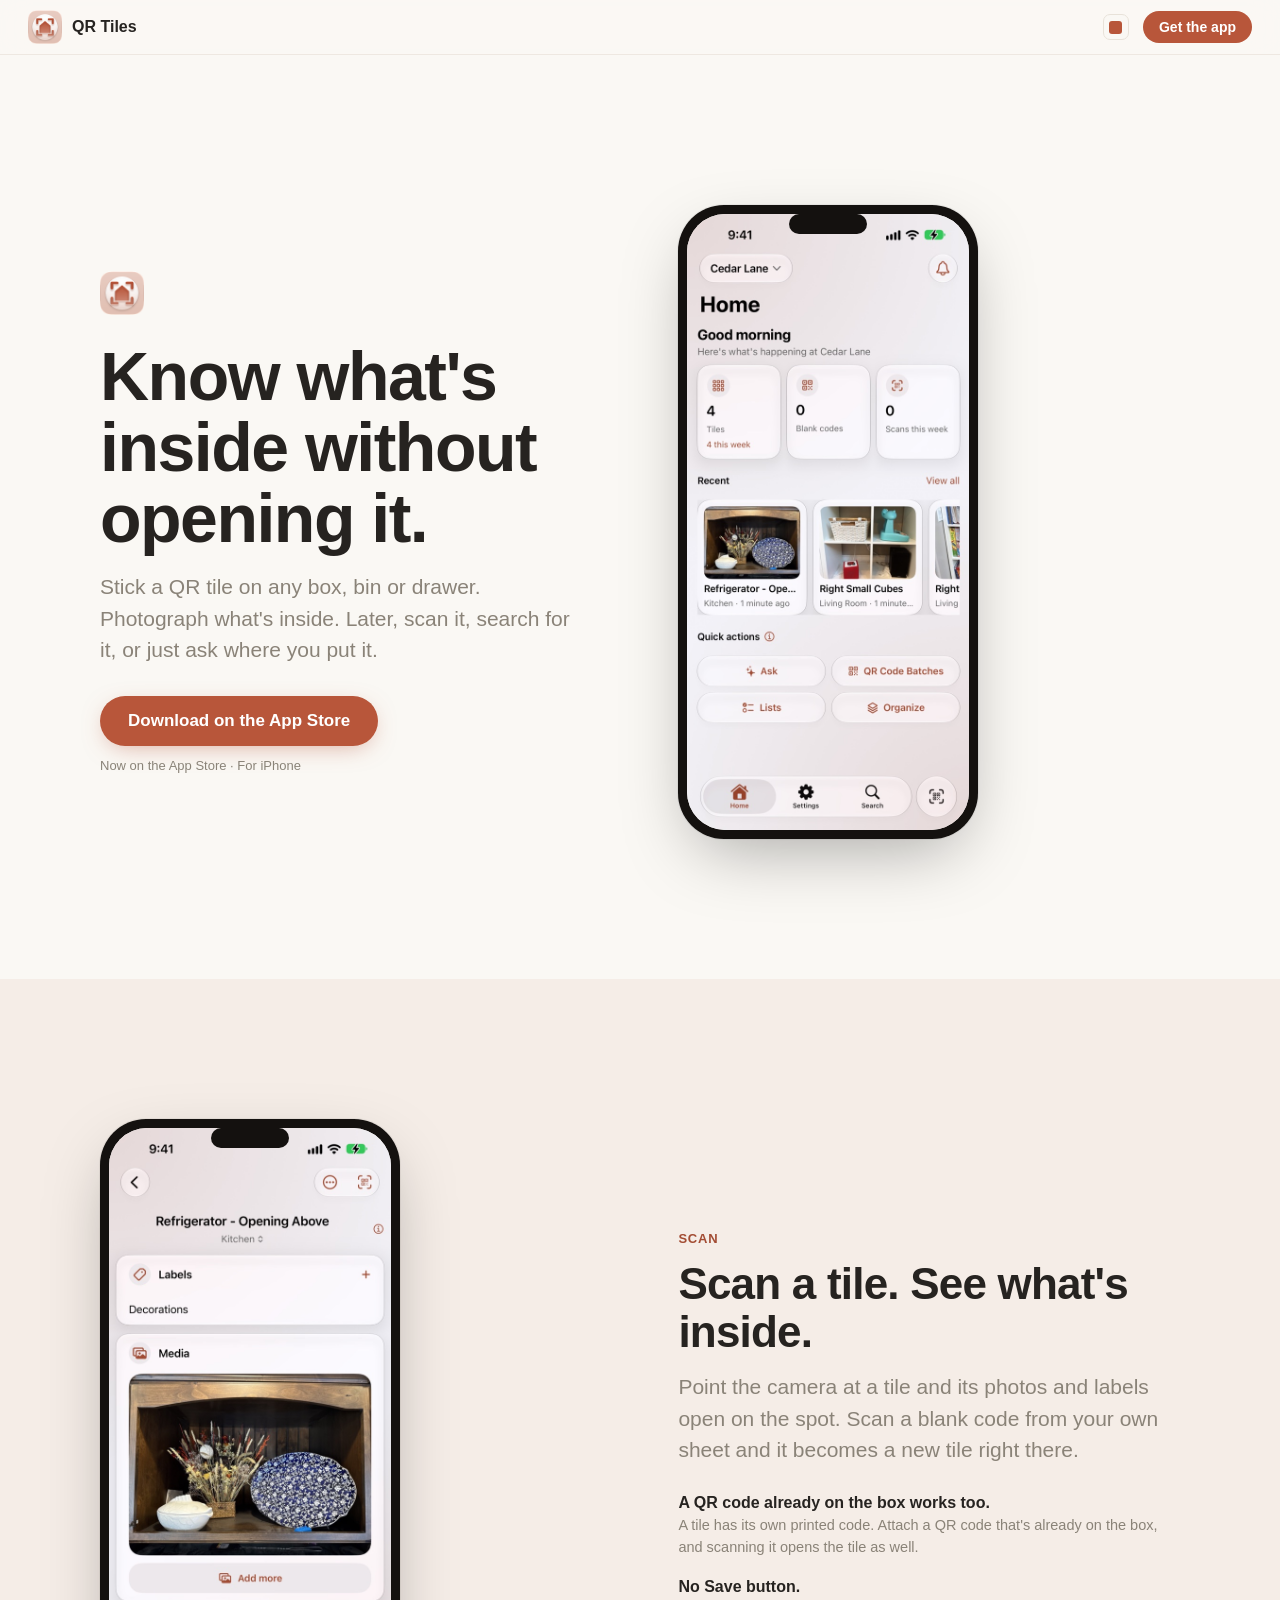
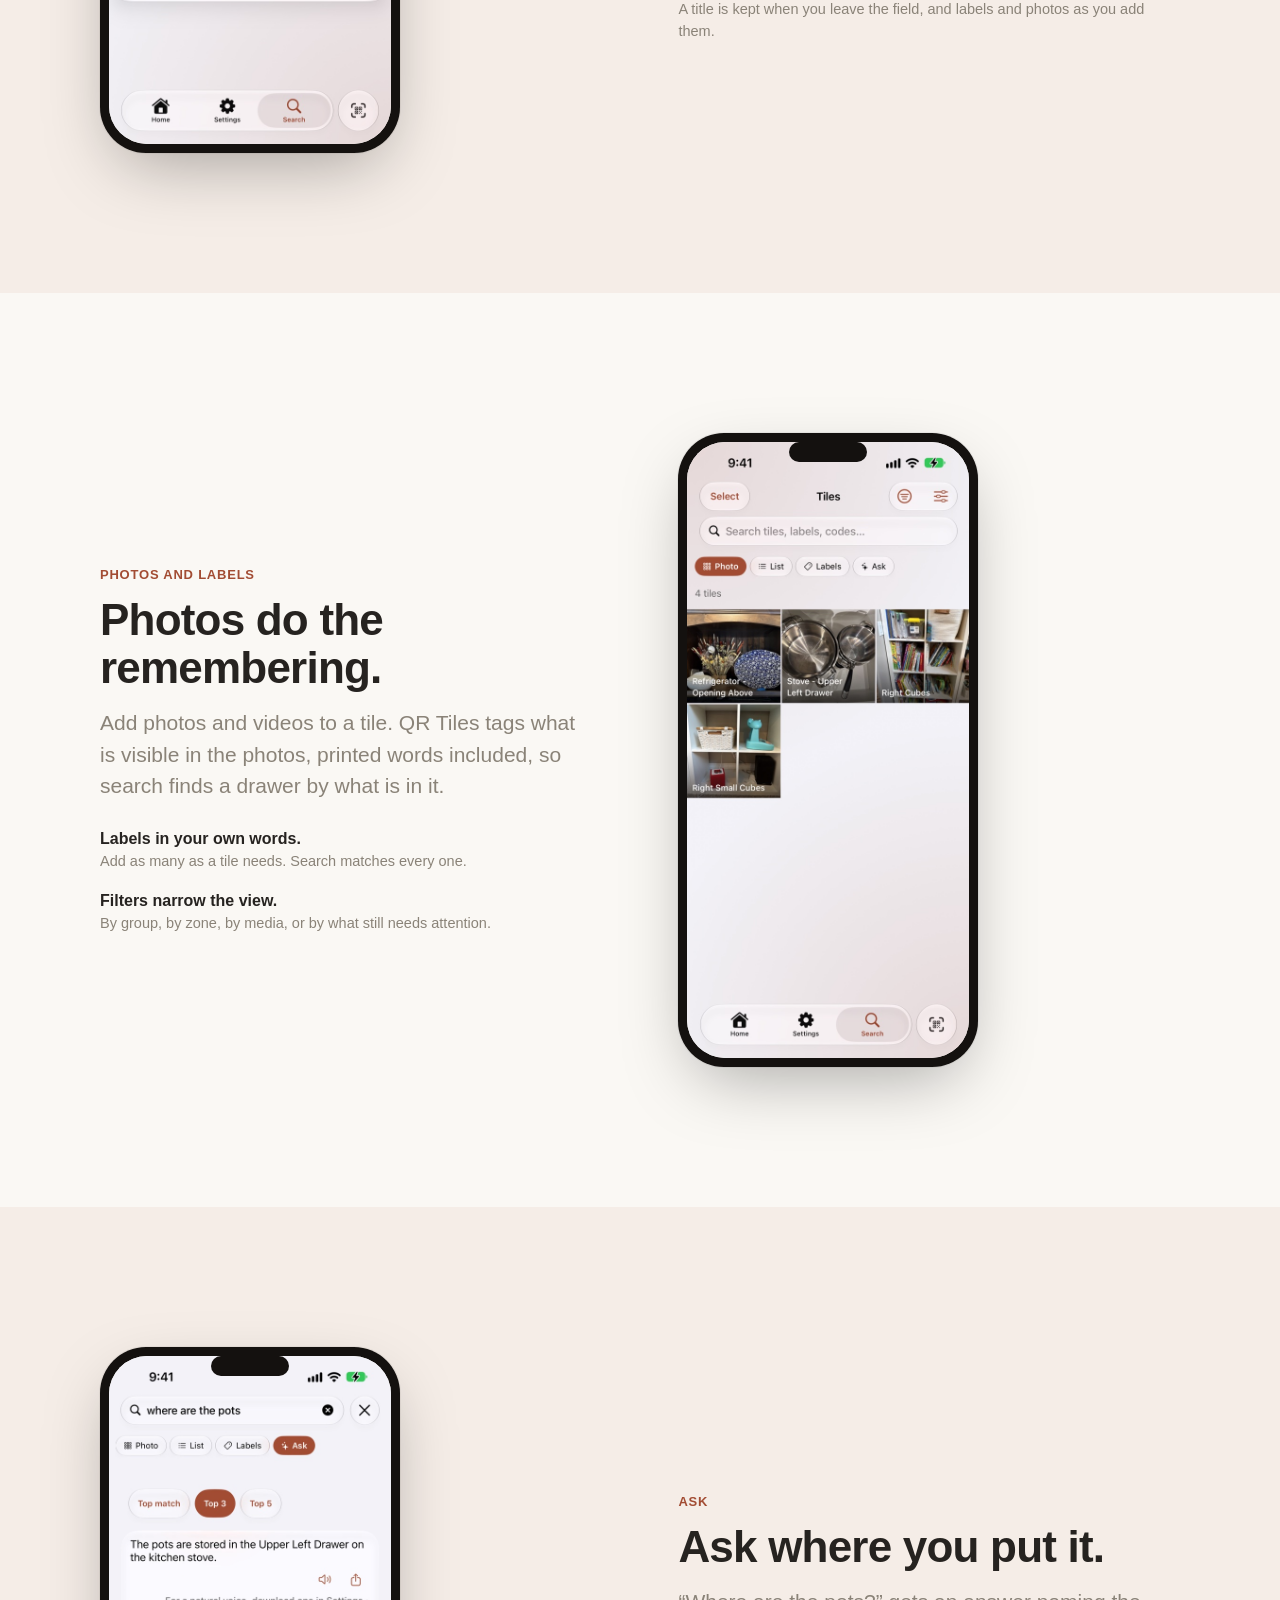
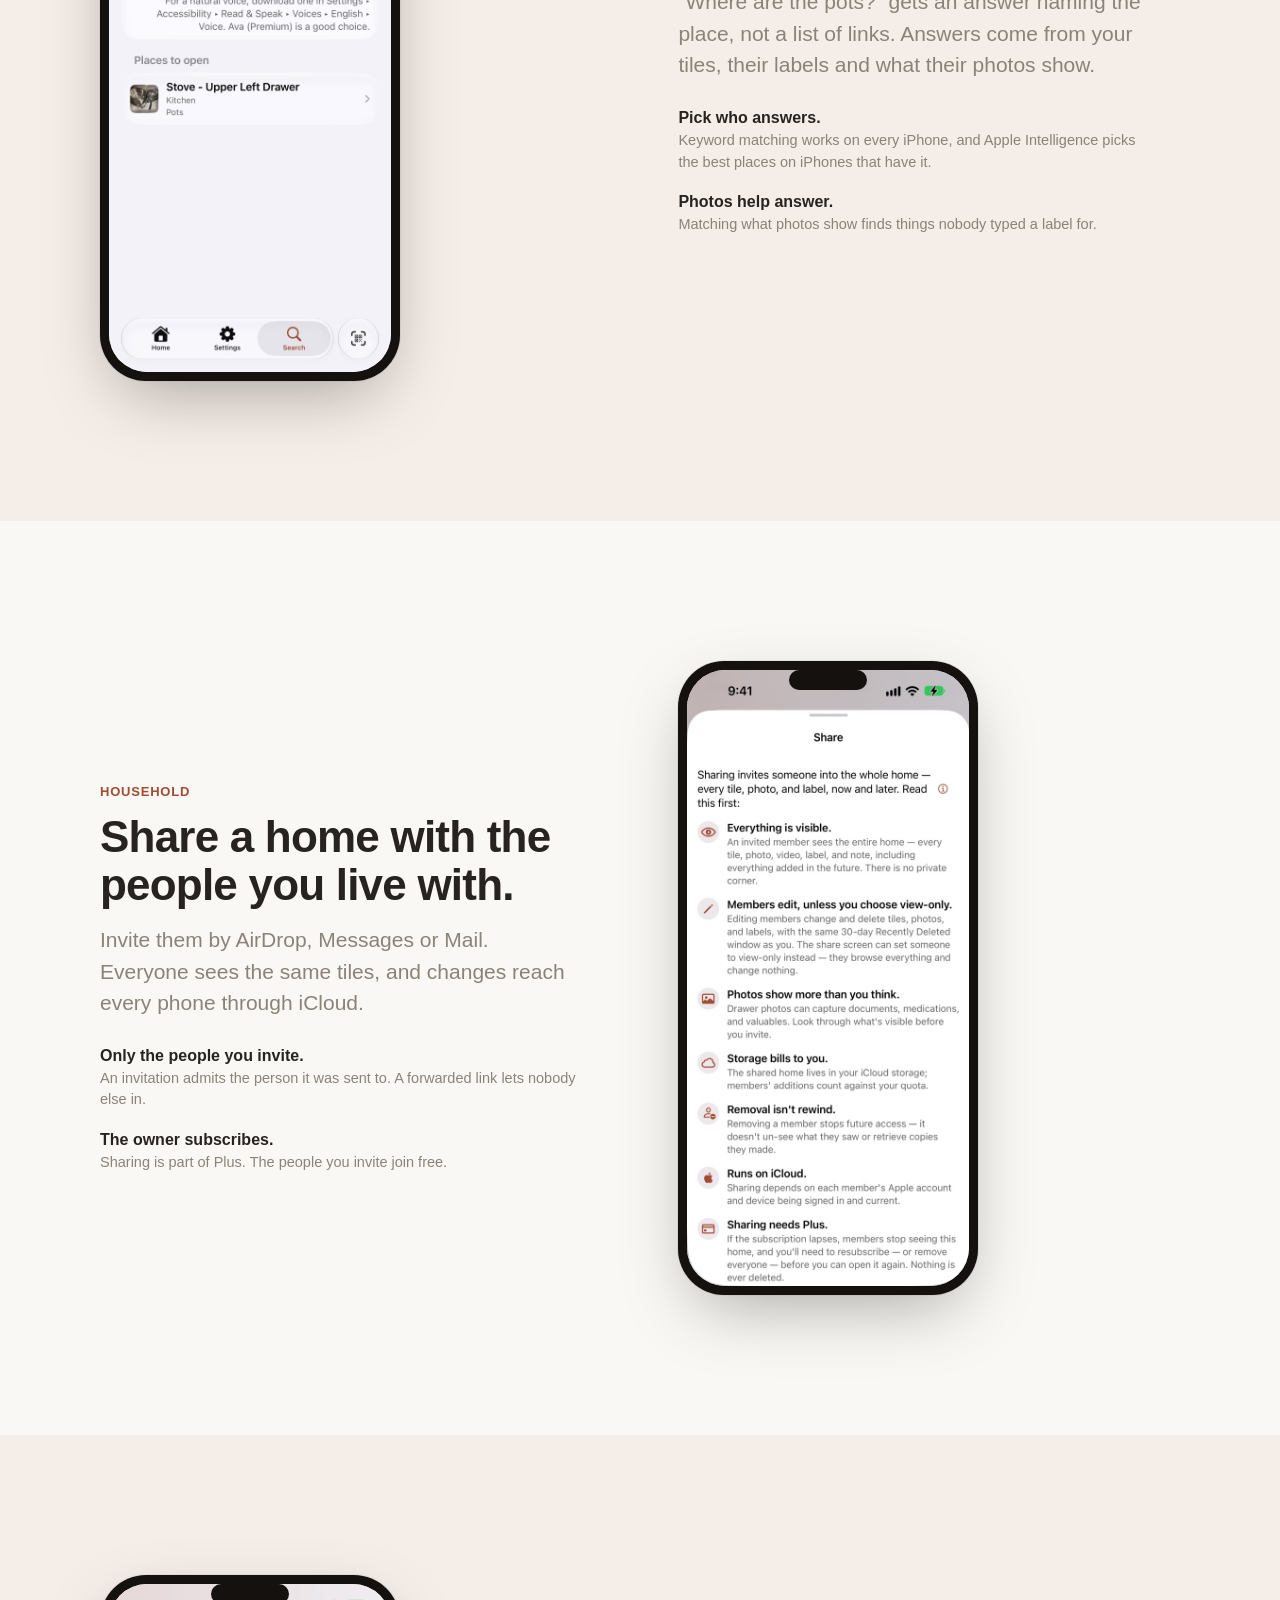
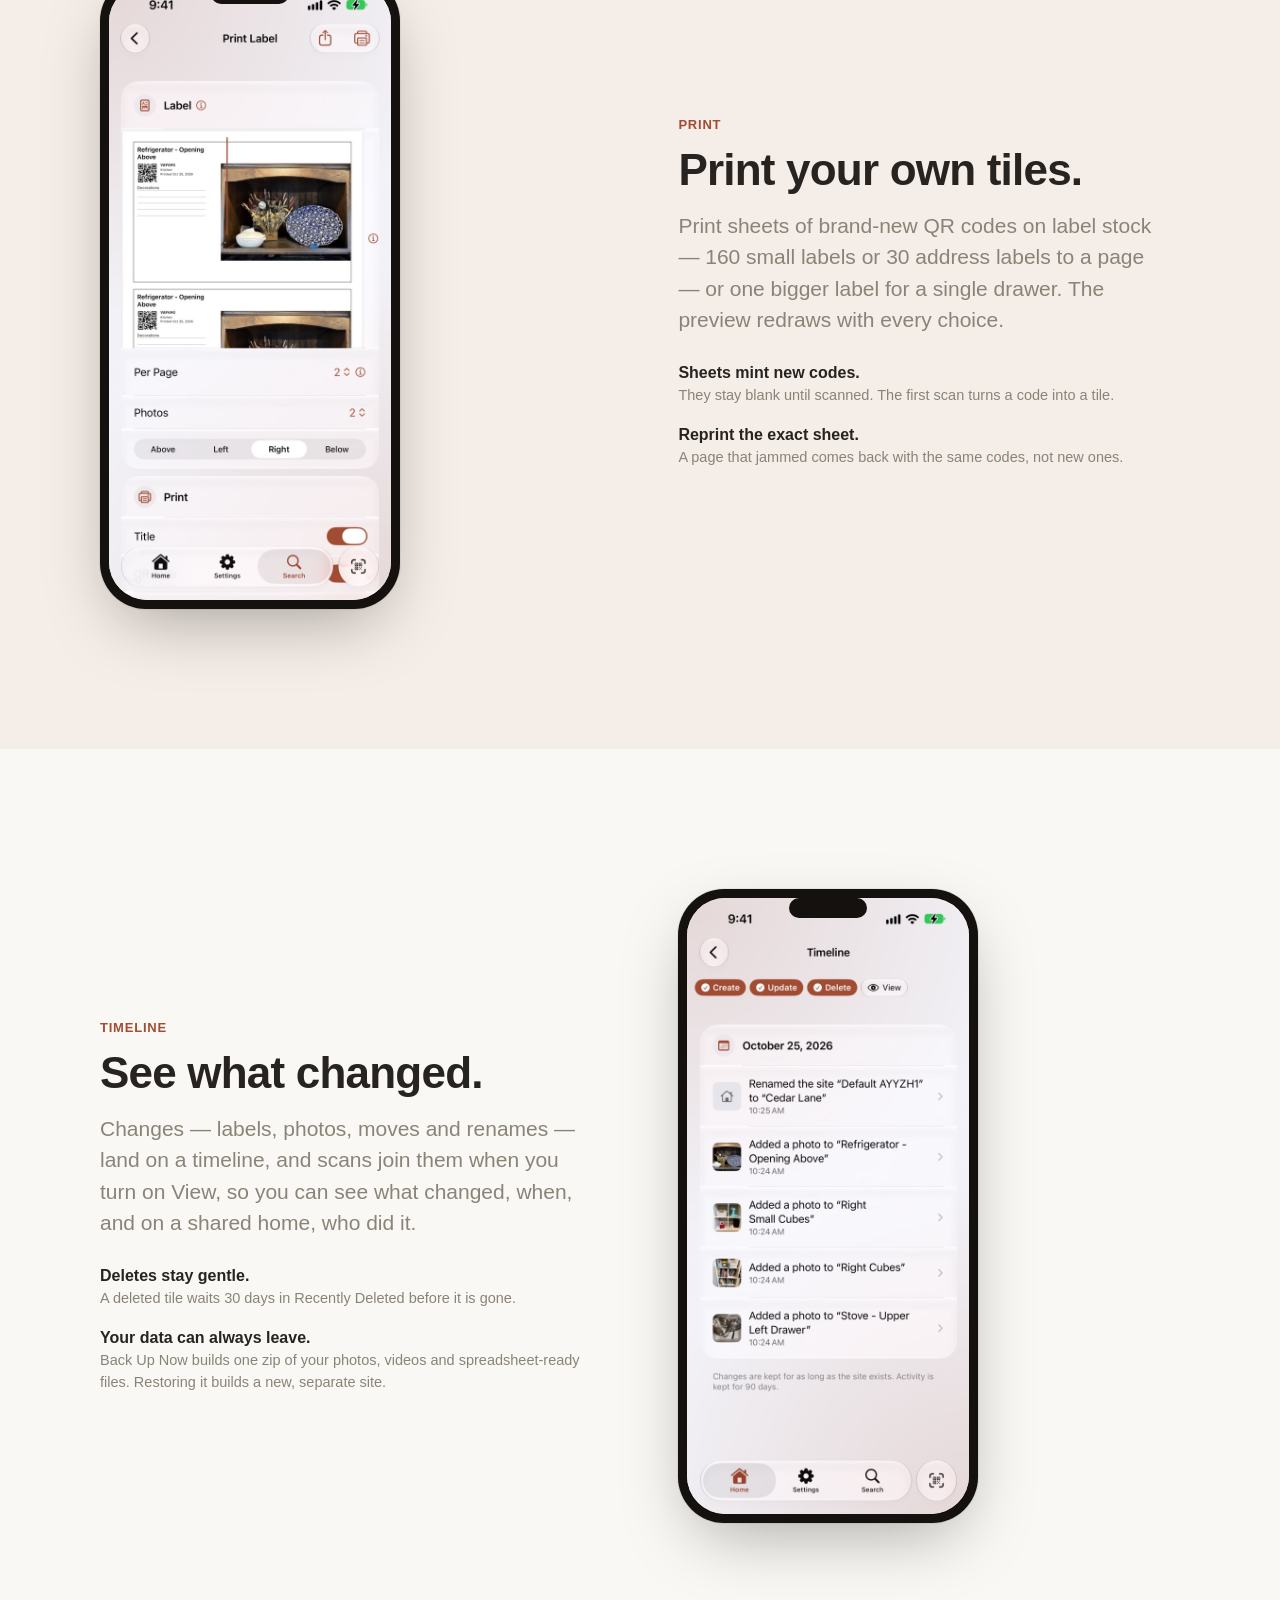
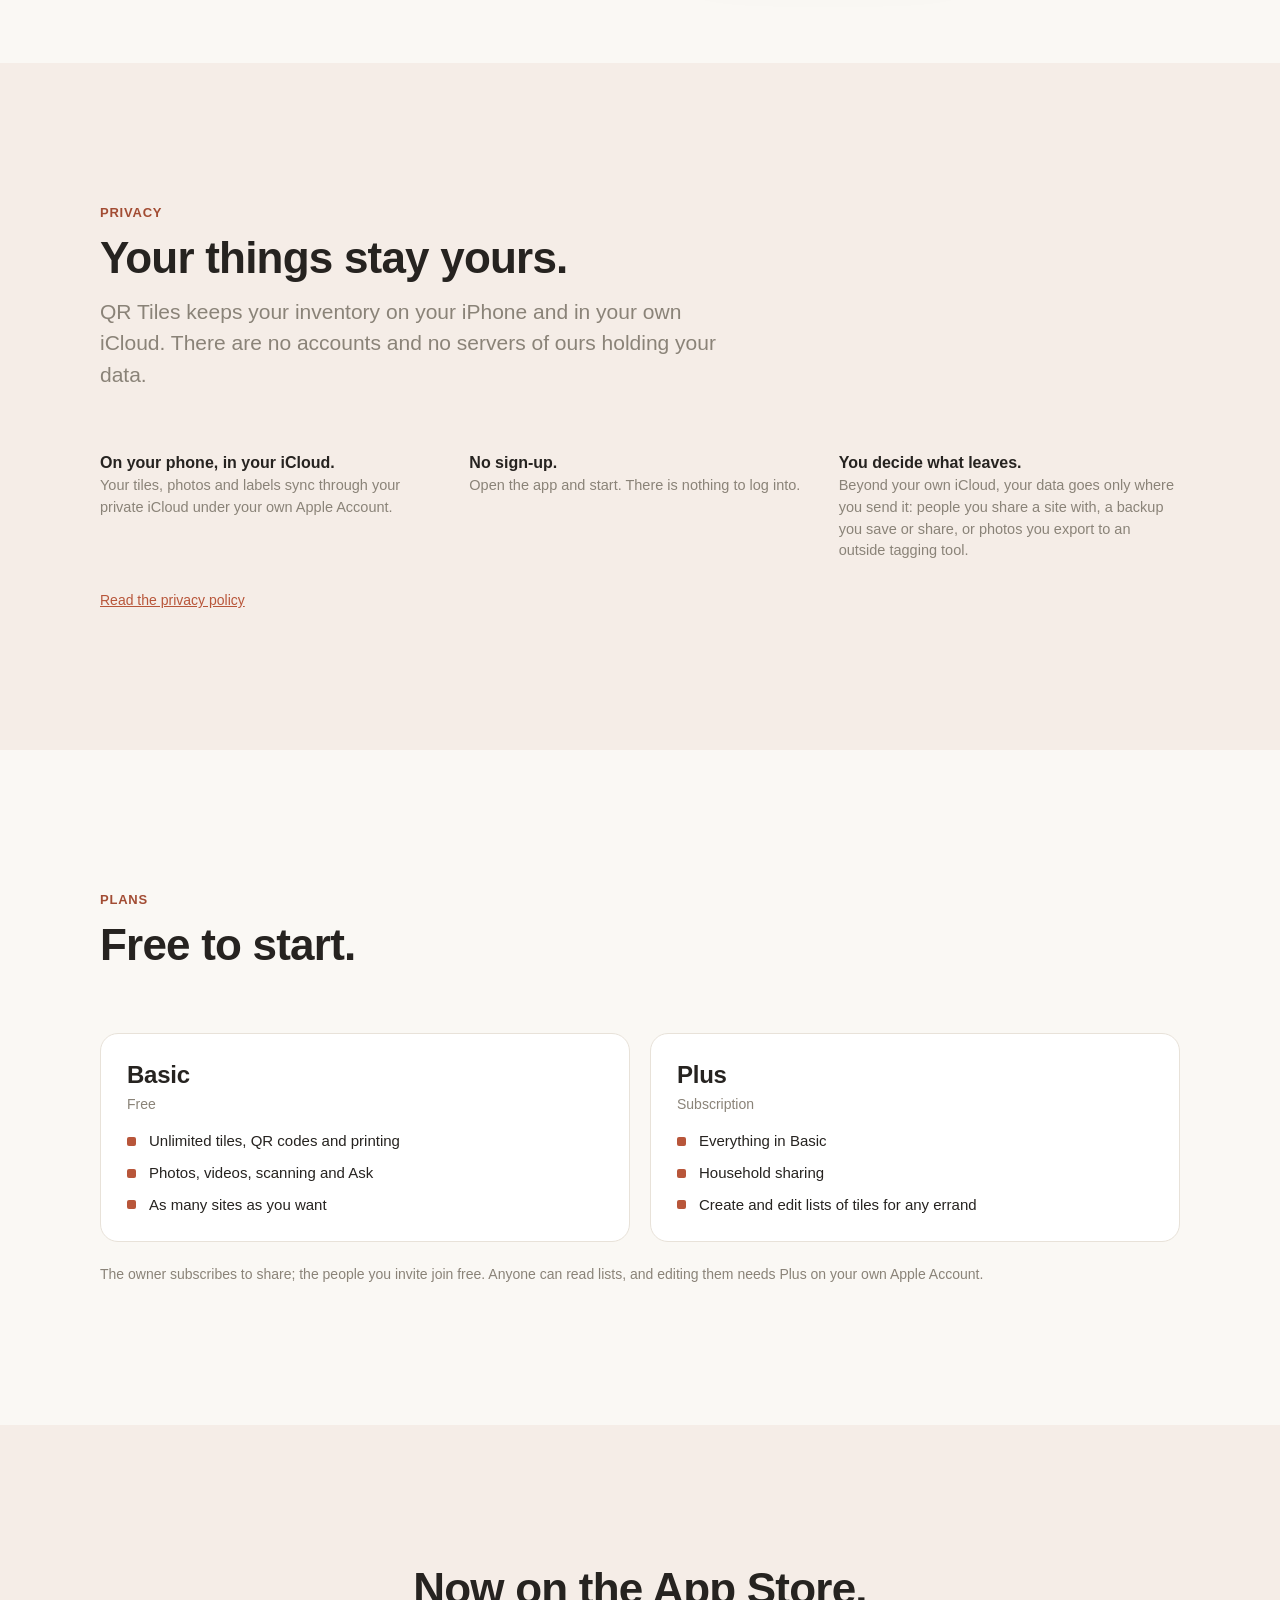
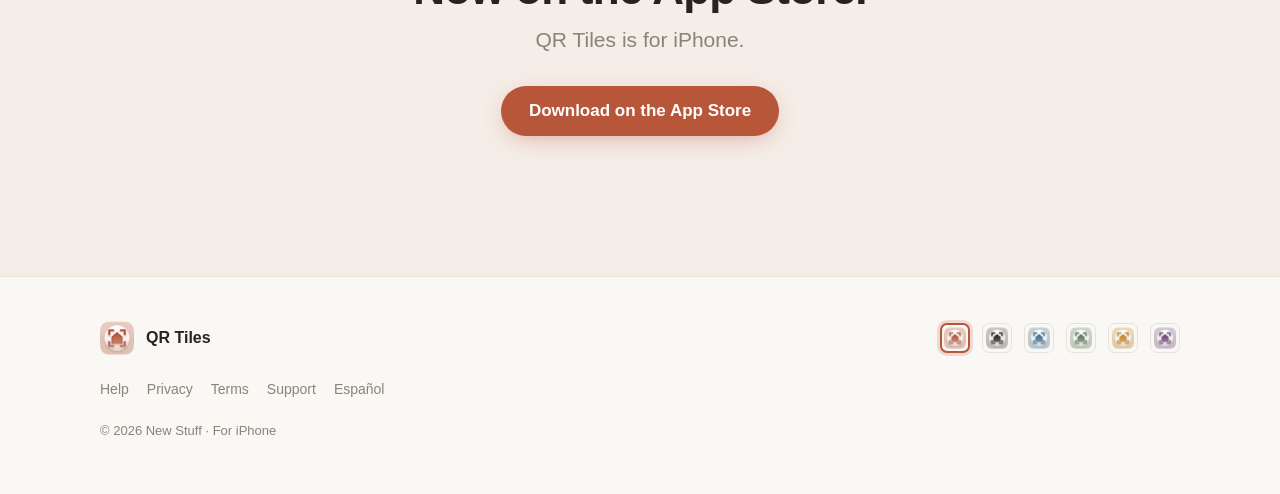
<file: index.html>
<!doctype html>
<html lang="en" data-accent="clay">
<head>
<meta charset="utf-8">
<meta name="viewport" content="width=device-width, initial-scale=1">
<title>QR Tiles — know what's inside without opening it</title>
<meta name="description" content="Stick a QR tile on any box, bin or drawer, photograph what's inside, and find it later by scanning, searching or asking. For iPhone.">
<link rel="alternate" hreflang="en" href="https://newstuff.app/">
<link rel="alternate" hreflang="es" href="https://newstuff.app/es/">
<link rel="alternate" hreflang="x-default" href="https://newstuff.app/">
<link rel="icon" href="/favicon.png" type="image/png" sizes="64x64">
<link rel="apple-touch-icon" href="/apple-touch-icon.png">
<link rel="stylesheet" href="/assets/tokens.css">
<link rel="stylesheet" href="/assets/site.css">
<script>
(function () {
  var d = document.documentElement, s = null, a = null, l = null;
  try { s = localStorage; a = s.getItem("qrt-accent"); l = s.getItem("qrt-lang"); } catch (e) { s = null; }
  if (a) { d.dataset.accent = a; }
  if (!s || l === "en") return;
  var n = navigator, f = (n.languages && n.languages[0]) || n.language || "";
  if (l !== "es" && !/^es(?:[-_]|$)/i.test(f)) return;
  try { s.setItem("qrt-lang-probe", "1"); s.removeItem("qrt-lang-probe"); } catch (e) { return; }
  var t = document.querySelector('link[rel="alternate"][hreflang="es"]');
  if (t && t.href) location.replace(t.href.replace(/^[a-z]+:\/\/[^\/]+/i, "") + location.search + location.hash);
})();
</script>
</head>
<body>
<a class="skip-link" href="#main">Skip to content</a>

<header class="hdr on hdr-static">
  <a class="hdr-brand" href="/">
    <picture class="mark-pic" aria-hidden="true"><source srcset="/assets/app-icon-dark.png" media="(prefers-color-scheme: dark)"><img class="mark mark-sm" src="/assets/app-icon.png" alt="" width="34" height="34"></picture>
    QR Tiles
  </a>
  <span class="spacer"></span>
  <div class="hdr-pick">
    <button class="hdr-dot" aria-label="Change color" aria-expanded="false"><span class="d"></span></button>
    <div class="hdr-pop">
      <div class="sw-row sw-sm">
        <button class="sw" data-c="clay" aria-label="Clay" aria-pressed="false"><picture class="sw-pic" aria-hidden="true"><source srcset="/assets/app-icon-dark.png" media="(prefers-color-scheme: dark)"><img src="/assets/app-icon.png" alt="" width="22" height="22" loading="lazy"></picture></button>
        <button class="sw" data-c="ink" aria-label="Ink" aria-pressed="false"><picture class="sw-pic" aria-hidden="true"><source srcset="/assets/icons/ink/app-icon-dark.png" media="(prefers-color-scheme: dark)"><img src="/assets/icons/ink/app-icon.png" alt="" width="22" height="22" loading="lazy"></picture></button>
        <button class="sw" data-c="ocean" aria-label="Ocean" aria-pressed="false"><picture class="sw-pic" aria-hidden="true"><source srcset="/assets/icons/ocean/app-icon-dark.png" media="(prefers-color-scheme: dark)"><img src="/assets/icons/ocean/app-icon.png" alt="" width="22" height="22" loading="lazy"></picture></button>
        <button class="sw" data-c="sage" aria-label="Sage" aria-pressed="false"><picture class="sw-pic" aria-hidden="true"><source srcset="/assets/icons/sage/app-icon-dark.png" media="(prefers-color-scheme: dark)"><img src="/assets/icons/sage/app-icon.png" alt="" width="22" height="22" loading="lazy"></picture></button>
        <button class="sw" data-c="honey" aria-label="Honey" aria-pressed="false"><picture class="sw-pic" aria-hidden="true"><source srcset="/assets/icons/honey/app-icon-dark.png" media="(prefers-color-scheme: dark)"><img src="/assets/icons/honey/app-icon.png" alt="" width="22" height="22" loading="lazy"></picture></button>
        <button class="sw" data-c="plum" aria-label="Plum" aria-pressed="false"><picture class="sw-pic" aria-hidden="true"><source srcset="/assets/icons/plum/app-icon-dark.png" media="(prefers-color-scheme: dark)"><img src="/assets/icons/plum/app-icon.png" alt="" width="22" height="22" loading="lazy"></picture></button>
      </div>
    </div>
  </div>
  <a class="hdr-cta" href="/get/">Get the app</a>
</header>

<main id="main">

<section class="sec hero">
  <div class="sec-inner duo">
    <div class="duo-copy">
      <picture class="mark-pic" aria-hidden="true"><source srcset="/assets/app-icon-dark.png" media="(prefers-color-scheme: dark)"><img class="mark" src="/assets/app-icon.png" alt="" width="44" height="44"></picture>
      <h1 class="h-display">Know what's inside without opening it.</h1>
      <p class="lede">Stick a QR tile on any box, bin or drawer. Photograph what's inside. Later, scan it, search for it, or just ask where you put it.</p>
      <p class="hero-cta"><a class="cta" href="https://apps.apple.com/us/app/qr-tiles-home-inventory/id6799444682">Download on the App Store</a><span class="cta-note">Now on the App Store · For iPhone</span></p>
    </div>
    <div class="duo-device">
      <div class="device"><div class="island" aria-hidden="true"></div><div class="screen">
        <picture><source srcset="/assets/screens/home-dark.jpg" media="(prefers-color-scheme: dark)"><img class="shot" src="/assets/screens/home-light.jpg" alt="The QR Tiles Home screen: counts of tiles, blank codes and this week's scans, recent tiles, and quick actions." width="600" height="1303"></picture>
      </div></div>
    </div>
  </div>
</section>

<section class="sec sec-alt" aria-labelledby="scan-h">
  <div class="sec-inner duo">
    <div class="duo-device">
      <div class="device"><div class="island" aria-hidden="true"></div><div class="screen">
        <picture><source srcset="/assets/screens/tile-dark.jpg" media="(prefers-color-scheme: dark)"><img class="shot" src="/assets/screens/tile-light.jpg" alt="A tile's page: its title and group, its labels, and its photo." width="600" height="1303" loading="lazy"></picture>
      </div></div>
    </div>
    <div class="duo-copy">
      <p class="kicker">Scan</p>
      <h2 class="h-sec" id="scan-h">Scan a tile. See what's inside.</h2>
      <p class="lede">Point the camera at a tile and its photos and labels open on the spot. Scan a blank code from your own sheet and it becomes a new tile right there.</p>
      <div class="points">
        <div class="point"><div><b>A QR code already on the box works too.</b><p>A tile has its own printed code. Attach a QR code that's already on the box, and scanning it opens the tile as well.</p></div></div>
        <div class="point"><div><b>No Save button.</b><p>A title is kept when you leave the field, and labels and photos as you add them.</p></div></div>
      </div>
    </div>
  </div>
</section>

<section class="sec" aria-labelledby="photos-h">
  <div class="sec-inner duo">
    <div class="duo-copy">
      <p class="kicker">Photos and labels</p>
      <h2 class="h-sec" id="photos-h">Photos do the remembering.</h2>
      <p class="lede">Add photos and videos to a tile. QR Tiles tags what is visible in the photos, printed words included, so search finds a drawer by what is in it.</p>
      <div class="points">
        <div class="point"><div><b>Labels in your own words.</b><p>Add as many as a tile needs. Search matches every one.</p></div></div>
        <div class="point"><div><b>Filters narrow the view.</b><p>By group, by zone, by media, or by what still needs attention.</p></div></div>
      </div>
    </div>
    <div class="duo-device">
      <div class="device"><div class="island" aria-hidden="true"></div><div class="screen">
        <picture><source srcset="/assets/screens/tiles-dark.jpg" media="(prefers-color-scheme: dark)"><img class="shot" src="/assets/screens/tiles-light.jpg" alt="The Tiles page in Photo view: each tile's photo and title." width="600" height="1303" loading="lazy"></picture>
      </div></div>
    </div>
  </div>
</section>

<section class="sec sec-alt" aria-labelledby="ask-h">
  <div class="sec-inner duo">
    <div class="duo-device">
      <div class="device"><div class="island" aria-hidden="true"></div><div class="screen">
        <picture><source srcset="/assets/screens/ask-dark.jpg" media="(prefers-color-scheme: dark)"><img class="shot" src="/assets/screens/ask-light.jpg" alt="Ask: a question in plain words and the tiles that answer it." width="600" height="1303" loading="lazy"></picture>
      </div></div>
    </div>
    <div class="duo-copy">
      <p class="kicker">Ask</p>
      <h2 class="h-sec" id="ask-h">Ask where you put it.</h2>
      <p class="lede">“Where are the pots?” gets an answer naming the place, not a list of links. Answers come from your tiles, their labels and what their photos show.</p>
      <div class="points">
        <div class="point"><div><b>Pick who answers.</b><p>Keyword matching works on every iPhone, and Apple Intelligence picks the best places on iPhones that have it.</p></div></div>
        <div class="point"><div><b>Photos help answer.</b><p>Matching what photos show finds things nobody typed a label for.</p></div></div>
      </div>
    </div>
  </div>
</section>

<section class="sec" aria-labelledby="share-h">
  <div class="sec-inner duo">
    <div class="duo-copy">
      <p class="kicker">Household</p>
      <h2 class="h-sec" id="share-h">Share a home with the people you live with.</h2>
      <p class="lede">Invite them by AirDrop, Messages or Mail. Everyone sees the same tiles, and changes reach every phone through iCloud.</p>
      <div class="points">
        <div class="point"><div><b>Only the people you invite.</b><p>An invitation admits the person it was sent to. A forwarded link lets nobody else in.</p></div></div>
        <div class="point"><div><b>The owner subscribes.</b><p>Sharing is part of Plus. The people you invite join free.</p></div></div>
      </div>
    </div>
    <div class="duo-device">
      <div class="device"><div class="island" aria-hidden="true"></div><div class="screen">
        <picture><source srcset="/assets/screens/sharing-dark.jpg" media="(prefers-color-scheme: dark)"><img class="shot" src="/assets/screens/sharing-light.jpg" alt="Sharing a home: what an invited member sees, and the invite button." width="600" height="1303" loading="lazy"></picture>
      </div></div>
    </div>
  </div>
</section>

<section class="sec sec-alt" aria-labelledby="print-h">
  <div class="sec-inner duo">
    <div class="duo-device">
      <div class="device"><div class="island" aria-hidden="true"></div><div class="screen">
        <picture><source srcset="/assets/screens/print-dark.jpg" media="(prefers-color-scheme: dark)"><img class="shot" src="/assets/screens/print-light.jpg" alt="A drawer label with its QR code, title and photo, previewed before printing." width="600" height="1303" loading="lazy"></picture>
      </div></div>
    </div>
    <div class="duo-copy">
      <p class="kicker">Print</p>
      <h2 class="h-sec" id="print-h">Print your own tiles.</h2>
      <p class="lede">Print sheets of brand-new QR codes on label stock — 160 small labels or 30 address labels to a page — or one bigger label for a single drawer. The preview redraws with every choice.</p>
      <div class="points">
        <div class="point"><div><b>Sheets mint new codes.</b><p>They stay blank until scanned. The first scan turns a code into a tile.</p></div></div>
        <div class="point"><div><b>Reprint the exact sheet.</b><p>A page that jammed comes back with the same codes, not new ones.</p></div></div>
      </div>
    </div>
  </div>
</section>

<section class="sec" aria-labelledby="timeline-h">
  <div class="sec-inner duo">
    <div class="duo-copy">
      <p class="kicker">Timeline</p>
      <h2 class="h-sec" id="timeline-h">See what changed.</h2>
      <p class="lede">Changes — labels, photos, moves and renames — land on a timeline, and scans join them when you turn on View, so you can see what changed, when, and on a shared home, who did it.</p>
      <div class="points">
        <div class="point"><div><b>Deletes stay gentle.</b><p>A deleted tile waits 30 days in Recently Deleted before it is gone.</p></div></div>
        <div class="point"><div><b>Your data can always leave.</b><p>Back Up Now builds one zip of your photos, videos and spreadsheet-ready files. Restoring it builds a new, separate site.</p></div></div>
      </div>
    </div>
    <div class="duo-device">
      <div class="device"><div class="island" aria-hidden="true"></div><div class="screen">
        <picture><source srcset="/assets/screens/timeline-dark.jpg" media="(prefers-color-scheme: dark)"><img class="shot" src="/assets/screens/timeline-light.jpg" alt="The Timeline: recent edits and added photos, newest first." width="600" height="1303" loading="lazy"></picture>
      </div></div>
    </div>
  </div>
</section>

<section class="sec sec-alt" aria-labelledby="privacy-h">
  <div class="sec-inner">
    <div class="sec-head">
      <p class="kicker">Privacy</p>
      <h2 class="h-sec" id="privacy-h">Your things stay yours.</h2>
      <p class="lede">QR Tiles keeps your inventory on your iPhone and in your own iCloud. There are no accounts and no servers of ours holding your data.</p>
    </div>
    <div class="points privacy-points">
      <div class="point"><div><b>On your phone, in your iCloud.</b><p>Your tiles, photos and labels sync through your private iCloud under your own Apple Account.</p></div></div>
      <div class="point"><div><b>No sign-up.</b><p>Open the app and start. There is nothing to log into.</p></div></div>
      <div class="point"><div><b>You decide what leaves.</b><p>Beyond your own iCloud, your data goes only where you send it: people you share a site with, a backup you save or share, or photos you export to an outside tagging tool.</p></div></div>
    </div>
    <p class="meta privacy-more"><a href="/privacy/">Read the privacy policy</a></p>
  </div>
</section>

<section class="sec" aria-labelledby="plans-h">
  <div class="sec-inner">
    <div class="sec-head">
      <p class="kicker">Plans</p>
      <h2 class="h-sec" id="plans-h">Free to start.</h2>
    </div>
    <div class="plans">
      <div class="plan">
        <h3 class="h-sub">Basic</h3>
        <p class="meta">Free</p>
        <ul>
          <li>Unlimited tiles, QR codes and printing</li>
          <li>Photos, videos, scanning and Ask</li>
          <li>As many sites as you want</li>
        </ul>
      </div>
      <div class="plan">
        <h3 class="h-sub">Plus</h3>
        <p class="meta">Subscription</p>
        <ul>
          <li>Everything in Basic</li>
          <li>Household sharing</li>
          <li>Create and edit lists of tiles for any errand</li>
        </ul>
      </div>
    </div>
    <p class="meta plans-note">The owner subscribes to share; the people you invite join free. Anyone can read lists, and editing them needs Plus on your own Apple Account.</p>
  </div>
</section>

<section class="sec sec-alt closing">
  <div class="sec-inner">
    <h2 class="h-sec">Now on the App Store.</h2>
    <p class="lede">QR Tiles is for iPhone.</p>
    <p class="hero-cta"><a class="cta" href="https://apps.apple.com/us/app/qr-tiles-home-inventory/id6799444682">Download on the App Store</a></p>
  </div>
</section>

</main>

<footer class="foot">
  <div class="foot-inner">
    <div class="foot-top">
      <picture class="mark-pic" aria-hidden="true"><source srcset="/assets/app-icon-dark.png" media="(prefers-color-scheme: dark)"><img class="mark mark-sm" src="/assets/app-icon.png" alt="" width="34" height="34"></picture>
      <span class="foot-name">QR Tiles</span>
      <div class="sw-row sw-sm" role="group" aria-label="Site color">
        <button class="sw" data-c="clay" aria-label="Clay" aria-pressed="false"><picture class="sw-pic" aria-hidden="true"><source srcset="/assets/app-icon-dark.png" media="(prefers-color-scheme: dark)"><img src="/assets/app-icon.png" alt="" width="22" height="22" loading="lazy"></picture></button>
        <button class="sw" data-c="ink" aria-label="Ink" aria-pressed="false"><picture class="sw-pic" aria-hidden="true"><source srcset="/assets/icons/ink/app-icon-dark.png" media="(prefers-color-scheme: dark)"><img src="/assets/icons/ink/app-icon.png" alt="" width="22" height="22" loading="lazy"></picture></button>
        <button class="sw" data-c="ocean" aria-label="Ocean" aria-pressed="false"><picture class="sw-pic" aria-hidden="true"><source srcset="/assets/icons/ocean/app-icon-dark.png" media="(prefers-color-scheme: dark)"><img src="/assets/icons/ocean/app-icon.png" alt="" width="22" height="22" loading="lazy"></picture></button>
        <button class="sw" data-c="sage" aria-label="Sage" aria-pressed="false"><picture class="sw-pic" aria-hidden="true"><source srcset="/assets/icons/sage/app-icon-dark.png" media="(prefers-color-scheme: dark)"><img src="/assets/icons/sage/app-icon.png" alt="" width="22" height="22" loading="lazy"></picture></button>
        <button class="sw" data-c="honey" aria-label="Honey" aria-pressed="false"><picture class="sw-pic" aria-hidden="true"><source srcset="/assets/icons/honey/app-icon-dark.png" media="(prefers-color-scheme: dark)"><img src="/assets/icons/honey/app-icon.png" alt="" width="22" height="22" loading="lazy"></picture></button>
        <button class="sw" data-c="plum" aria-label="Plum" aria-pressed="false"><picture class="sw-pic" aria-hidden="true"><source srcset="/assets/icons/plum/app-icon-dark.png" media="(prefers-color-scheme: dark)"><img src="/assets/icons/plum/app-icon.png" alt="" width="22" height="22" loading="lazy"></picture></button>
      </div>
    </div>
    <nav class="foot-links" aria-label="Site">
      <a href="/help/">Help</a>
      <a href="/privacy/">Privacy</a>
      <a href="/terms/">Terms</a>
      <a href="/support/">Support</a>
      <a class="foot-lang" href="/es/" lang="es" hreflang="es" data-lang="es">Español</a>
    </nav>
    <p class="foot-fine">© 2026 New Stuff · For iPhone</p>
  </div>
</footer>

<script src="/assets/site.js"></script>
</body>
</html>
</file>
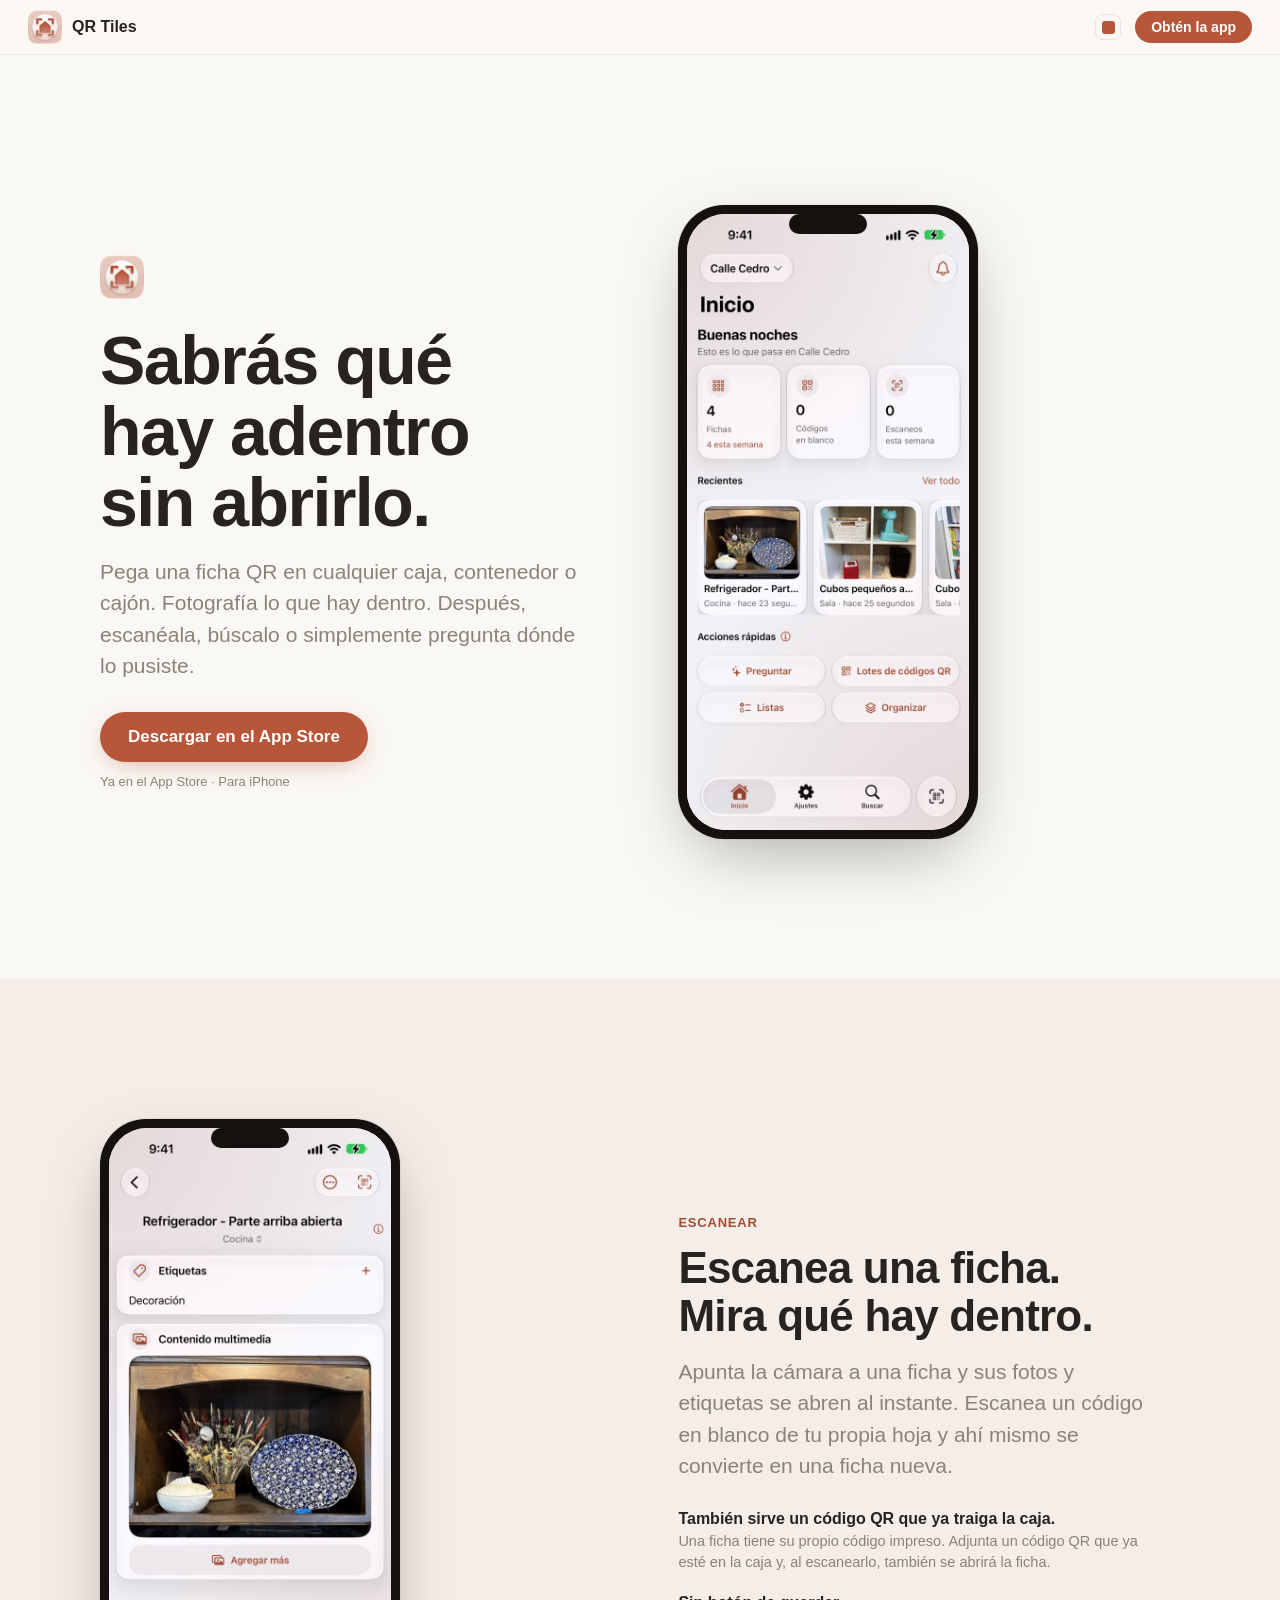
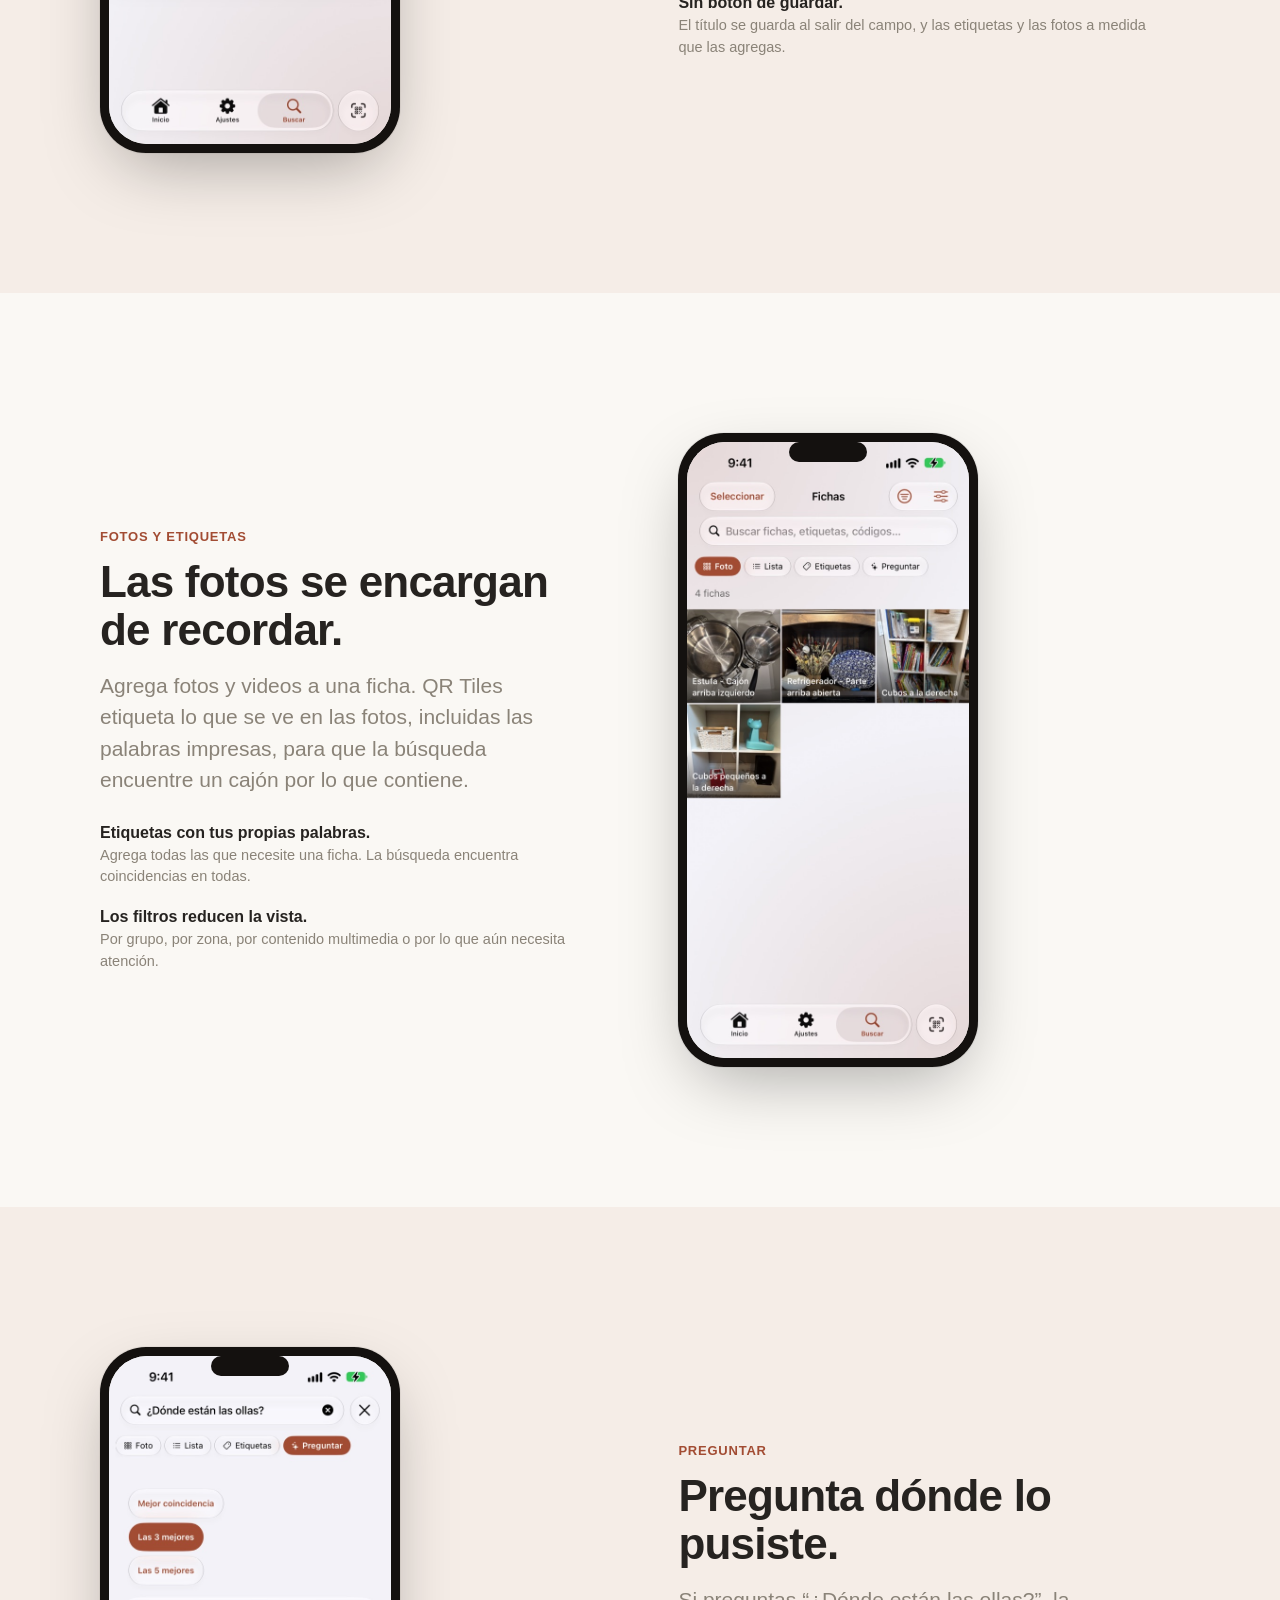
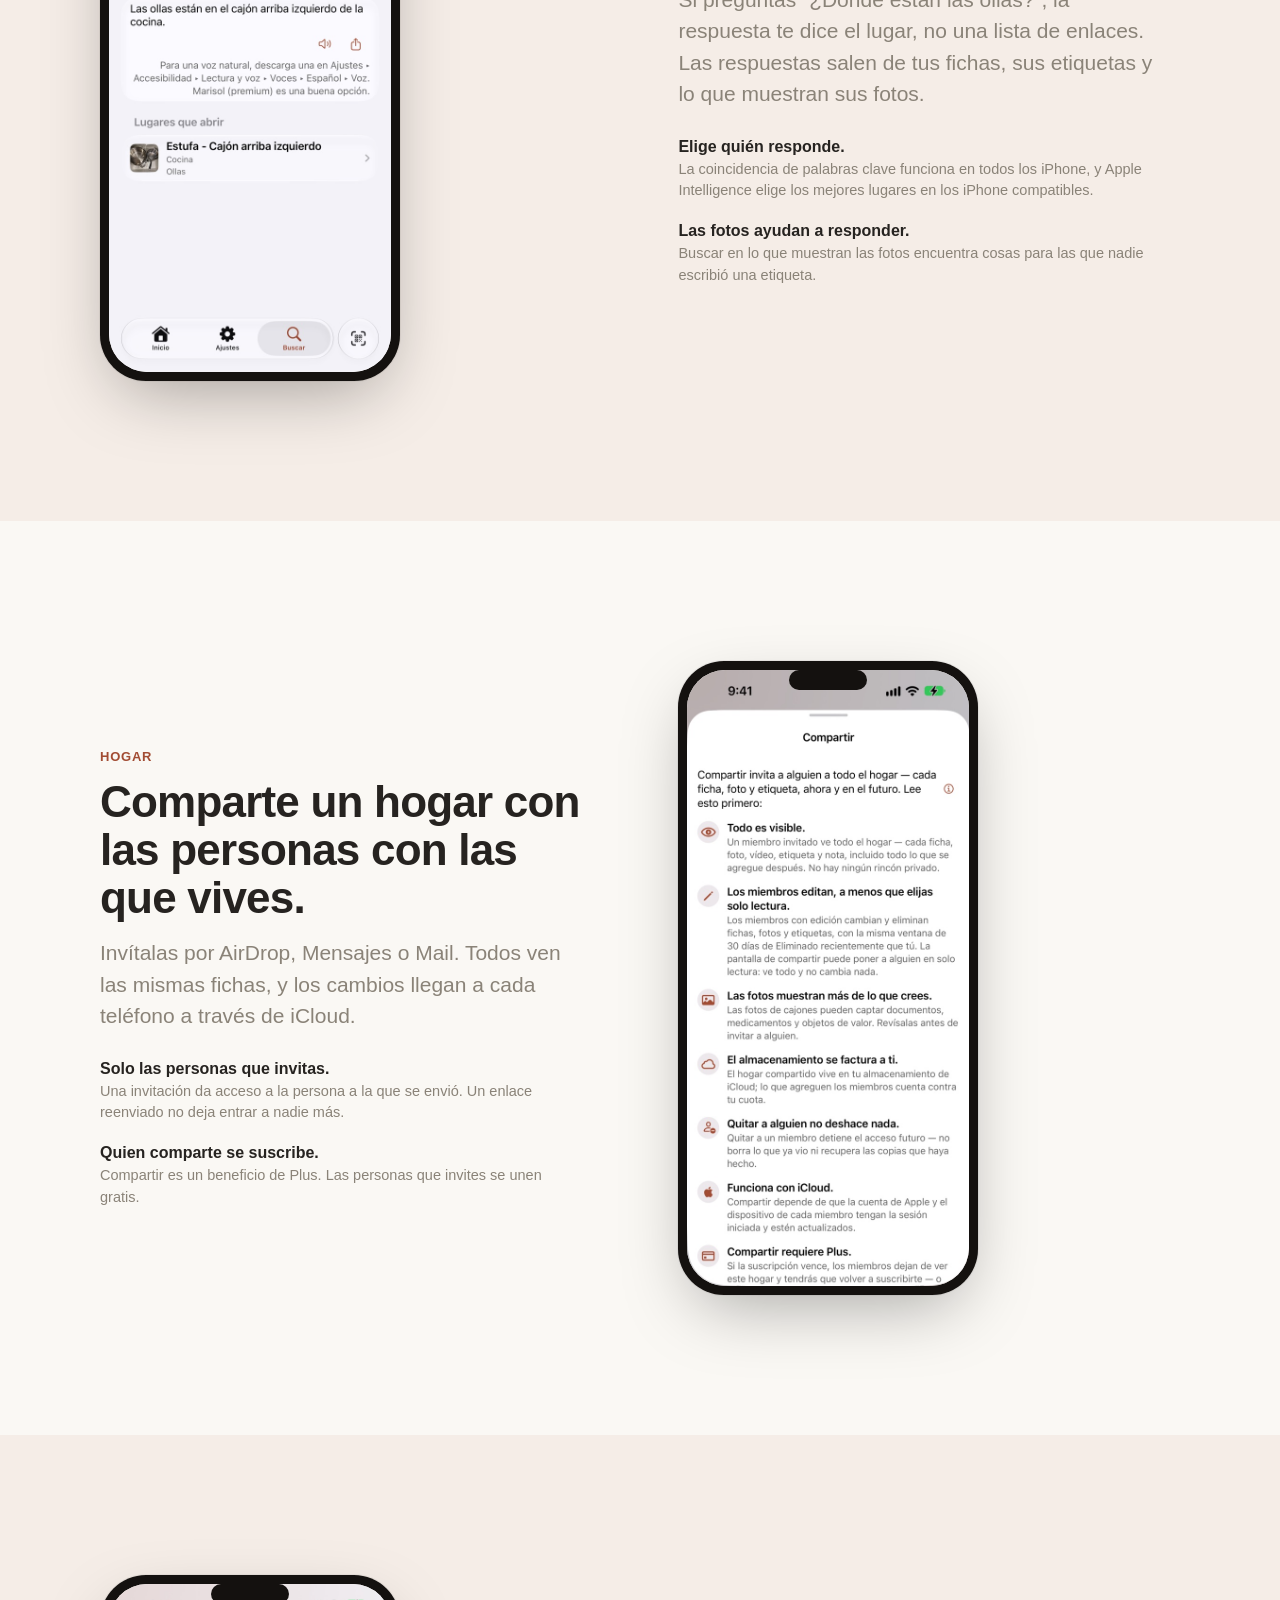
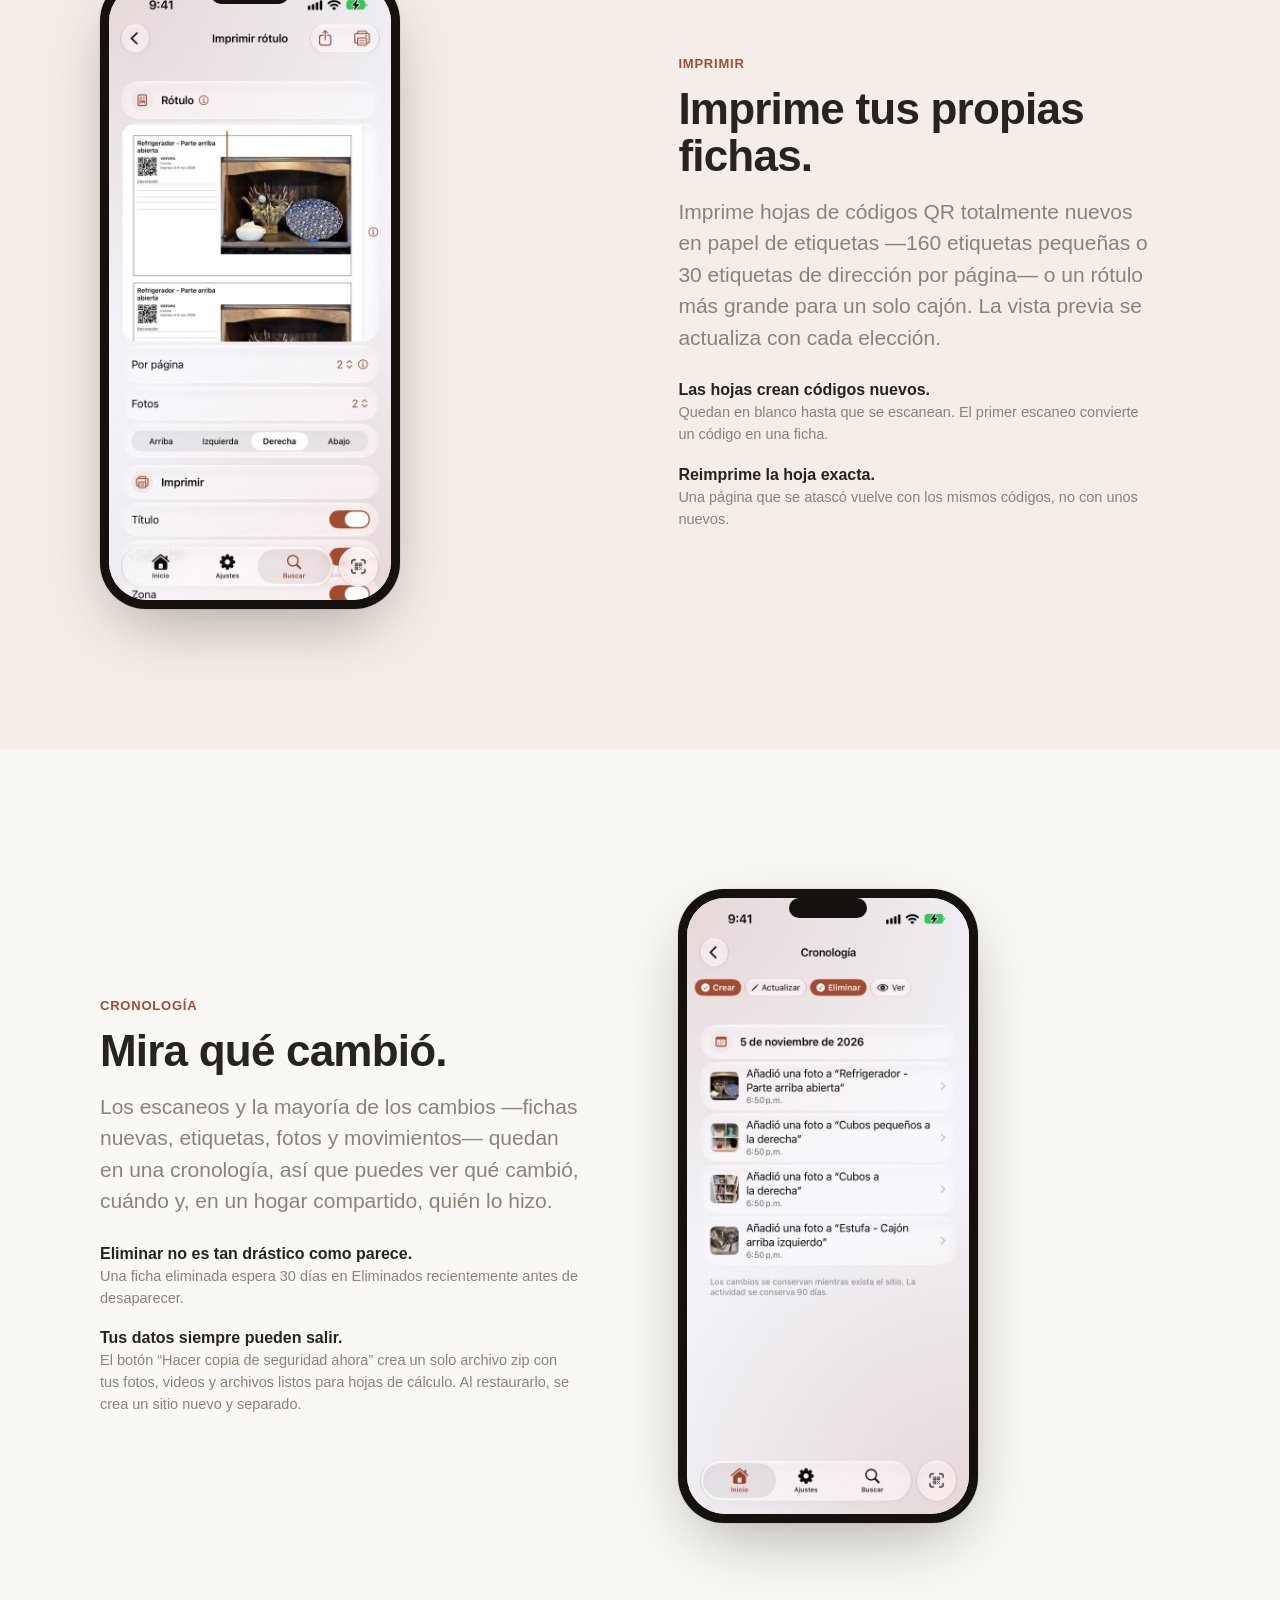
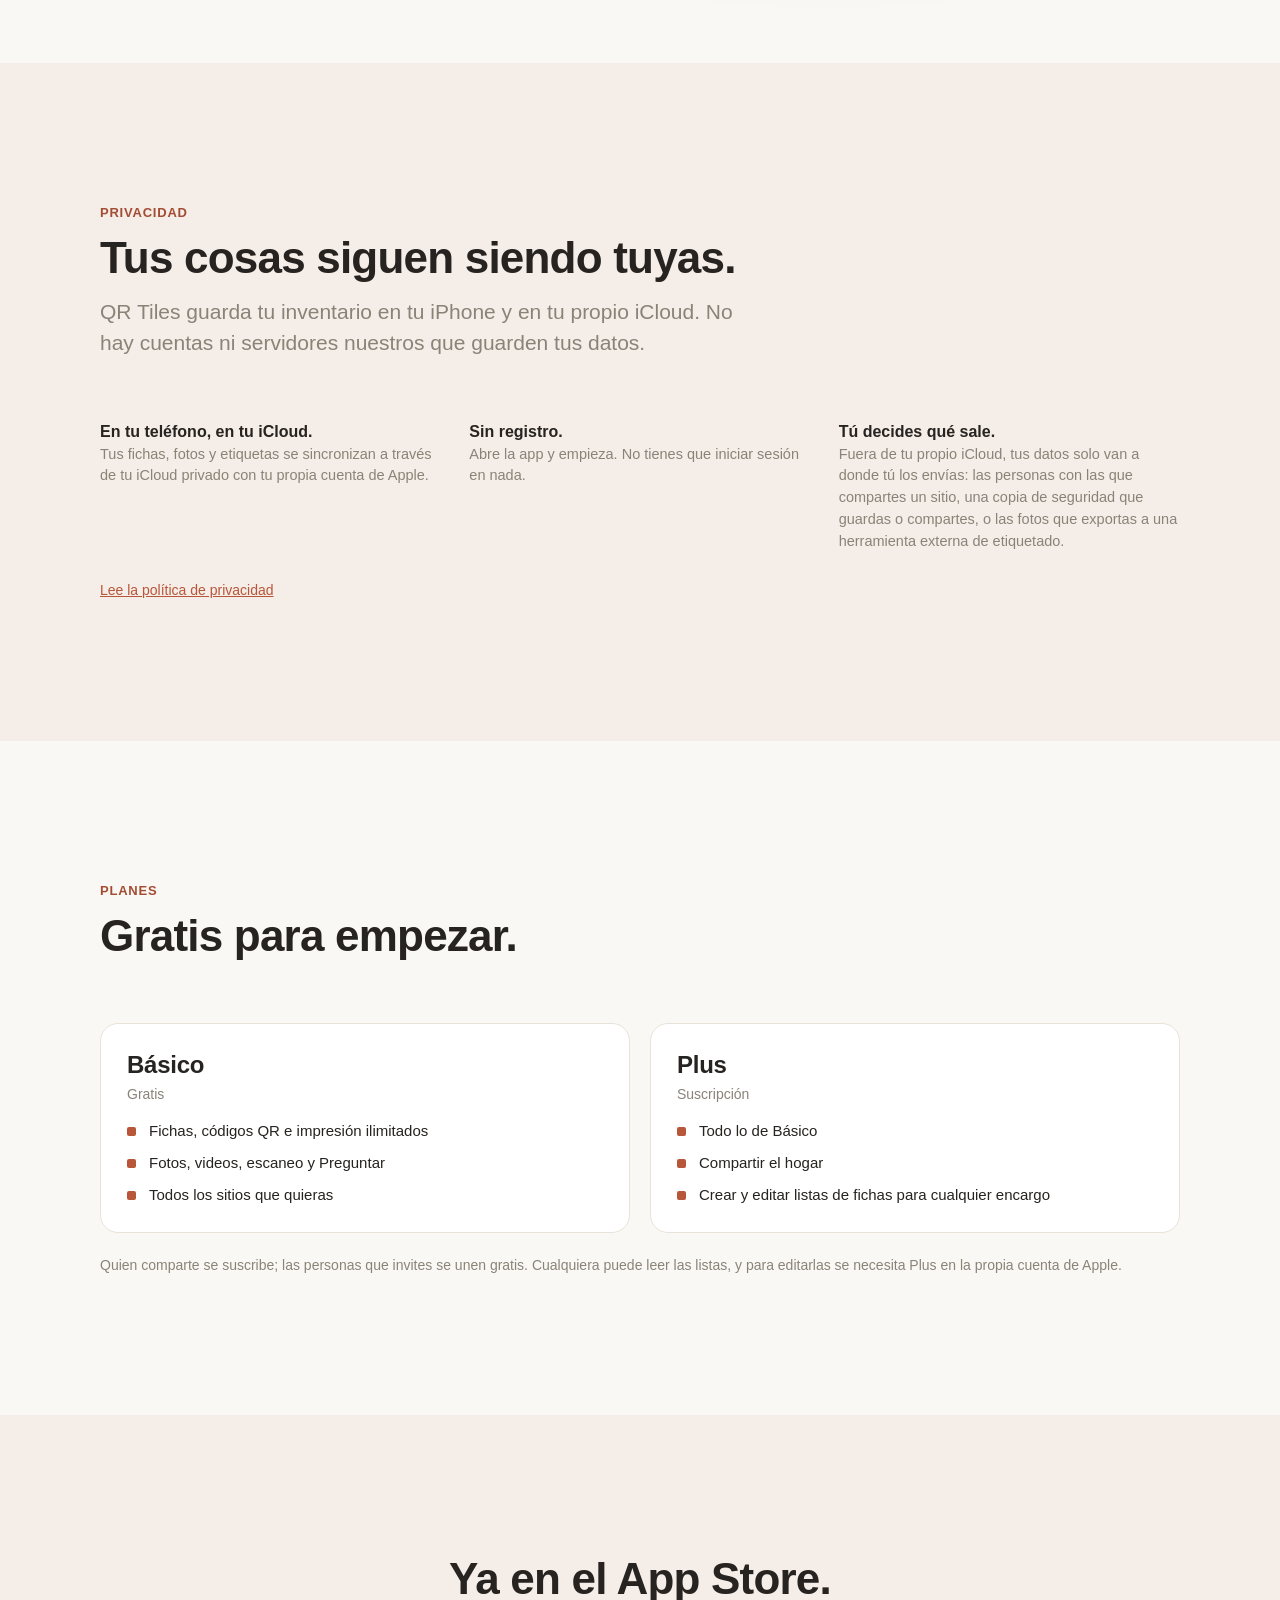
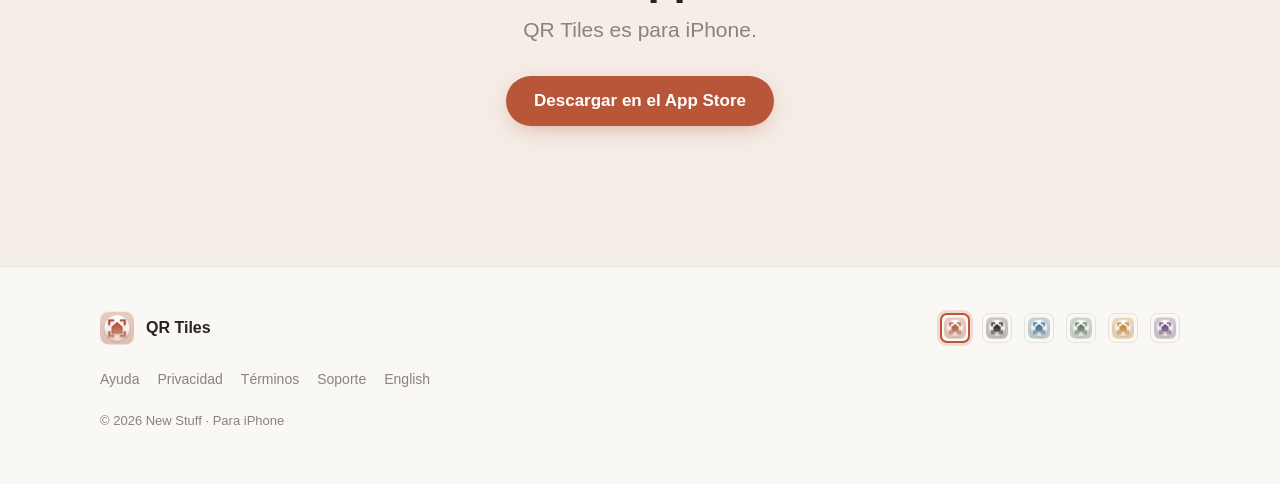
<file: es/index.html>
<!doctype html>
<html lang="es" data-accent="clay">
<head>
<meta charset="utf-8">
<meta name="viewport" content="width=device-width, initial-scale=1">
<title>QR Tiles — sabrás qué hay adentro sin abrirlo</title>
<meta name="description" content="Pega una ficha QR en cualquier caja, contenedor o cajón, fotografía lo que hay dentro y encuéntralo después escaneando, buscando o preguntando. Para iPhone.">
<link rel="alternate" hreflang="en" href="https://newstuff.app/">
<link rel="alternate" hreflang="es" href="https://newstuff.app/es/">
<link rel="alternate" hreflang="x-default" href="https://newstuff.app/">
<link rel="icon" href="/favicon.png" type="image/png" sizes="64x64">
<link rel="apple-touch-icon" href="/apple-touch-icon.png">
<link rel="stylesheet" href="/assets/tokens.css">
<link rel="stylesheet" href="/assets/site.css">
<script>
(function () {
  var d = document.documentElement, a = null;
  try { a = localStorage.getItem("qrt-accent"); } catch (e) {}
  if (a) { d.dataset.accent = a; }
})();
</script>
</head>
<body>
<a class="skip-link" href="#main">Saltar al contenido</a>

<header class="hdr on hdr-static">
  <a class="hdr-brand" href="/es/">
    <picture class="mark-pic" aria-hidden="true"><source srcset="/assets/app-icon-dark.png" media="(prefers-color-scheme: dark)"><img class="mark mark-sm" src="/assets/app-icon.png" alt="" width="34" height="34"></picture>
    QR Tiles
  </a>
  <span class="spacer"></span>
  <div class="hdr-pick">
    <button class="hdr-dot" aria-label="Cambiar color" aria-expanded="false"><span class="d"></span></button>
    <div class="hdr-pop">
      <div class="sw-row sw-sm">
        <button class="sw" data-c="clay" aria-label="Arcilla" aria-pressed="false"><picture class="sw-pic" aria-hidden="true"><source srcset="/assets/app-icon-dark.png" media="(prefers-color-scheme: dark)"><img src="/assets/app-icon.png" alt="" width="22" height="22" loading="lazy"></picture></button>
        <button class="sw" data-c="ink" aria-label="Tinta" aria-pressed="false"><picture class="sw-pic" aria-hidden="true"><source srcset="/assets/icons/ink/app-icon-dark.png" media="(prefers-color-scheme: dark)"><img src="/assets/icons/ink/app-icon.png" alt="" width="22" height="22" loading="lazy"></picture></button>
        <button class="sw" data-c="ocean" aria-label="Océano" aria-pressed="false"><picture class="sw-pic" aria-hidden="true"><source srcset="/assets/icons/ocean/app-icon-dark.png" media="(prefers-color-scheme: dark)"><img src="/assets/icons/ocean/app-icon.png" alt="" width="22" height="22" loading="lazy"></picture></button>
        <button class="sw" data-c="sage" aria-label="Salvia" aria-pressed="false"><picture class="sw-pic" aria-hidden="true"><source srcset="/assets/icons/sage/app-icon-dark.png" media="(prefers-color-scheme: dark)"><img src="/assets/icons/sage/app-icon.png" alt="" width="22" height="22" loading="lazy"></picture></button>
        <button class="sw" data-c="honey" aria-label="Miel" aria-pressed="false"><picture class="sw-pic" aria-hidden="true"><source srcset="/assets/icons/honey/app-icon-dark.png" media="(prefers-color-scheme: dark)"><img src="/assets/icons/honey/app-icon.png" alt="" width="22" height="22" loading="lazy"></picture></button>
        <button class="sw" data-c="plum" aria-label="Ciruela" aria-pressed="false"><picture class="sw-pic" aria-hidden="true"><source srcset="/assets/icons/plum/app-icon-dark.png" media="(prefers-color-scheme: dark)"><img src="/assets/icons/plum/app-icon.png" alt="" width="22" height="22" loading="lazy"></picture></button>
      </div>
    </div>
  </div>
  <a class="hdr-cta" href="/es/get/">Obtén la app</a>
</header>

<main id="main">

<section class="sec hero">
  <div class="sec-inner duo">
    <div class="duo-copy">
      <picture class="mark-pic" aria-hidden="true"><source srcset="/assets/app-icon-dark.png" media="(prefers-color-scheme: dark)"><img class="mark" src="/assets/app-icon.png" alt="" width="44" height="44"></picture>
      <h1 class="h-display">Sabrás qué hay adentro sin abrirlo.</h1>
      <p class="lede">Pega una ficha QR en cualquier caja, contenedor o cajón. Fotografía lo que hay dentro. Después, escanéala, búscalo o simplemente pregunta dónde lo pusiste.</p>
      <p class="hero-cta"><a class="cta" href="https://apps.apple.com/us/app/qr-tiles-home-inventory/id6799444682?l=es-MX">Descargar en el App Store</a><span class="cta-note">Ya en el App Store · Para iPhone</span></p>
    </div>
    <div class="duo-device">
      <div class="device"><div class="island" aria-hidden="true"></div><div class="screen">
        <picture><source srcset="/assets/screens/es/home-dark.jpg" media="(prefers-color-scheme: dark)"><img class="shot" src="/assets/screens/es/home-light.jpg" alt="La pantalla Inicio de QR Tiles: fichas recientes, el conteo de fichas y fotos, y acciones rápidas." width="600" height="1303"></picture>
      </div></div>
    </div>
  </div>
</section>

<section class="sec sec-alt" aria-labelledby="scan-h">
  <div class="sec-inner duo">
    <div class="duo-device">
      <div class="device"><div class="island" aria-hidden="true"></div><div class="screen">
        <picture><source srcset="/assets/screens/es/tile-dark.jpg" media="(prefers-color-scheme: dark)"><img class="shot" src="/assets/screens/es/tile-light.jpg" alt="La página de una ficha: sus fotos, sus etiquetas y el código QR pegado en el cajón." width="600" height="1303" loading="lazy"></picture>
      </div></div>
    </div>
    <div class="duo-copy">
      <p class="kicker">Escanear</p>
      <h2 class="h-sec" id="scan-h">Escanea una ficha. Mira qué hay dentro.</h2>
      <p class="lede">Apunta la cámara a una ficha y sus fotos y etiquetas se abren al instante. Escanea un código en blanco de tu propia hoja y ahí mismo se convierte en una ficha nueva.</p>
      <div class="points">
        <div class="point"><div><b>También sirve un código QR que ya traiga la caja.</b><p>Una ficha tiene su propio código impreso. Adjunta un código QR que ya esté en la caja y, al escanearlo, también se abrirá la ficha.</p></div></div>
        <div class="point"><div><b>Sin botón de guardar.</b><p>El título se guarda al salir del campo, y las etiquetas y las fotos a medida que las agregas.</p></div></div>
      </div>
    </div>
  </div>
</section>

<section class="sec" aria-labelledby="photos-h">
  <div class="sec-inner duo">
    <div class="duo-copy">
      <p class="kicker">Fotos y etiquetas</p>
      <h2 class="h-sec" id="photos-h">Las fotos se encargan de recordar.</h2>
      <p class="lede">Agrega fotos y videos a una ficha. QR Tiles etiqueta lo que se ve en las fotos, incluidas las palabras impresas, para que la búsqueda encuentre un cajón por lo que contiene.</p>
      <div class="points">
        <div class="point"><div><b>Etiquetas con tus propias palabras.</b><p>Agrega todas las que necesite una ficha. La búsqueda encuentra coincidencias en todas.</p></div></div>
        <div class="point"><div><b>Los filtros reducen la vista.</b><p>Por grupo, por zona, por contenido multimedia o por lo que aún necesita atención.</p></div></div>
      </div>
    </div>
    <div class="duo-device">
      <div class="device"><div class="island" aria-hidden="true"></div><div class="screen">
        <picture><source srcset="/assets/screens/es/tiles-dark.jpg" media="(prefers-color-scheme: dark)"><img class="shot" src="/assets/screens/es/tiles-light.jpg" alt="La página Fichas: cada ficha con su foto, su título y sus etiquetas." width="600" height="1303" loading="lazy"></picture>
      </div></div>
    </div>
  </div>
</section>

<section class="sec sec-alt" aria-labelledby="ask-h">
  <div class="sec-inner duo">
    <div class="duo-device">
      <div class="device"><div class="island" aria-hidden="true"></div><div class="screen">
        <picture><source srcset="/assets/screens/es/ask-dark.jpg" media="(prefers-color-scheme: dark)"><img class="shot" src="/assets/screens/es/ask-light.jpg" alt="Preguntar: una pregunta con tus propias palabras y las fichas que la responden." width="600" height="1303" loading="lazy"></picture>
      </div></div>
    </div>
    <div class="duo-copy">
      <p class="kicker">Preguntar</p>
      <h2 class="h-sec" id="ask-h">Pregunta dónde lo pusiste.</h2>
      <p class="lede">Si preguntas “¿Dónde están las ollas?”, la respuesta te dice el lugar, no una lista de enlaces. Las respuestas salen de tus fichas, sus etiquetas y lo que muestran sus fotos.</p>
      <div class="points">
        <div class="point"><div><b>Elige quién responde.</b><p>La coincidencia de palabras clave funciona en todos los iPhone, y Apple Intelligence elige los mejores lugares en los iPhone compatibles.</p></div></div>
        <div class="point"><div><b>Las fotos ayudan a responder.</b><p>Buscar en lo que muestran las fotos encuentra cosas para las que nadie escribió una etiqueta.</p></div></div>
      </div>
    </div>
  </div>
</section>

<section class="sec" aria-labelledby="share-h">
  <div class="sec-inner duo">
    <div class="duo-copy">
      <p class="kicker">Hogar</p>
      <h2 class="h-sec" id="share-h">Comparte un hogar con las personas con las que vives.</h2>
      <p class="lede">Invítalas por AirDrop, Mensajes o Mail. Todos ven las mismas fichas, y los cambios llegan a cada teléfono a través de iCloud.</p>
      <div class="points">
        <div class="point"><div><b>Solo las personas que invitas.</b><p>Una invitación da acceso a la persona a la que se envió. Un enlace reenviado no deja entrar a nadie más.</p></div></div>
        <div class="point"><div><b>Quien comparte se suscribe.</b><p>Compartir es un beneficio de Plus. Las personas que invites se unen gratis.</p></div></div>
      </div>
    </div>
    <div class="duo-device">
      <div class="device"><div class="island" aria-hidden="true"></div><div class="screen">
        <picture><source srcset="/assets/screens/es/sharing-dark.jpg" media="(prefers-color-scheme: dark)"><img class="shot" src="/assets/screens/es/sharing-light.jpg" alt="Compartir un hogar: lo que ve un miembro invitado y el botón para invitar." width="600" height="1303" loading="lazy"></picture>
      </div></div>
    </div>
  </div>
</section>

<section class="sec sec-alt" aria-labelledby="print-h">
  <div class="sec-inner duo">
    <div class="duo-device">
      <div class="device"><div class="island" aria-hidden="true"></div><div class="screen">
        <picture><source srcset="/assets/screens/es/print-dark.jpg" media="(prefers-color-scheme: dark)"><img class="shot" src="/assets/screens/es/print-light.jpg" alt="Un rótulo de cajón con su código QR, su título y su foto, en vista previa antes de imprimir." width="600" height="1303" loading="lazy"></picture>
      </div></div>
    </div>
    <div class="duo-copy">
      <p class="kicker">Imprimir</p>
      <h2 class="h-sec" id="print-h">Imprime tus propias fichas.</h2>
      <p class="lede">Imprime hojas de códigos QR totalmente nuevos en papel de etiquetas —160 etiquetas pequeñas o 30 etiquetas de dirección por página— o un rótulo más grande para un solo cajón. La vista previa se actualiza con cada elección.</p>
      <div class="points">
        <div class="point"><div><b>Las hojas crean códigos nuevos.</b><p>Quedan en blanco hasta que se escanean. El primer escaneo convierte un código en una ficha.</p></div></div>
        <div class="point"><div><b>Reimprime la hoja exacta.</b><p>Una página que se atascó vuelve con los mismos códigos, no con unos nuevos.</p></div></div>
      </div>
    </div>
  </div>
</section>

<section class="sec" aria-labelledby="timeline-h">
  <div class="sec-inner duo">
    <div class="duo-copy">
      <p class="kicker">Cronología</p>
      <h2 class="h-sec" id="timeline-h">Mira qué cambió.</h2>
      <p class="lede">Los escaneos y la mayoría de los cambios —fichas nuevas, etiquetas, fotos y movimientos— quedan en una cronología, así que puedes ver qué cambió, cuándo y, en un hogar compartido, quién lo hizo.</p>
      <div class="points">
        <div class="point"><div><b>Eliminar no es tan drástico como parece.</b><p>Una ficha eliminada espera 30 días en Eliminados recientemente antes de desaparecer.</p></div></div>
        <div class="point"><div><b>Tus datos siempre pueden salir.</b><p>El botón “Hacer copia de seguridad ahora” crea un solo archivo zip con tus fotos, videos y archivos listos para hojas de cálculo. Al restaurarlo, se crea un sitio nuevo y separado.</p></div></div>
      </div>
    </div>
    <div class="duo-device">
      <div class="device"><div class="island" aria-hidden="true"></div><div class="screen">
        <picture><source srcset="/assets/screens/es/timeline-dark.jpg" media="(prefers-color-scheme: dark)"><img class="shot" src="/assets/screens/es/timeline-light.jpg" alt="La Cronología: escaneos, ediciones y fotos recientes, lo más nuevo primero." width="600" height="1303" loading="lazy"></picture>
      </div></div>
    </div>
  </div>
</section>

<section class="sec sec-alt" aria-labelledby="privacy-h">
  <div class="sec-inner">
    <div class="sec-head">
      <p class="kicker">Privacidad</p>
      <h2 class="h-sec" id="privacy-h">Tus cosas siguen siendo tuyas.</h2>
      <p class="lede">QR Tiles guarda tu inventario en tu iPhone y en tu propio iCloud. No hay cuentas ni servidores nuestros que guarden tus datos.</p>
    </div>
    <div class="points privacy-points">
      <div class="point"><div><b>En tu teléfono, en tu iCloud.</b><p>Tus fichas, fotos y etiquetas se sincronizan a través de tu iCloud privado con tu propia cuenta de Apple.</p></div></div>
      <div class="point"><div><b>Sin registro.</b><p>Abre la app y empieza. No tienes que iniciar sesión en nada.</p></div></div>
      <div class="point"><div><b>Tú decides qué sale.</b><p>Fuera de tu propio iCloud, tus datos solo van a donde tú los envías: las personas con las que compartes un sitio, una copia de seguridad que guardas o compartes, o las fotos que exportas a una herramienta externa de etiquetado.</p></div></div>
    </div>
    <p class="meta privacy-more"><a href="/es/privacy/">Lee la política de privacidad</a></p>
  </div>
</section>

<section class="sec" aria-labelledby="plans-h">
  <div class="sec-inner">
    <div class="sec-head">
      <p class="kicker">Planes</p>
      <h2 class="h-sec" id="plans-h">Gratis para empezar.</h2>
    </div>
    <div class="plans">
      <div class="plan">
        <h3 class="h-sub">Básico</h3>
        <p class="meta">Gratis</p>
        <ul>
          <li>Fichas, códigos QR e impresión ilimitados</li>
          <li>Fotos, videos, escaneo y Preguntar</li>
          <li>Todos los sitios que quieras</li>
        </ul>
      </div>
      <div class="plan">
        <h3 class="h-sub">Plus</h3>
        <p class="meta">Suscripción</p>
        <ul>
          <li>Todo lo de Básico</li>
          <li>Compartir el hogar</li>
          <li>Crear y editar listas de fichas para cualquier encargo</li>
        </ul>
      </div>
    </div>
    <p class="meta plans-note">Quien comparte se suscribe; las personas que invites se unen gratis. Cualquiera puede leer las listas, y para editarlas se necesita Plus en la propia cuenta de Apple.</p>
  </div>
</section>

<section class="sec sec-alt closing">
  <div class="sec-inner">
    <h2 class="h-sec">Ya en el App Store.</h2>
    <p class="lede">QR Tiles es para iPhone.</p>
    <p class="hero-cta"><a class="cta" href="https://apps.apple.com/us/app/qr-tiles-home-inventory/id6799444682?l=es-MX">Descargar en el App Store</a></p>
  </div>
</section>

</main>

<footer class="foot">
  <div class="foot-inner">
    <div class="foot-top">
      <picture class="mark-pic" aria-hidden="true"><source srcset="/assets/app-icon-dark.png" media="(prefers-color-scheme: dark)"><img class="mark mark-sm" src="/assets/app-icon.png" alt="" width="34" height="34"></picture>
      <span class="foot-name">QR Tiles</span>
      <div class="sw-row sw-sm" role="group" aria-label="Color del sitio">
        <button class="sw" data-c="clay" aria-label="Arcilla" aria-pressed="false"><picture class="sw-pic" aria-hidden="true"><source srcset="/assets/app-icon-dark.png" media="(prefers-color-scheme: dark)"><img src="/assets/app-icon.png" alt="" width="22" height="22" loading="lazy"></picture></button>
        <button class="sw" data-c="ink" aria-label="Tinta" aria-pressed="false"><picture class="sw-pic" aria-hidden="true"><source srcset="/assets/icons/ink/app-icon-dark.png" media="(prefers-color-scheme: dark)"><img src="/assets/icons/ink/app-icon.png" alt="" width="22" height="22" loading="lazy"></picture></button>
        <button class="sw" data-c="ocean" aria-label="Océano" aria-pressed="false"><picture class="sw-pic" aria-hidden="true"><source srcset="/assets/icons/ocean/app-icon-dark.png" media="(prefers-color-scheme: dark)"><img src="/assets/icons/ocean/app-icon.png" alt="" width="22" height="22" loading="lazy"></picture></button>
        <button class="sw" data-c="sage" aria-label="Salvia" aria-pressed="false"><picture class="sw-pic" aria-hidden="true"><source srcset="/assets/icons/sage/app-icon-dark.png" media="(prefers-color-scheme: dark)"><img src="/assets/icons/sage/app-icon.png" alt="" width="22" height="22" loading="lazy"></picture></button>
        <button class="sw" data-c="honey" aria-label="Miel" aria-pressed="false"><picture class="sw-pic" aria-hidden="true"><source srcset="/assets/icons/honey/app-icon-dark.png" media="(prefers-color-scheme: dark)"><img src="/assets/icons/honey/app-icon.png" alt="" width="22" height="22" loading="lazy"></picture></button>
        <button class="sw" data-c="plum" aria-label="Ciruela" aria-pressed="false"><picture class="sw-pic" aria-hidden="true"><source srcset="/assets/icons/plum/app-icon-dark.png" media="(prefers-color-scheme: dark)"><img src="/assets/icons/plum/app-icon.png" alt="" width="22" height="22" loading="lazy"></picture></button>
      </div>
    </div>
    <nav class="foot-links" aria-label="Sitio">
      <a href="/es/help/">Ayuda</a>
      <a href="/es/privacy/">Privacidad</a>
      <a href="/es/terms/">Términos</a>
      <a href="/es/support/">Soporte</a>
      <a class="foot-lang" href="/" lang="en" hreflang="en" data-lang="en">English</a>
    </nav>
    <p class="foot-fine">© 2026 New Stuff · Para iPhone</p>
  </div>
</footer>

<script src="/assets/site.js"></script>
</body>
</html>
</file>
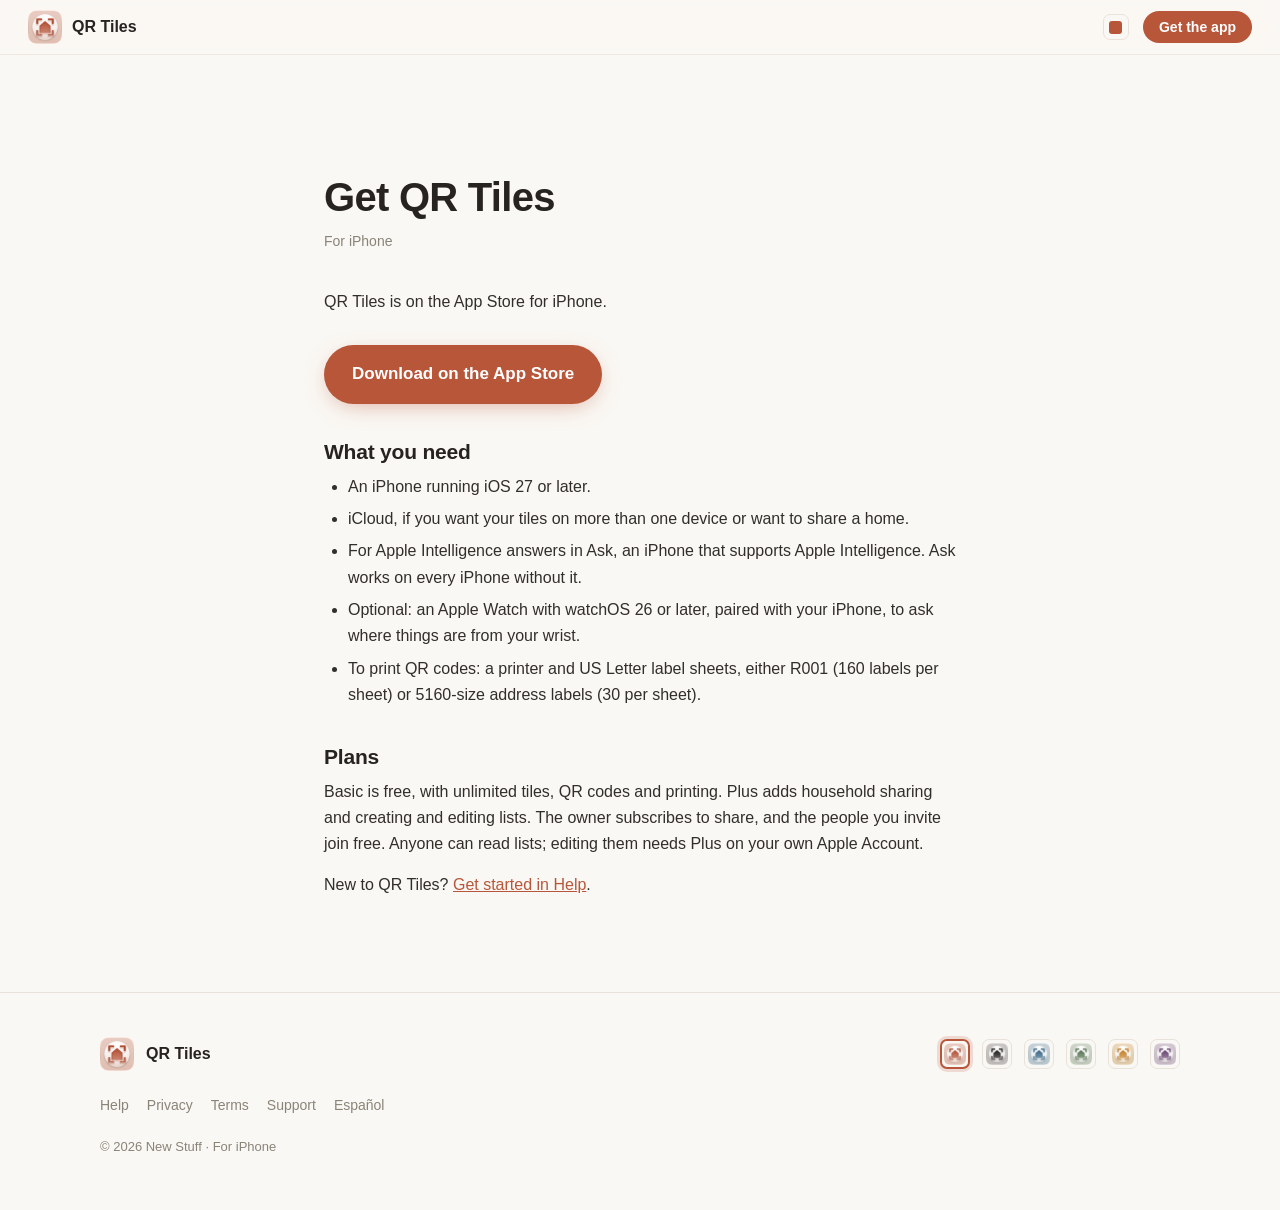
<file: get/index.html>
<!doctype html>
<html lang="en" data-accent="clay">
<head>
<meta charset="utf-8">
<meta name="viewport" content="width=device-width, initial-scale=1">
<title>Get the app — QR Tiles</title>
<meta name="description" content="QR Tiles is on the App Store for iPhone.">
<link rel="alternate" hreflang="en" href="https://newstuff.app/get/">
<link rel="alternate" hreflang="es" href="https://newstuff.app/es/get/">
<link rel="alternate" hreflang="x-default" href="https://newstuff.app/get/">
<link rel="icon" href="/favicon.png" type="image/png" sizes="64x64">
<link rel="apple-touch-icon" href="/apple-touch-icon.png">
<link rel="stylesheet" href="/assets/tokens.css">
<link rel="stylesheet" href="/assets/site.css">
<script>
(function () {
  var d = document.documentElement, s = null, a = null, l = null;
  try { s = localStorage; a = s.getItem("qrt-accent"); l = s.getItem("qrt-lang"); } catch (e) { s = null; }
  if (a) { d.dataset.accent = a; }
  if (!s || l === "en") return;
  var n = navigator, f = (n.languages && n.languages[0]) || n.language || "";
  if (l !== "es" && !/^es(?:[-_]|$)/i.test(f)) return;
  try { s.setItem("qrt-lang-probe", "1"); s.removeItem("qrt-lang-probe"); } catch (e) { return; }
  var t = document.querySelector('link[rel="alternate"][hreflang="es"]');
  if (t && t.href) location.replace(t.href.replace(/^[a-z]+:\/\/[^\/]+/i, "") + location.search + location.hash);
})();
</script>
</head>
<body>
<a class="skip-link" href="#main">Skip to content</a>

<header class="hdr on hdr-static">
  <a class="hdr-brand" href="/">
    <picture class="mark-pic" aria-hidden="true"><source srcset="/assets/app-icon-dark.png" media="(prefers-color-scheme: dark)"><img class="mark mark-sm" src="/assets/app-icon.png" alt="" width="34" height="34"></picture>
    QR Tiles
  </a>
  <span class="spacer"></span>
  <div class="hdr-pick">
    <button class="hdr-dot" aria-label="Change color" aria-expanded="false"><span class="d"></span></button>
    <div class="hdr-pop">
      <div class="sw-row sw-sm">
        <button class="sw" data-c="clay" aria-label="Clay" aria-pressed="false"><picture class="sw-pic" aria-hidden="true"><source srcset="/assets/app-icon-dark.png" media="(prefers-color-scheme: dark)"><img src="/assets/app-icon.png" alt="" width="22" height="22" loading="lazy"></picture></button><button class="sw" data-c="ink" aria-label="Ink" aria-pressed="false"><picture class="sw-pic" aria-hidden="true"><source srcset="/assets/icons/ink/app-icon-dark.png" media="(prefers-color-scheme: dark)"><img src="/assets/icons/ink/app-icon.png" alt="" width="22" height="22" loading="lazy"></picture></button><button class="sw" data-c="ocean" aria-label="Ocean" aria-pressed="false"><picture class="sw-pic" aria-hidden="true"><source srcset="/assets/icons/ocean/app-icon-dark.png" media="(prefers-color-scheme: dark)"><img src="/assets/icons/ocean/app-icon.png" alt="" width="22" height="22" loading="lazy"></picture></button><button class="sw" data-c="sage" aria-label="Sage" aria-pressed="false"><picture class="sw-pic" aria-hidden="true"><source srcset="/assets/icons/sage/app-icon-dark.png" media="(prefers-color-scheme: dark)"><img src="/assets/icons/sage/app-icon.png" alt="" width="22" height="22" loading="lazy"></picture></button><button class="sw" data-c="honey" aria-label="Honey" aria-pressed="false"><picture class="sw-pic" aria-hidden="true"><source srcset="/assets/icons/honey/app-icon-dark.png" media="(prefers-color-scheme: dark)"><img src="/assets/icons/honey/app-icon.png" alt="" width="22" height="22" loading="lazy"></picture></button><button class="sw" data-c="plum" aria-label="Plum" aria-pressed="false"><picture class="sw-pic" aria-hidden="true"><source srcset="/assets/icons/plum/app-icon-dark.png" media="(prefers-color-scheme: dark)"><img src="/assets/icons/plum/app-icon.png" alt="" width="22" height="22" loading="lazy"></picture></button>
      </div>
    </div>
  </div>
  <a class="hdr-cta" href="/get/">Get the app</a>
</header>

<main id="main" class="prose">
  <h1>Get QR Tiles</h1>
  <p class="prose-date">For iPhone</p>

  <p>QR Tiles is on the App Store for iPhone.</p>
  <p class="hero-cta"><a class="cta" href="https://apps.apple.com/us/app/qr-tiles-home-inventory/id6799444682">Download on the App Store</a></p>

  <h2>What you need</h2>
  <ul>
    <li>An iPhone running iOS 27 or later.</li>
    <li>iCloud, if you want your tiles on more than one device or want to share a home.</li>
    <li>For Apple Intelligence answers in Ask, an iPhone that supports Apple Intelligence. Ask works on every iPhone without it.</li>
    <li>Optional: an Apple Watch with watchOS 26 or later, paired with your iPhone, to ask where things are from your wrist.</li>
    <li>To print QR codes: a printer and US Letter label sheets, either R001 (160 labels per sheet) or 5160-size address labels (30 per sheet).</li>
  </ul>

  <h2>Plans</h2>
  <p>Basic is free, with unlimited tiles, QR codes and printing. Plus adds household sharing and creating and editing lists. The owner subscribes to share, and the people you invite join free. Anyone can read lists; editing them needs Plus on your own Apple Account.</p>
  <p>New to QR Tiles? <a href="/help/#start">Get started in Help</a>.</p>
</main>

<footer class="foot">
  <div class="foot-inner">
    <div class="foot-top">
      <picture class="mark-pic" aria-hidden="true"><source srcset="/assets/app-icon-dark.png" media="(prefers-color-scheme: dark)"><img class="mark mark-sm" src="/assets/app-icon.png" alt="" width="34" height="34"></picture>
      <span class="foot-name">QR Tiles</span>
      <div class="sw-row sw-sm" role="group" aria-label="Site color">
        <button class="sw" data-c="clay" aria-label="Clay" aria-pressed="false"><picture class="sw-pic" aria-hidden="true"><source srcset="/assets/app-icon-dark.png" media="(prefers-color-scheme: dark)"><img src="/assets/app-icon.png" alt="" width="22" height="22" loading="lazy"></picture></button><button class="sw" data-c="ink" aria-label="Ink" aria-pressed="false"><picture class="sw-pic" aria-hidden="true"><source srcset="/assets/icons/ink/app-icon-dark.png" media="(prefers-color-scheme: dark)"><img src="/assets/icons/ink/app-icon.png" alt="" width="22" height="22" loading="lazy"></picture></button><button class="sw" data-c="ocean" aria-label="Ocean" aria-pressed="false"><picture class="sw-pic" aria-hidden="true"><source srcset="/assets/icons/ocean/app-icon-dark.png" media="(prefers-color-scheme: dark)"><img src="/assets/icons/ocean/app-icon.png" alt="" width="22" height="22" loading="lazy"></picture></button><button class="sw" data-c="sage" aria-label="Sage" aria-pressed="false"><picture class="sw-pic" aria-hidden="true"><source srcset="/assets/icons/sage/app-icon-dark.png" media="(prefers-color-scheme: dark)"><img src="/assets/icons/sage/app-icon.png" alt="" width="22" height="22" loading="lazy"></picture></button><button class="sw" data-c="honey" aria-label="Honey" aria-pressed="false"><picture class="sw-pic" aria-hidden="true"><source srcset="/assets/icons/honey/app-icon-dark.png" media="(prefers-color-scheme: dark)"><img src="/assets/icons/honey/app-icon.png" alt="" width="22" height="22" loading="lazy"></picture></button><button class="sw" data-c="plum" aria-label="Plum" aria-pressed="false"><picture class="sw-pic" aria-hidden="true"><source srcset="/assets/icons/plum/app-icon-dark.png" media="(prefers-color-scheme: dark)"><img src="/assets/icons/plum/app-icon.png" alt="" width="22" height="22" loading="lazy"></picture></button>
      </div>
    </div>
    <nav class="foot-links" aria-label="Site">
      <a href="/help/">Help</a>
      <a href="/privacy/">Privacy</a>
      <a href="/terms/">Terms</a>
      <a href="/support/">Support</a>
      <a class="foot-lang" href="/es/get/" lang="es" hreflang="es" data-lang="es">Español</a>
    </nav>
    <p class="foot-fine">© 2026 New Stuff · For iPhone</p>
  </div>
</footer>

<script src="/assets/site.js"></script>
</body>
</html>
</file>
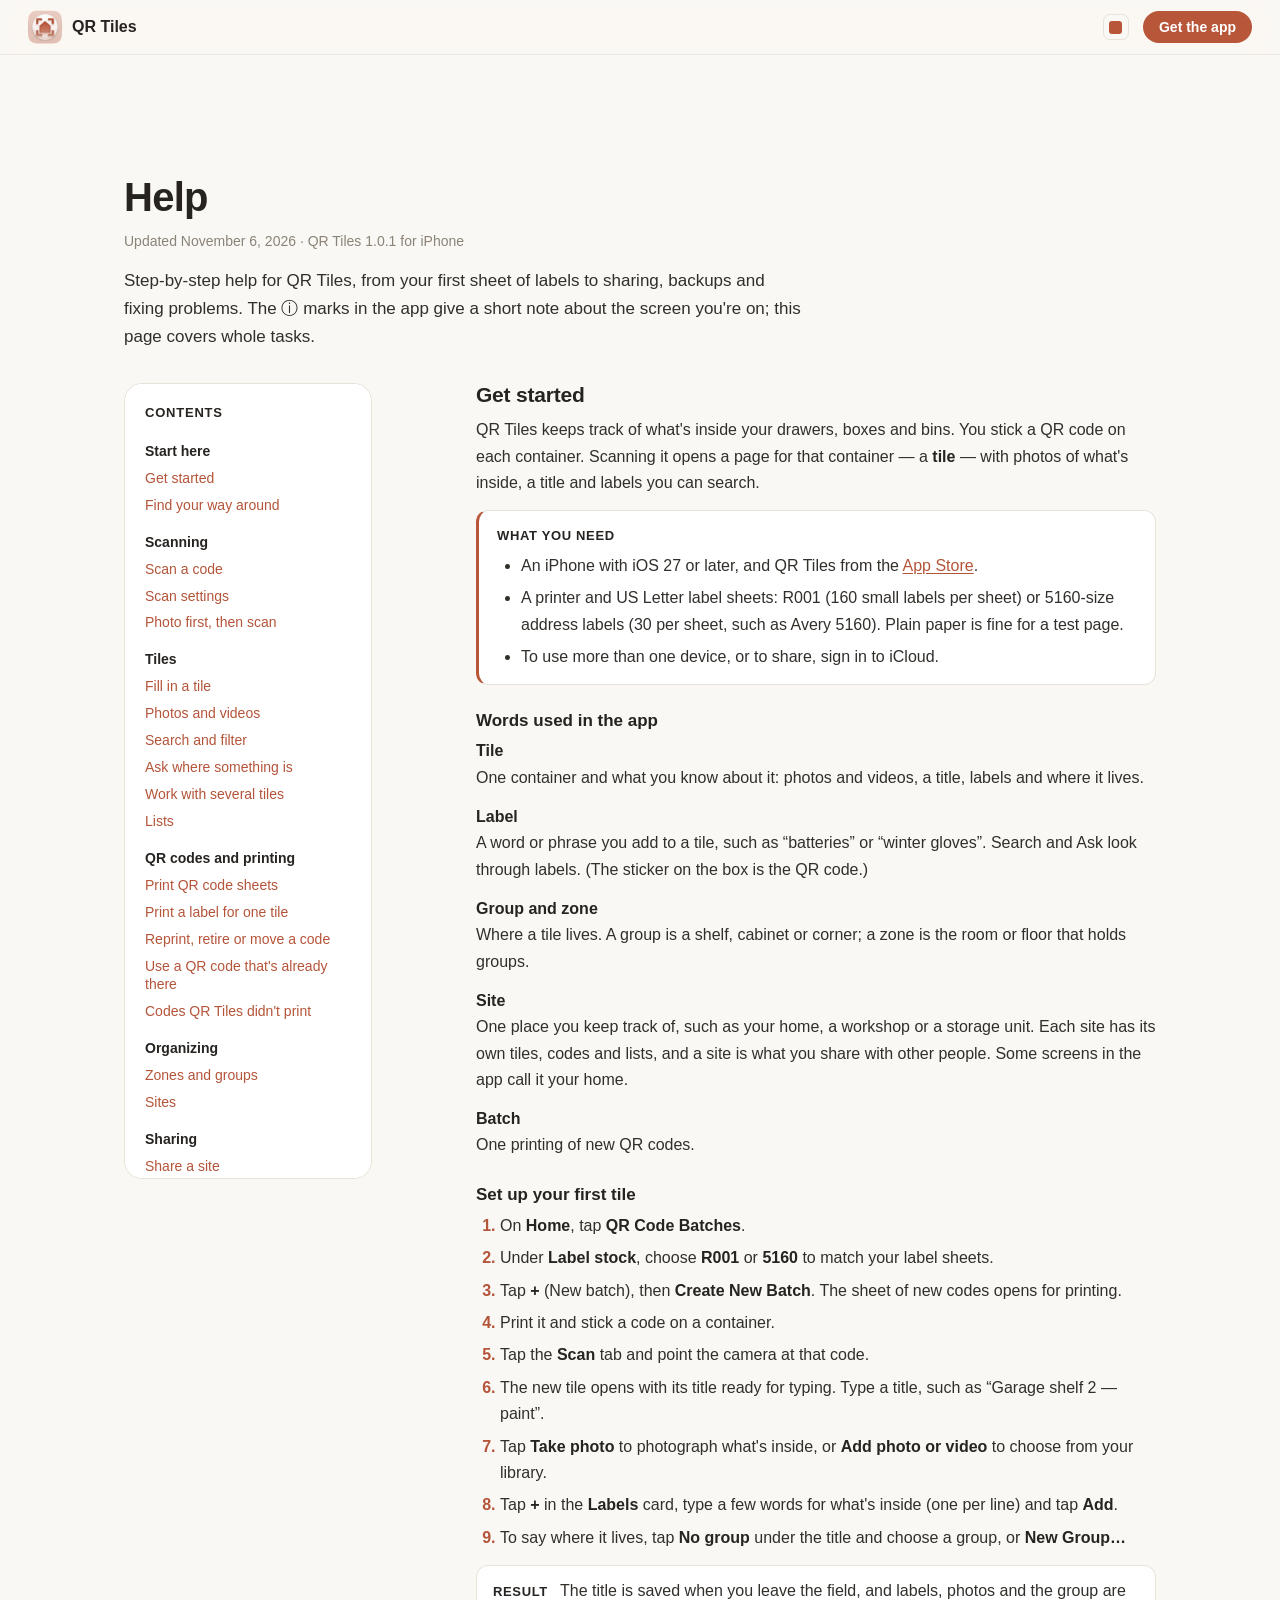
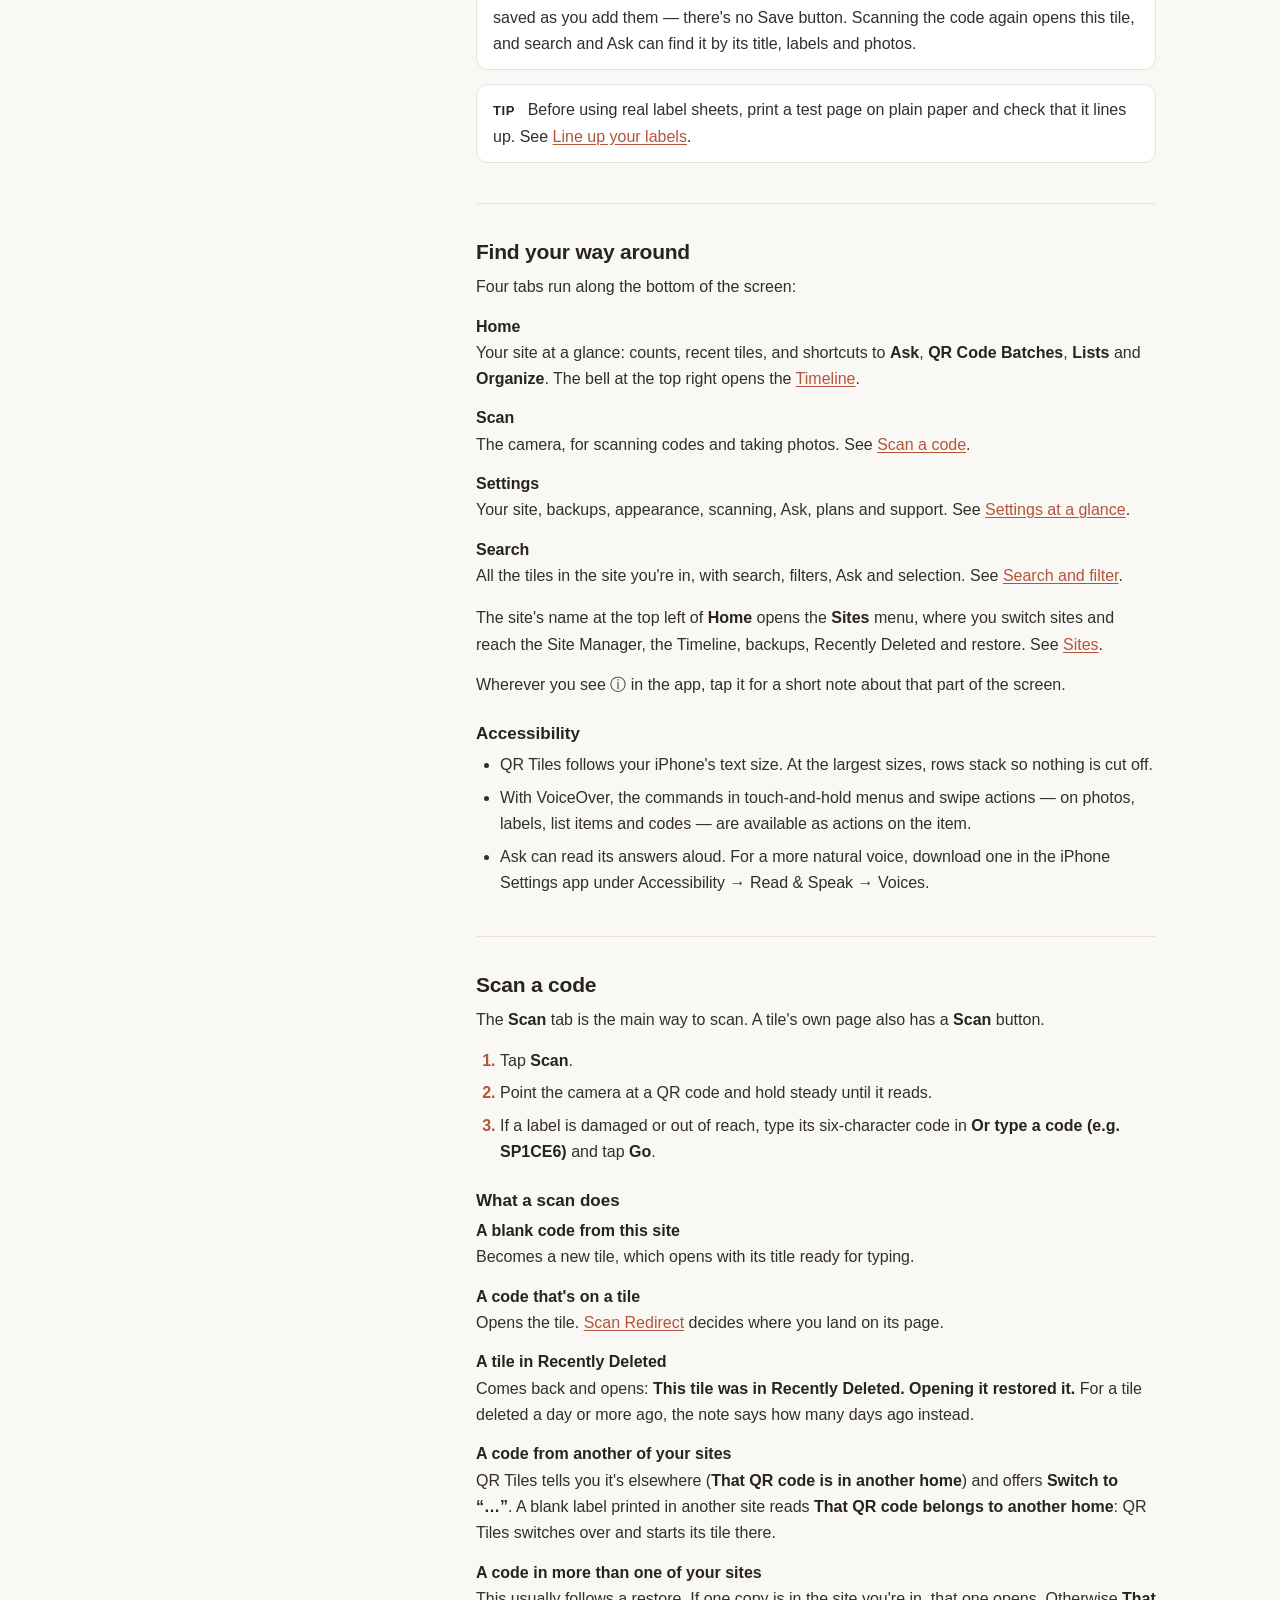
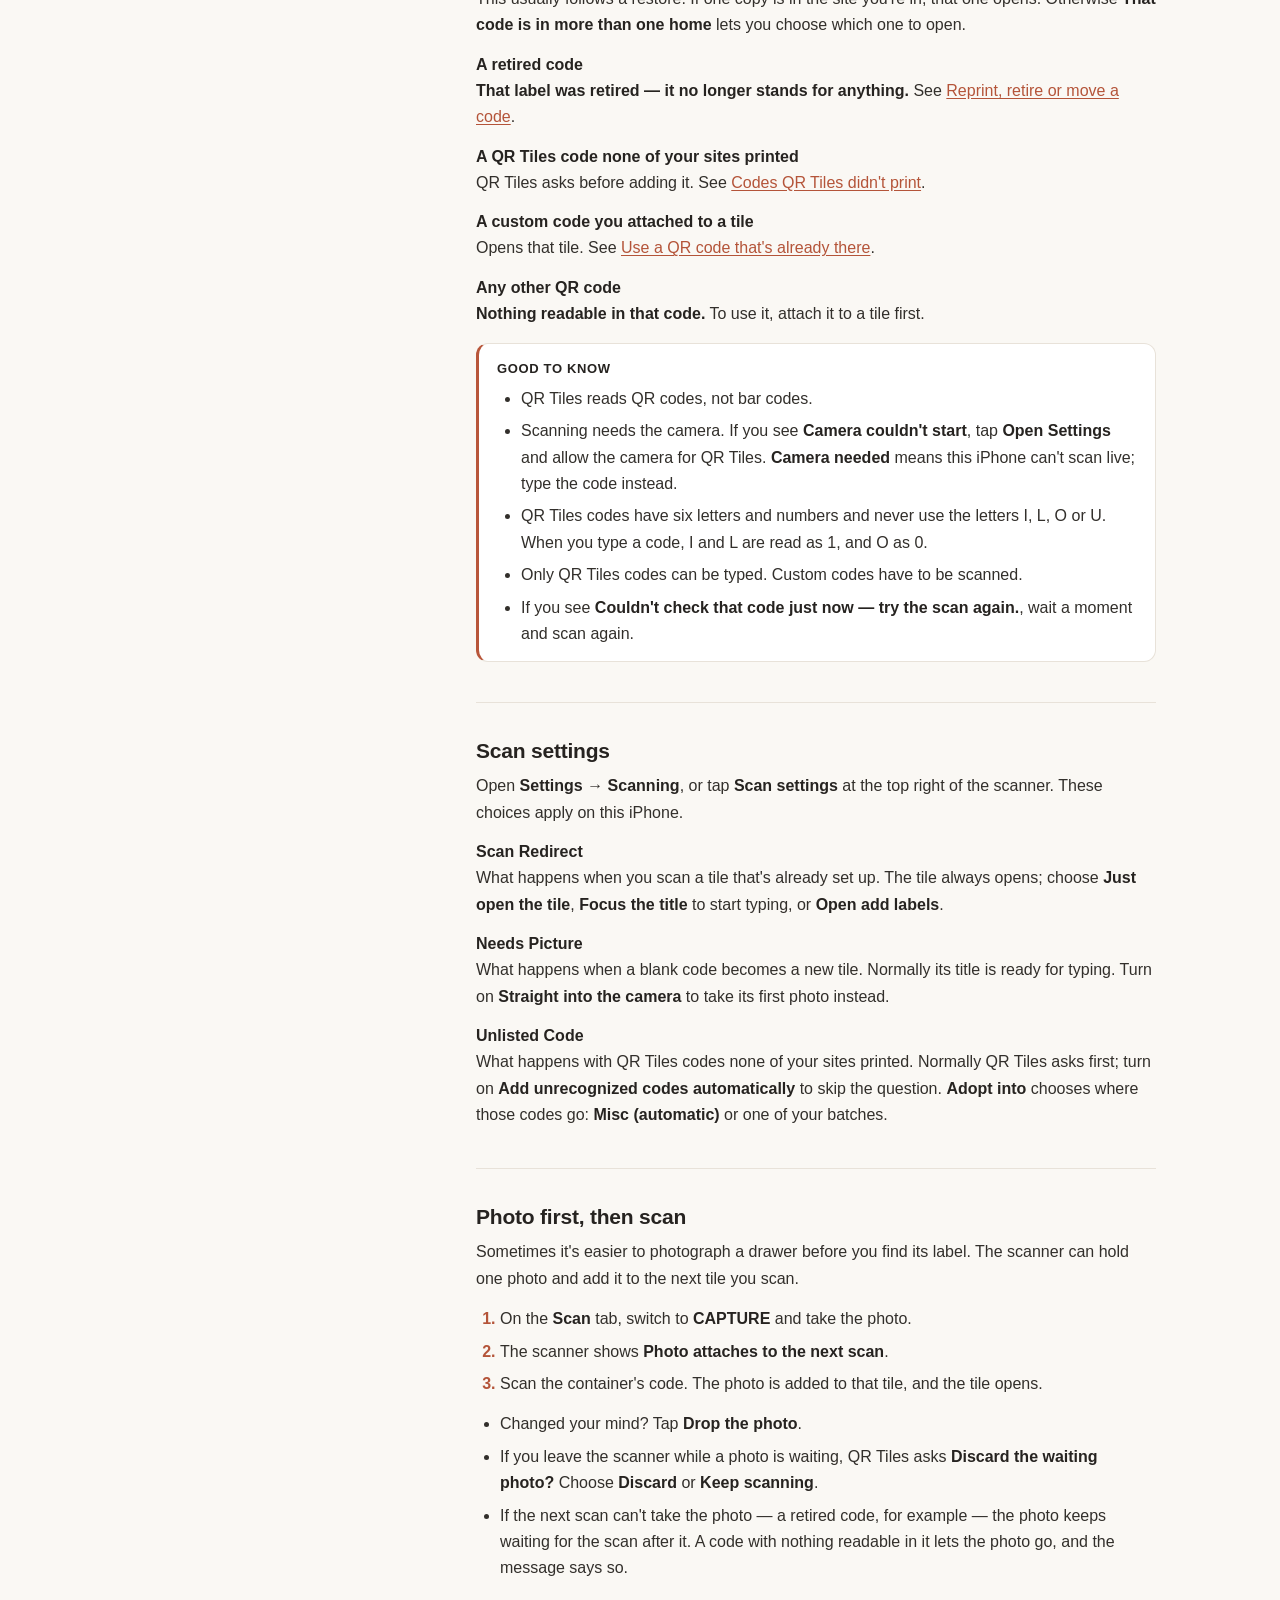
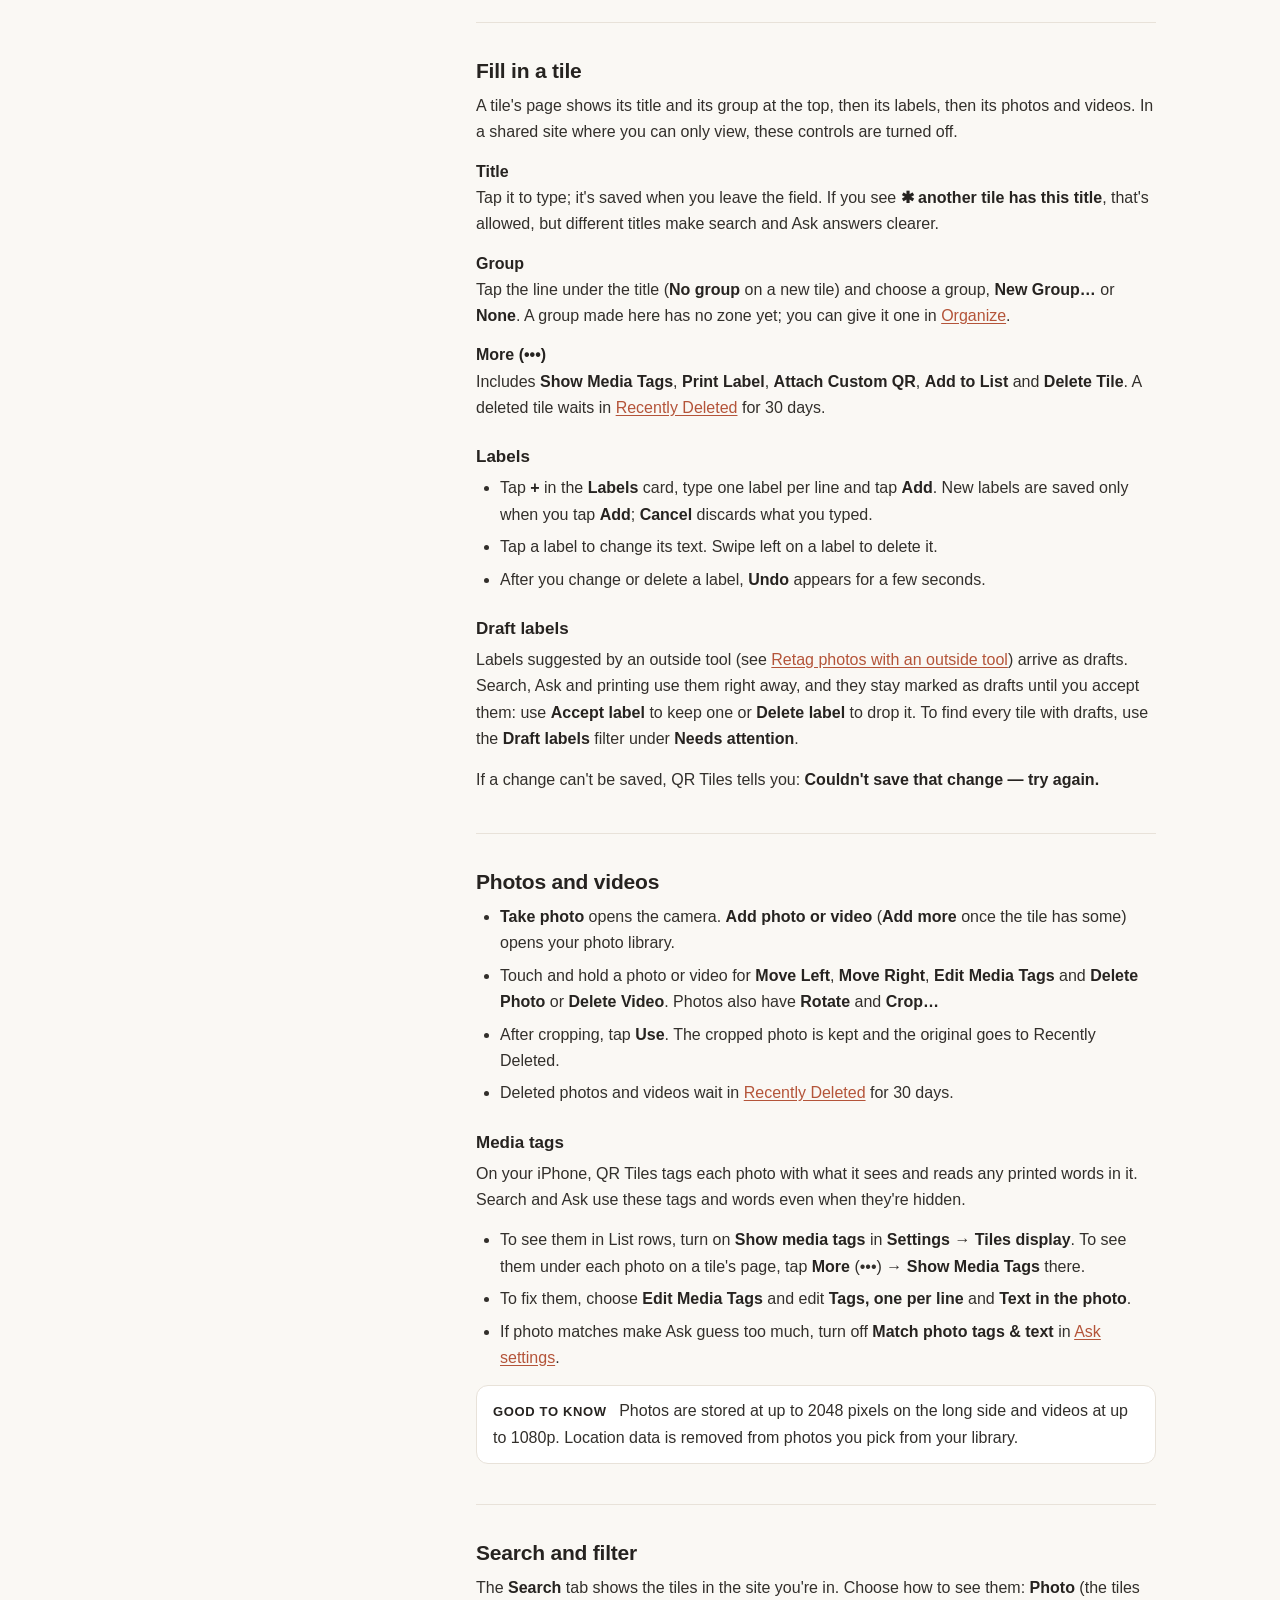
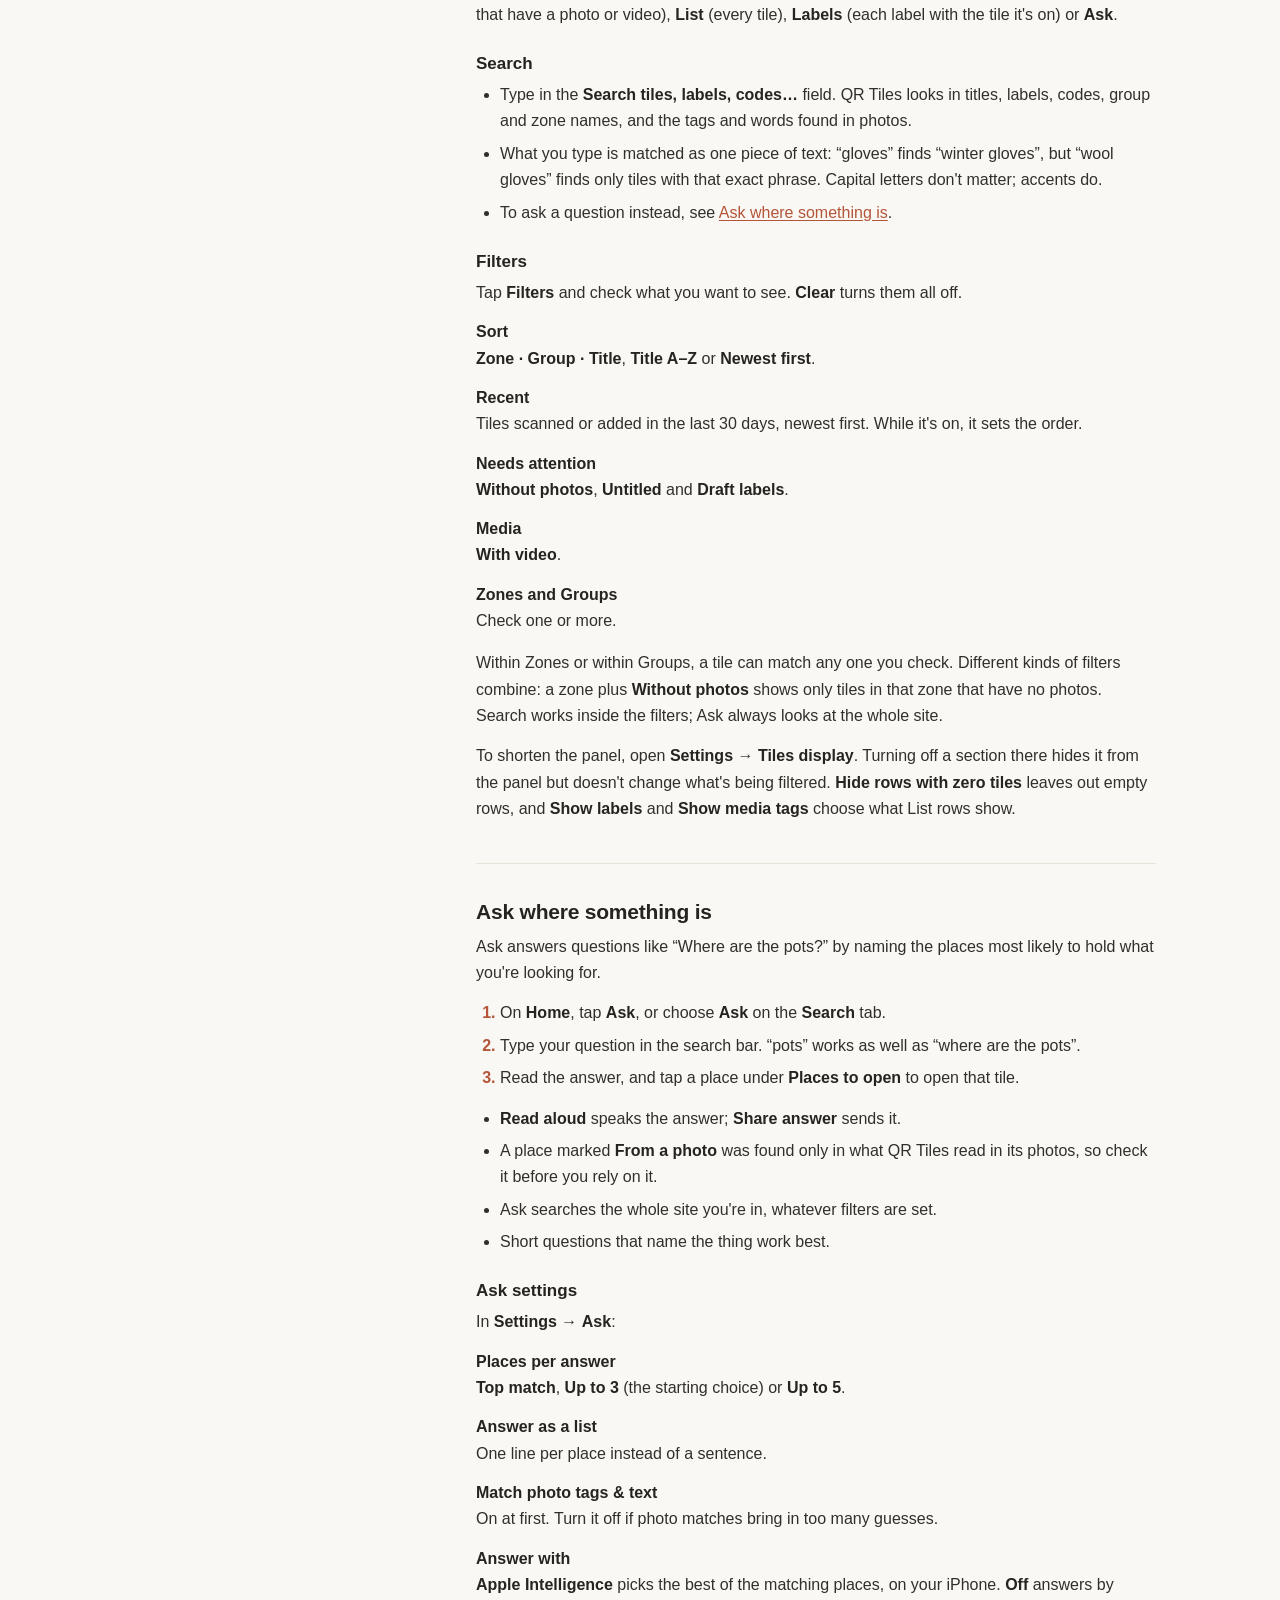
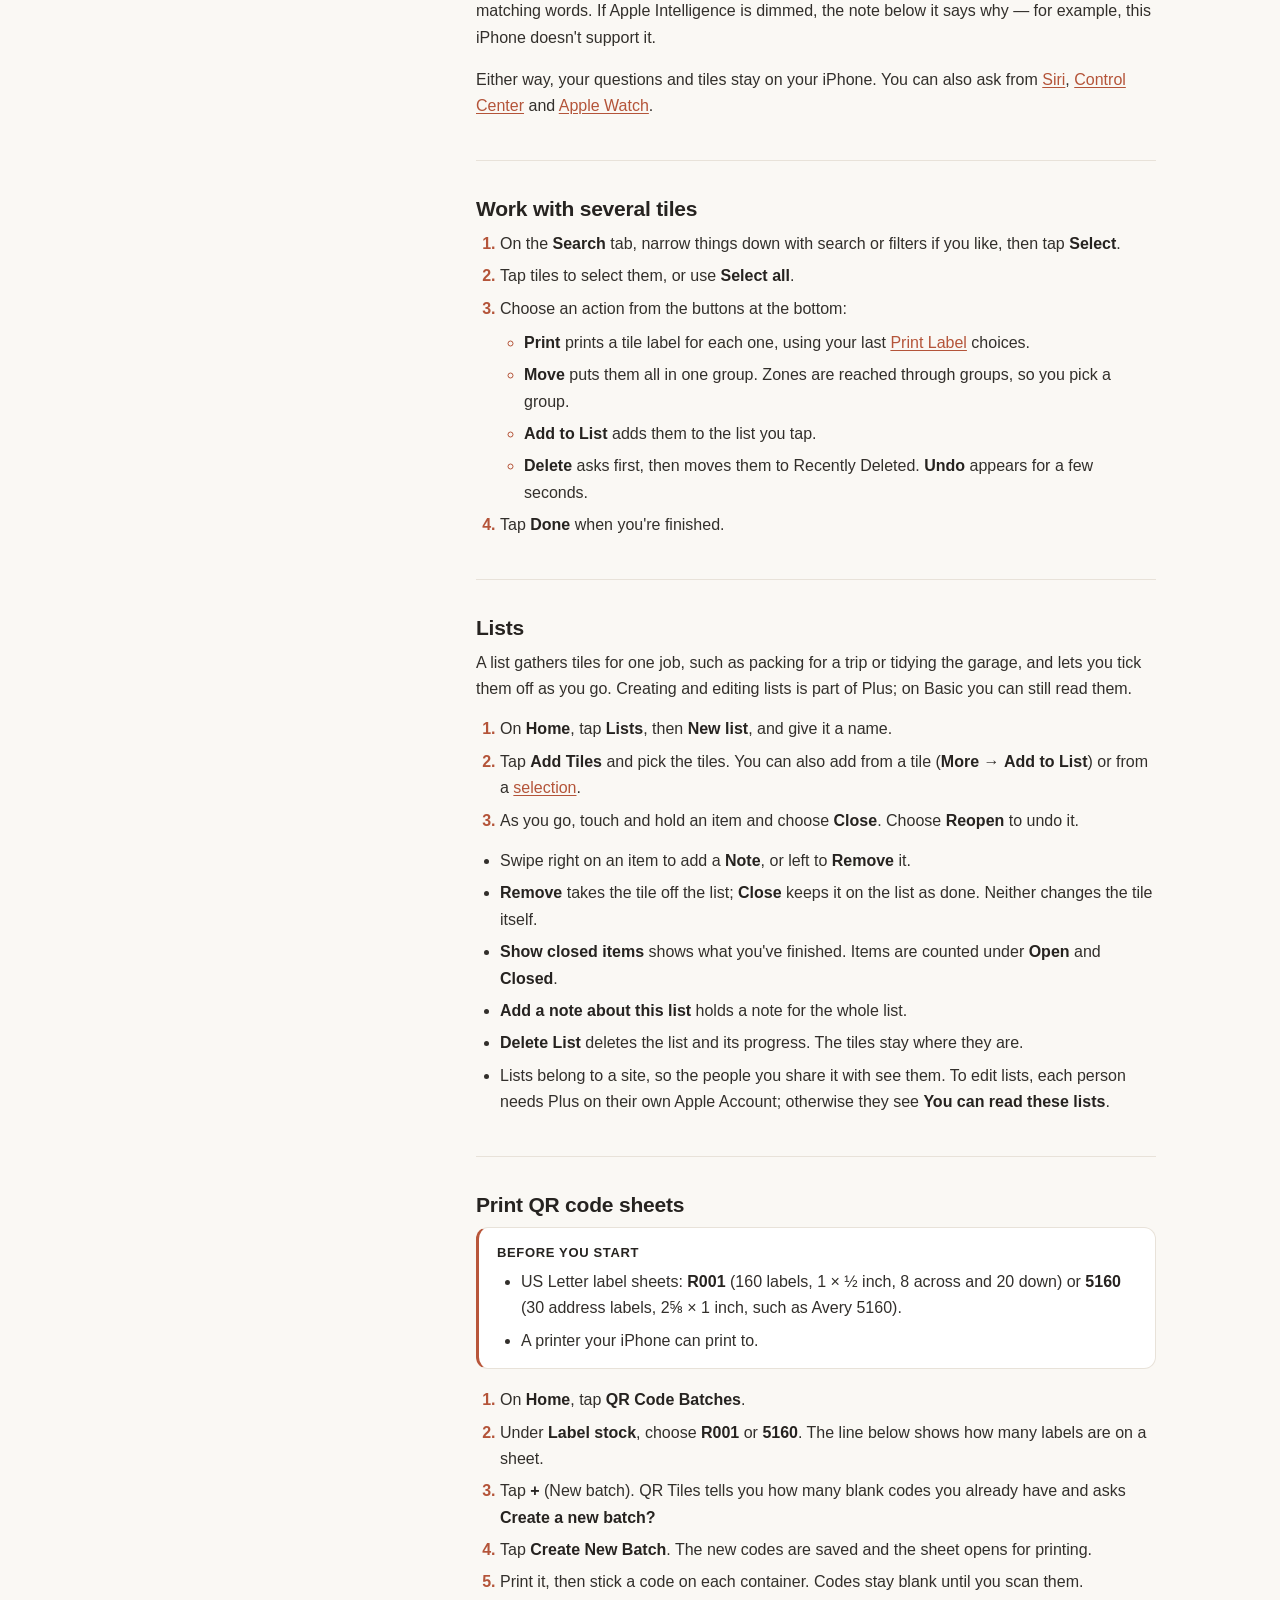
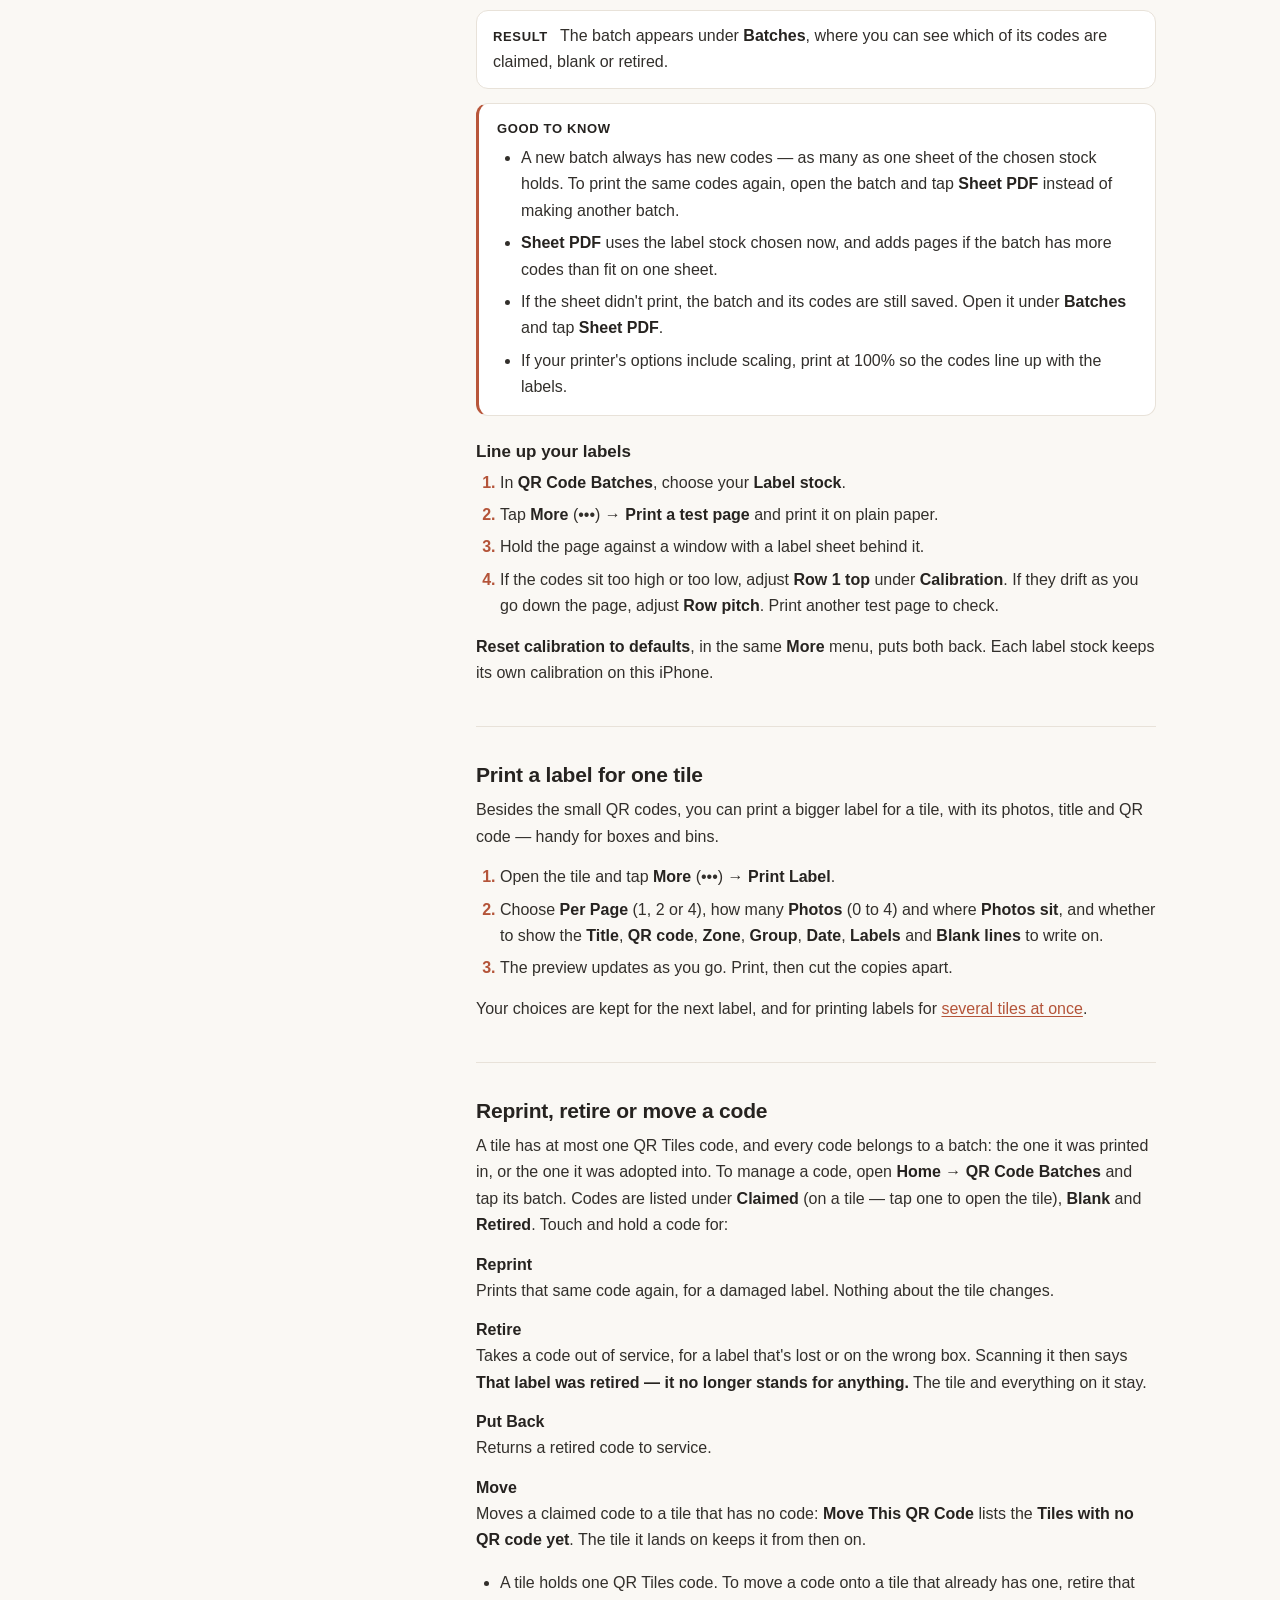
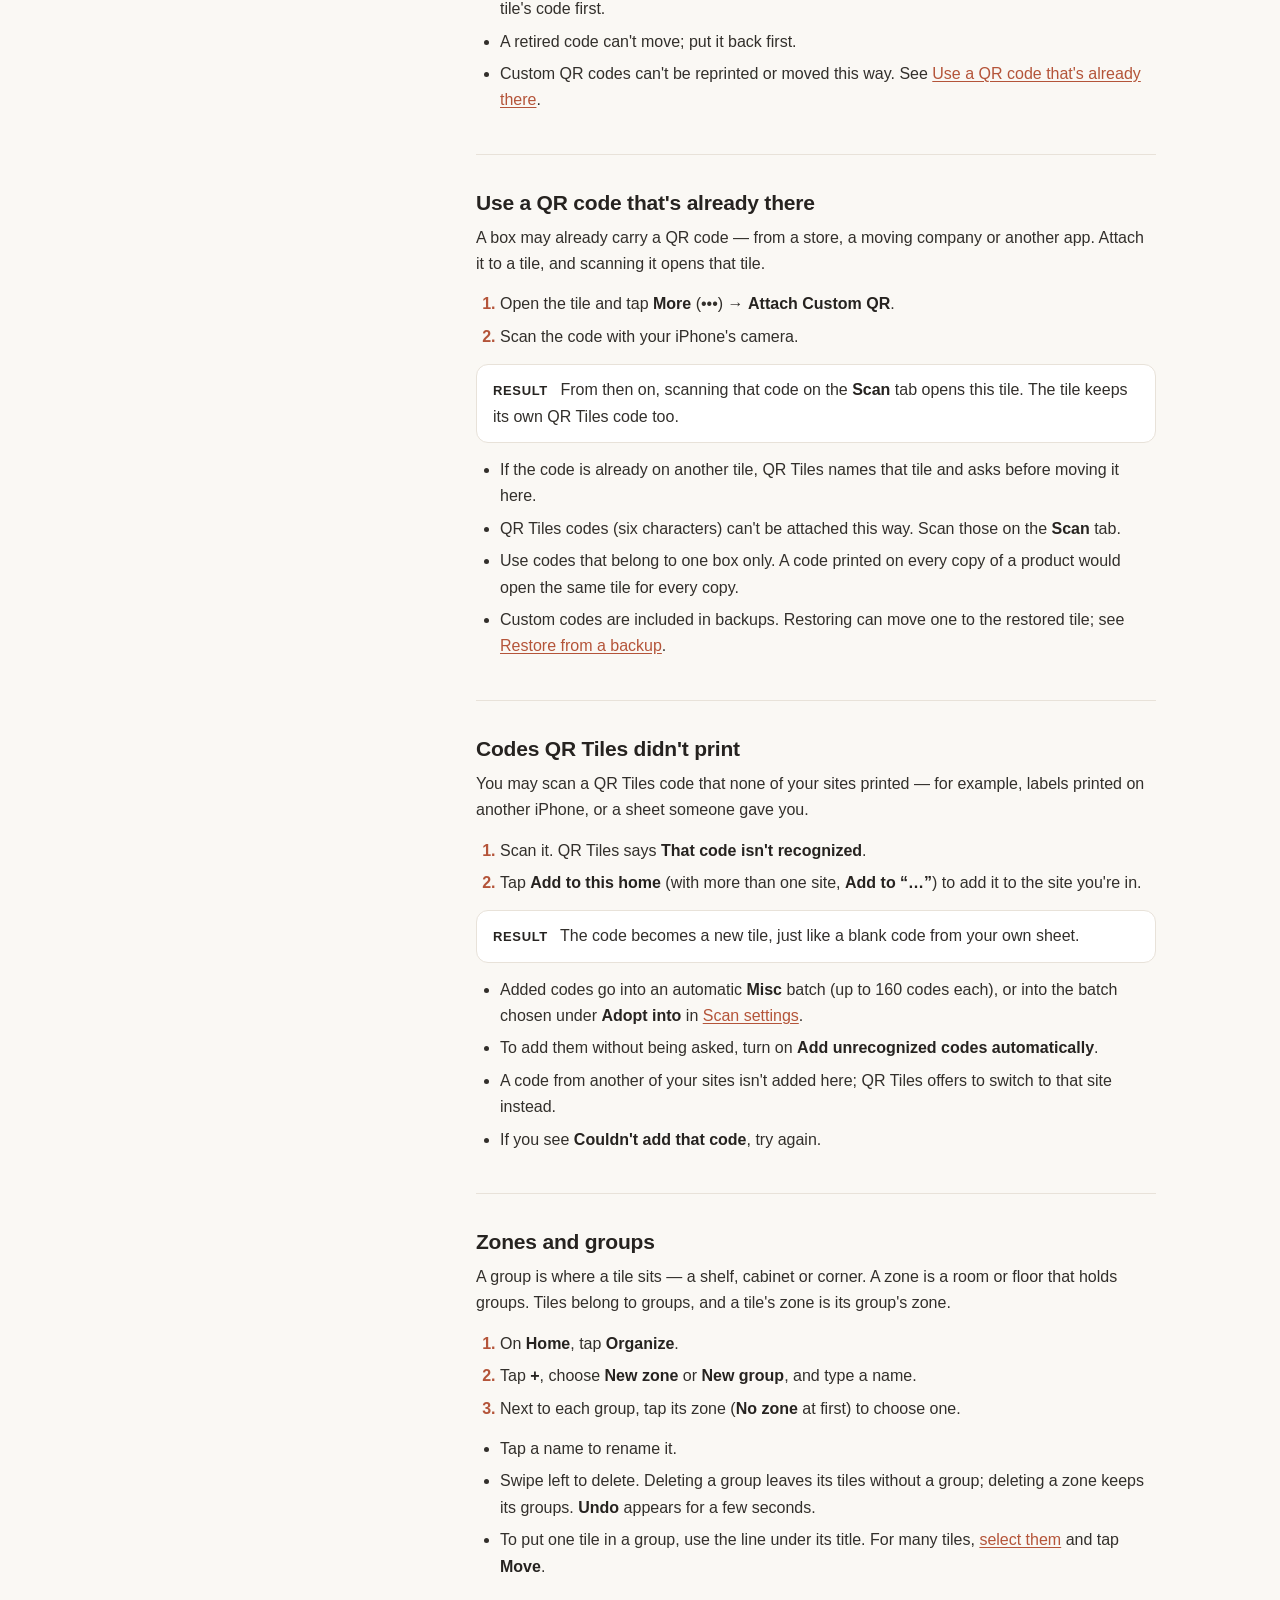
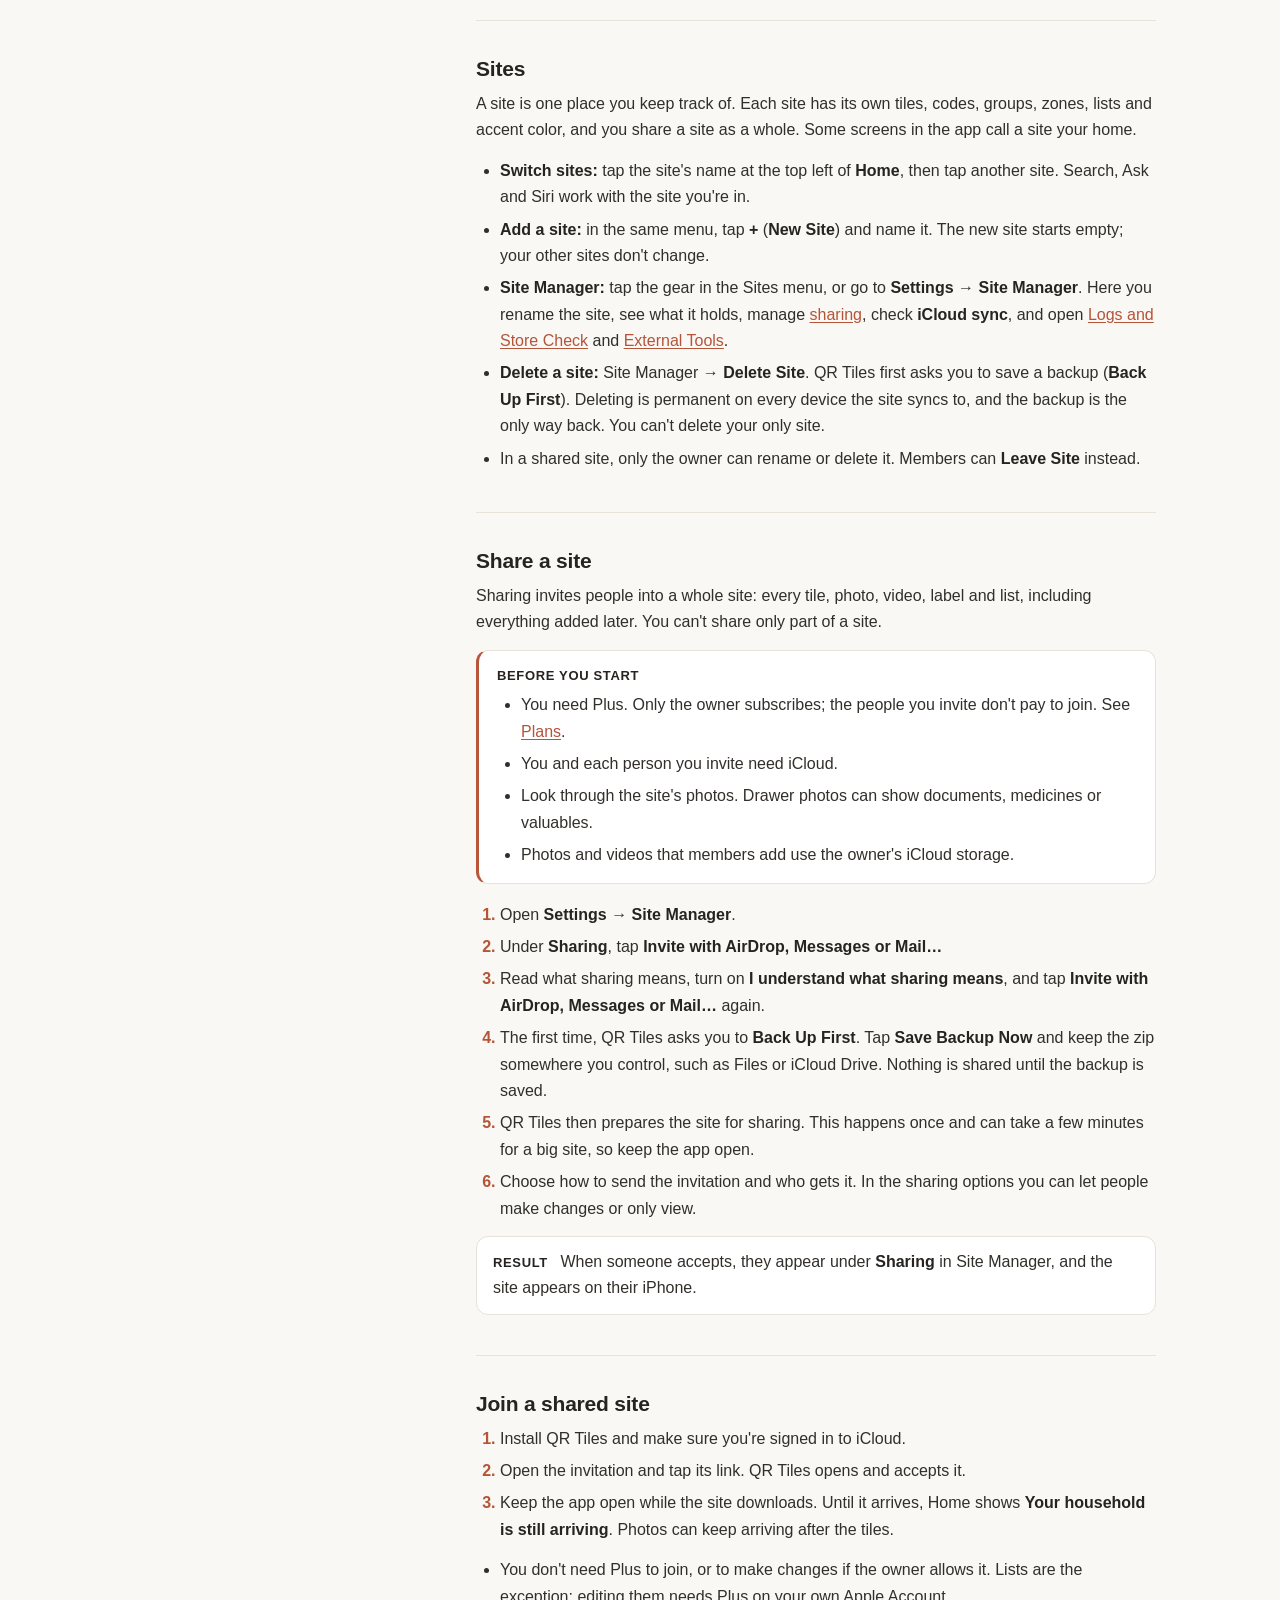
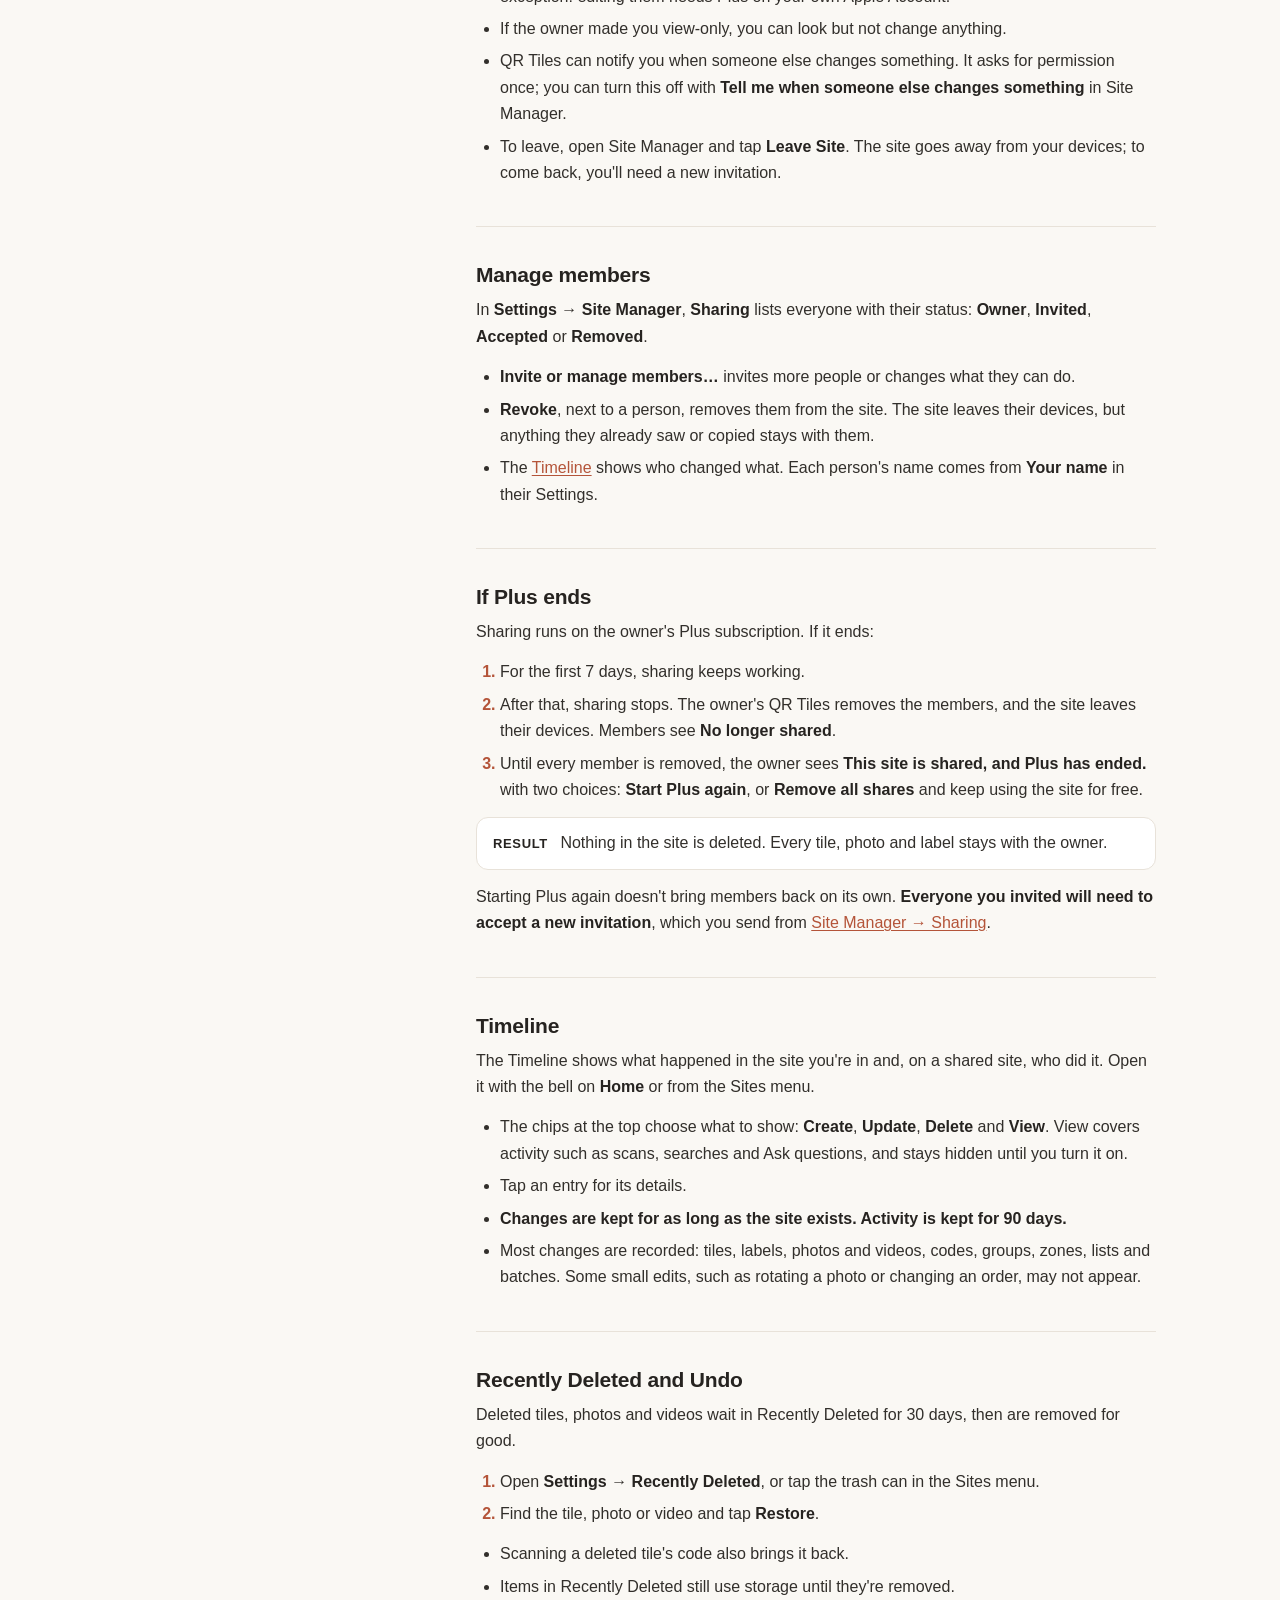
<file: help/index.html>
<!doctype html>
<html lang="en" data-accent="clay">
<head>
<meta charset="utf-8">
<meta name="viewport" content="width=device-width, initial-scale=1">
<title>Help — QR Tiles</title>
<meta name="description" content="Step-by-step help for QR Tiles: print and scan QR codes, fill in tiles, search and Ask, lists, sites and sharing, backups, and what to do when something goes wrong.">
<link rel="alternate" hreflang="en" href="https://newstuff.app/help/">
<link rel="alternate" hreflang="es" href="https://newstuff.app/es/help/">
<link rel="alternate" hreflang="x-default" href="https://newstuff.app/help/">
<link rel="icon" href="/favicon.png" type="image/png" sizes="64x64">
<link rel="apple-touch-icon" href="/apple-touch-icon.png">
<link rel="stylesheet" href="/assets/tokens.css">
<link rel="stylesheet" href="/assets/site.css">
<script>
(function () {
  var d = document.documentElement, s = null, a = null, l = null;
  try { s = localStorage; a = s.getItem("qrt-accent"); l = s.getItem("qrt-lang"); } catch (e) { s = null; }
  if (a) { d.dataset.accent = a; }
  if (!s || l === "en") return;
  var n = navigator, f = (n.languages && n.languages[0]) || n.language || "";
  if (l !== "es" && !/^es(?:[-_]|$)/i.test(f)) return;
  try { s.setItem("qrt-lang-probe", "1"); s.removeItem("qrt-lang-probe"); } catch (e) { return; }
  var t = document.querySelector('link[rel="alternate"][hreflang="es"]');
  if (t && t.href) location.replace(t.href.replace(/^[a-z]+:\/\/[^\/]+/i, "") + location.search + location.hash);
})();
</script>
</head>
<body>
<a class="skip-link" href="#main">Skip to content</a>

<header class="hdr on hdr-static">
  <a class="hdr-brand" href="/">
    <picture class="mark-pic" aria-hidden="true"><source srcset="/assets/app-icon-dark.png" media="(prefers-color-scheme: dark)"><img class="mark mark-sm" src="/assets/app-icon.png" alt="" width="34" height="34"></picture>
    QR Tiles
  </a>
  <span class="spacer"></span>
  <div class="hdr-pick">
    <button class="hdr-dot" aria-label="Change color" aria-expanded="false"><span class="d"></span></button>
    <div class="hdr-pop">
      <div class="sw-row sw-sm">
        <button class="sw" data-c="clay" aria-label="Clay" aria-pressed="false"><picture class="sw-pic" aria-hidden="true"><source srcset="/assets/app-icon-dark.png" media="(prefers-color-scheme: dark)"><img src="/assets/app-icon.png" alt="" width="22" height="22" loading="lazy"></picture></button><button class="sw" data-c="ink" aria-label="Ink" aria-pressed="false"><picture class="sw-pic" aria-hidden="true"><source srcset="/assets/icons/ink/app-icon-dark.png" media="(prefers-color-scheme: dark)"><img src="/assets/icons/ink/app-icon.png" alt="" width="22" height="22" loading="lazy"></picture></button><button class="sw" data-c="ocean" aria-label="Ocean" aria-pressed="false"><picture class="sw-pic" aria-hidden="true"><source srcset="/assets/icons/ocean/app-icon-dark.png" media="(prefers-color-scheme: dark)"><img src="/assets/icons/ocean/app-icon.png" alt="" width="22" height="22" loading="lazy"></picture></button><button class="sw" data-c="sage" aria-label="Sage" aria-pressed="false"><picture class="sw-pic" aria-hidden="true"><source srcset="/assets/icons/sage/app-icon-dark.png" media="(prefers-color-scheme: dark)"><img src="/assets/icons/sage/app-icon.png" alt="" width="22" height="22" loading="lazy"></picture></button><button class="sw" data-c="honey" aria-label="Honey" aria-pressed="false"><picture class="sw-pic" aria-hidden="true"><source srcset="/assets/icons/honey/app-icon-dark.png" media="(prefers-color-scheme: dark)"><img src="/assets/icons/honey/app-icon.png" alt="" width="22" height="22" loading="lazy"></picture></button><button class="sw" data-c="plum" aria-label="Plum" aria-pressed="false"><picture class="sw-pic" aria-hidden="true"><source srcset="/assets/icons/plum/app-icon-dark.png" media="(prefers-color-scheme: dark)"><img src="/assets/icons/plum/app-icon.png" alt="" width="22" height="22" loading="lazy"></picture></button>
      </div>
    </div>
  </div>
  <a class="hdr-cta" href="/get/">Get the app</a>
</header>

<main id="main" class="prose help">
  <div class="help-head">
    <h1>Help</h1>
    <p class="prose-date">Updated November 6, 2026 · QR Tiles 1.0.1 for iPhone</p>
    <p class="help-lede">Step-by-step help for QR Tiles, from your first sheet of labels to sharing, backups and fixing problems. The ⓘ marks in the app give a short note about the screen you're on; this page covers whole tasks.</p>
  </div>

  <div class="help-layout">
    <nav class="help-toc" id="contents" aria-labelledby="contents-title">
      <p class="help-toc-title" id="contents-title">Contents</p>
      <div class="help-toc-group">
        <p class="help-toc-h">Start here</p>
        <ul>
          <li><a href="#start">Get started</a></li>
          <li><a href="#around">Find your way around</a></li>
        </ul>
      </div>
      <div class="help-toc-group">
        <p class="help-toc-h">Scanning</p>
        <ul>
          <li><a href="#scan">Scan a code</a></li>
          <li><a href="#scan-settings">Scan settings</a></li>
          <li><a href="#capture-first">Photo first, then scan</a></li>
        </ul>
      </div>
      <div class="help-toc-group">
        <p class="help-toc-h">Tiles</p>
        <ul>
          <li><a href="#tile">Fill in a tile</a></li>
          <li><a href="#photos">Photos and videos</a></li>
          <li><a href="#find">Search and filter</a></li>
          <li><a href="#ask">Ask where something is</a></li>
          <li><a href="#bulk">Work with several tiles</a></li>
          <li><a href="#lists">Lists</a></li>
        </ul>
      </div>
      <div class="help-toc-group">
        <p class="help-toc-h">QR codes and printing</p>
        <ul>
          <li><a href="#print">Print QR code sheets</a></li>
          <li><a href="#print-label">Print a label for one tile</a></li>
          <li><a href="#codes">Reprint, retire or move a code</a></li>
          <li><a href="#custom-qr">Use a QR code that's already there</a></li>
          <li><a href="#adopt">Codes QR Tiles didn't print</a></li>
        </ul>
      </div>
      <div class="help-toc-group">
        <p class="help-toc-h">Organizing</p>
        <ul>
          <li><a href="#organize">Zones and groups</a></li>
          <li><a href="#sites">Sites</a></li>
        </ul>
      </div>
      <div class="help-toc-group">
        <p class="help-toc-h">Sharing</p>
        <ul>
          <li><a href="#share">Share a site</a></li>
          <li><a href="#join">Join a shared site</a></li>
          <li><a href="#members">Manage members</a></li>
          <li><a href="#plus-ends">If Plus ends</a></li>
        </ul>
      </div>
      <div class="help-toc-group">
        <p class="help-toc-h">History, backup and recovery</p>
        <ul>
          <li><a href="#timeline">Timeline</a></li>
          <li><a href="#deleted">Recently Deleted and Undo</a></li>
          <li><a href="#backup">Back up a site</a></li>
          <li><a href="#restore">Restore from a backup</a></li>
          <li><a href="#retag">Retag photos with an outside tool</a></li>
        </ul>
      </div>
      <div class="help-toc-group">
        <p class="help-toc-h">Beyond the app</p>
        <ul>
          <li><a href="#siri">Siri, Shortcuts and Spotlight</a></li>
          <li><a href="#controls">Controls and widgets</a></li>
          <li><a href="#watch">Apple Watch</a></li>
        </ul>
      </div>
      <div class="help-toc-group">
        <p class="help-toc-h">Settings, plans and privacy</p>
        <ul>
          <li><a href="#settings">Settings at a glance</a></li>
          <li><a href="#plans">Plans</a></li>
          <li><a href="#privacy">Privacy and permissions</a></li>
          <li><a href="#diagnostics">Logs and Store Check</a></li>
        </ul>
      </div>
      <div class="help-toc-group">
        <p class="help-toc-h">When something's wrong</p>
        <ul>
          <li><a href="#troubleshooting">Troubleshooting</a></li>
          <li><a href="#contact">Still stuck?</a></li>
        </ul>
      </div>
    </nav>

    <div class="help-body">

      <section class="help-sec" aria-labelledby="start">
        <h2 id="start">Get started</h2>
        <p>QR Tiles keeps track of what's inside your drawers, boxes and bins. You stick a QR code on each container. Scanning it opens a page for that container — a <b>tile</b> — with photos of what's inside, a title and labels you can search.</p>
        <div class="help-need">
          <p class="help-label">What you need</p>
          <ul>
            <li>An iPhone with iOS 27 or later, and QR Tiles from the <a href="/get/">App Store</a>.</li>
            <li>A printer and US Letter label sheets: R001 (160 small labels per sheet) or 5160-size address labels (30 per sheet, such as Avery 5160). Plain paper is fine for a test page.</li>
            <li>To use more than one device, or to share, sign in to iCloud.</li>
          </ul>
        </div>
        <h3 id="words">Words used in the app</h3>
        <dl class="help-dl">
          <dt>Tile</dt>
          <dd>One container and what you know about it: photos and videos, a title, labels and where it lives.</dd>
          <dt>Label</dt>
          <dd>A word or phrase you add to a tile, such as “batteries” or “winter gloves”. Search and Ask look through labels. (The sticker on the box is the QR code.)</dd>
          <dt>Group and zone</dt>
          <dd>Where a tile lives. A group is a shelf, cabinet or corner; a zone is the room or floor that holds groups.</dd>
          <dt>Site</dt>
          <dd>One place you keep track of, such as your home, a workshop or a storage unit. Each site has its own tiles, codes and lists, and a site is what you share with other people. Some screens in the app call it your home.</dd>
          <dt>Batch</dt>
          <dd>One printing of new QR codes.</dd>
        </dl>
        <h3 id="first-tile">Set up your first tile</h3>
        <ol class="help-steps">
          <li>On <b>Home</b>, tap <b>QR Code Batches</b>.</li>
          <li>Under <b>Label stock</b>, choose <b>R001</b> or <b>5160</b> to match your label sheets.</li>
          <li>Tap <b>+</b> (New batch), then <b>Create New Batch</b>. The sheet of new codes opens for printing.</li>
          <li>Print it and stick a code on a container.</li>
          <li>Tap the <b>Scan</b> tab and point the camera at that code.</li>
          <li>The new tile opens with its title ready for typing. Type a title, such as “Garage shelf 2 — paint”.</li>
          <li>Tap <b>Take photo</b> to photograph what's inside, or <b>Add photo or video</b> to choose from your library.</li>
          <li>Tap <b>+</b> in the <b>Labels</b> card, type a few words for what's inside (one per line) and tap <b>Add</b>.</li>
          <li>To say where it lives, tap <b>No group</b> under the title and choose a group, or <b>New Group…</b></li>
        </ol>
        <p class="help-result"><span class="help-label">Result</span> The title is saved when you leave the field, and labels, photos and the group are saved as you add them — there's no Save button. Scanning the code again opens this tile, and search and Ask can find it by its title, labels and photos.</p>
        <p class="help-tip"><span class="help-label">Tip</span> Before using real label sheets, print a test page on plain paper and check that it lines up. See <a href="#calibrate">Line up your labels</a>.</p>
        <p class="help-top"><a href="#contents">Back to contents</a></p>
      </section>

      <section class="help-sec" aria-labelledby="around">
        <h2 id="around">Find your way around</h2>
        <p>Four tabs run along the bottom of the screen:</p>
        <dl class="help-dl">
          <dt>Home</dt>
          <dd>Your site at a glance: counts, recent tiles, and shortcuts to <b>Ask</b>, <b>QR Code Batches</b>, <b>Lists</b> and <b>Organize</b>. The bell at the top right opens the <a href="#timeline">Timeline</a>.</dd>
          <dt>Scan</dt>
          <dd>The camera, for scanning codes and taking photos. See <a href="#scan">Scan a code</a>.</dd>
          <dt>Settings</dt>
          <dd>Your site, backups, appearance, scanning, Ask, plans and support. See <a href="#settings">Settings at a glance</a>.</dd>
          <dt>Search</dt>
          <dd>All the tiles in the site you're in, with search, filters, Ask and selection. See <a href="#find">Search and filter</a>.</dd>
        </dl>
        <p>The site's name at the top left of <b>Home</b> opens the <b>Sites</b> menu, where you switch sites and reach the Site Manager, the Timeline, backups, Recently Deleted and restore. See <a href="#sites">Sites</a>.</p>
        <p>Wherever you see ⓘ in the app, tap it for a short note about that part of the screen.</p>
        <h3 id="accessibility">Accessibility</h3>
        <ul>
          <li>QR Tiles follows your iPhone's text size. At the largest sizes, rows stack so nothing is cut off.</li>
          <li>With VoiceOver, the commands in touch-and-hold menus and swipe actions — on photos, labels, list items and codes — are available as actions on the item.</li>
          <li>Ask can read its answers aloud. For a more natural voice, download one in the iPhone Settings app under Accessibility → Read &amp; Speak → Voices.</li>
        </ul>
        <p class="help-top"><a href="#contents">Back to contents</a></p>
      </section>

      <section class="help-sec" aria-labelledby="scan">
        <h2 id="scan">Scan a code</h2>
        <p>The <b>Scan</b> tab is the main way to scan. A tile's own page also has a <b>Scan</b> button.</p>
        <ol class="help-steps">
          <li>Tap <b>Scan</b>.</li>
          <li>Point the camera at a QR code and hold steady until it reads.</li>
          <li>If a label is damaged or out of reach, type its six-character code in <b>Or type a code (e.g. SP1CE6)</b> and tap <b>Go</b>.</li>
        </ol>
        <h3 id="scan-results">What a scan does</h3>
        <dl class="help-dl">
          <dt>A blank code from this site</dt>
          <dd>Becomes a new tile, which opens with its title ready for typing.</dd>
          <dt>A code that's on a tile</dt>
          <dd>Opens the tile. <a href="#scan-settings">Scan Redirect</a> decides where you land on its page.</dd>
          <dt>A tile in Recently Deleted</dt>
          <dd>Comes back and opens: <b>This tile was in Recently Deleted. Opening it restored it.</b> For a tile deleted a day or more ago, the note says how many days ago instead.</dd>
          <dt>A code from another of your sites</dt>
          <dd>QR Tiles tells you it's elsewhere (<b>That QR code is in another home</b>) and offers <b>Switch to “…”</b>. A blank label printed in another site reads <b>That QR code belongs to another home</b>: QR Tiles switches over and starts its tile there.</dd>
          <dt>A code in more than one of your sites</dt>
          <dd>This usually follows a restore. If one copy is in the site you're in, that one opens. Otherwise <b>That code is in more than one home</b> lets you choose which one to open.</dd>
          <dt>A retired code</dt>
          <dd><b>That label was retired — it no longer stands for anything.</b> See <a href="#codes">Reprint, retire or move a code</a>.</dd>
          <dt>A QR Tiles code none of your sites printed</dt>
          <dd>QR Tiles asks before adding it. See <a href="#adopt">Codes QR Tiles didn't print</a>.</dd>
          <dt>A custom code you attached to a tile</dt>
          <dd>Opens that tile. See <a href="#custom-qr">Use a QR code that's already there</a>.</dd>
          <dt>Any other QR code</dt>
          <dd><b>Nothing readable in that code.</b> To use it, attach it to a tile first.</dd>
        </dl>
        <div class="help-note">
          <p class="help-label">Good to know</p>
          <ul>
            <li>QR Tiles reads QR codes, not bar codes.</li>
            <li>Scanning needs the camera. If you see <b>Camera couldn't start</b>, tap <b>Open Settings</b> and allow the camera for QR Tiles. <b>Camera needed</b> means this iPhone can't scan live; type the code instead.</li>
            <li>QR Tiles codes have six letters and numbers and never use the letters I, L, O or U. When you type a code, I and L are read as 1, and O as 0.</li>
            <li>Only QR Tiles codes can be typed. Custom codes have to be scanned.</li>
            <li>If you see <b>Couldn't check that code just now — try the scan again.</b>, wait a moment and scan again.</li>
          </ul>
        </div>
        <p class="help-top"><a href="#contents">Back to contents</a></p>
      </section>

      <section class="help-sec" aria-labelledby="scan-settings">
        <h2 id="scan-settings">Scan settings</h2>
        <p>Open <b>Settings</b> → <b>Scanning</b>, or tap <b>Scan settings</b> at the top right of the scanner. These choices apply on this iPhone.</p>
        <dl class="help-dl">
          <dt>Scan Redirect</dt>
          <dd>What happens when you scan a tile that's already set up. The tile always opens; choose <b>Just open the tile</b>, <b>Focus the title</b> to start typing, or <b>Open add labels</b>.</dd>
          <dt>Needs Picture</dt>
          <dd>What happens when a blank code becomes a new tile. Normally its title is ready for typing. Turn on <b>Straight into the camera</b> to take its first photo instead.</dd>
          <dt>Unlisted Code</dt>
          <dd>What happens with QR Tiles codes none of your sites printed. Normally QR Tiles asks first; turn on <b>Add unrecognized codes automatically</b> to skip the question. <b>Adopt into</b> chooses where those codes go: <b>Misc (automatic)</b> or one of your batches.</dd>
        </dl>
        <p class="help-top"><a href="#contents">Back to contents</a></p>
      </section>

      <section class="help-sec" aria-labelledby="capture-first">
        <h2 id="capture-first">Photo first, then scan</h2>
        <p>Sometimes it's easier to photograph a drawer before you find its label. The scanner can hold one photo and add it to the next tile you scan.</p>
        <ol class="help-steps">
          <li>On the <b>Scan</b> tab, switch to <b>CAPTURE</b> and take the photo.</li>
          <li>The scanner shows <b>Photo attaches to the next scan</b>.</li>
          <li>Scan the container's code. The photo is added to that tile, and the tile opens.</li>
        </ol>
        <ul>
          <li>Changed your mind? Tap <b>Drop the photo</b>.</li>
          <li>If you leave the scanner while a photo is waiting, QR Tiles asks <b>Discard the waiting photo?</b> Choose <b>Discard</b> or <b>Keep scanning</b>.</li>
          <li>If the next scan can't take the photo — a retired code, for example — the photo keeps waiting for the scan after it. A code with nothing readable in it lets the photo go, and the message says so.</li>
        </ul>
        <p class="help-top"><a href="#contents">Back to contents</a></p>
      </section>

      <section class="help-sec" aria-labelledby="tile">
        <h2 id="tile">Fill in a tile</h2>
        <p>A tile's page shows its title and its group at the top, then its labels, then its photos and videos. In a shared site where you can only view, these controls are turned off.</p>
        <dl class="help-dl">
          <dt>Title</dt>
          <dd>Tap it to type; it's saved when you leave the field. If you see <b>✱ another tile has this title</b>, that's allowed, but different titles make search and Ask answers clearer.</dd>
          <dt>Group</dt>
          <dd>Tap the line under the title (<b>No group</b> on a new tile) and choose a group, <b>New Group…</b> or <b>None</b>. A group made here has no zone yet; you can give it one in <a href="#organize">Organize</a>.</dd>
          <dt>More (•••)</dt>
          <dd>Includes <b>Show Media Tags</b>, <b>Print Label</b>, <b>Attach Custom QR</b>, <b>Add to List</b> and <b>Delete Tile</b>. A deleted tile waits in <a href="#deleted">Recently Deleted</a> for 30 days.</dd>
        </dl>
        <h3 id="labels">Labels</h3>
        <ul>
          <li>Tap <b>+</b> in the <b>Labels</b> card, type one label per line and tap <b>Add</b>. New labels are saved only when you tap <b>Add</b>; <b>Cancel</b> discards what you typed.</li>
          <li>Tap a label to change its text. Swipe left on a label to delete it.</li>
          <li>After you change or delete a label, <b>Undo</b> appears for a few seconds.</li>
        </ul>
        <h3 id="draft-labels">Draft labels</h3>
        <p>Labels suggested by an outside tool (see <a href="#retag">Retag photos with an outside tool</a>) arrive as drafts. Search, Ask and printing use them right away, and they stay marked as drafts until you accept them: use <b>Accept label</b> to keep one or <b>Delete label</b> to drop it. To find every tile with drafts, use the <b>Draft labels</b> filter under <b>Needs attention</b>.</p>
        <p>If a change can't be saved, QR Tiles tells you: <b>Couldn't save that change — try again.</b></p>
        <p class="help-top"><a href="#contents">Back to contents</a></p>
      </section>

      <section class="help-sec" aria-labelledby="photos">
        <h2 id="photos">Photos and videos</h2>
        <ul>
          <li><b>Take photo</b> opens the camera. <b>Add photo or video</b> (<b>Add more</b> once the tile has some) opens your photo library.</li>
          <li>Touch and hold a photo or video for <b>Move Left</b>, <b>Move Right</b>, <b>Edit Media Tags</b> and <b>Delete Photo</b> or <b>Delete Video</b>. Photos also have <b>Rotate</b> and <b>Crop…</b></li>
          <li>After cropping, tap <b>Use</b>. The cropped photo is kept and the original goes to Recently Deleted.</li>
          <li>Deleted photos and videos wait in <a href="#deleted">Recently Deleted</a> for 30 days.</li>
        </ul>
        <h3 id="media-tags">Media tags</h3>
        <p>On your iPhone, QR Tiles tags each photo with what it sees and reads any printed words in it. Search and Ask use these tags and words even when they're hidden.</p>
        <ul>
          <li>To see them in List rows, turn on <b>Show media tags</b> in <b>Settings</b> → <b>Tiles display</b>. To see them under each photo on a tile's page, tap <b>More</b> (•••) → <b>Show Media Tags</b> there.</li>
          <li>To fix them, choose <b>Edit Media Tags</b> and edit <b>Tags, one per line</b> and <b>Text in the photo</b>.</li>
          <li>If photo matches make Ask guess too much, turn off <b>Match photo tags &amp; text</b> in <a href="#ask-settings">Ask settings</a>.</li>
        </ul>
        <p class="help-tip"><span class="help-label">Good to know</span> Photos are stored at up to 2048 pixels on the long side and videos at up to 1080p. Location data is removed from photos you pick from your library.</p>
        <p class="help-top"><a href="#contents">Back to contents</a></p>
      </section>

      <section class="help-sec" aria-labelledby="find">
        <h2 id="find">Search and filter</h2>
        <p>The <b>Search</b> tab shows the tiles in the site you're in. Choose how to see them: <b>Photo</b> (the tiles that have a photo or video), <b>List</b> (every tile), <b>Labels</b> (each label with the tile it's on) or <b>Ask</b>.</p>
        <h3 id="search">Search</h3>
        <ul>
          <li>Type in the <b>Search tiles, labels, codes…</b> field. QR Tiles looks in titles, labels, codes, group and zone names, and the tags and words found in photos.</li>
          <li>What you type is matched as one piece of text: “gloves” finds “winter gloves”, but “wool gloves” finds only tiles with that exact phrase. Capital letters don't matter; accents do.</li>
          <li>To ask a question instead, see <a href="#ask">Ask where something is</a>.</li>
        </ul>
        <h3 id="filters">Filters</h3>
        <p>Tap <b>Filters</b> and check what you want to see. <b>Clear</b> turns them all off.</p>
        <dl class="help-dl">
          <dt>Sort</dt>
          <dd><b>Zone · Group · Title</b>, <b>Title A–Z</b> or <b>Newest first</b>.</dd>
          <dt>Recent</dt>
          <dd>Tiles scanned or added in the last 30 days, newest first. While it's on, it sets the order.</dd>
          <dt>Needs attention</dt>
          <dd><b>Without photos</b>, <b>Untitled</b> and <b>Draft labels</b>.</dd>
          <dt>Media</dt>
          <dd><b>With video</b>.</dd>
          <dt>Zones and Groups</dt>
          <dd>Check one or more.</dd>
        </dl>
        <p>Within Zones or within Groups, a tile can match any one you check. Different kinds of filters combine: a zone plus <b>Without photos</b> shows only tiles in that zone that have no photos. Search works inside the filters; Ask always looks at the whole site.</p>
        <p>To shorten the panel, open <b>Settings</b> → <b>Tiles display</b>. Turning off a section there hides it from the panel but doesn't change what's being filtered. <b>Hide rows with zero tiles</b> leaves out empty rows, and <b>Show labels</b> and <b>Show media tags</b> choose what List rows show.</p>
        <p class="help-top"><a href="#contents">Back to contents</a></p>
      </section>

      <section class="help-sec" aria-labelledby="ask">
        <h2 id="ask">Ask where something is</h2>
        <p>Ask answers questions like “Where are the pots?” by naming the places most likely to hold what you're looking for.</p>
        <ol class="help-steps">
          <li>On <b>Home</b>, tap <b>Ask</b>, or choose <b>Ask</b> on the <b>Search</b> tab.</li>
          <li>Type your question in the search bar. “pots” works as well as “where are the pots”.</li>
          <li>Read the answer, and tap a place under <b>Places to open</b> to open that tile.</li>
        </ol>
        <ul>
          <li><b>Read aloud</b> speaks the answer; <b>Share answer</b> sends it.</li>
          <li>A place marked <b>From a photo</b> was found only in what QR Tiles read in its photos, so check it before you rely on it.</li>
          <li>Ask searches the whole site you're in, whatever filters are set.</li>
          <li>Short questions that name the thing work best.</li>
        </ul>
        <h3 id="ask-settings">Ask settings</h3>
        <p>In <b>Settings</b> → <b>Ask</b>:</p>
        <dl class="help-dl">
          <dt>Places per answer</dt>
          <dd><b>Top match</b>, <b>Up to 3</b> (the starting choice) or <b>Up to 5</b>.</dd>
          <dt>Answer as a list</dt>
          <dd>One line per place instead of a sentence.</dd>
          <dt>Match photo tags &amp; text</dt>
          <dd>On at first. Turn it off if photo matches bring in too many guesses.</dd>
          <dt>Answer with</dt>
          <dd><b>Apple Intelligence</b> picks the best of the matching places, on your iPhone. <b>Off</b> answers by matching words. If Apple Intelligence is dimmed, the note below it says why — for example, this iPhone doesn't support it.</dd>
        </dl>
        <p>Either way, your questions and tiles stay on your iPhone. You can also ask from <a href="#siri">Siri</a>, <a href="#controls">Control Center</a> and <a href="#watch">Apple Watch</a>.</p>
        <p class="help-top"><a href="#contents">Back to contents</a></p>
      </section>

      <section class="help-sec" aria-labelledby="bulk">
        <h2 id="bulk">Work with several tiles</h2>
        <ol class="help-steps">
          <li>On the <b>Search</b> tab, narrow things down with search or filters if you like, then tap <b>Select</b>.</li>
          <li>Tap tiles to select them, or use <b>Select all</b>.</li>
          <li>Choose an action from the buttons at the bottom:
            <ul>
              <li><b>Print</b> prints a tile label for each one, using your last <a href="#print-label">Print Label</a> choices.</li>
              <li><b>Move</b> puts them all in one group. Zones are reached through groups, so you pick a group.</li>
              <li><b>Add to List</b> adds them to the list you tap.</li>
              <li><b>Delete</b> asks first, then moves them to Recently Deleted. <b>Undo</b> appears for a few seconds.</li>
            </ul>
          </li>
          <li>Tap <b>Done</b> when you're finished.</li>
        </ol>
        <p class="help-top"><a href="#contents">Back to contents</a></p>
      </section>

      <section class="help-sec" aria-labelledby="lists">
        <h2 id="lists">Lists</h2>
        <p>A list gathers tiles for one job, such as packing for a trip or tidying the garage, and lets you tick them off as you go. Creating and editing lists is part of Plus; on Basic you can still read them.</p>
        <ol class="help-steps">
          <li>On <b>Home</b>, tap <b>Lists</b>, then <b>New list</b>, and give it a name.</li>
          <li>Tap <b>Add Tiles</b> and pick the tiles. You can also add from a tile (<b>More</b> → <b>Add to List</b>) or from a <a href="#bulk">selection</a>.</li>
          <li>As you go, touch and hold an item and choose <b>Close</b>. Choose <b>Reopen</b> to undo it.</li>
        </ol>
        <ul>
          <li>Swipe right on an item to add a <b>Note</b>, or left to <b>Remove</b> it.</li>
          <li><b>Remove</b> takes the tile off the list; <b>Close</b> keeps it on the list as done. Neither changes the tile itself.</li>
          <li><b>Show closed items</b> shows what you've finished. Items are counted under <b>Open</b> and <b>Closed</b>.</li>
          <li><b>Add a note about this list</b> holds a note for the whole list.</li>
          <li><b>Delete List</b> deletes the list and its progress. The tiles stay where they are.</li>
          <li>Lists belong to a site, so the people you share it with see them. To edit lists, each person needs Plus on their own Apple Account; otherwise they see <b>You can read these lists</b>.</li>
        </ul>
        <p class="help-top"><a href="#contents">Back to contents</a></p>
      </section>

      <section class="help-sec" aria-labelledby="print">
        <h2 id="print">Print QR code sheets</h2>
        <div class="help-need">
          <p class="help-label">Before you start</p>
          <ul>
            <li>US Letter label sheets: <b>R001</b> (160 labels, 1 × ½ inch, 8 across and 20 down) or <b>5160</b> (30 address labels, 2⅝ × 1 inch, such as Avery 5160).</li>
            <li>A printer your iPhone can print to.</li>
          </ul>
        </div>
        <ol class="help-steps">
          <li>On <b>Home</b>, tap <b>QR Code Batches</b>.</li>
          <li>Under <b>Label stock</b>, choose <b>R001</b> or <b>5160</b>. The line below shows how many labels are on a sheet.</li>
          <li>Tap <b>+</b> (New batch). QR Tiles tells you how many blank codes you already have and asks <b>Create a new batch?</b></li>
          <li>Tap <b>Create New Batch</b>. The new codes are saved and the sheet opens for printing.</li>
          <li>Print it, then stick a code on each container. Codes stay blank until you scan them.</li>
        </ol>
        <p class="help-result"><span class="help-label">Result</span> The batch appears under <b>Batches</b>, where you can see which of its codes are claimed, blank or retired.</p>
        <div class="help-note">
          <p class="help-label">Good to know</p>
          <ul>
            <li>A new batch always has new codes — as many as one sheet of the chosen stock holds. To print the same codes again, open the batch and tap <b>Sheet PDF</b> instead of making another batch.</li>
            <li><b>Sheet PDF</b> uses the label stock chosen now, and adds pages if the batch has more codes than fit on one sheet.</li>
            <li>If the sheet didn't print, the batch and its codes are still saved. Open it under <b>Batches</b> and tap <b>Sheet PDF</b>.</li>
            <li>If your printer's options include scaling, print at 100% so the codes line up with the labels.</li>
          </ul>
        </div>
        <h3 id="calibrate">Line up your labels</h3>
        <ol class="help-steps">
          <li>In <b>QR Code Batches</b>, choose your <b>Label stock</b>.</li>
          <li>Tap <b>More</b> (•••) → <b>Print a test page</b> and print it on plain paper.</li>
          <li>Hold the page against a window with a label sheet behind it.</li>
          <li>If the codes sit too high or too low, adjust <b>Row 1 top</b> under <b>Calibration</b>. If they drift as you go down the page, adjust <b>Row pitch</b>. Print another test page to check.</li>
        </ol>
        <p><b>Reset calibration to defaults</b>, in the same <b>More</b> menu, puts both back. Each label stock keeps its own calibration on this iPhone.</p>
        <p class="help-top"><a href="#contents">Back to contents</a></p>
      </section>

      <section class="help-sec" aria-labelledby="print-label">
        <h2 id="print-label">Print a label for one tile</h2>
        <p>Besides the small QR codes, you can print a bigger label for a tile, with its photos, title and QR code — handy for boxes and bins.</p>
        <ol class="help-steps">
          <li>Open the tile and tap <b>More</b> (•••) → <b>Print Label</b>.</li>
          <li>Choose <b>Per Page</b> (1, 2 or 4), how many <b>Photos</b> (0 to 4) and where <b>Photos sit</b>, and whether to show the <b>Title</b>, <b>QR code</b>, <b>Zone</b>, <b>Group</b>, <b>Date</b>, <b>Labels</b> and <b>Blank lines</b> to write on.</li>
          <li>The preview updates as you go. Print, then cut the copies apart.</li>
        </ol>
        <p>Your choices are kept for the next label, and for printing labels for <a href="#bulk">several tiles at once</a>.</p>
        <p class="help-top"><a href="#contents">Back to contents</a></p>
      </section>

      <section class="help-sec" aria-labelledby="codes">
        <h2 id="codes">Reprint, retire or move a code</h2>
        <p>A tile has at most one QR Tiles code, and every code belongs to a batch: the one it was printed in, or the one it was adopted into. To manage a code, open <b>Home</b> → <b>QR Code Batches</b> and tap its batch. Codes are listed under <b>Claimed</b> (on a tile — tap one to open the tile), <b>Blank</b> and <b>Retired</b>. Touch and hold a code for:</p>
        <dl class="help-dl">
          <dt>Reprint</dt>
          <dd>Prints that same code again, for a damaged label. Nothing about the tile changes.</dd>
          <dt>Retire</dt>
          <dd>Takes a code out of service, for a label that's lost or on the wrong box. Scanning it then says <b>That label was retired — it no longer stands for anything.</b> The tile and everything on it stay.</dd>
          <dt>Put Back</dt>
          <dd>Returns a retired code to service.</dd>
          <dt>Move</dt>
          <dd>Moves a claimed code to a tile that has no code: <b>Move This QR Code</b> lists the <b>Tiles with no QR code yet</b>. The tile it lands on keeps it from then on.</dd>
        </dl>
        <ul>
          <li>A tile holds one QR Tiles code. To move a code onto a tile that already has one, retire that tile's code first.</li>
          <li>A retired code can't move; put it back first.</li>
          <li>Custom QR codes can't be reprinted or moved this way. See <a href="#custom-qr">Use a QR code that's already there</a>.</li>
        </ul>
        <p class="help-top"><a href="#contents">Back to contents</a></p>
      </section>

      <section class="help-sec" aria-labelledby="custom-qr">
        <h2 id="custom-qr">Use a QR code that's already there</h2>
        <p>A box may already carry a QR code — from a store, a moving company or another app. Attach it to a tile, and scanning it opens that tile.</p>
        <ol class="help-steps">
          <li>Open the tile and tap <b>More</b> (•••) → <b>Attach Custom QR</b>.</li>
          <li>Scan the code with your iPhone's camera.</li>
        </ol>
        <p class="help-result"><span class="help-label">Result</span> From then on, scanning that code on the <b>Scan</b> tab opens this tile. The tile keeps its own QR Tiles code too.</p>
        <ul>
          <li>If the code is already on another tile, QR Tiles names that tile and asks before moving it here.</li>
          <li>QR Tiles codes (six characters) can't be attached this way. Scan those on the <b>Scan</b> tab.</li>
          <li>Use codes that belong to one box only. A code printed on every copy of a product would open the same tile for every copy.</li>
          <li>Custom codes are included in backups. Restoring can move one to the restored tile; see <a href="#restore">Restore from a backup</a>.</li>
        </ul>
        <p class="help-top"><a href="#contents">Back to contents</a></p>
      </section>

      <section class="help-sec" aria-labelledby="adopt">
        <h2 id="adopt">Codes QR Tiles didn't print</h2>
        <p>You may scan a QR Tiles code that none of your sites printed — for example, labels printed on another iPhone, or a sheet someone gave you.</p>
        <ol class="help-steps">
          <li>Scan it. QR Tiles says <b>That code isn't recognized</b>.</li>
          <li>Tap <b>Add to this home</b> (with more than one site, <b>Add to “…”</b>) to add it to the site you're in.</li>
        </ol>
        <p class="help-result"><span class="help-label">Result</span> The code becomes a new tile, just like a blank code from your own sheet.</p>
        <ul>
          <li>Added codes go into an automatic <b>Misc</b> batch (up to 160 codes each), or into the batch chosen under <b>Adopt into</b> in <a href="#scan-settings">Scan settings</a>.</li>
          <li>To add them without being asked, turn on <b>Add unrecognized codes automatically</b>.</li>
          <li>A code from another of your sites isn't added here; QR Tiles offers to switch to that site instead.</li>
          <li>If you see <b>Couldn't add that code</b>, try again.</li>
        </ul>
        <p class="help-top"><a href="#contents">Back to contents</a></p>
      </section>

      <section class="help-sec" aria-labelledby="organize">
        <h2 id="organize">Zones and groups</h2>
        <p>A group is where a tile sits — a shelf, cabinet or corner. A zone is a room or floor that holds groups. Tiles belong to groups, and a tile's zone is its group's zone.</p>
        <ol class="help-steps">
          <li>On <b>Home</b>, tap <b>Organize</b>.</li>
          <li>Tap <b>+</b>, choose <b>New zone</b> or <b>New group</b>, and type a name.</li>
          <li>Next to each group, tap its zone (<b>No zone</b> at first) to choose one.</li>
        </ol>
        <ul>
          <li>Tap a name to rename it.</li>
          <li>Swipe left to delete. Deleting a group leaves its tiles without a group; deleting a zone keeps its groups. <b>Undo</b> appears for a few seconds.</li>
          <li>To put one tile in a group, use the line under its title. For many tiles, <a href="#bulk">select them</a> and tap <b>Move</b>.</li>
        </ul>
        <p class="help-top"><a href="#contents">Back to contents</a></p>
      </section>

      <section class="help-sec" aria-labelledby="sites">
        <h2 id="sites">Sites</h2>
        <p>A site is one place you keep track of. Each site has its own tiles, codes, groups, zones, lists and accent color, and you share a site as a whole. Some screens in the app call a site your home.</p>
        <ul>
          <li><b>Switch sites:</b> tap the site's name at the top left of <b>Home</b>, then tap another site. Search, Ask and Siri work with the site you're in.</li>
          <li><b>Add a site:</b> in the same menu, tap <b>+</b> (<b>New Site</b>) and name it. The new site starts empty; your other sites don't change.</li>
          <li><b>Site Manager:</b> tap the gear in the Sites menu, or go to <b>Settings</b> → <b>Site Manager</b>. Here you rename the site, see what it holds, manage <a href="#share">sharing</a>, check <b>iCloud sync</b>, and open <a href="#diagnostics">Logs and Store Check</a> and <a href="#retag">External Tools</a>.</li>
          <li><b>Delete a site:</b> Site Manager → <b>Delete Site</b>. QR Tiles first asks you to save a backup (<b>Back Up First</b>). Deleting is permanent on every device the site syncs to, and the backup is the only way back. You can't delete your only site.</li>
          <li>In a shared site, only the owner can rename or delete it. Members can <b>Leave Site</b> instead.</li>
        </ul>
        <p class="help-top"><a href="#contents">Back to contents</a></p>
      </section>

      <section class="help-sec" aria-labelledby="share">
        <h2 id="share">Share a site</h2>
        <p>Sharing invites people into a whole site: every tile, photo, video, label and list, including everything added later. You can't share only part of a site.</p>
        <div class="help-need">
          <p class="help-label">Before you start</p>
          <ul>
            <li>You need Plus. Only the owner subscribes; the people you invite don't pay to join. See <a href="#plans">Plans</a>.</li>
            <li>You and each person you invite need iCloud.</li>
            <li>Look through the site's photos. Drawer photos can show documents, medicines or valuables.</li>
            <li>Photos and videos that members add use the owner's iCloud storage.</li>
          </ul>
        </div>
        <ol class="help-steps">
          <li>Open <b>Settings</b> → <b>Site Manager</b>.</li>
          <li>Under <b>Sharing</b>, tap <b>Invite with AirDrop, Messages or Mail…</b></li>
          <li>Read what sharing means, turn on <b>I understand what sharing means</b>, and tap <b>Invite with AirDrop, Messages or Mail…</b> again.</li>
          <li>The first time, QR Tiles asks you to <b>Back Up First</b>. Tap <b>Save Backup Now</b> and keep the zip somewhere you control, such as Files or iCloud Drive. Nothing is shared until the backup is saved.</li>
          <li>QR Tiles then prepares the site for sharing. This happens once and can take a few minutes for a big site, so keep the app open.</li>
          <li>Choose how to send the invitation and who gets it. In the sharing options you can let people make changes or only view.</li>
        </ol>
        <p class="help-result"><span class="help-label">Result</span> When someone accepts, they appear under <b>Sharing</b> in Site Manager, and the site appears on their iPhone.</p>
        <p class="help-top"><a href="#contents">Back to contents</a></p>
      </section>

      <section class="help-sec" aria-labelledby="join">
        <h2 id="join">Join a shared site</h2>
        <ol class="help-steps">
          <li>Install QR Tiles and make sure you're signed in to iCloud.</li>
          <li>Open the invitation and tap its link. QR Tiles opens and accepts it.</li>
          <li>Keep the app open while the site downloads. Until it arrives, Home shows <b>Your household is still arriving</b>. Photos can keep arriving after the tiles.</li>
        </ol>
        <ul>
          <li>You don't need Plus to join, or to make changes if the owner allows it. Lists are the exception: editing them needs Plus on your own Apple Account.</li>
          <li>If the owner made you view-only, you can look but not change anything.</li>
          <li>QR Tiles can notify you when someone else changes something. It asks for permission once; you can turn this off with <b>Tell me when someone else changes something</b> in Site Manager.</li>
          <li>To leave, open Site Manager and tap <b>Leave Site</b>. The site goes away from your devices; to come back, you'll need a new invitation.</li>
        </ul>
        <p class="help-top"><a href="#contents">Back to contents</a></p>
      </section>

      <section class="help-sec" aria-labelledby="members">
        <h2 id="members">Manage members</h2>
        <p>In <b>Settings</b> → <b>Site Manager</b>, <b>Sharing</b> lists everyone with their status: <b>Owner</b>, <b>Invited</b>, <b>Accepted</b> or <b>Removed</b>.</p>
        <ul>
          <li><b>Invite or manage members…</b> invites more people or changes what they can do.</li>
          <li><b>Revoke</b>, next to a person, removes them from the site. The site leaves their devices, but anything they already saw or copied stays with them.</li>
          <li>The <a href="#timeline">Timeline</a> shows who changed what. Each person's name comes from <b>Your name</b> in their Settings.</li>
        </ul>
        <p class="help-top"><a href="#contents">Back to contents</a></p>
      </section>

      <section class="help-sec" aria-labelledby="plus-ends">
        <h2 id="plus-ends">If Plus ends</h2>
        <p>Sharing runs on the owner's Plus subscription. If it ends:</p>
        <ol class="help-steps">
          <li>For the first 7 days, sharing keeps working.</li>
          <li>After that, sharing stops. The owner's QR Tiles removes the members, and the site leaves their devices. Members see <b>No longer shared</b>.</li>
          <li>Until every member is removed, the owner sees <b>This site is shared, and Plus has ended.</b> with two choices: <b>Start Plus again</b>, or <b>Remove all shares</b> and keep using the site for free.</li>
        </ol>
        <p class="help-result"><span class="help-label">Result</span> Nothing in the site is deleted. Every tile, photo and label stays with the owner.</p>
        <p>Starting Plus again doesn't bring members back on its own. <b>Everyone you invited will need to accept a new invitation</b>, which you send from <a href="#share">Site Manager → Sharing</a>.</p>
        <p class="help-top"><a href="#contents">Back to contents</a></p>
      </section>

      <section class="help-sec" aria-labelledby="timeline">
        <h2 id="timeline">Timeline</h2>
        <p>The Timeline shows what happened in the site you're in and, on a shared site, who did it. Open it with the bell on <b>Home</b> or from the Sites menu.</p>
        <ul>
          <li>The chips at the top choose what to show: <b>Create</b>, <b>Update</b>, <b>Delete</b> and <b>View</b>. View covers activity such as scans, searches and Ask questions, and stays hidden until you turn it on.</li>
          <li>Tap an entry for its details.</li>
          <li><b>Changes are kept for as long as the site exists. Activity is kept for 90 days.</b></li>
          <li>Most changes are recorded: tiles, labels, photos and videos, codes, groups, zones, lists and batches. Some small edits, such as rotating a photo or changing an order, may not appear.</li>
        </ul>
        <p class="help-top"><a href="#contents">Back to contents</a></p>
      </section>

      <section class="help-sec" aria-labelledby="deleted">
        <h2 id="deleted">Recently Deleted and Undo</h2>
        <p>Deleted tiles, photos and videos wait in Recently Deleted for 30 days, then are removed for good.</p>
        <ol class="help-steps">
          <li>Open <b>Settings</b> → <b>Recently Deleted</b>, or tap the trash can in the Sites menu.</li>
          <li>Find the tile, photo or video and tap <b>Restore</b>.</li>
        </ol>
        <ul>
          <li>Scanning a deleted tile's code also brings it back.</li>
          <li>Items in Recently Deleted still use storage until they're removed.</li>
          <li>Labels, groups and zones don't go to Recently Deleted. When you delete one — or delete tiles from a <a href="#bulk">selection</a> — <b>Undo</b> appears for a few seconds. After that, label, group and zone deletions are final.</li>
          <li>Deleting a list asks first and can't be undone.</li>
        </ul>
        <p class="help-top"><a href="#contents">Back to contents</a></p>
      </section>

      <section class="help-sec" aria-labelledby="backup">
        <h2 id="backup">Back up a site</h2>
        <p>A backup is one zip file with every photo and video in the site, plus all its data as CSV files. It's the copy you control: keep it in Files, iCloud Drive or anywhere else.</p>
        <ol class="help-steps">
          <li>Make sure you're in the site you want to back up. A backup covers one site.</li>
          <li>Open <b>Settings</b> and tap <b>Back Up Now</b> (it's in the Sites menu too).</li>
          <li>If some photos haven't finished downloading, QR Tiles waits for them before it builds the zip.</li>
          <li>When the share sheet appears, save the zip — for example, with <b>Save to Files</b>.</li>
        </ol>
        <ul>
          <li>If photos are still missing after the wait, the backup stops rather than save an incomplete file. Leave QR Tiles open on Wi-Fi for a while and try again.</li>
          <li>A backup holds everything in the site, including photos of what's in your drawers. Store and send it with care.</li>
          <li>QR Tiles also asks for a backup before you share a site for the first time and before you delete one.</li>
        </ul>
        <p class="help-top"><a href="#contents">Back to contents</a></p>
      </section>

      <section class="help-sec" aria-labelledby="restore">
        <h2 id="restore">Restore from a backup</h2>
        <p>Restoring builds a <strong>new, separate site</strong> from a backup zip. It doesn't replace or merge into a site you already have.</p>
        <ol class="help-steps">
          <li>Open <b>Settings</b> → <b>Restore from Backup</b>, or use restore in the Sites menu.</li>
          <li>Tap <b>Choose Backup Zip</b> and pick the file.</li>
          <li>Wait while QR Tiles shows <b>Restoring…</b> — when it's done, it shows what came back.</li>
          <li>Tap <b>Switch to It</b> to open the new site, or <b>Stay Here</b>.</li>
        </ol>
        <div class="help-note">
          <p class="help-label">Before you restore</p>
          <ul>
            <li>Restoring the same backup twice makes two sites. You can delete the one you don't need.</li>
            <li>If the original site is still on this iPhone, both sites have the same QR Tiles codes. Scanning one opens the copy in the site you're in; from any other site, QR Tiles asks which to open (<b>That code is in more than one home</b>).</li>
            <li>Custom QR codes go with the restored tiles. If one is still attached to a tile in another site on this iPhone, it moves to the restored tile, so scanning it opens the restored copy.</li>
            <li>If you see <b>Restore failed</b>, your other sites are left as they were.</li>
          </ul>
        </div>
        <p class="help-top"><a href="#contents">Back to contents</a></p>
      </section>

      <section class="help-sec" aria-labelledby="retag">
        <h2 id="retag">Retag photos with an outside tool</h2>
        <p>If you want better photo tags than QR Tiles finds on its own, you can export a site's photos to a tool you choose — an AI assistant, a service or a person — and import the tags it writes. Look for it in <b>Settings</b> → <b>Site Manager</b> → <b>External Tools</b>, on a site you own.</p>
        <div class="help-need">
          <p class="help-label">Before you start</p>
          <ul>
            <li>The photos leave QR Tiles. Whoever gets the file can see them, so treat it like a backup.</li>
            <li>Only photos are exported, not videos.</li>
          </ul>
        </div>
        <ol class="help-steps">
          <li>In <b>External Tools</b>, tap <b>Export</b>. <b>Before you export</b> lets you keep to <b>Only photos added since a date</b> and turn on <b>Also ask for label recommendations?</b>, then tap <b>Export</b> again.</li>
          <li>Tap <b>Export</b> and give the file to your tool. It includes the photos, instructions for the tool, and a template for its answers.</li>
          <li>When the tool returns its file, tap <b>Import</b>, choose the file and confirm with <b>Import</b>.</li>
          <li>Review any suggested labels; they arrive as <a href="#draft-labels">draft labels</a>.</li>
        </ol>
        <ul>
          <li>Importing <strong>replaces</strong> the tags and photo text on those photos, including what QR Tiles found on its own. Titles, labels, groups and the photos themselves don't change.</li>
          <li>This isn't a backup, and it can't move a site.</li>
        </ul>
        <p class="help-top"><a href="#contents">Back to contents</a></p>
      </section>

      <section class="help-sec" aria-labelledby="siri">
        <h2 id="siri">Siri, Shortcuts and Spotlight</h2>
        <p>QR Tiles adds these actions to Siri and the Shortcuts app. They work with the site you're in.</p>
        <dl class="help-dl">
          <dt>Scan a Tile</dt>
          <dd>Opens the scanner. Say “Scan QR Tiles” or “QR Tiles scanner”.</dd>
          <dt>Ask</dt>
          <dd>Asks where something is. Say “Ask QR Tiles” or “Find something in QR Tiles”.</dd>
          <dt>Where is a tile</dt>
          <dd>Tells you where a tile is: “Where is my camping gear in QR Tiles?” If the tile has no group yet, Siri says so.</dd>
          <dt>Search Tiles</dt>
          <dd>Opens the tiles that match. Say “Search QR Tiles” or “Search my tiles in QR Tiles”.</dd>
          <dt>Open Tile</dt>
          <dd>Opens a tile by name: “Open camping gear in QR Tiles”.</dd>
        </dl>
        <p>Tiles from the site you're in also appear in Spotlight search on your iPhone.</p>
        <p class="help-top"><a href="#contents">Back to contents</a></p>
      </section>

      <section class="help-sec" aria-labelledby="controls">
        <h2 id="controls">Controls and widgets</h2>
        <p>Add these the usual way: edit Control Center, the Lock Screen or the Home Screen, and look for QR Tiles.</p>
        <dl class="help-dl">
          <dt>Scan control</dt>
          <dd>Scan a QR code from Control Center or the Lock Screen, even without unlocking. After a Lock Screen scan you'll see <b>Scanned. Unlock to continue.</b></dd>
          <dt>Ask control</dt>
          <dd>Opens Ask.</dd>
          <dt>Last Change widget</dt>
          <dd>Shows the most recent change in your site and when it happened, on the Home Screen (small or medium) or the Lock Screen.</dd>
        </dl>
        <p>Widgets show tile names and may show a photo, so anyone who can see your screen can see them too.</p>
        <p class="help-top"><a href="#contents">Back to contents</a></p>
      </section>

      <section class="help-sec" aria-labelledby="watch">
        <h2 id="watch">Apple Watch</h2>
        <p>The watch app works with QR Tiles on your iPhone and needs watchOS 26 or later. Scanning stays on the iPhone.</p>
        <dl class="help-dl">
          <dt>Ask</dt>
          <dd>Tap the field and say what you're looking for. The watch asks your iPhone (<b>Asking your iPhone…</b>) and shows the answer. <b>Recent questions</b> lets you <b>Ask again</b>.</dd>
          <dt>Recent</dt>
          <dd>The site's recent tiles, the same list Home shows on your iPhone.</dd>
          <dt>Places</dt>
          <dd>Your zones and groups, and the tiles in each.</dd>
          <dt>Lists</dt>
          <dd>Your lists, and how many items are open or closed.</dd>
        </dl>
        <p>Watch faces can show <b>Last Change</b> (the latest change, or your progress on a list), <b>Items Left</b> and a shortcut to Ask.</p>
        <p>If you see <b>Your iPhone isn't reachable. Bring it closer, then try again.</b> or <b>Your iPhone didn't answer in time. Try again.</b>, bring your iPhone closer and tap <b>Retry</b>.</p>
        <p class="help-top"><a href="#contents">Back to contents</a></p>
      </section>

      <section class="help-sec" aria-labelledby="settings">
        <h2 id="settings">Settings at a glance</h2>
        <dl class="help-dl">
          <dt>Site Manager</dt>
          <dd>The site you're in: its name, sharing, iCloud sync, Logs, Store Check, External Tools, and deleting or leaving it. See <a href="#sites">Sites</a>.</dd>
          <dt>Data</dt>
          <dd><a href="#backup">Back Up Now</a>, <a href="#restore">Restore from Backup</a>, <a href="#deleted">Recently Deleted</a>, and <b>Media on iCloud</b>, which shows how much space photos and videos use, tile by tile, largest first. That total includes items in Recently Deleted.</dd>
          <dt>Appearance</dt>
          <dd><b>Theme</b> (Automatic, Light or Dark) and <b>Language</b> (Automatic, English or Español).</dd>
          <dt>App icon and accent</dt>
          <dd>Six colors. The app and its icon follow the one you pick, and each site keeps its own.</dd>
          <dt>Scanning, Ask and Tiles display</dt>
          <dd>See <a href="#scan-settings">Scan settings</a>, <a href="#ask-settings">Ask settings</a> and <a href="#filters">Filters</a>.</dd>
          <dt>Upgrades</dt>
          <dd>Plans, <b>Restore Purchases</b> and <b>Manage Subscription</b>. See <a href="#plans">Plans</a>.</dd>
          <dt>Support, Privacy Policy and Terms of Service</dt>
          <dd><b>Support</b> starts an email to us with your app version in the subject. The other two open this website.</dd>
          <dt>Your name</dt>
          <dd>Greets you on Home and appears beside your changes on a shared site.</dd>
        </dl>
        <p class="help-top"><a href="#contents">Back to contents</a></p>
      </section>

      <section class="help-sec" aria-labelledby="plans">
        <h2 id="plans">Plans</h2>
        <dl class="help-dl">
          <dt>Basic (free)</dt>
          <dd>Unlimited tiles, QR codes and printing, plus scanning, search, Ask, the Timeline, backups and restore. You can join sites others share with you, and read lists.</dd>
          <dt>Plus (monthly or annual)</dt>
          <dd>Adds sharing your sites, and creating and editing lists.</dd>
        </dl>
        <ul>
          <li>Only the owner pays for sharing; invited people join free. To create or edit lists, though, each person needs Plus on their own Apple Account.</li>
          <li>Prices are shown in the app and the App Store before you buy.</li>
          <li>Manage or cancel in <b>Settings</b> → <b>Upgrades</b> → <b>Manage Subscription</b>. <b>Restore Purchases</b> brings back a subscription after reinstalling or moving to a new iPhone.</li>
          <li>If Plus ends, nothing is deleted and lists stay readable. For shared sites, see <a href="#plus-ends">If Plus ends</a>.</li>
        </ul>
        <p class="help-top"><a href="#contents">Back to contents</a></p>
      </section>

      <section class="help-sec" aria-labelledby="privacy">
        <h2 id="privacy">Privacy and permissions</h2>
        <ul>
          <li><b>Where your data lives.</b> Tiles, photos and labels are stored on your iPhone and in your private iCloud, or for a site shared with you, the owner's. We don't run a server that holds your inventory.</li>
          <li><b>When it leaves.</b> When you share a site, save or send a backup, export photos to an outside tool, or share an answer or a link.</li>
          <li><b>Camera.</b> For scanning and taking photos. If you said no earlier, allow it for QR Tiles in the iPhone Settings app.</li>
          <li><b>Photos.</b> You choose which photos and videos to add; QR Tiles gets only those, with location data removed.</li>
          <li><b>Notifications.</b> Asked once, when someone else is in a site with you, and used for changes others make.</li>
          <li><b>On your iPhone.</b> Text recognition, photo tags and Ask run on the device. With Apple Intelligence on, Ask uses Apple's on-device model.</li>
          <li><b>Help notes.</b> The ⓘ notes can update from a public iCloud database we publish. It contains none of your information.</li>
          <li><b>Widgets and Apple Watch</b> get what they show from your iPhone.</li>
        </ul>
        <p>The full details are in the <a href="/privacy/">Privacy Policy</a>.</p>
        <p class="help-top"><a href="#contents">Back to contents</a></p>
      </section>

      <section class="help-sec" aria-labelledby="diagnostics">
        <h2 id="diagnostics">Logs and Store Check</h2>
        <p>These tools in <b>Site Manager</b> help when something seems off, or when we ask for details.</p>
        <dl class="help-dl">
          <dt>Logs</dt>
          <dd>A record of what the app did. It's off until you turn on <b>Logging</b>, and starts the next time the app launches. <b>Copy all</b> copies it so you can paste it into an email. Logs can include the names of your tiles and labels, so read before you send.</dd>
          <dt>Store Check</dt>
          <dd>Checks the data of every site on this iPhone and reports anything out of place, such as one code claimed by two tiles or photos with no file. The only repair it offers files stray records into this site; it doesn't delete or merge anything.</dd>
          <dt>iCloud sync</dt>
          <dd>Shows what this run of the app knows: the last download from iCloud, any upload iCloud refused or postponed, your iCloud account and whether you own the site. iCloud can't confirm that every change reached the cloud, so the app doesn't claim it.</dd>
        </dl>
        <p class="help-top"><a href="#contents">Back to contents</a></p>
      </section>

      <section class="help-sec" aria-labelledby="troubleshooting">
        <h2 id="troubleshooting">Troubleshooting</h2>
        <dl class="help-dl help-faq">
          <dt>The camera doesn't start, or I see “Camera couldn't start”</dt>
          <dd>Tap <b>Open Settings</b> and allow the camera for QR Tiles, then go back to <b>Scan</b>. If you see <b>Camera needed</b> instead, this iPhone can't scan live: type the code.</dd>
          <dt>A code won't scan</dt>
          <dd>Add light, hold the iPhone steady and a little farther away, and flatten the label. If it's damaged, type its six-character code in the <b>Or type a code</b> field and tap <b>Go</b>, then <a href="#codes">reprint it</a>.</dd>
          <dt>“That code isn't recognized”</dt>
          <dd>None of your sites printed this code. You can add it — see <a href="#adopt">Codes QR Tiles didn't print</a>. If it should be yours, check you're in the right site and that iCloud has finished syncing.</dd>
          <dt>“That QR code is in another home” or “That code is in more than one home”</dt>
          <dd>The code is on a tile in another of your sites, or in two sites after a restore. Switch to the site you mean; see <a href="#restore">Restore from a backup</a>. <b>That QR code belongs to another home</b> is a blank label printed in another site; QR Tiles switches over and starts its tile there.</dd>
          <dt>“Nothing readable in that code.”</dt>
          <dd>It's not a QR Tiles code and isn't attached to a tile. To use it, <a href="#custom-qr">attach it to a tile</a>.</dd>
          <dt>Printed codes don't line up with the labels</dt>
          <dd>Check the <b>Label stock</b>, print at 100%, and <a href="#calibrate">calibrate</a> with a test page.</dd>
          <dt>Photos are missing on another device</dt>
          <dd>Photos sync through iCloud and can arrive after the tiles. Open QR Tiles on Wi-Fi and give it time. Check <b>iCloud sync</b> in Site Manager, and run <a href="#diagnostics">Store Check</a>.</dd>
          <dt>The backup didn't finish</dt>
          <dd>Some photos were still downloading. Leave QR Tiles open on Wi-Fi for a few minutes and try again.</dd>
          <dt>An invitation won't open</dt>
          <dd>Make sure QR Tiles is installed and you're signed in to iCloud, then tap the link again. If it still fails, ask the owner for a new invitation.</dd>
          <dt>A shared site disappeared</dt>
          <dd>If you saw <b>No longer shared</b>, the owner removed you, stopped sharing, or their Plus ended. Nothing of yours was deleted; ask the owner for a new invitation.</dd>
          <dt>I can't edit something in a shared site</dt>
          <dd>The owner may have made you view-only. For lists, you need Plus on your own Apple Account.</dd>
          <dt>Apple Intelligence is dimmed in Ask settings</dt>
          <dd>This iPhone doesn't support it, or it's turned off in the iPhone Settings app; the note under the setting reads the same either way. Ask still works with <b>Off</b>.</dd>
          <dt>I deleted something by mistake</dt>
          <dd>Tap <b>Undo</b> if it's still showing, or look in <a href="#deleted">Recently Deleted</a>.</dd>
        </dl>
        <p class="help-top"><a href="#contents">Back to contents</a></p>
      </section>

      <section class="help-sec" aria-labelledby="contact">
        <h2 id="contact">Still stuck?</h2>
        <p>In the app, go to <b>Settings</b> → <b>Support</b> to start an email with your app version already in the subject, or write to <a href="mailto:info@newstuff.app">info@newstuff.app</a>. It helps to include:</p>
        <ul>
          <li>What you were doing, what you tapped and what you saw — the exact message, if there was one.</li>
          <li>Your iPhone model and iOS version.</li>
          <li>Whether the site is shared, and whether you're its owner.</li>
          <li>If we ask for a log: turn on <b>Logging</b> in Site Manager → <b>Logs</b>, quit and relaunch QR Tiles, repeat the problem, then use <b>Copy all</b> and paste it into your email.</li>
        </ul>
        <p>We can't see or recover your inventory — it lives on your iPhone and in your iCloud. Don't send a backup unless you choose to; it contains all your photos. More on the <a href="/support/">Support</a> page.</p>
        <p class="help-top"><a href="#contents">Back to contents</a></p>
      </section>

    </div>
  </div>
</main>

<footer class="foot">
  <div class="foot-inner">
    <div class="foot-top">
      <picture class="mark-pic" aria-hidden="true"><source srcset="/assets/app-icon-dark.png" media="(prefers-color-scheme: dark)"><img class="mark mark-sm" src="/assets/app-icon.png" alt="" width="34" height="34"></picture>
      <span class="foot-name">QR Tiles</span>
      <div class="sw-row sw-sm" role="group" aria-label="Site color">
        <button class="sw" data-c="clay" aria-label="Clay" aria-pressed="false"><picture class="sw-pic" aria-hidden="true"><source srcset="/assets/app-icon-dark.png" media="(prefers-color-scheme: dark)"><img src="/assets/app-icon.png" alt="" width="22" height="22" loading="lazy"></picture></button><button class="sw" data-c="ink" aria-label="Ink" aria-pressed="false"><picture class="sw-pic" aria-hidden="true"><source srcset="/assets/icons/ink/app-icon-dark.png" media="(prefers-color-scheme: dark)"><img src="/assets/icons/ink/app-icon.png" alt="" width="22" height="22" loading="lazy"></picture></button><button class="sw" data-c="ocean" aria-label="Ocean" aria-pressed="false"><picture class="sw-pic" aria-hidden="true"><source srcset="/assets/icons/ocean/app-icon-dark.png" media="(prefers-color-scheme: dark)"><img src="/assets/icons/ocean/app-icon.png" alt="" width="22" height="22" loading="lazy"></picture></button><button class="sw" data-c="sage" aria-label="Sage" aria-pressed="false"><picture class="sw-pic" aria-hidden="true"><source srcset="/assets/icons/sage/app-icon-dark.png" media="(prefers-color-scheme: dark)"><img src="/assets/icons/sage/app-icon.png" alt="" width="22" height="22" loading="lazy"></picture></button><button class="sw" data-c="honey" aria-label="Honey" aria-pressed="false"><picture class="sw-pic" aria-hidden="true"><source srcset="/assets/icons/honey/app-icon-dark.png" media="(prefers-color-scheme: dark)"><img src="/assets/icons/honey/app-icon.png" alt="" width="22" height="22" loading="lazy"></picture></button><button class="sw" data-c="plum" aria-label="Plum" aria-pressed="false"><picture class="sw-pic" aria-hidden="true"><source srcset="/assets/icons/plum/app-icon-dark.png" media="(prefers-color-scheme: dark)"><img src="/assets/icons/plum/app-icon.png" alt="" width="22" height="22" loading="lazy"></picture></button>
      </div>
    </div>
    <nav class="foot-links" aria-label="Site">
      <a href="/help/">Help</a>
      <a href="/privacy/">Privacy</a>
      <a href="/terms/">Terms</a>
      <a href="/support/">Support</a>
      <a class="foot-lang" href="/es/help/" lang="es" hreflang="es" data-lang="es">Español</a>
    </nav>
    <p class="foot-fine">© 2026 New Stuff · For iPhone</p>
  </div>
</footer>

<script src="/assets/site.js"></script>
</body>
</html>
</file>
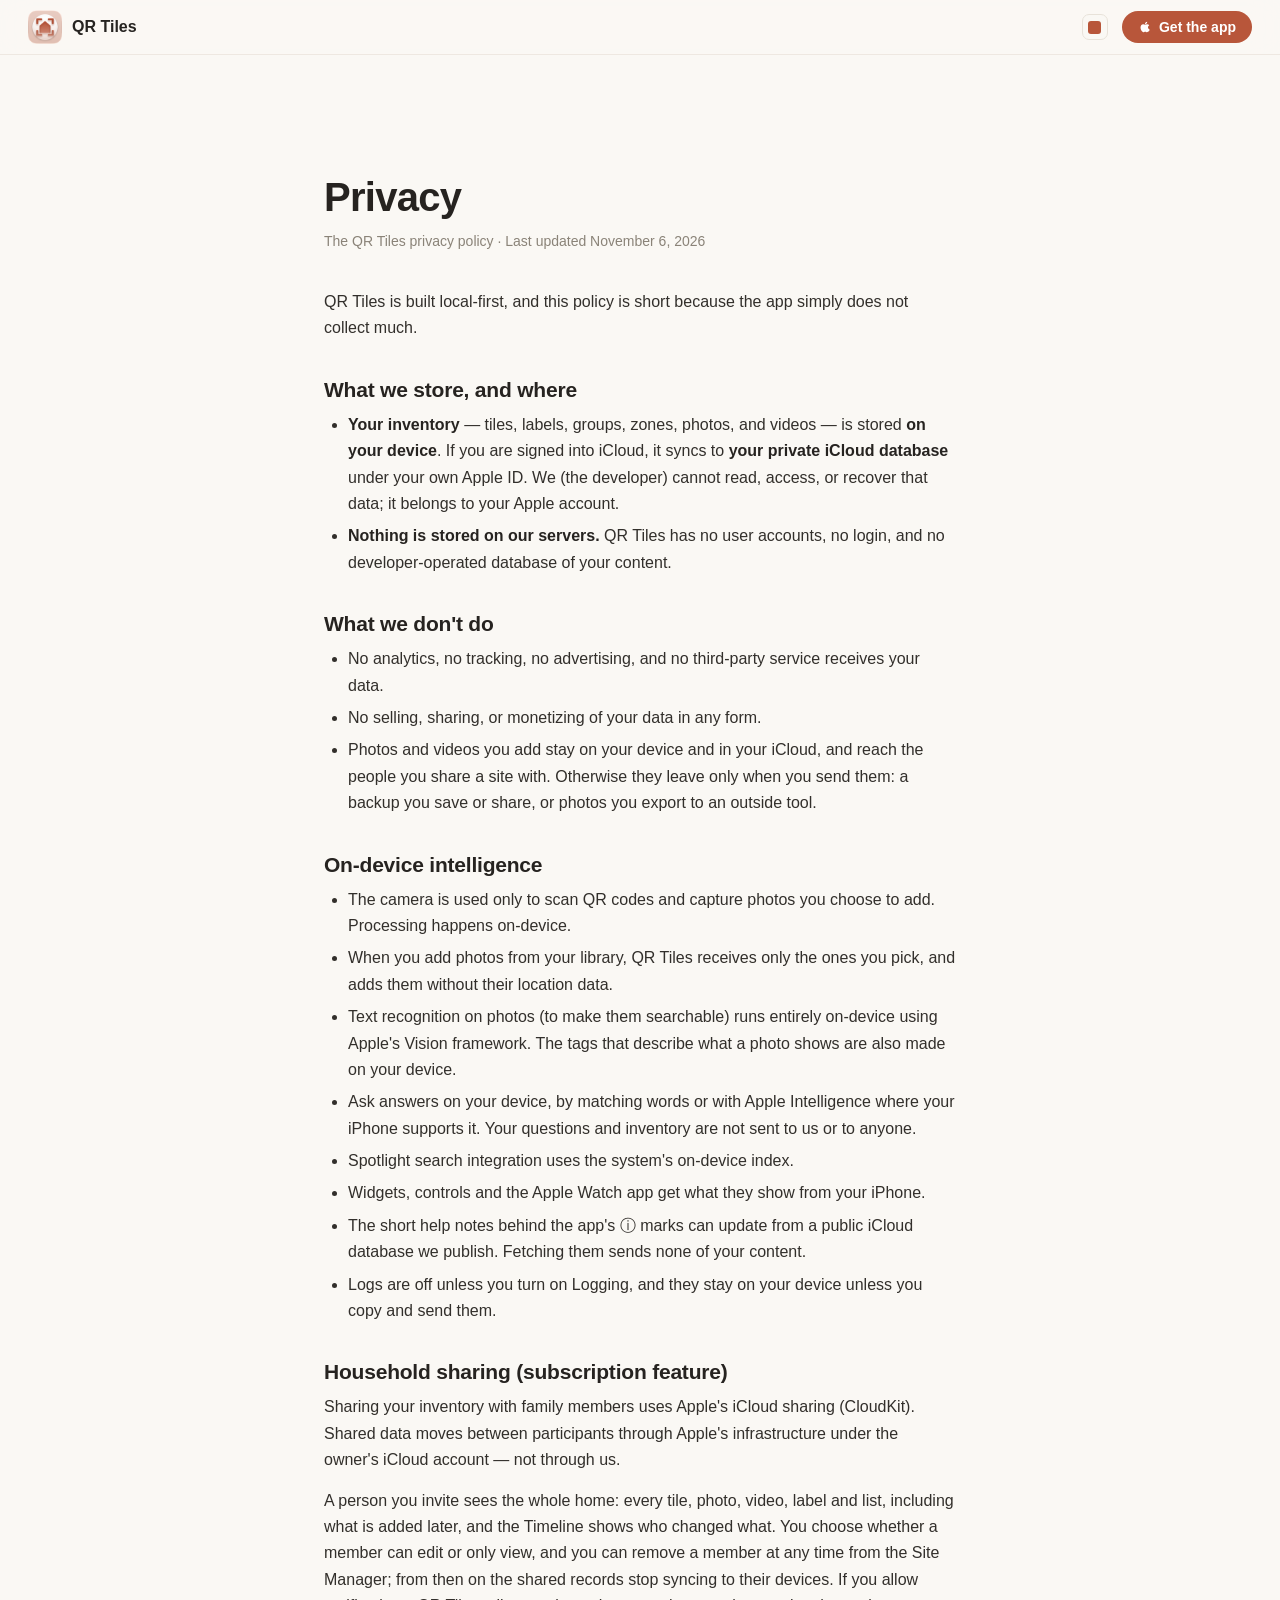
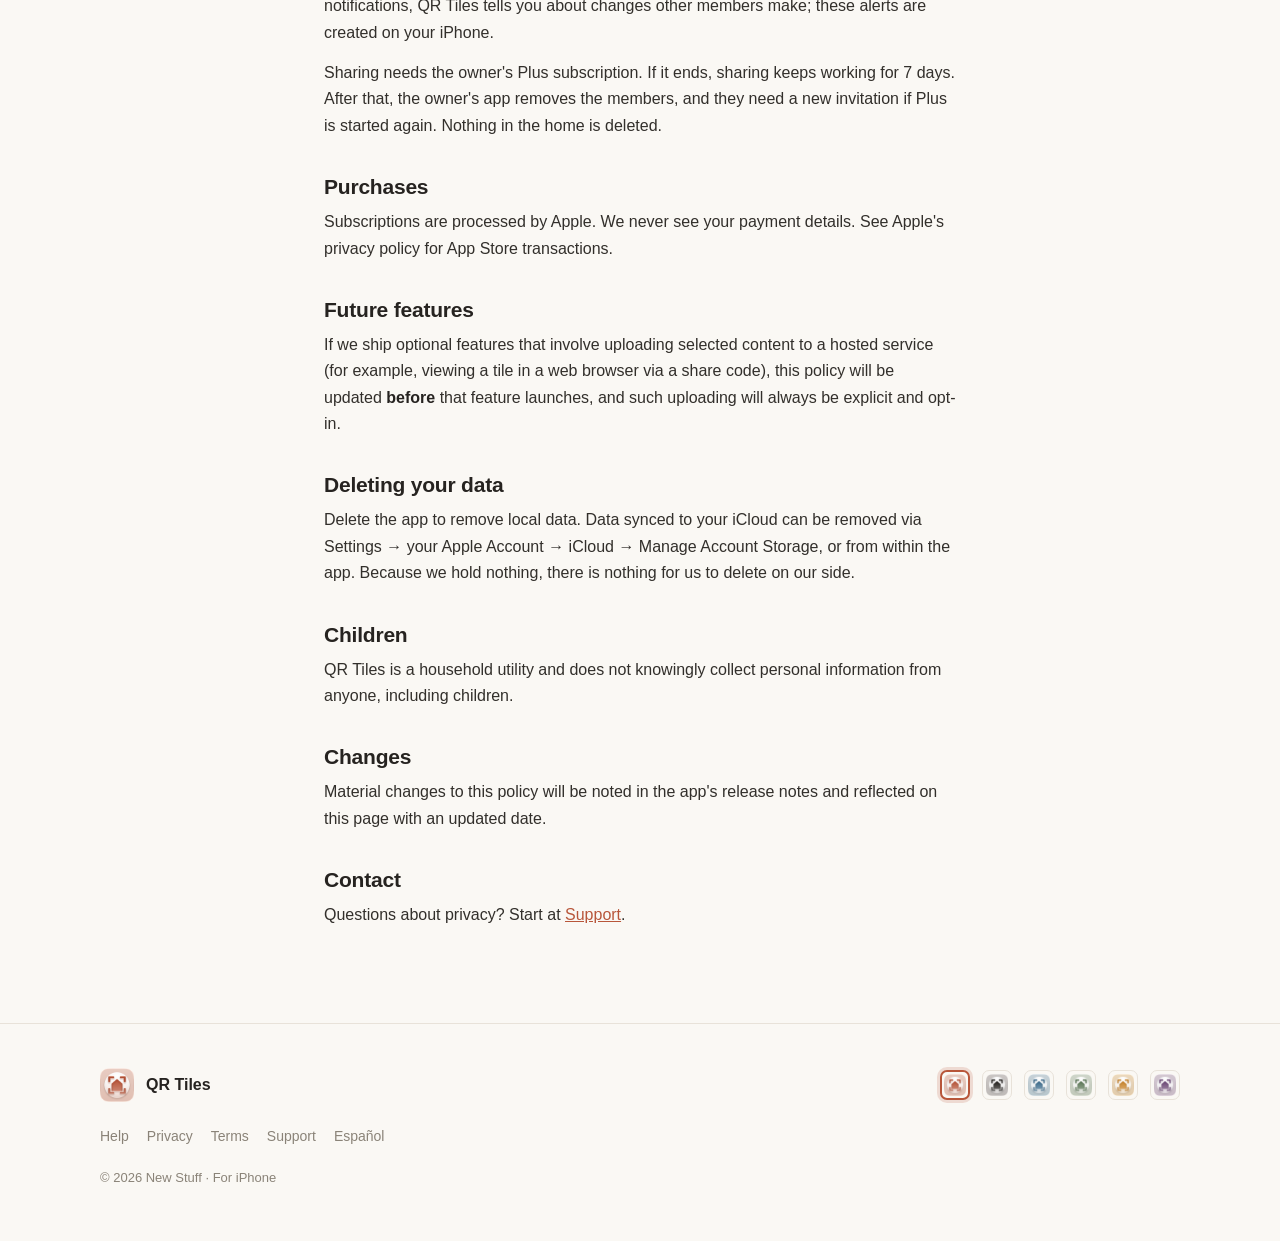
<file: privacy/index.html>
<!doctype html>
<html lang="en" data-accent="clay">
<head>
<meta charset="utf-8">
<meta name="viewport" content="width=device-width, initial-scale=1">
<title>Privacy — QR Tiles</title>
<meta name="description" content="How QR Tiles handles your data: on your device and in your own iCloud — nothing on our servers.">
<link rel="alternate" hreflang="en" href="https://newstuff.app/privacy/">
<link rel="alternate" hreflang="es" href="https://newstuff.app/es/privacy/">
<link rel="alternate" hreflang="x-default" href="https://newstuff.app/privacy/">
<link rel="icon" href="/favicon.png" type="image/png" sizes="64x64">
<link rel="apple-touch-icon" href="/apple-touch-icon.png">
<link rel="stylesheet" href="/assets/tokens.css">
<link rel="stylesheet" href="/assets/site.css">
<script>
(function () {
  var d = document.documentElement, s = null, a = null, l = null;
  try { s = localStorage; a = s.getItem("qrt-accent"); l = s.getItem("qrt-lang"); } catch (e) { s = null; }
  if (a) { d.dataset.accent = a; }
  if (!s || l === "en") return;
  var n = navigator, f = (n.languages && n.languages[0]) || n.language || "";
  if (l !== "es" && !/^es(?:[-_]|$)/i.test(f)) return;
  try { s.setItem("qrt-lang-probe", "1"); s.removeItem("qrt-lang-probe"); } catch (e) { return; }
  var t = document.querySelector('link[rel="alternate"][hreflang="es"]');
  if (t && t.href) location.replace(t.href.replace(/^[a-z]+:\/\/[^\/]+/i, "") + location.search + location.hash);
})();
</script>
</head>
<body>
<a class="skip-link" href="#main">Skip to content</a>

<header class="hdr on hdr-static">
  <a class="hdr-brand" href="/">
    <picture class="mark-pic" aria-hidden="true"><source srcset="/assets/app-icon-dark.png" media="(prefers-color-scheme: dark)"><img class="mark mark-sm" src="/assets/app-icon.png" alt="" width="34" height="34"></picture>
    QR Tiles
  </a>
  <span class="spacer"></span>
  <div class="hdr-pick">
    <button class="hdr-dot" aria-label="Change color" aria-expanded="false"><span class="d"></span></button>
    <div class="hdr-pop">
      <div class="sw-row sw-sm">
        <button class="sw" data-c="clay" aria-label="Clay" aria-pressed="false"><picture class="sw-pic" aria-hidden="true"><source srcset="/assets/app-icon-dark.png" media="(prefers-color-scheme: dark)"><img src="/assets/app-icon.png" alt="" width="22" height="22" loading="lazy"></picture></button>
        <button class="sw" data-c="ink" aria-label="Ink" aria-pressed="false"><picture class="sw-pic" aria-hidden="true"><source srcset="/assets/icons/ink/app-icon-dark.png" media="(prefers-color-scheme: dark)"><img src="/assets/icons/ink/app-icon.png" alt="" width="22" height="22" loading="lazy"></picture></button>
        <button class="sw" data-c="ocean" aria-label="Ocean" aria-pressed="false"><picture class="sw-pic" aria-hidden="true"><source srcset="/assets/icons/ocean/app-icon-dark.png" media="(prefers-color-scheme: dark)"><img src="/assets/icons/ocean/app-icon.png" alt="" width="22" height="22" loading="lazy"></picture></button>
        <button class="sw" data-c="sage" aria-label="Sage" aria-pressed="false"><picture class="sw-pic" aria-hidden="true"><source srcset="/assets/icons/sage/app-icon-dark.png" media="(prefers-color-scheme: dark)"><img src="/assets/icons/sage/app-icon.png" alt="" width="22" height="22" loading="lazy"></picture></button>
        <button class="sw" data-c="honey" aria-label="Honey" aria-pressed="false"><picture class="sw-pic" aria-hidden="true"><source srcset="/assets/icons/honey/app-icon-dark.png" media="(prefers-color-scheme: dark)"><img src="/assets/icons/honey/app-icon.png" alt="" width="22" height="22" loading="lazy"></picture></button>
        <button class="sw" data-c="plum" aria-label="Plum" aria-pressed="false"><picture class="sw-pic" aria-hidden="true"><source srcset="/assets/icons/plum/app-icon-dark.png" media="(prefers-color-scheme: dark)"><img src="/assets/icons/plum/app-icon.png" alt="" width="22" height="22" loading="lazy"></picture></button>
      </div>
    </div>
  </div>
  <a class="hdr-cta" href="/get/">
    <svg class="ic ic-fill" viewBox="0 0 24 24" aria-hidden="true"><path d="M17.05 20.28c-.98.95-2.05.8-3.08.35-1.09-.46-2.09-.48-3.24 0-1.44.62-2.2.44-3.06-.35C2.79 15.25 3.51 7.59 9.05 7.31c1.35.07 2.29.74 3.08.8.79.05 2.28-.86 3.85-.73 1.31.11 2.5.62 3.28 1.72-3.24 1.94-2.71 6.21.79 7.66-.63 1.61-1.44 3.2-3 3.52zM12.03 7.25c-.15-2.23 1.66-4.07 3.74-4.25.29 2.58-2.34 4.5-3.74 4.25z"/></svg>
    Get the app
  </a>
</header>

<main id="main" class="prose">
  <h1>Privacy</h1>
  <p class="prose-date">The QR Tiles privacy policy · Last updated November 6, 2026</p>

  <p>QR Tiles is built local-first, and this policy is short because the app simply does not collect much.</p>

  <h2>What we store, and where</h2>
  <ul>
    <li><strong>Your inventory</strong> — tiles, labels, groups, zones, photos, and videos — is stored <strong>on your device</strong>. If you are signed into iCloud, it syncs to <strong>your private iCloud database</strong> under your own Apple ID. We (the developer) cannot read, access, or recover that data; it belongs to your Apple account.</li>
    <li><strong>Nothing is stored on our servers.</strong> QR Tiles has no user accounts, no login, and no developer-operated database of your content.</li>
  </ul>

  <h2>What we don't do</h2>
  <ul>
    <li>No analytics, no tracking, no advertising, and no third-party service receives your data.</li>
    <li>No selling, sharing, or monetizing of your data in any form.</li>
    <li>Photos and videos you add stay on your device and in your iCloud, and reach the people you share a site with. Otherwise they leave only when you send them: a backup you save or share, or photos you export to an outside tool.</li>
  </ul>

  <h2>On-device intelligence</h2>
  <ul>
    <li>The camera is used only to scan QR codes and capture photos you choose to add. Processing happens on-device.</li>
    <li>When you add photos from your library, QR Tiles receives only the ones you pick, and adds them without their location data.</li>
    <li>Text recognition on photos (to make them searchable) runs entirely on-device using Apple's Vision framework. The tags that describe what a photo shows are also made on your device.</li>
    <li>Ask answers on your device, by matching words or with Apple Intelligence where your iPhone supports it. Your questions and inventory are not sent to us or to anyone.</li>
    <li>Spotlight search integration uses the system's on-device index.</li>
    <li>Widgets, controls and the Apple Watch app get what they show from your iPhone.</li>
    <li>The short help notes behind the app's ⓘ marks can update from a public iCloud database we publish. Fetching them sends none of your content.</li>
    <li>Logs are off unless you turn on Logging, and they stay on your device unless you copy and send them.</li>
  </ul>

  <h2>Household sharing (subscription feature)</h2>
  <p>Sharing your inventory with family members uses Apple's iCloud sharing (CloudKit). Shared data moves between participants through Apple's infrastructure under the owner's iCloud account — not through us.</p>
  <p>A person you invite sees the whole home: every tile, photo, video, label and list, including what is added later, and the Timeline shows who changed what. You choose whether a member can edit or only view, and you can remove a member at any time from the Site Manager; from then on the shared records stop syncing to their devices. If you allow notifications, QR Tiles tells you about changes other members make; these alerts are created on your iPhone.</p>
  <p>Sharing needs the owner's Plus subscription. If it ends, sharing keeps working for 7 days. After that, the owner's app removes the members, and they need a new invitation if Plus is started again. Nothing in the home is deleted.</p>

  <h2>Purchases</h2>
  <p>Subscriptions are processed by Apple. We never see your payment details. See Apple's privacy policy for App Store transactions.</p>

  <h2>Future features</h2>
  <p>If we ship optional features that involve uploading selected content to a hosted service (for example, viewing a tile in a web browser via a share code), this policy will be updated <strong>before</strong> that feature launches, and such uploading will always be explicit and opt-in.</p>

  <h2>Deleting your data</h2>
  <p>Delete the app to remove local data. Data synced to your iCloud can be removed via Settings → your Apple Account → iCloud → Manage Account Storage, or from within the app. Because we hold nothing, there is nothing for us to delete on our side.</p>

  <h2>Children</h2>
  <p>QR Tiles is a household utility and does not knowingly collect personal information from anyone, including children.</p>

  <h2>Changes</h2>
  <p>Material changes to this policy will be noted in the app's release notes and reflected on this page with an updated date.</p>

  <h2>Contact</h2>
  <p>Questions about privacy? Start at <a href="/support/">Support</a>.</p>
</main>

<footer class="foot">
  <div class="foot-inner">
    <div class="foot-top">
      <picture class="mark-pic" aria-hidden="true"><source srcset="/assets/app-icon-dark.png" media="(prefers-color-scheme: dark)"><img class="mark mark-sm" src="/assets/app-icon.png" alt="" width="34" height="34"></picture>
      <span class="foot-name">QR Tiles</span>
      <div class="sw-row sw-sm" role="group" aria-label="Site color">
        <button class="sw" data-c="clay" aria-label="Clay" aria-pressed="false"><picture class="sw-pic" aria-hidden="true"><source srcset="/assets/app-icon-dark.png" media="(prefers-color-scheme: dark)"><img src="/assets/app-icon.png" alt="" width="22" height="22" loading="lazy"></picture></button>
        <button class="sw" data-c="ink" aria-label="Ink" aria-pressed="false"><picture class="sw-pic" aria-hidden="true"><source srcset="/assets/icons/ink/app-icon-dark.png" media="(prefers-color-scheme: dark)"><img src="/assets/icons/ink/app-icon.png" alt="" width="22" height="22" loading="lazy"></picture></button>
        <button class="sw" data-c="ocean" aria-label="Ocean" aria-pressed="false"><picture class="sw-pic" aria-hidden="true"><source srcset="/assets/icons/ocean/app-icon-dark.png" media="(prefers-color-scheme: dark)"><img src="/assets/icons/ocean/app-icon.png" alt="" width="22" height="22" loading="lazy"></picture></button>
        <button class="sw" data-c="sage" aria-label="Sage" aria-pressed="false"><picture class="sw-pic" aria-hidden="true"><source srcset="/assets/icons/sage/app-icon-dark.png" media="(prefers-color-scheme: dark)"><img src="/assets/icons/sage/app-icon.png" alt="" width="22" height="22" loading="lazy"></picture></button>
        <button class="sw" data-c="honey" aria-label="Honey" aria-pressed="false"><picture class="sw-pic" aria-hidden="true"><source srcset="/assets/icons/honey/app-icon-dark.png" media="(prefers-color-scheme: dark)"><img src="/assets/icons/honey/app-icon.png" alt="" width="22" height="22" loading="lazy"></picture></button>
        <button class="sw" data-c="plum" aria-label="Plum" aria-pressed="false"><picture class="sw-pic" aria-hidden="true"><source srcset="/assets/icons/plum/app-icon-dark.png" media="(prefers-color-scheme: dark)"><img src="/assets/icons/plum/app-icon.png" alt="" width="22" height="22" loading="lazy"></picture></button>
      </div>
    </div>
    <nav class="foot-links" aria-label="Site">
      <a href="/help/">Help</a>
      <a href="/privacy/">Privacy</a>
      <a href="/terms/">Terms</a>
      <a href="/support/">Support</a>
      <a class="foot-lang" href="/es/privacy/" lang="es" hreflang="es" data-lang="es">Español</a>
    </nav>
    <p class="foot-fine">© 2026 New Stuff · For iPhone</p>
  </div>
</footer>

<script src="/assets/site.js"></script>
</body>
</html>
</file>
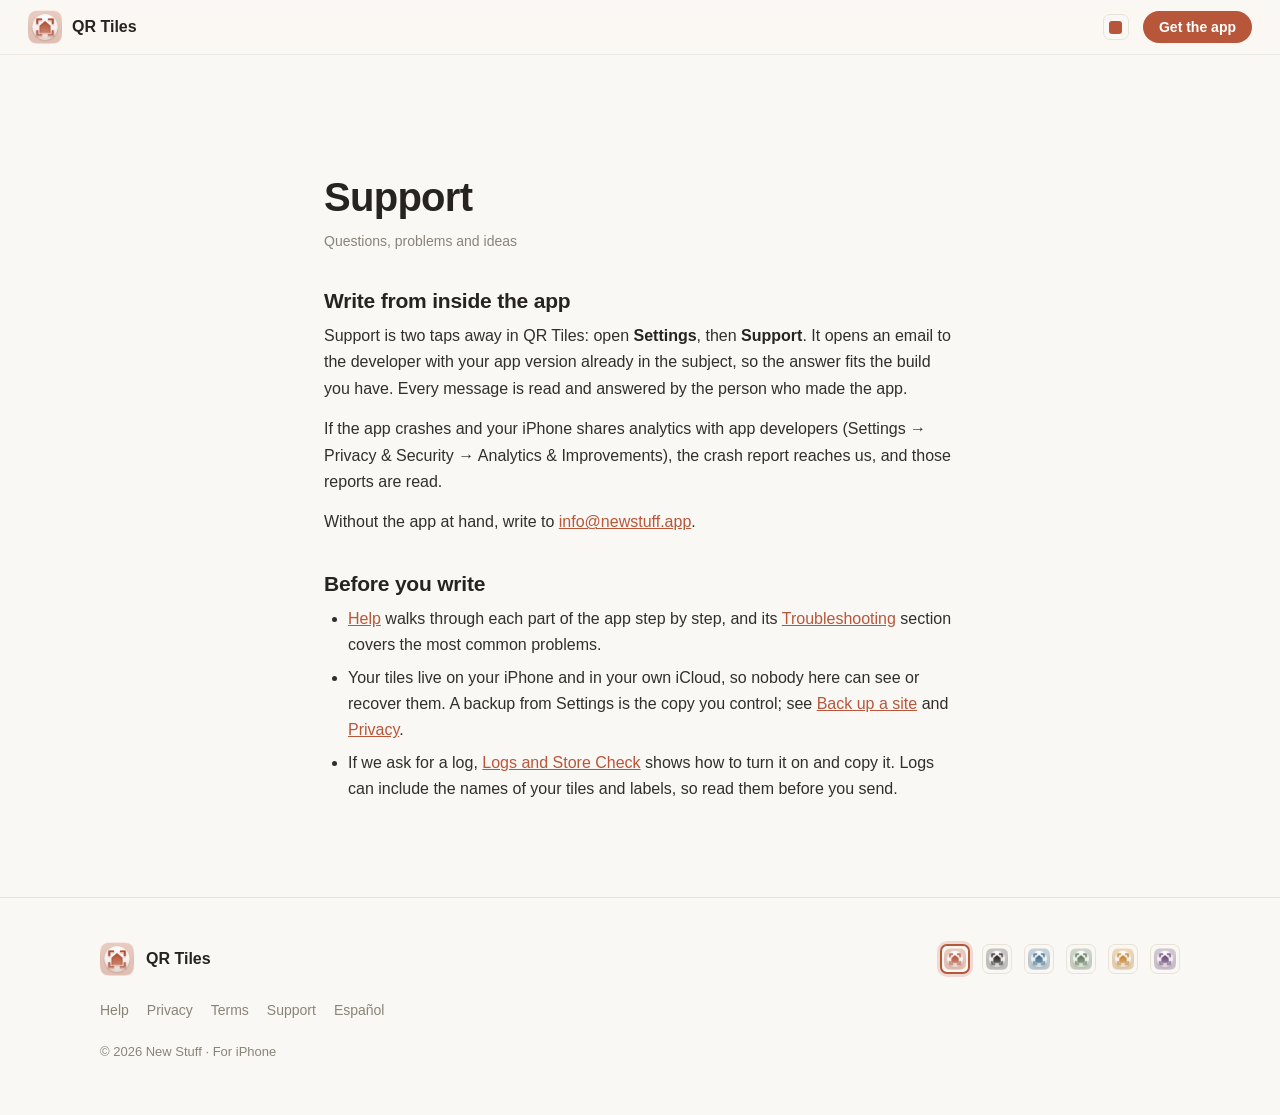
<file: support/index.html>
<!doctype html>
<html lang="en" data-accent="clay">
<head>
<meta charset="utf-8">
<meta name="viewport" content="width=device-width, initial-scale=1">
<title>Support — QR Tiles</title>
<meta name="description" content="How to reach the developer of QR Tiles and where to find help.">
<link rel="alternate" hreflang="en" href="https://newstuff.app/support/">
<link rel="alternate" hreflang="es" href="https://newstuff.app/es/support/">
<link rel="alternate" hreflang="x-default" href="https://newstuff.app/support/">
<link rel="icon" href="/favicon.png" type="image/png" sizes="64x64">
<link rel="apple-touch-icon" href="/apple-touch-icon.png">
<link rel="stylesheet" href="/assets/tokens.css">
<link rel="stylesheet" href="/assets/site.css">
<script>
(function () {
  var d = document.documentElement, s = null, a = null, l = null;
  try { s = localStorage; a = s.getItem("qrt-accent"); l = s.getItem("qrt-lang"); } catch (e) { s = null; }
  if (a) { d.dataset.accent = a; }
  if (!s || l === "en") return;
  var n = navigator, f = (n.languages && n.languages[0]) || n.language || "";
  if (l !== "es" && !/^es(?:[-_]|$)/i.test(f)) return;
  try { s.setItem("qrt-lang-probe", "1"); s.removeItem("qrt-lang-probe"); } catch (e) { return; }
  var t = document.querySelector('link[rel="alternate"][hreflang="es"]');
  if (t && t.href) location.replace(t.href.replace(/^[a-z]+:\/\/[^\/]+/i, "") + location.search + location.hash);
})();
</script>
</head>
<body>
<a class="skip-link" href="#main">Skip to content</a>

<header class="hdr on hdr-static">
  <a class="hdr-brand" href="/">
    <picture class="mark-pic" aria-hidden="true"><source srcset="/assets/app-icon-dark.png" media="(prefers-color-scheme: dark)"><img class="mark mark-sm" src="/assets/app-icon.png" alt="" width="34" height="34"></picture>
    QR Tiles
  </a>
  <span class="spacer"></span>
  <div class="hdr-pick">
    <button class="hdr-dot" aria-label="Change color" aria-expanded="false"><span class="d"></span></button>
    <div class="hdr-pop">
      <div class="sw-row sw-sm">
        <button class="sw" data-c="clay" aria-label="Clay" aria-pressed="false"><picture class="sw-pic" aria-hidden="true"><source srcset="/assets/app-icon-dark.png" media="(prefers-color-scheme: dark)"><img src="/assets/app-icon.png" alt="" width="22" height="22" loading="lazy"></picture></button><button class="sw" data-c="ink" aria-label="Ink" aria-pressed="false"><picture class="sw-pic" aria-hidden="true"><source srcset="/assets/icons/ink/app-icon-dark.png" media="(prefers-color-scheme: dark)"><img src="/assets/icons/ink/app-icon.png" alt="" width="22" height="22" loading="lazy"></picture></button><button class="sw" data-c="ocean" aria-label="Ocean" aria-pressed="false"><picture class="sw-pic" aria-hidden="true"><source srcset="/assets/icons/ocean/app-icon-dark.png" media="(prefers-color-scheme: dark)"><img src="/assets/icons/ocean/app-icon.png" alt="" width="22" height="22" loading="lazy"></picture></button><button class="sw" data-c="sage" aria-label="Sage" aria-pressed="false"><picture class="sw-pic" aria-hidden="true"><source srcset="/assets/icons/sage/app-icon-dark.png" media="(prefers-color-scheme: dark)"><img src="/assets/icons/sage/app-icon.png" alt="" width="22" height="22" loading="lazy"></picture></button><button class="sw" data-c="honey" aria-label="Honey" aria-pressed="false"><picture class="sw-pic" aria-hidden="true"><source srcset="/assets/icons/honey/app-icon-dark.png" media="(prefers-color-scheme: dark)"><img src="/assets/icons/honey/app-icon.png" alt="" width="22" height="22" loading="lazy"></picture></button><button class="sw" data-c="plum" aria-label="Plum" aria-pressed="false"><picture class="sw-pic" aria-hidden="true"><source srcset="/assets/icons/plum/app-icon-dark.png" media="(prefers-color-scheme: dark)"><img src="/assets/icons/plum/app-icon.png" alt="" width="22" height="22" loading="lazy"></picture></button>
      </div>
    </div>
  </div>
  <a class="hdr-cta" href="/get/">Get the app</a>
</header>

<main id="main" class="prose">
  <h1>Support</h1>
  <p class="prose-date">Questions, problems and ideas</p>

  <h2>Write from inside the app</h2>
  <p>Support is two taps away in QR Tiles: open <strong>Settings</strong>, then <strong>Support</strong>. It opens an email to the developer with your app version already in the subject, so the answer fits the build you have. Every message is read and answered by the person who made the app.</p>
  <p>If the app crashes and your iPhone shares analytics with app developers (Settings → Privacy &amp; Security → Analytics &amp; Improvements), the crash report reaches us, and those reports are read.</p>
  <p>Without the app at hand, write to <a href="mailto:info@newstuff.app">info@newstuff.app</a>.</p>

  <h2>Before you write</h2>
  <ul>
    <li><a href="/help/">Help</a> walks through each part of the app step by step, and its <a href="/help/#troubleshooting">Troubleshooting</a> section covers the most common problems.</li>
    <li>Your tiles live on your iPhone and in your own iCloud, so nobody here can see or recover them. A backup from Settings is the copy you control; see <a href="/help/#backup">Back up a site</a> and <a href="/privacy/">Privacy</a>.</li>
    <li>If we ask for a log, <a href="/help/#diagnostics">Logs and Store Check</a> shows how to turn it on and copy it. Logs can include the names of your tiles and labels, so read them before you send.</li>
  </ul>
</main>

<footer class="foot">
  <div class="foot-inner">
    <div class="foot-top">
      <picture class="mark-pic" aria-hidden="true"><source srcset="/assets/app-icon-dark.png" media="(prefers-color-scheme: dark)"><img class="mark mark-sm" src="/assets/app-icon.png" alt="" width="34" height="34"></picture>
      <span class="foot-name">QR Tiles</span>
      <div class="sw-row sw-sm" role="group" aria-label="Site color">
        <button class="sw" data-c="clay" aria-label="Clay" aria-pressed="false"><picture class="sw-pic" aria-hidden="true"><source srcset="/assets/app-icon-dark.png" media="(prefers-color-scheme: dark)"><img src="/assets/app-icon.png" alt="" width="22" height="22" loading="lazy"></picture></button><button class="sw" data-c="ink" aria-label="Ink" aria-pressed="false"><picture class="sw-pic" aria-hidden="true"><source srcset="/assets/icons/ink/app-icon-dark.png" media="(prefers-color-scheme: dark)"><img src="/assets/icons/ink/app-icon.png" alt="" width="22" height="22" loading="lazy"></picture></button><button class="sw" data-c="ocean" aria-label="Ocean" aria-pressed="false"><picture class="sw-pic" aria-hidden="true"><source srcset="/assets/icons/ocean/app-icon-dark.png" media="(prefers-color-scheme: dark)"><img src="/assets/icons/ocean/app-icon.png" alt="" width="22" height="22" loading="lazy"></picture></button><button class="sw" data-c="sage" aria-label="Sage" aria-pressed="false"><picture class="sw-pic" aria-hidden="true"><source srcset="/assets/icons/sage/app-icon-dark.png" media="(prefers-color-scheme: dark)"><img src="/assets/icons/sage/app-icon.png" alt="" width="22" height="22" loading="lazy"></picture></button><button class="sw" data-c="honey" aria-label="Honey" aria-pressed="false"><picture class="sw-pic" aria-hidden="true"><source srcset="/assets/icons/honey/app-icon-dark.png" media="(prefers-color-scheme: dark)"><img src="/assets/icons/honey/app-icon.png" alt="" width="22" height="22" loading="lazy"></picture></button><button class="sw" data-c="plum" aria-label="Plum" aria-pressed="false"><picture class="sw-pic" aria-hidden="true"><source srcset="/assets/icons/plum/app-icon-dark.png" media="(prefers-color-scheme: dark)"><img src="/assets/icons/plum/app-icon.png" alt="" width="22" height="22" loading="lazy"></picture></button>
      </div>
    </div>
    <nav class="foot-links" aria-label="Site">
      <a href="/help/">Help</a>
      <a href="/privacy/">Privacy</a>
      <a href="/terms/">Terms</a>
      <a href="/support/">Support</a>
      <a class="foot-lang" href="/es/support/" lang="es" hreflang="es" data-lang="es">Español</a>
    </nav>
    <p class="foot-fine">© 2026 New Stuff · For iPhone</p>
  </div>
</footer>

<script src="/assets/site.js"></script>
</body>
</html>
</file>
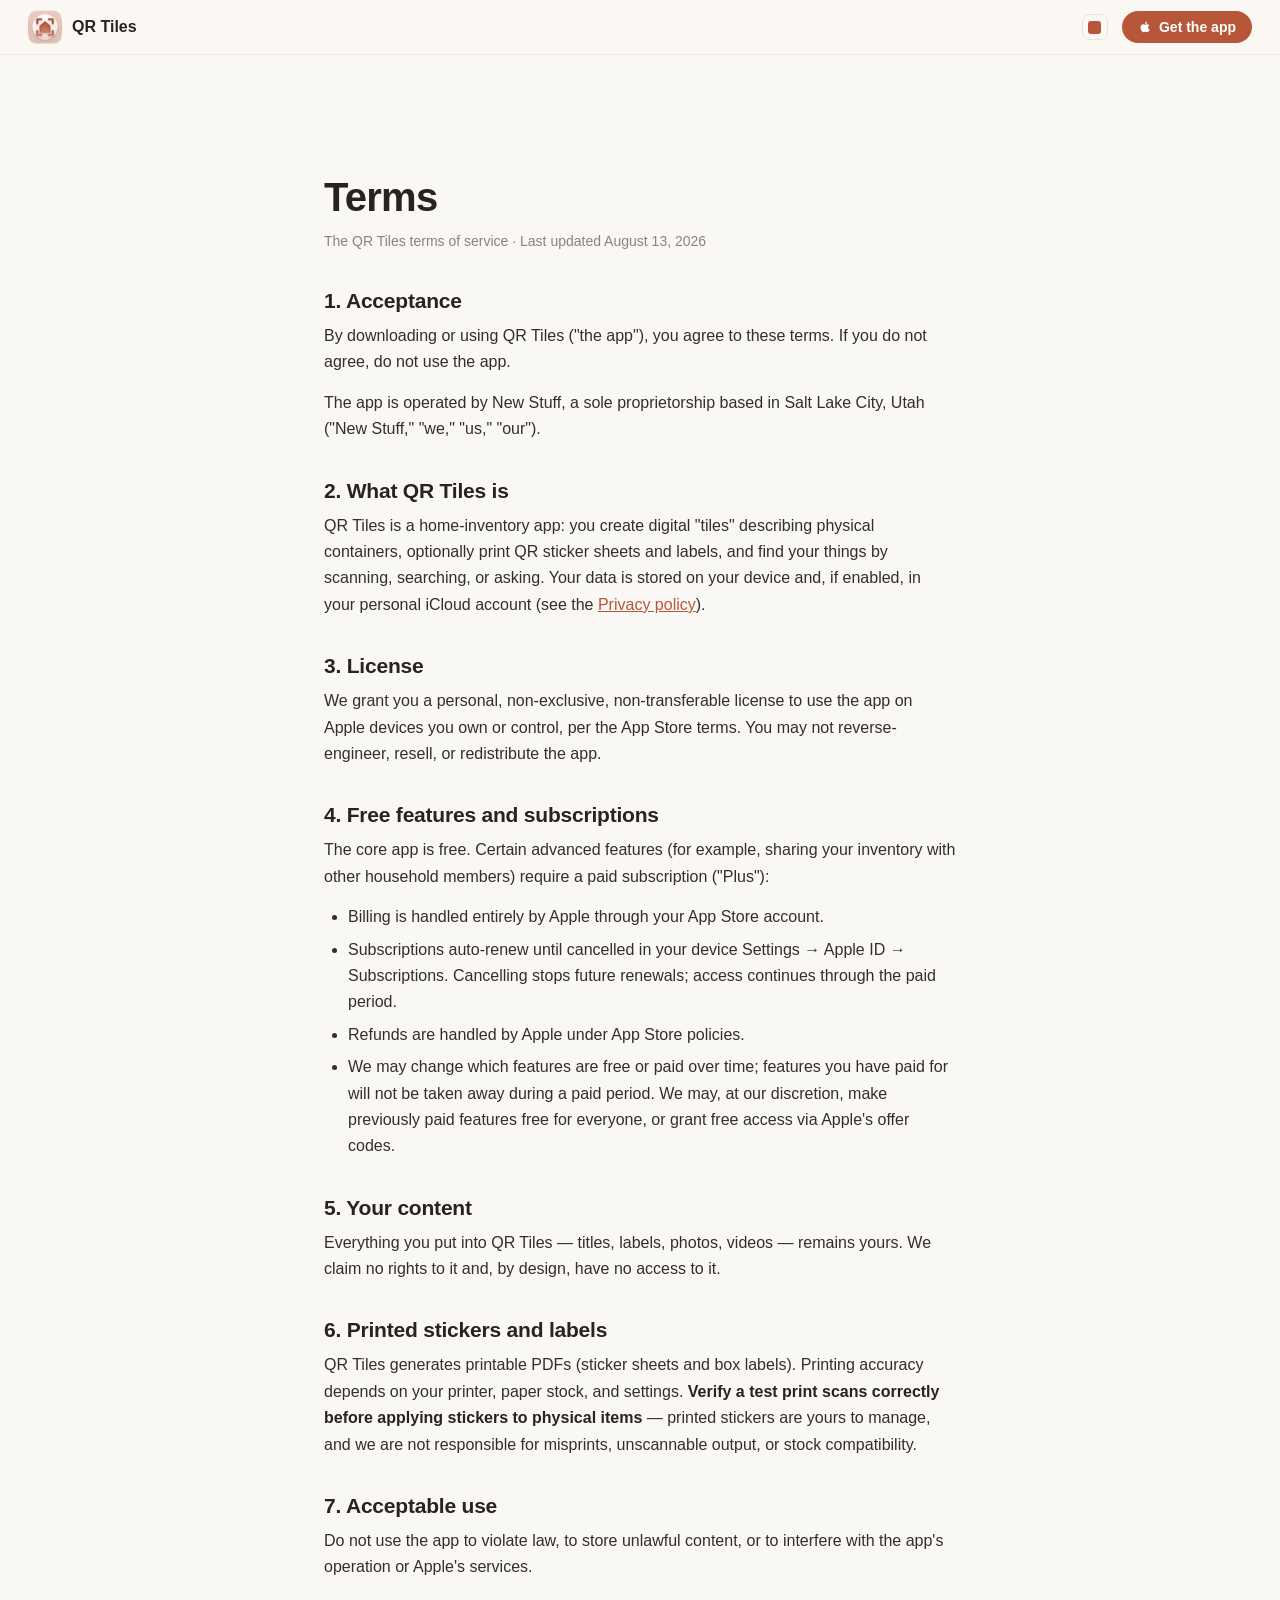
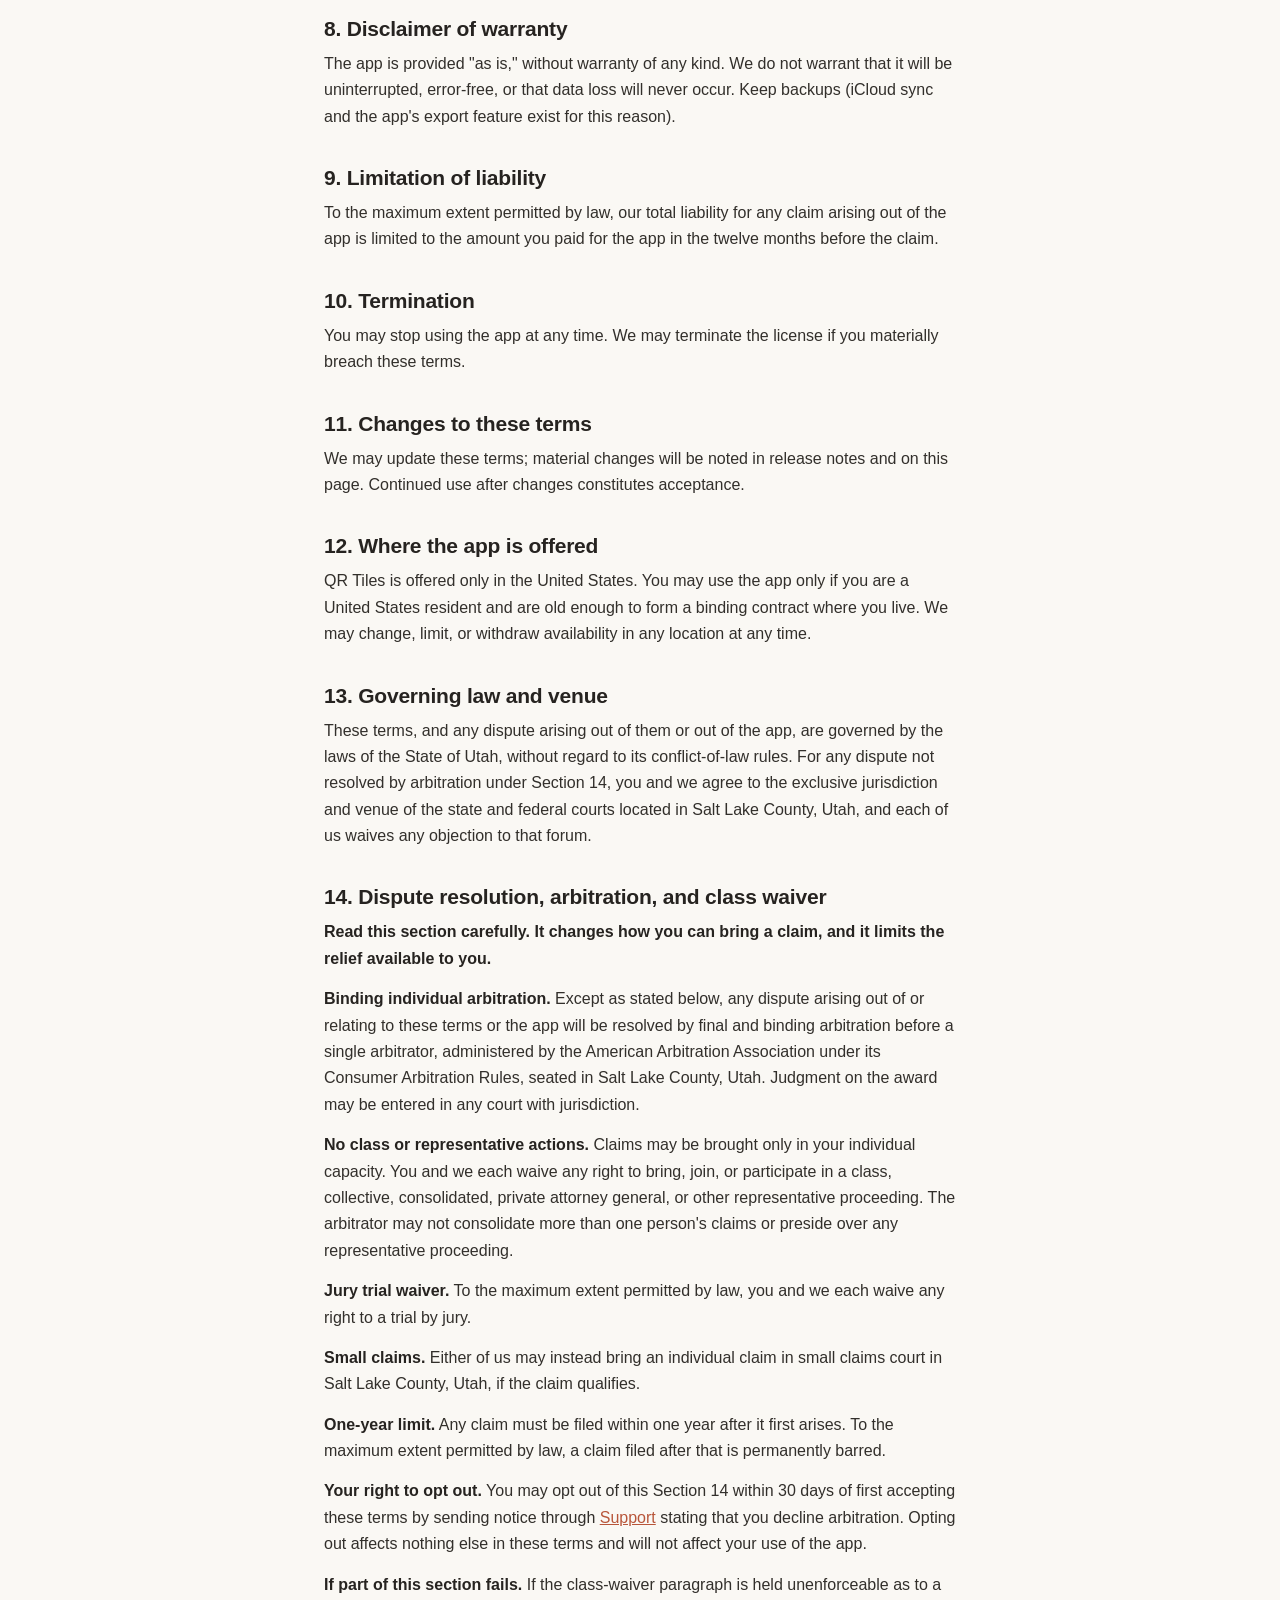
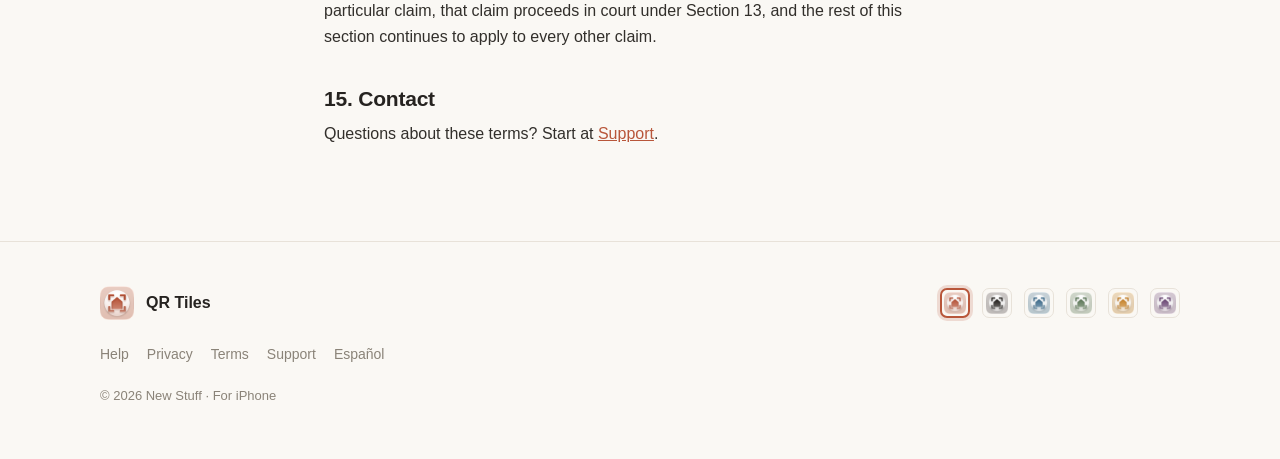
<file: terms/index.html>
<!doctype html>
<html lang="en" data-accent="clay">
<head>
<meta charset="utf-8">
<meta name="viewport" content="width=device-width, initial-scale=1">
<title>Terms — QR Tiles</title>
<meta name="description" content="The terms of service for the QR Tiles app.">
<link rel="alternate" hreflang="en" href="https://newstuff.app/terms/">
<link rel="alternate" hreflang="es" href="https://newstuff.app/es/terms/">
<link rel="alternate" hreflang="x-default" href="https://newstuff.app/terms/">
<link rel="icon" href="/favicon.png" type="image/png" sizes="64x64">
<link rel="apple-touch-icon" href="/apple-touch-icon.png">
<link rel="stylesheet" href="/assets/tokens.css">
<link rel="stylesheet" href="/assets/site.css">
<script>
(function () {
  var d = document.documentElement, s = null, a = null, l = null;
  try { s = localStorage; a = s.getItem("qrt-accent"); l = s.getItem("qrt-lang"); } catch (e) { s = null; }
  if (a) { d.dataset.accent = a; }
  if (!s || l === "en") return;
  var n = navigator, f = (n.languages && n.languages[0]) || n.language || "";
  if (l !== "es" && !/^es(?:[-_]|$)/i.test(f)) return;
  try { s.setItem("qrt-lang-probe", "1"); s.removeItem("qrt-lang-probe"); } catch (e) { return; }
  var t = document.querySelector('link[rel="alternate"][hreflang="es"]');
  if (t && t.href) location.replace(t.href.replace(/^[a-z]+:\/\/[^\/]+/i, "") + location.search + location.hash);
})();
</script>
</head>
<body>
<a class="skip-link" href="#main">Skip to content</a>

<header class="hdr on hdr-static">
  <a class="hdr-brand" href="/">
    <picture class="mark-pic" aria-hidden="true"><source srcset="/assets/app-icon-dark.png" media="(prefers-color-scheme: dark)"><img class="mark mark-sm" src="/assets/app-icon.png" alt="" width="34" height="34"></picture>
    QR Tiles
  </a>
  <span class="spacer"></span>
  <div class="hdr-pick">
    <button class="hdr-dot" aria-label="Change color" aria-expanded="false"><span class="d"></span></button>
    <div class="hdr-pop">
      <div class="sw-row sw-sm">
        <button class="sw" data-c="clay" aria-label="Clay" aria-pressed="false"><picture class="sw-pic" aria-hidden="true"><source srcset="/assets/app-icon-dark.png" media="(prefers-color-scheme: dark)"><img src="/assets/app-icon.png" alt="" width="22" height="22" loading="lazy"></picture></button>
        <button class="sw" data-c="ink" aria-label="Ink" aria-pressed="false"><picture class="sw-pic" aria-hidden="true"><source srcset="/assets/icons/ink/app-icon-dark.png" media="(prefers-color-scheme: dark)"><img src="/assets/icons/ink/app-icon.png" alt="" width="22" height="22" loading="lazy"></picture></button>
        <button class="sw" data-c="ocean" aria-label="Ocean" aria-pressed="false"><picture class="sw-pic" aria-hidden="true"><source srcset="/assets/icons/ocean/app-icon-dark.png" media="(prefers-color-scheme: dark)"><img src="/assets/icons/ocean/app-icon.png" alt="" width="22" height="22" loading="lazy"></picture></button>
        <button class="sw" data-c="sage" aria-label="Sage" aria-pressed="false"><picture class="sw-pic" aria-hidden="true"><source srcset="/assets/icons/sage/app-icon-dark.png" media="(prefers-color-scheme: dark)"><img src="/assets/icons/sage/app-icon.png" alt="" width="22" height="22" loading="lazy"></picture></button>
        <button class="sw" data-c="honey" aria-label="Honey" aria-pressed="false"><picture class="sw-pic" aria-hidden="true"><source srcset="/assets/icons/honey/app-icon-dark.png" media="(prefers-color-scheme: dark)"><img src="/assets/icons/honey/app-icon.png" alt="" width="22" height="22" loading="lazy"></picture></button>
        <button class="sw" data-c="plum" aria-label="Plum" aria-pressed="false"><picture class="sw-pic" aria-hidden="true"><source srcset="/assets/icons/plum/app-icon-dark.png" media="(prefers-color-scheme: dark)"><img src="/assets/icons/plum/app-icon.png" alt="" width="22" height="22" loading="lazy"></picture></button>
      </div>
    </div>
  </div>
  <a class="hdr-cta" href="/get/">
    <svg class="ic ic-fill" viewBox="0 0 24 24" aria-hidden="true"><path d="M17.05 20.28c-.98.95-2.05.8-3.08.35-1.09-.46-2.09-.48-3.24 0-1.44.62-2.2.44-3.06-.35C2.79 15.25 3.51 7.59 9.05 7.31c1.35.07 2.29.74 3.08.8.79.05 2.28-.86 3.85-.73 1.31.11 2.5.62 3.28 1.72-3.24 1.94-2.71 6.21.79 7.66-.63 1.61-1.44 3.2-3 3.52zM12.03 7.25c-.15-2.23 1.66-4.07 3.74-4.25.29 2.58-2.34 4.5-3.74 4.25z"/></svg>
    Get the app
  </a>
</header>

<main id="main" class="prose">
  <h1>Terms</h1>
  <p class="prose-date">The QR Tiles terms of service · Last updated August 13, 2026</p>

  <h2>1. Acceptance</h2>
  <p>By downloading or using QR Tiles ("the app"), you agree to these terms. If you do not agree, do not use the app.</p>
  <p>The app is operated by New Stuff, a sole proprietorship based in Salt Lake City, Utah ("New Stuff," "we," "us," "our").</p>

  <h2>2. What QR Tiles is</h2>
  <p>QR Tiles is a home-inventory app: you create digital "tiles" describing physical containers, optionally print QR sticker sheets and labels, and find your things by scanning, searching, or asking. Your data is stored on your device and, if enabled, in your personal iCloud account (see the <a href="/privacy/">Privacy policy</a>).</p>

  <h2>3. License</h2>
  <p>We grant you a personal, non-exclusive, non-transferable license to use the app on Apple devices you own or control, per the App Store terms. You may not reverse-engineer, resell, or redistribute the app.</p>

  <h2>4. Free features and subscriptions</h2>
  <p>The core app is free. Certain advanced features (for example, sharing your inventory with other household members) require a paid subscription ("Plus"):</p>
  <ul>
    <li>Billing is handled entirely by Apple through your App Store account.</li>
    <li>Subscriptions auto-renew until cancelled in your device Settings → Apple ID → Subscriptions. Cancelling stops future renewals; access continues through the paid period.</li>
    <li>Refunds are handled by Apple under App Store policies.</li>
    <li>We may change which features are free or paid over time; features you have paid for will not be taken away during a paid period. We may, at our discretion, make previously paid features free for everyone, or grant free access via Apple's offer codes.</li>
  </ul>

  <h2>5. Your content</h2>
  <p>Everything you put into QR Tiles — titles, labels, photos, videos — remains yours. We claim no rights to it and, by design, have no access to it.</p>

  <h2>6. Printed stickers and labels</h2>
  <p>QR Tiles generates printable PDFs (sticker sheets and box labels). Printing accuracy depends on your printer, paper stock, and settings. <strong>Verify a test print scans correctly before applying stickers to physical items</strong> — printed stickers are yours to manage, and we are not responsible for misprints, unscannable output, or stock compatibility.</p>

  <h2>7. Acceptable use</h2>
  <p>Do not use the app to violate law, to store unlawful content, or to interfere with the app's operation or Apple's services.</p>

  <h2>8. Disclaimer of warranty</h2>
  <p>The app is provided "as is," without warranty of any kind. We do not warrant that it will be uninterrupted, error-free, or that data loss will never occur. Keep backups (iCloud sync and the app's export feature exist for this reason).</p>

  <h2>9. Limitation of liability</h2>
  <p>To the maximum extent permitted by law, our total liability for any claim arising out of the app is limited to the amount you paid for the app in the twelve months before the claim.</p>

  <h2>10. Termination</h2>
  <p>You may stop using the app at any time. We may terminate the license if you materially breach these terms.</p>

  <h2>11. Changes to these terms</h2>
  <p>We may update these terms; material changes will be noted in release notes and on this page. Continued use after changes constitutes acceptance.</p>

  <h2>12. Where the app is offered</h2>
  <p>QR Tiles is offered only in the United States. You may use the app only if you are a United States resident and are old enough to form a binding contract where you live. We may change, limit, or withdraw availability in any location at any time.</p>

  <h2>13. Governing law and venue</h2>
  <p>These terms, and any dispute arising out of them or out of the app, are governed by the laws of the State of Utah, without regard to its conflict-of-law rules. For any dispute not resolved by arbitration under Section 14, you and we agree to the exclusive jurisdiction and venue of the state and federal courts located in Salt Lake County, Utah, and each of us waives any objection to that forum.</p>

  <h2>14. Dispute resolution, arbitration, and class waiver</h2>
  <p><strong>Read this section carefully. It changes how you can bring a claim, and it limits the relief available to you.</strong></p>
  <p><strong>Binding individual arbitration.</strong> Except as stated below, any dispute arising out of or relating to these terms or the app will be resolved by final and binding arbitration before a single arbitrator, administered by the American Arbitration Association under its Consumer Arbitration Rules, seated in Salt Lake County, Utah. Judgment on the award may be entered in any court with jurisdiction.</p>
  <p><strong>No class or representative actions.</strong> Claims may be brought only in your individual capacity. You and we each waive any right to bring, join, or participate in a class, collective, consolidated, private attorney general, or other representative proceeding. The arbitrator may not consolidate more than one person's claims or preside over any representative proceeding.</p>
  <p><strong>Jury trial waiver.</strong> To the maximum extent permitted by law, you and we each waive any right to a trial by jury.</p>
  <p><strong>Small claims.</strong> Either of us may instead bring an individual claim in small claims court in Salt Lake County, Utah, if the claim qualifies.</p>
  <p><strong>One-year limit.</strong> Any claim must be filed within one year after it first arises. To the maximum extent permitted by law, a claim filed after that is permanently barred.</p>
  <p><strong>Your right to opt out.</strong> You may opt out of this Section 14 within 30 days of first accepting these terms by sending notice through <a href="/support/">Support</a> stating that you decline arbitration. Opting out affects nothing else in these terms and will not affect your use of the app.</p>
  <p><strong>If part of this section fails.</strong> If the class-waiver paragraph is held unenforceable as to a particular claim, that claim proceeds in court under Section 13, and the rest of this section continues to apply to every other claim.</p>

  <h2>15. Contact</h2>
  <p>Questions about these terms? Start at <a href="/support/">Support</a>.</p>
</main>

<footer class="foot">
  <div class="foot-inner">
    <div class="foot-top">
      <picture class="mark-pic" aria-hidden="true"><source srcset="/assets/app-icon-dark.png" media="(prefers-color-scheme: dark)"><img class="mark mark-sm" src="/assets/app-icon.png" alt="" width="34" height="34"></picture>
      <span class="foot-name">QR Tiles</span>
      <div class="sw-row sw-sm" role="group" aria-label="Site color">
        <button class="sw" data-c="clay" aria-label="Clay" aria-pressed="false"><picture class="sw-pic" aria-hidden="true"><source srcset="/assets/app-icon-dark.png" media="(prefers-color-scheme: dark)"><img src="/assets/app-icon.png" alt="" width="22" height="22" loading="lazy"></picture></button>
        <button class="sw" data-c="ink" aria-label="Ink" aria-pressed="false"><picture class="sw-pic" aria-hidden="true"><source srcset="/assets/icons/ink/app-icon-dark.png" media="(prefers-color-scheme: dark)"><img src="/assets/icons/ink/app-icon.png" alt="" width="22" height="22" loading="lazy"></picture></button>
        <button class="sw" data-c="ocean" aria-label="Ocean" aria-pressed="false"><picture class="sw-pic" aria-hidden="true"><source srcset="/assets/icons/ocean/app-icon-dark.png" media="(prefers-color-scheme: dark)"><img src="/assets/icons/ocean/app-icon.png" alt="" width="22" height="22" loading="lazy"></picture></button>
        <button class="sw" data-c="sage" aria-label="Sage" aria-pressed="false"><picture class="sw-pic" aria-hidden="true"><source srcset="/assets/icons/sage/app-icon-dark.png" media="(prefers-color-scheme: dark)"><img src="/assets/icons/sage/app-icon.png" alt="" width="22" height="22" loading="lazy"></picture></button>
        <button class="sw" data-c="honey" aria-label="Honey" aria-pressed="false"><picture class="sw-pic" aria-hidden="true"><source srcset="/assets/icons/honey/app-icon-dark.png" media="(prefers-color-scheme: dark)"><img src="/assets/icons/honey/app-icon.png" alt="" width="22" height="22" loading="lazy"></picture></button>
        <button class="sw" data-c="plum" aria-label="Plum" aria-pressed="false"><picture class="sw-pic" aria-hidden="true"><source srcset="/assets/icons/plum/app-icon-dark.png" media="(prefers-color-scheme: dark)"><img src="/assets/icons/plum/app-icon.png" alt="" width="22" height="22" loading="lazy"></picture></button>
      </div>
    </div>
    <nav class="foot-links" aria-label="Site">
      <a href="/help/">Help</a>
      <a href="/privacy/">Privacy</a>
      <a href="/terms/">Terms</a>
      <a href="/support/">Support</a>
      <a class="foot-lang" href="/es/terms/" lang="es" hreflang="es" data-lang="es">Español</a>
    </nav>
    <p class="foot-fine">© 2026 New Stuff · For iPhone</p>
  </div>
</footer>

<script src="/assets/site.js"></script>
</body>
</html>
</file>
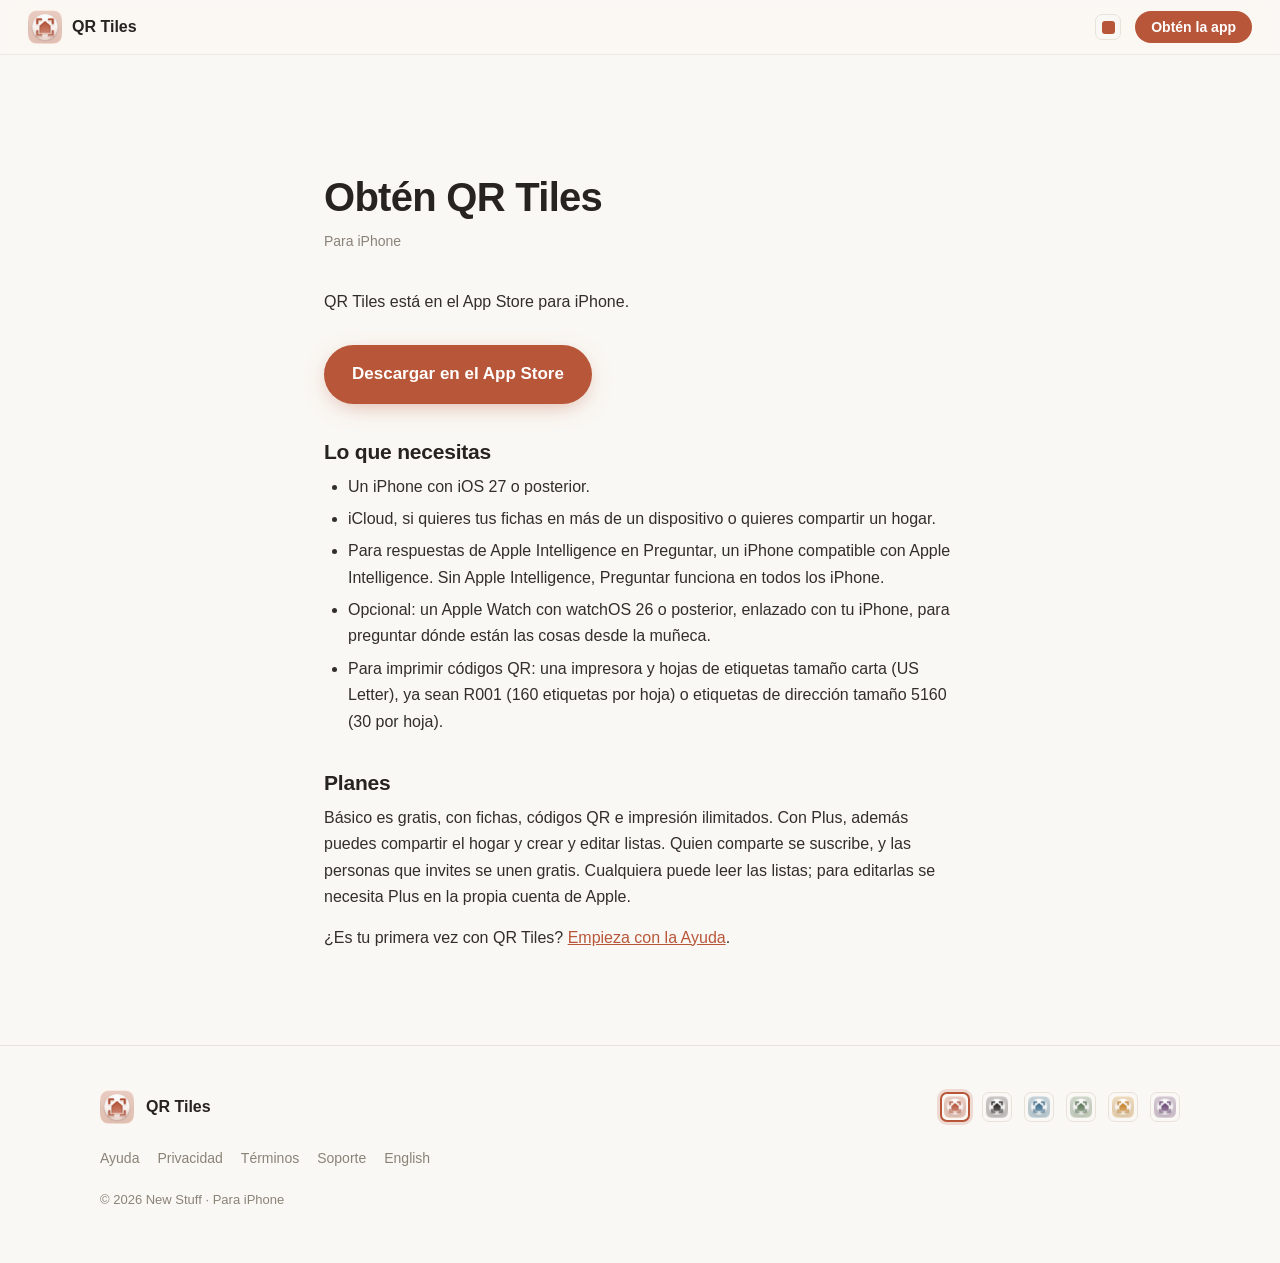
<file: es/get/index.html>
<!doctype html>
<html lang="es" data-accent="clay">
<head>
<meta charset="utf-8">
<meta name="viewport" content="width=device-width, initial-scale=1">
<title>Obtén la app — QR Tiles</title>
<meta name="description" content="QR Tiles está en el App Store para iPhone.">
<link rel="alternate" hreflang="en" href="https://newstuff.app/get/">
<link rel="alternate" hreflang="es" href="https://newstuff.app/es/get/">
<link rel="alternate" hreflang="x-default" href="https://newstuff.app/get/">
<link rel="icon" href="/favicon.png" type="image/png" sizes="64x64">
<link rel="apple-touch-icon" href="/apple-touch-icon.png">
<link rel="stylesheet" href="/assets/tokens.css">
<link rel="stylesheet" href="/assets/site.css">
<script>
(function () {
  var d = document.documentElement, a = null;
  try { a = localStorage.getItem("qrt-accent"); } catch (e) {}
  if (a) { d.dataset.accent = a; }
})();
</script>
</head>
<body>
<a class="skip-link" href="#main">Saltar al contenido</a>

<header class="hdr on hdr-static">
  <a class="hdr-brand" href="/es/">
    <picture class="mark-pic" aria-hidden="true"><source srcset="/assets/app-icon-dark.png" media="(prefers-color-scheme: dark)"><img class="mark mark-sm" src="/assets/app-icon.png" alt="" width="34" height="34"></picture>
    QR Tiles
  </a>
  <span class="spacer"></span>
  <div class="hdr-pick">
    <button class="hdr-dot" aria-label="Cambiar color" aria-expanded="false"><span class="d"></span></button>
    <div class="hdr-pop">
      <div class="sw-row sw-sm">
        <button class="sw" data-c="clay" aria-label="Arcilla" aria-pressed="false"><picture class="sw-pic" aria-hidden="true"><source srcset="/assets/app-icon-dark.png" media="(prefers-color-scheme: dark)"><img src="/assets/app-icon.png" alt="" width="22" height="22" loading="lazy"></picture></button><button class="sw" data-c="ink" aria-label="Tinta" aria-pressed="false"><picture class="sw-pic" aria-hidden="true"><source srcset="/assets/icons/ink/app-icon-dark.png" media="(prefers-color-scheme: dark)"><img src="/assets/icons/ink/app-icon.png" alt="" width="22" height="22" loading="lazy"></picture></button><button class="sw" data-c="ocean" aria-label="Océano" aria-pressed="false"><picture class="sw-pic" aria-hidden="true"><source srcset="/assets/icons/ocean/app-icon-dark.png" media="(prefers-color-scheme: dark)"><img src="/assets/icons/ocean/app-icon.png" alt="" width="22" height="22" loading="lazy"></picture></button><button class="sw" data-c="sage" aria-label="Salvia" aria-pressed="false"><picture class="sw-pic" aria-hidden="true"><source srcset="/assets/icons/sage/app-icon-dark.png" media="(prefers-color-scheme: dark)"><img src="/assets/icons/sage/app-icon.png" alt="" width="22" height="22" loading="lazy"></picture></button><button class="sw" data-c="honey" aria-label="Miel" aria-pressed="false"><picture class="sw-pic" aria-hidden="true"><source srcset="/assets/icons/honey/app-icon-dark.png" media="(prefers-color-scheme: dark)"><img src="/assets/icons/honey/app-icon.png" alt="" width="22" height="22" loading="lazy"></picture></button><button class="sw" data-c="plum" aria-label="Ciruela" aria-pressed="false"><picture class="sw-pic" aria-hidden="true"><source srcset="/assets/icons/plum/app-icon-dark.png" media="(prefers-color-scheme: dark)"><img src="/assets/icons/plum/app-icon.png" alt="" width="22" height="22" loading="lazy"></picture></button>
      </div>
    </div>
  </div>
  <a class="hdr-cta" href="/es/get/">Obtén la app</a>
</header>

<main id="main" class="prose">
  <h1>Obtén QR Tiles</h1>
  <p class="prose-date">Para iPhone</p>

  <p>QR Tiles está en el App Store para iPhone.</p>
  <p class="hero-cta"><a class="cta" href="https://apps.apple.com/us/app/qr-tiles-home-inventory/id6799444682?l=es-MX">Descargar en el App Store</a></p>

  <h2>Lo que necesitas</h2>
  <ul>
    <li>Un iPhone con iOS 27 o posterior.</li>
    <li>iCloud, si quieres tus fichas en más de un dispositivo o quieres compartir un hogar.</li>
    <li>Para respuestas de Apple Intelligence en Preguntar, un iPhone compatible con Apple Intelligence. Sin Apple Intelligence, Preguntar funciona en todos los iPhone.</li>
    <li>Opcional: un Apple Watch con watchOS 26 o posterior, enlazado con tu iPhone, para preguntar dónde están las cosas desde la muñeca.</li>
    <li>Para imprimir códigos QR: una impresora y hojas de etiquetas tamaño carta (US Letter), ya sean R001 (160 etiquetas por hoja) o etiquetas de dirección tamaño 5160 (30 por hoja).</li>
  </ul>

  <h2>Planes</h2>
  <p>Básico es gratis, con fichas, códigos QR e impresión ilimitados. Con Plus, además puedes compartir el hogar y crear y editar listas. Quien comparte se suscribe, y las personas que invites se unen gratis. Cualquiera puede leer las listas; para editarlas se necesita Plus en la propia cuenta de Apple.</p>
  <p>¿Es tu primera vez con QR Tiles? <a href="/es/help/#start">Empieza con la Ayuda</a>.</p>
</main>

<footer class="foot">
  <div class="foot-inner">
    <div class="foot-top">
      <picture class="mark-pic" aria-hidden="true"><source srcset="/assets/app-icon-dark.png" media="(prefers-color-scheme: dark)"><img class="mark mark-sm" src="/assets/app-icon.png" alt="" width="34" height="34"></picture>
      <span class="foot-name">QR Tiles</span>
      <div class="sw-row sw-sm" role="group" aria-label="Color del sitio">
        <button class="sw" data-c="clay" aria-label="Arcilla" aria-pressed="false"><picture class="sw-pic" aria-hidden="true"><source srcset="/assets/app-icon-dark.png" media="(prefers-color-scheme: dark)"><img src="/assets/app-icon.png" alt="" width="22" height="22" loading="lazy"></picture></button><button class="sw" data-c="ink" aria-label="Tinta" aria-pressed="false"><picture class="sw-pic" aria-hidden="true"><source srcset="/assets/icons/ink/app-icon-dark.png" media="(prefers-color-scheme: dark)"><img src="/assets/icons/ink/app-icon.png" alt="" width="22" height="22" loading="lazy"></picture></button><button class="sw" data-c="ocean" aria-label="Océano" aria-pressed="false"><picture class="sw-pic" aria-hidden="true"><source srcset="/assets/icons/ocean/app-icon-dark.png" media="(prefers-color-scheme: dark)"><img src="/assets/icons/ocean/app-icon.png" alt="" width="22" height="22" loading="lazy"></picture></button><button class="sw" data-c="sage" aria-label="Salvia" aria-pressed="false"><picture class="sw-pic" aria-hidden="true"><source srcset="/assets/icons/sage/app-icon-dark.png" media="(prefers-color-scheme: dark)"><img src="/assets/icons/sage/app-icon.png" alt="" width="22" height="22" loading="lazy"></picture></button><button class="sw" data-c="honey" aria-label="Miel" aria-pressed="false"><picture class="sw-pic" aria-hidden="true"><source srcset="/assets/icons/honey/app-icon-dark.png" media="(prefers-color-scheme: dark)"><img src="/assets/icons/honey/app-icon.png" alt="" width="22" height="22" loading="lazy"></picture></button><button class="sw" data-c="plum" aria-label="Ciruela" aria-pressed="false"><picture class="sw-pic" aria-hidden="true"><source srcset="/assets/icons/plum/app-icon-dark.png" media="(prefers-color-scheme: dark)"><img src="/assets/icons/plum/app-icon.png" alt="" width="22" height="22" loading="lazy"></picture></button>
      </div>
    </div>
    <nav class="foot-links" aria-label="Sitio">
      <a href="/es/help/">Ayuda</a>
      <a href="/es/privacy/">Privacidad</a>
      <a href="/es/terms/">Términos</a>
      <a href="/es/support/">Soporte</a>
      <a class="foot-lang" href="/get/" lang="en" hreflang="en" data-lang="en">English</a>
    </nav>
    <p class="foot-fine">© 2026 New Stuff · Para iPhone</p>
  </div>
</footer>

<script src="/assets/site.js"></script>
</body>
</html>
</file>
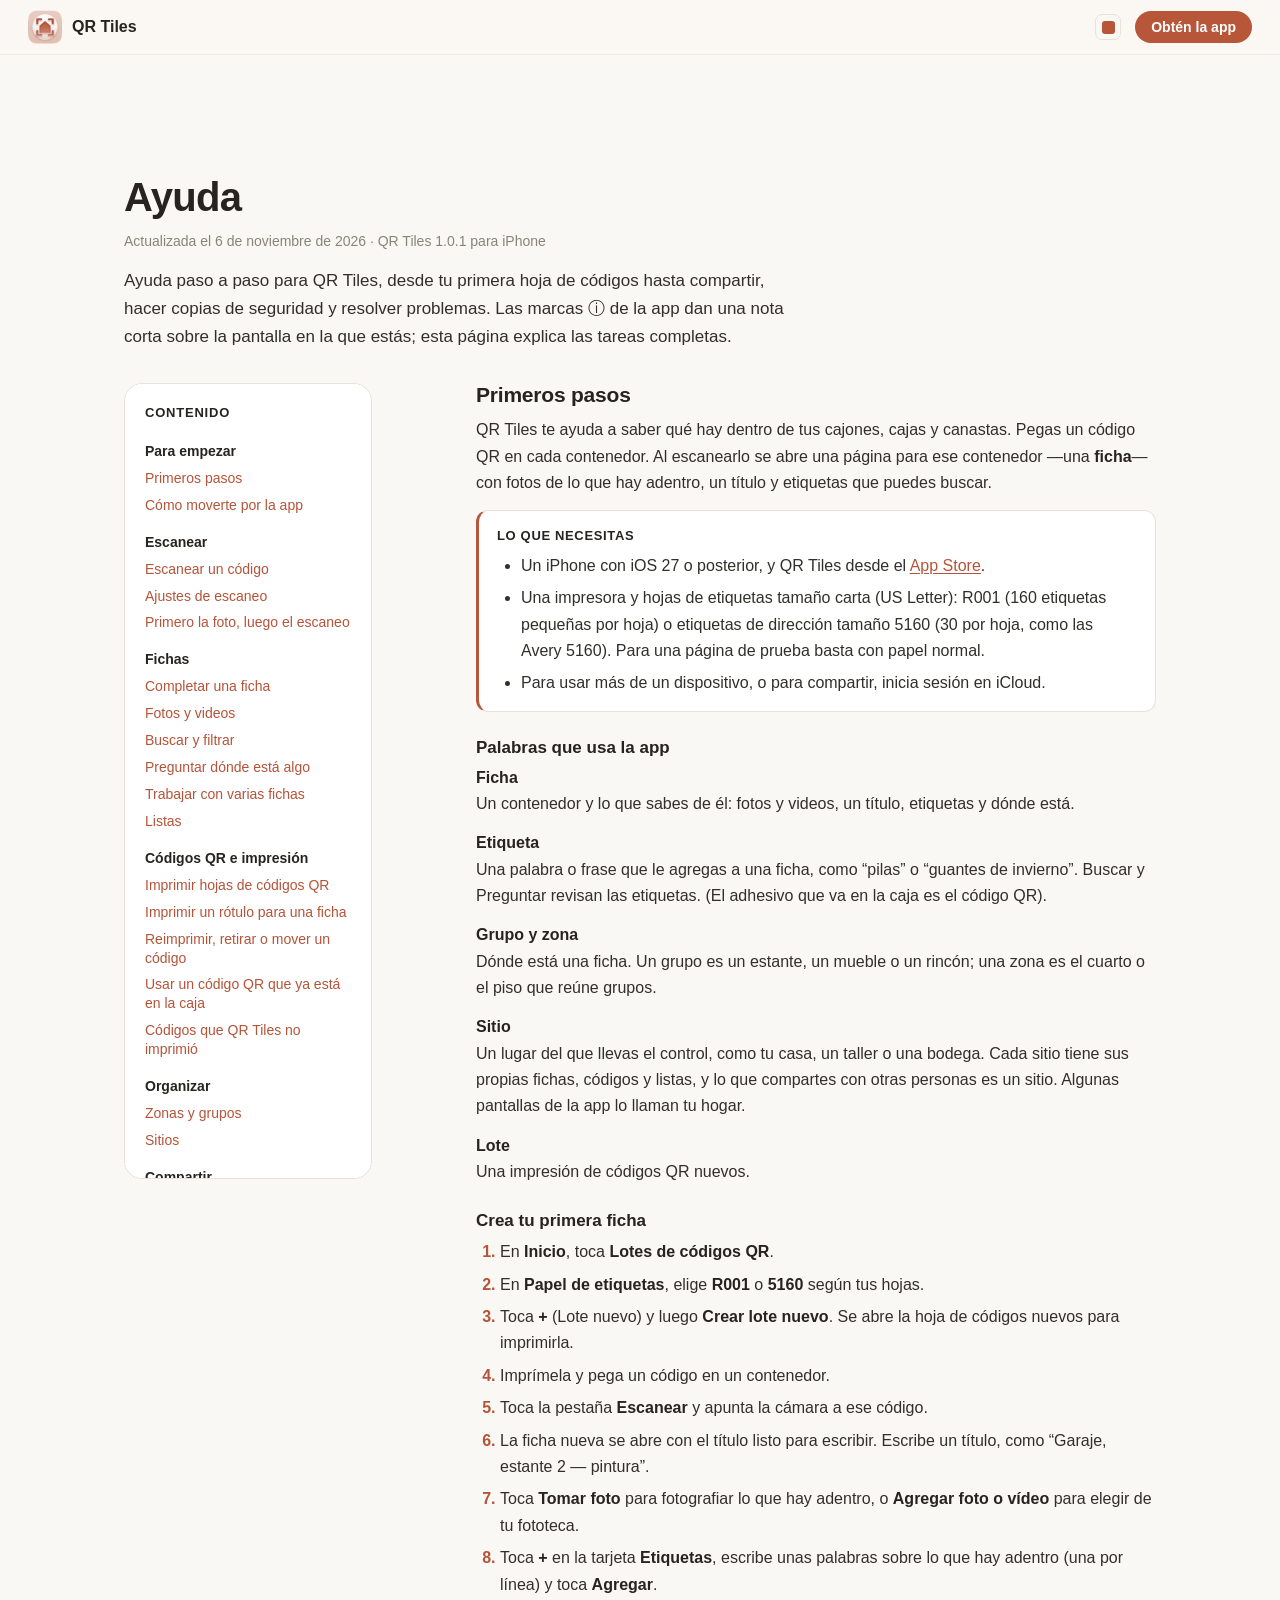
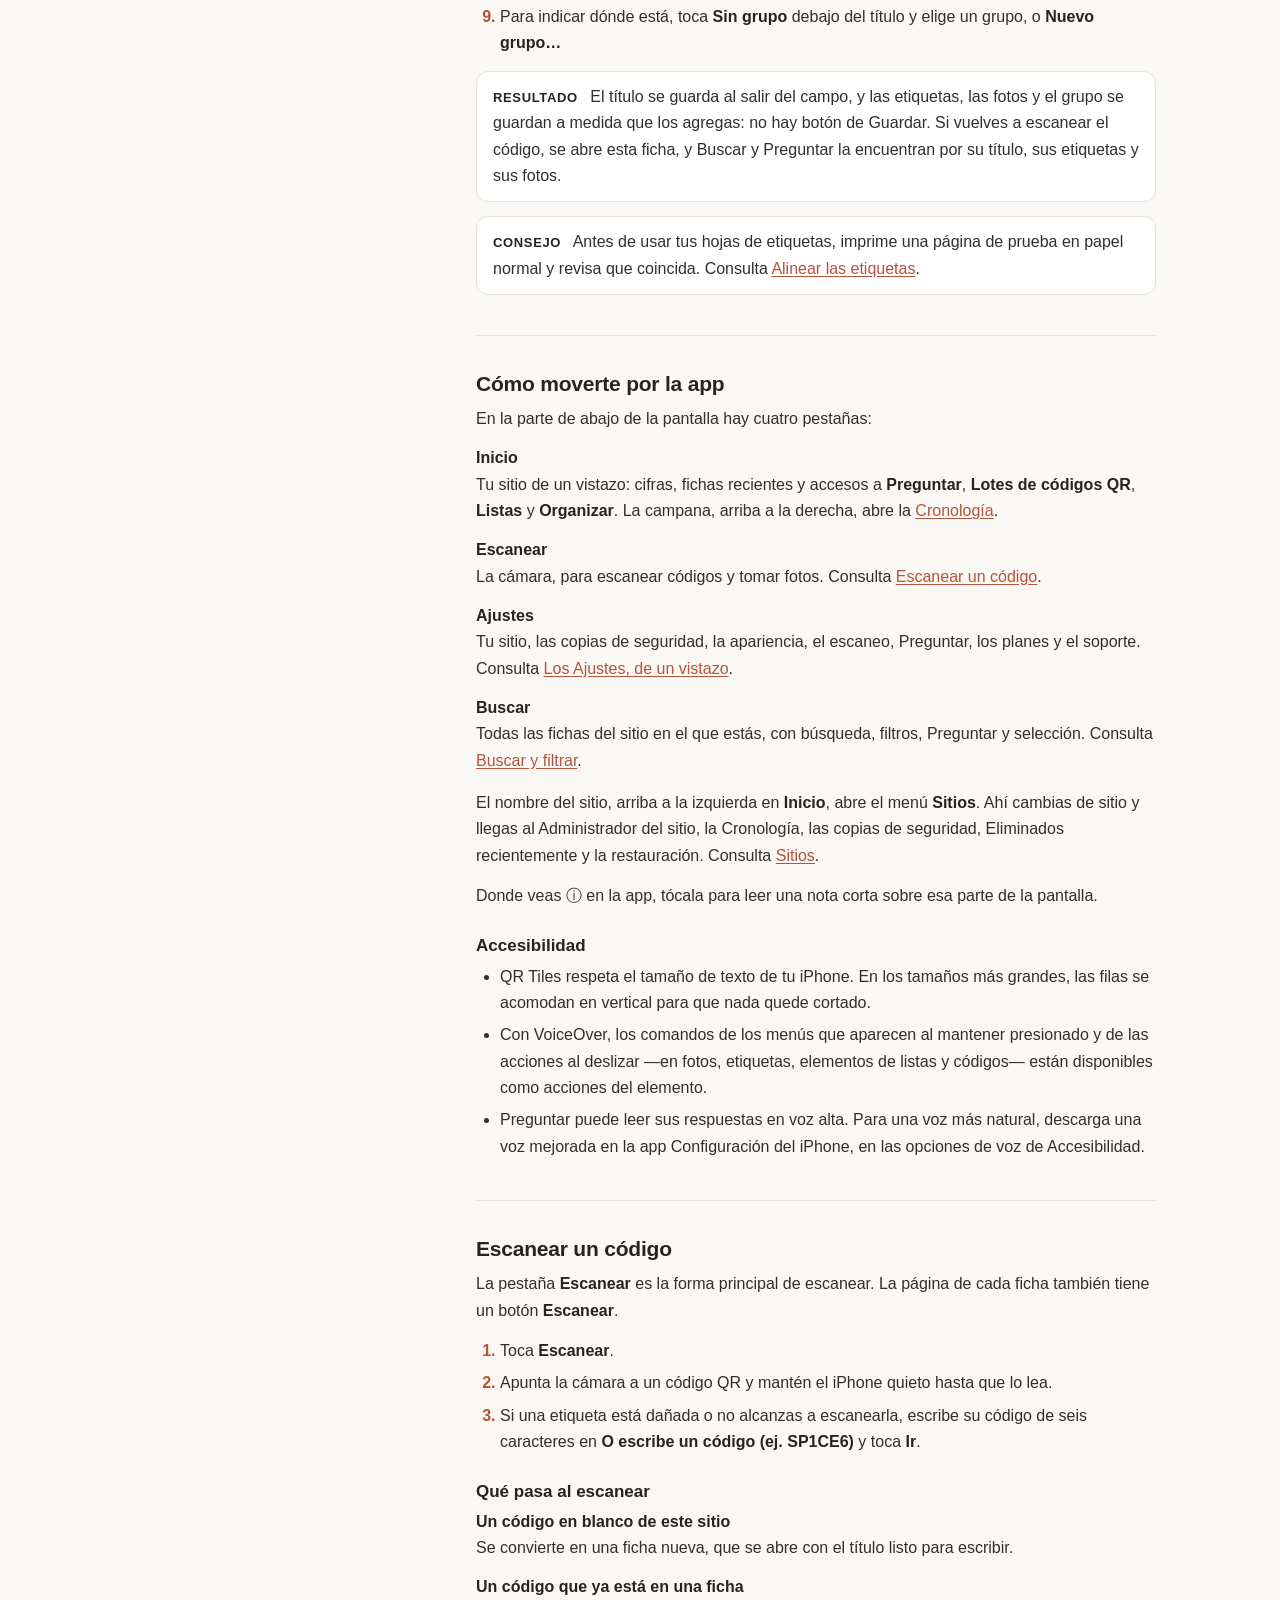
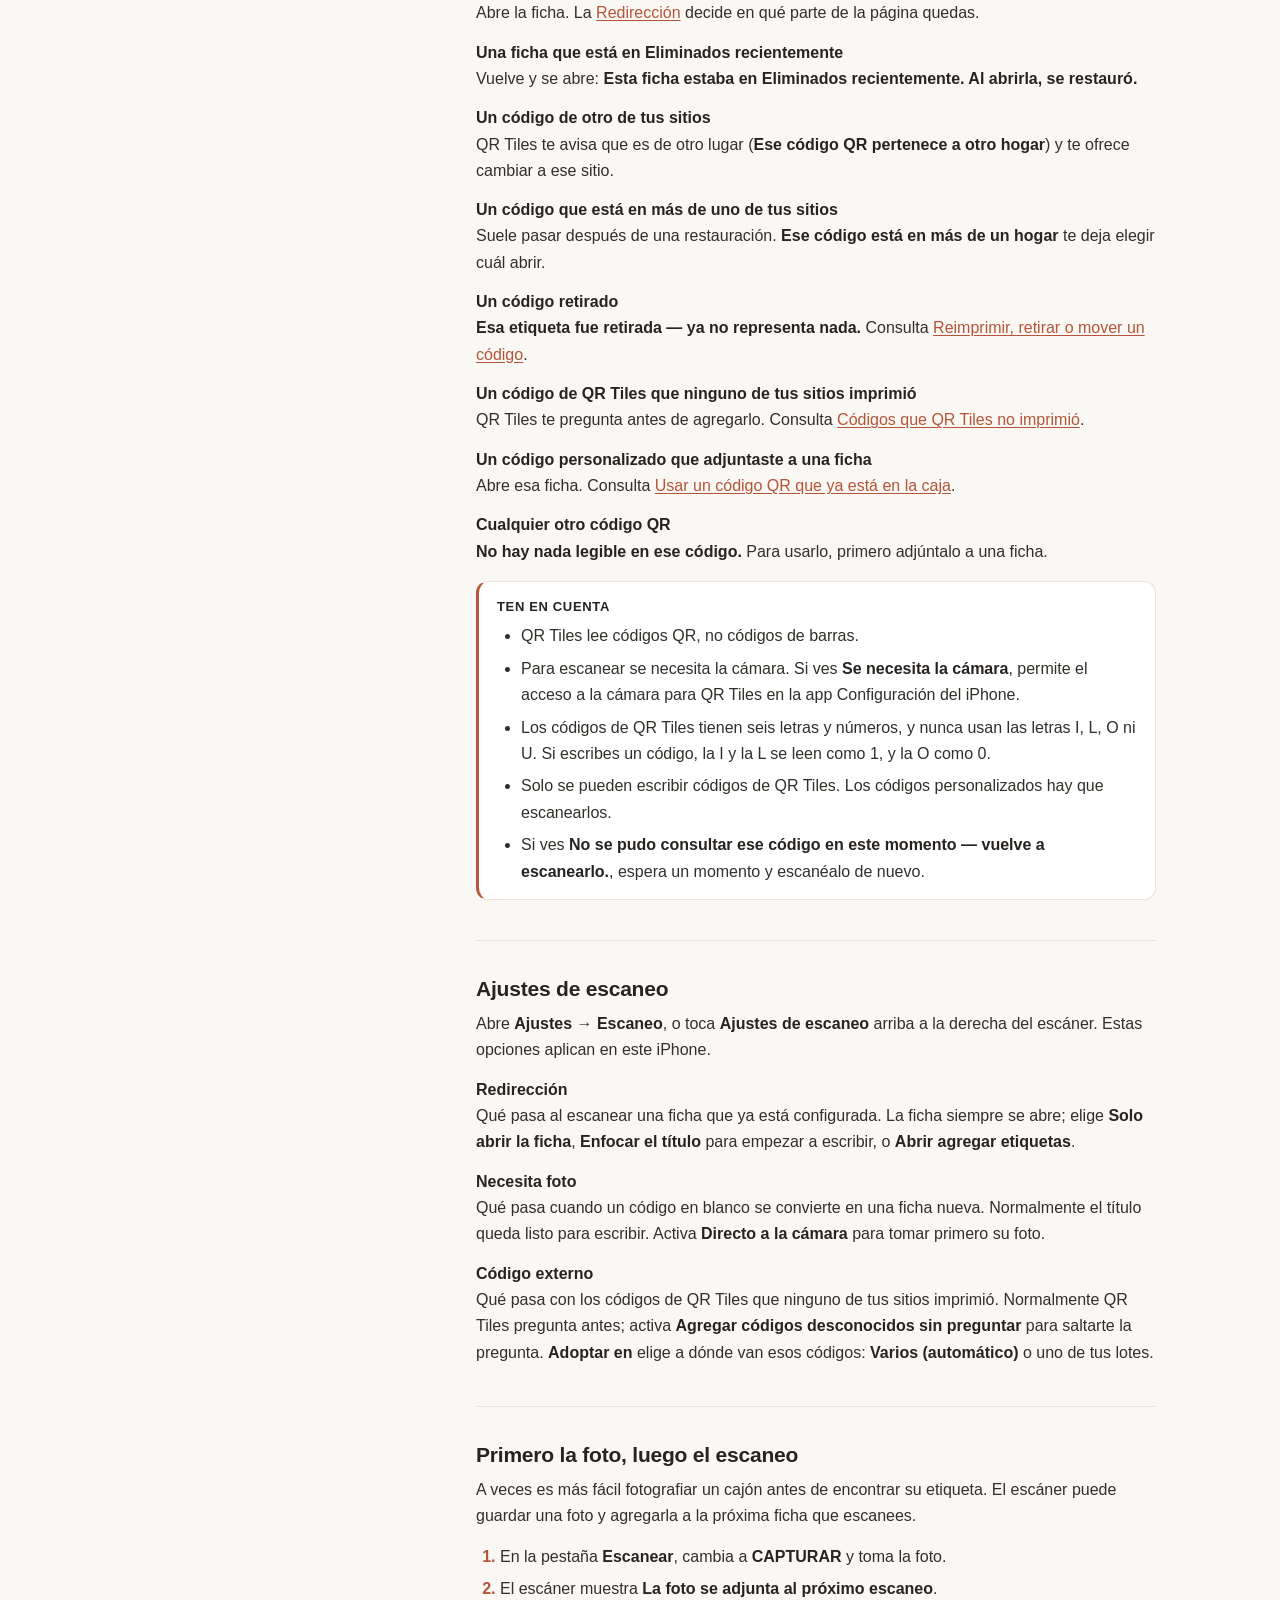
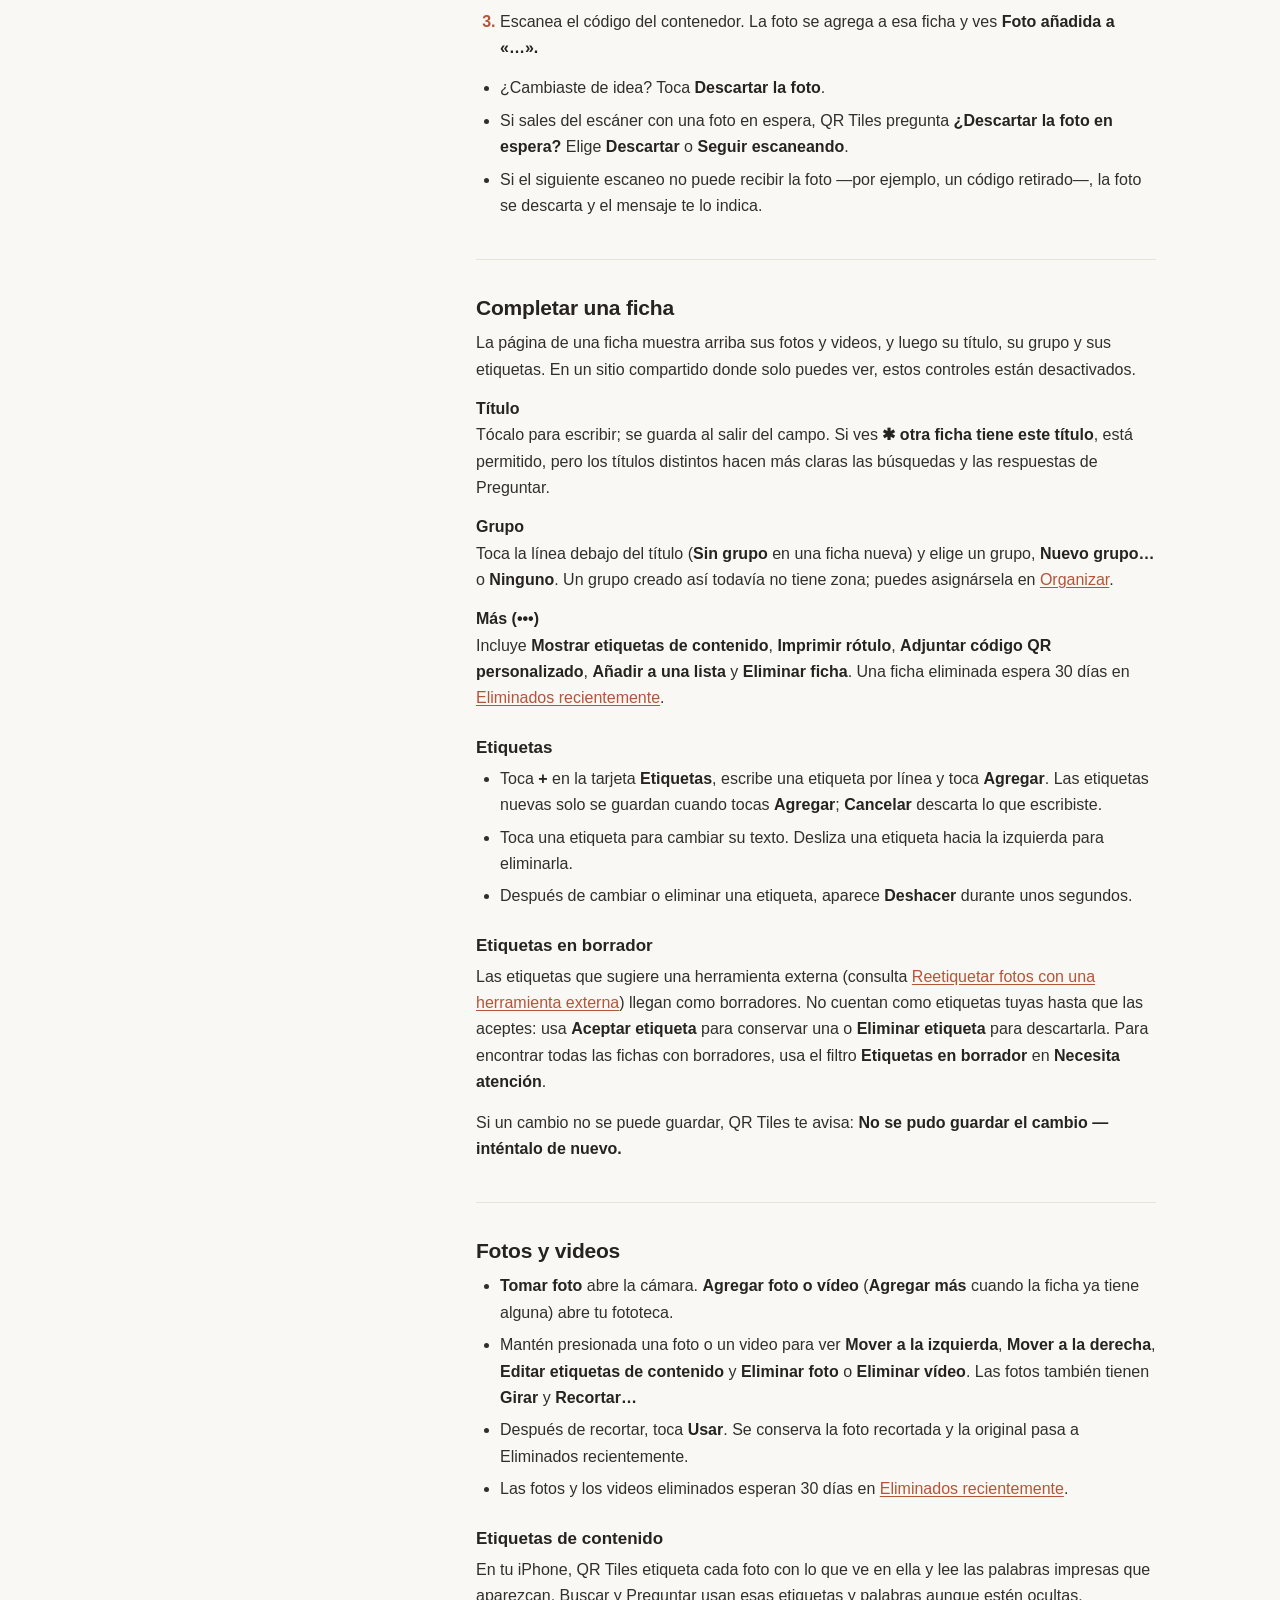
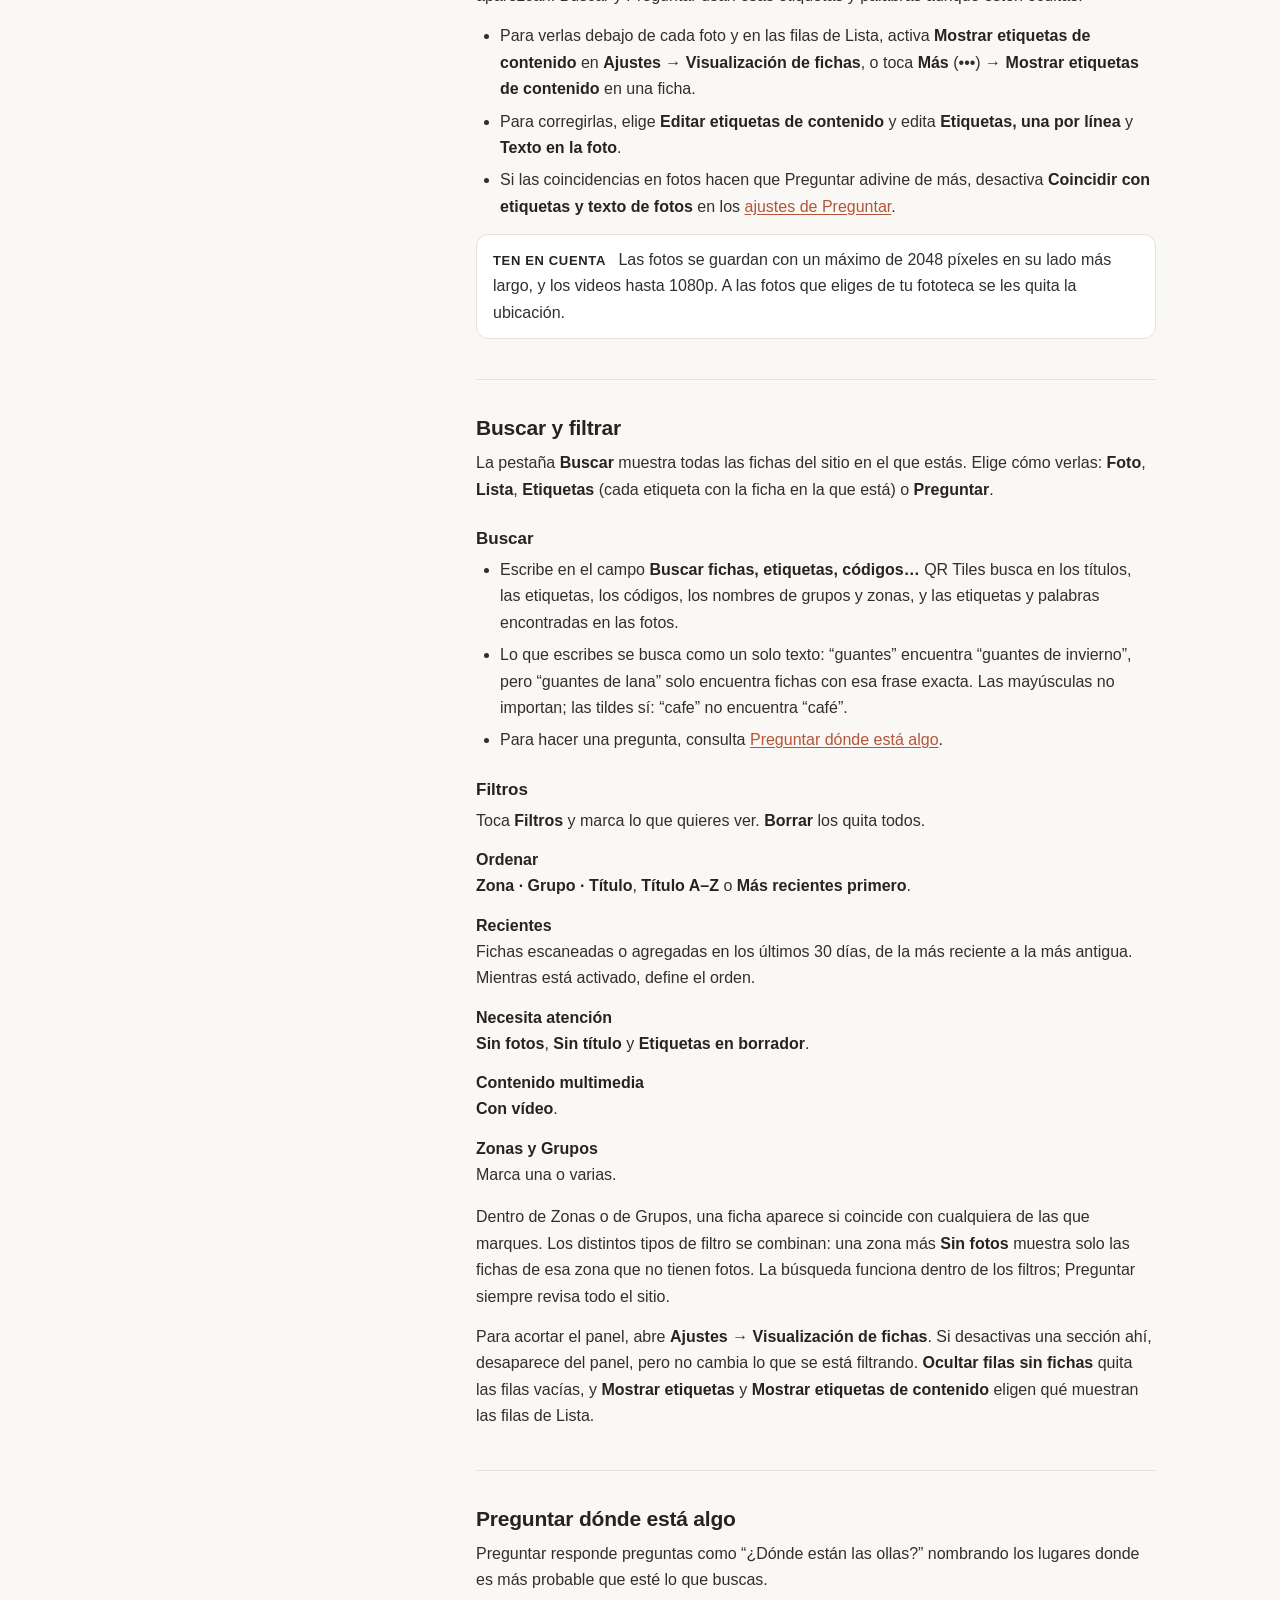
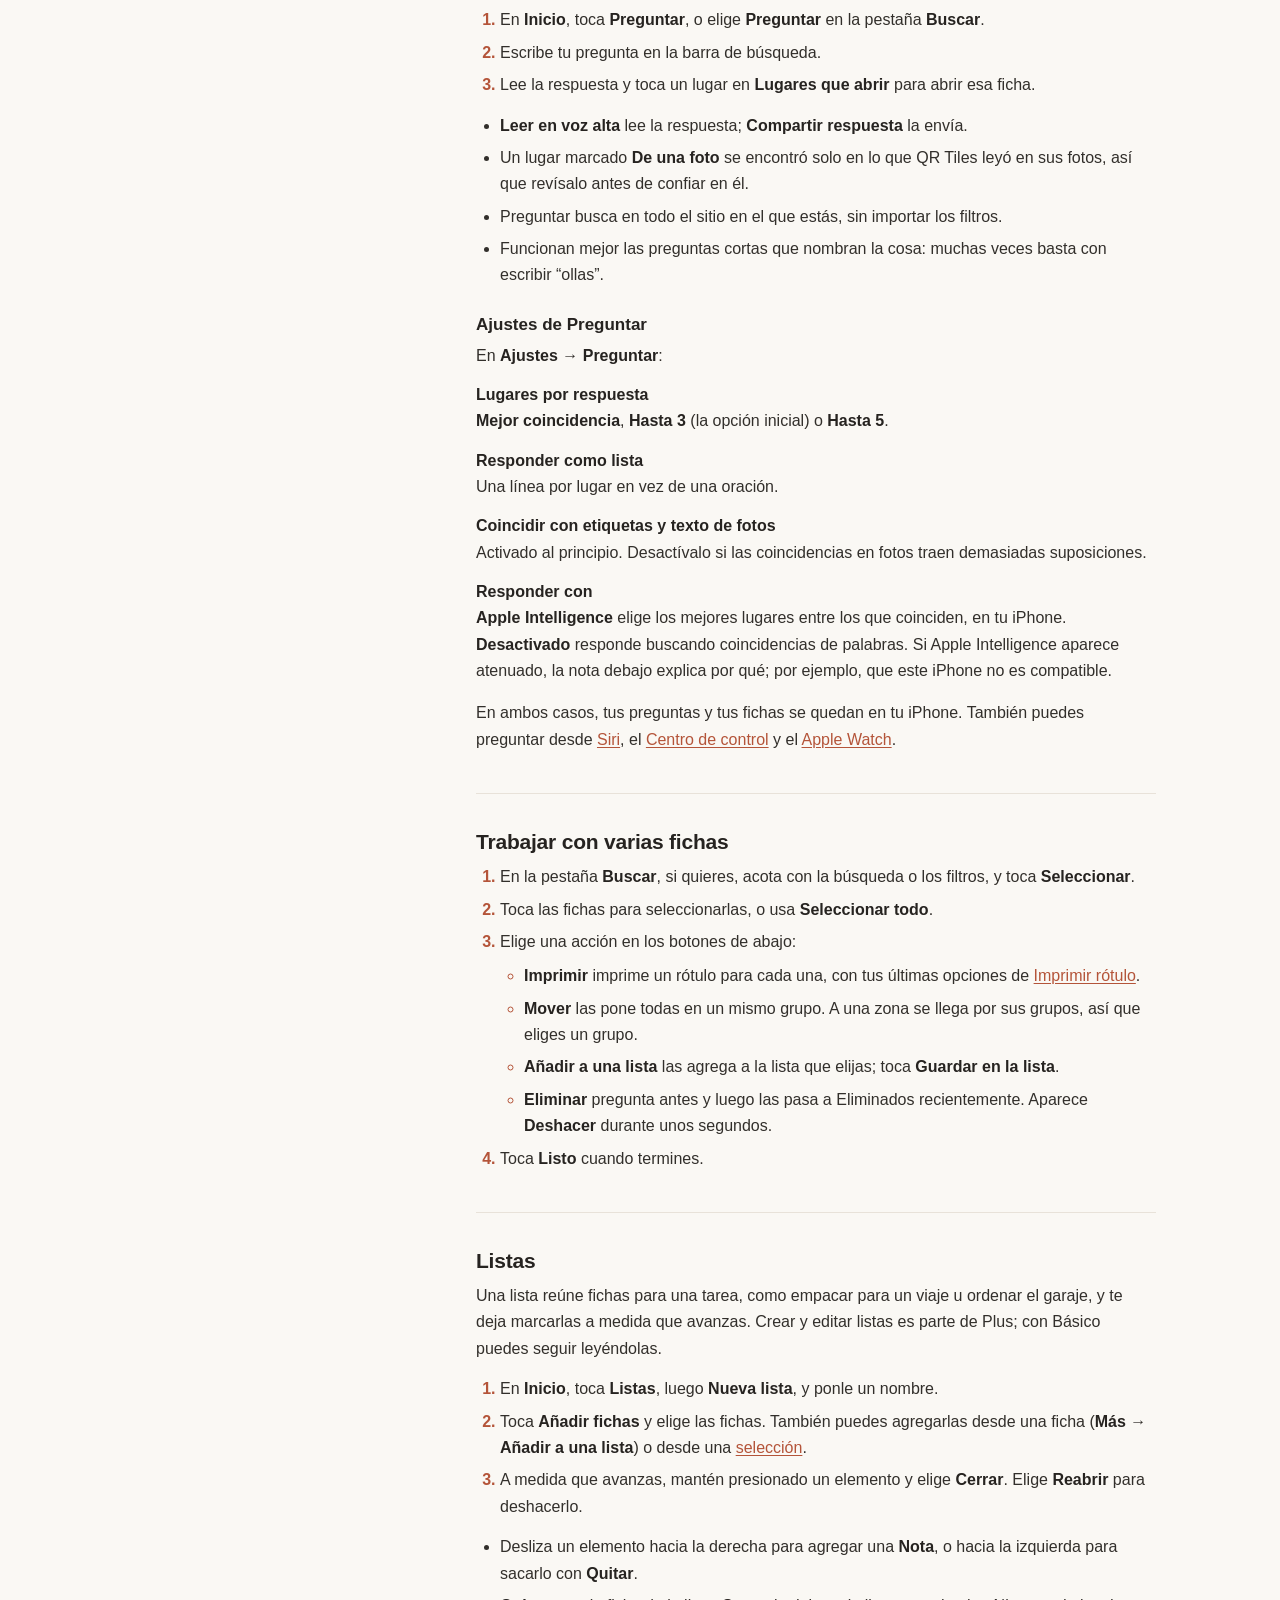
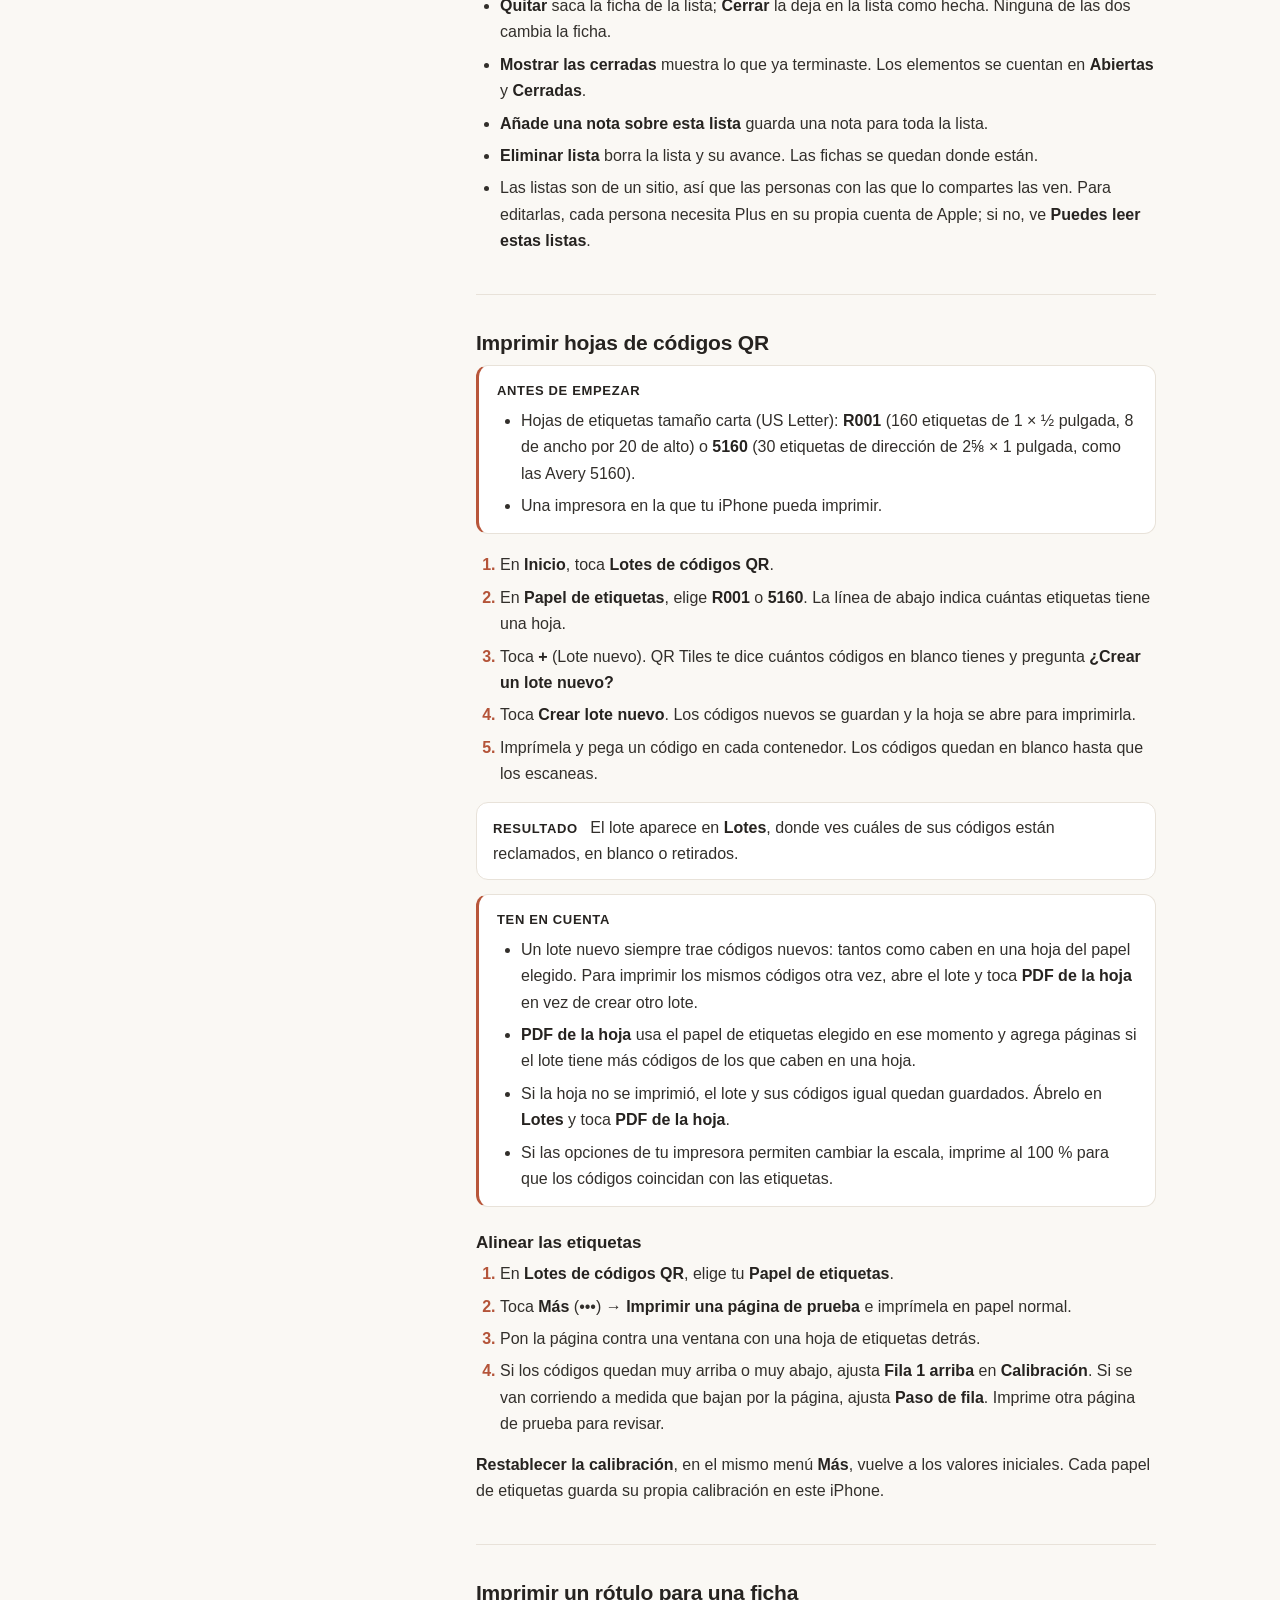
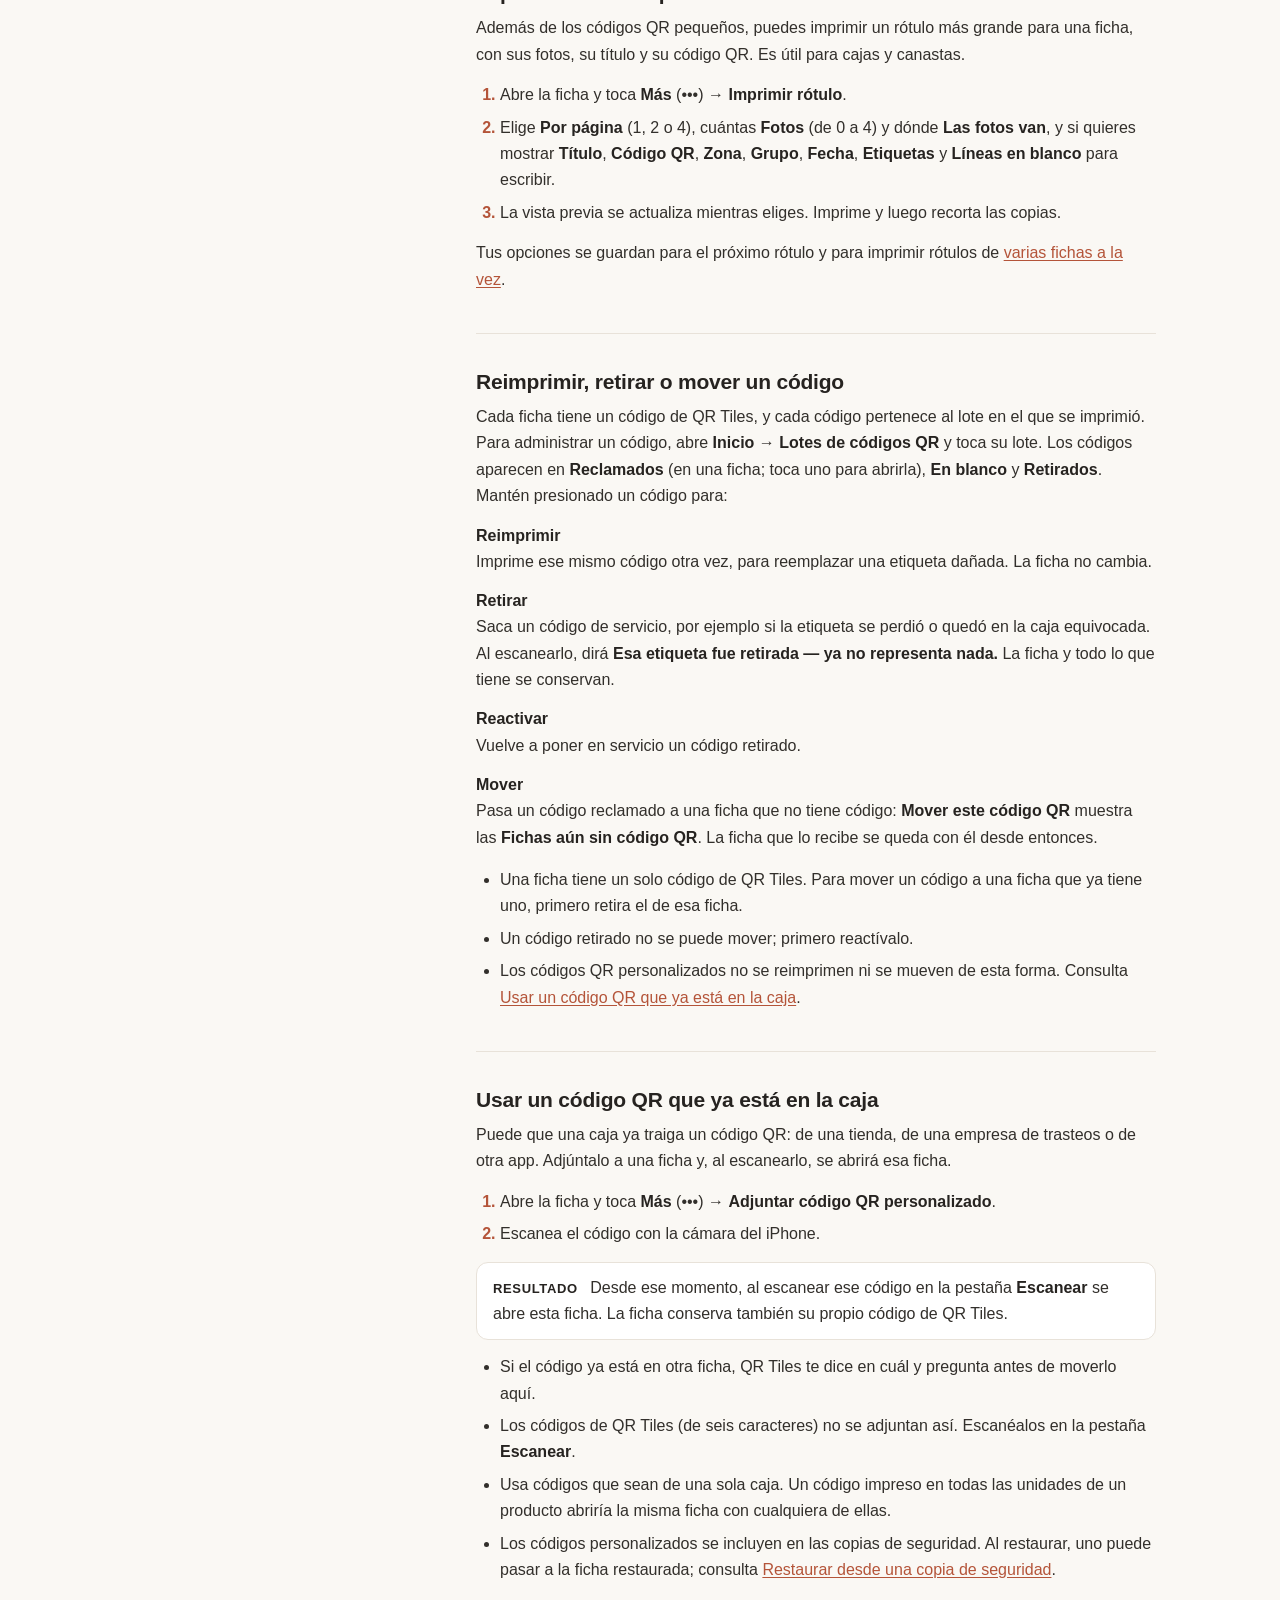
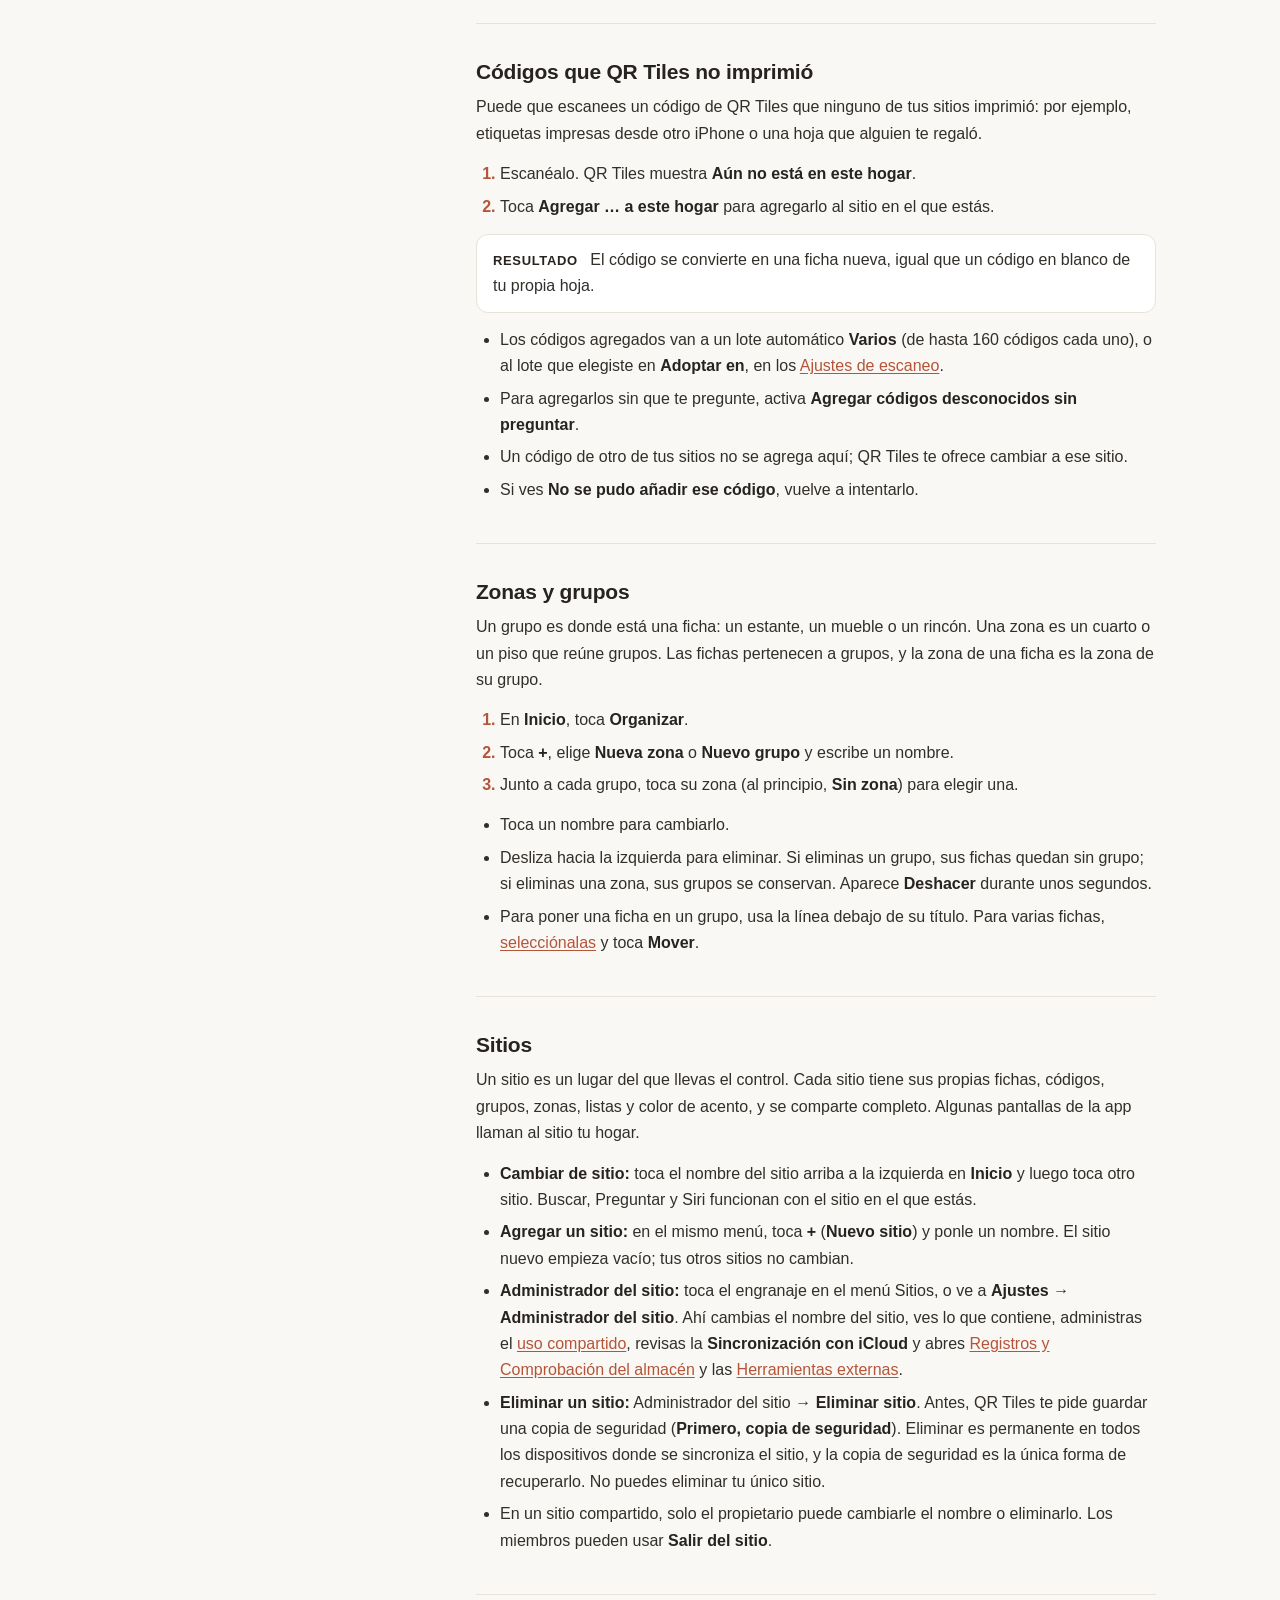
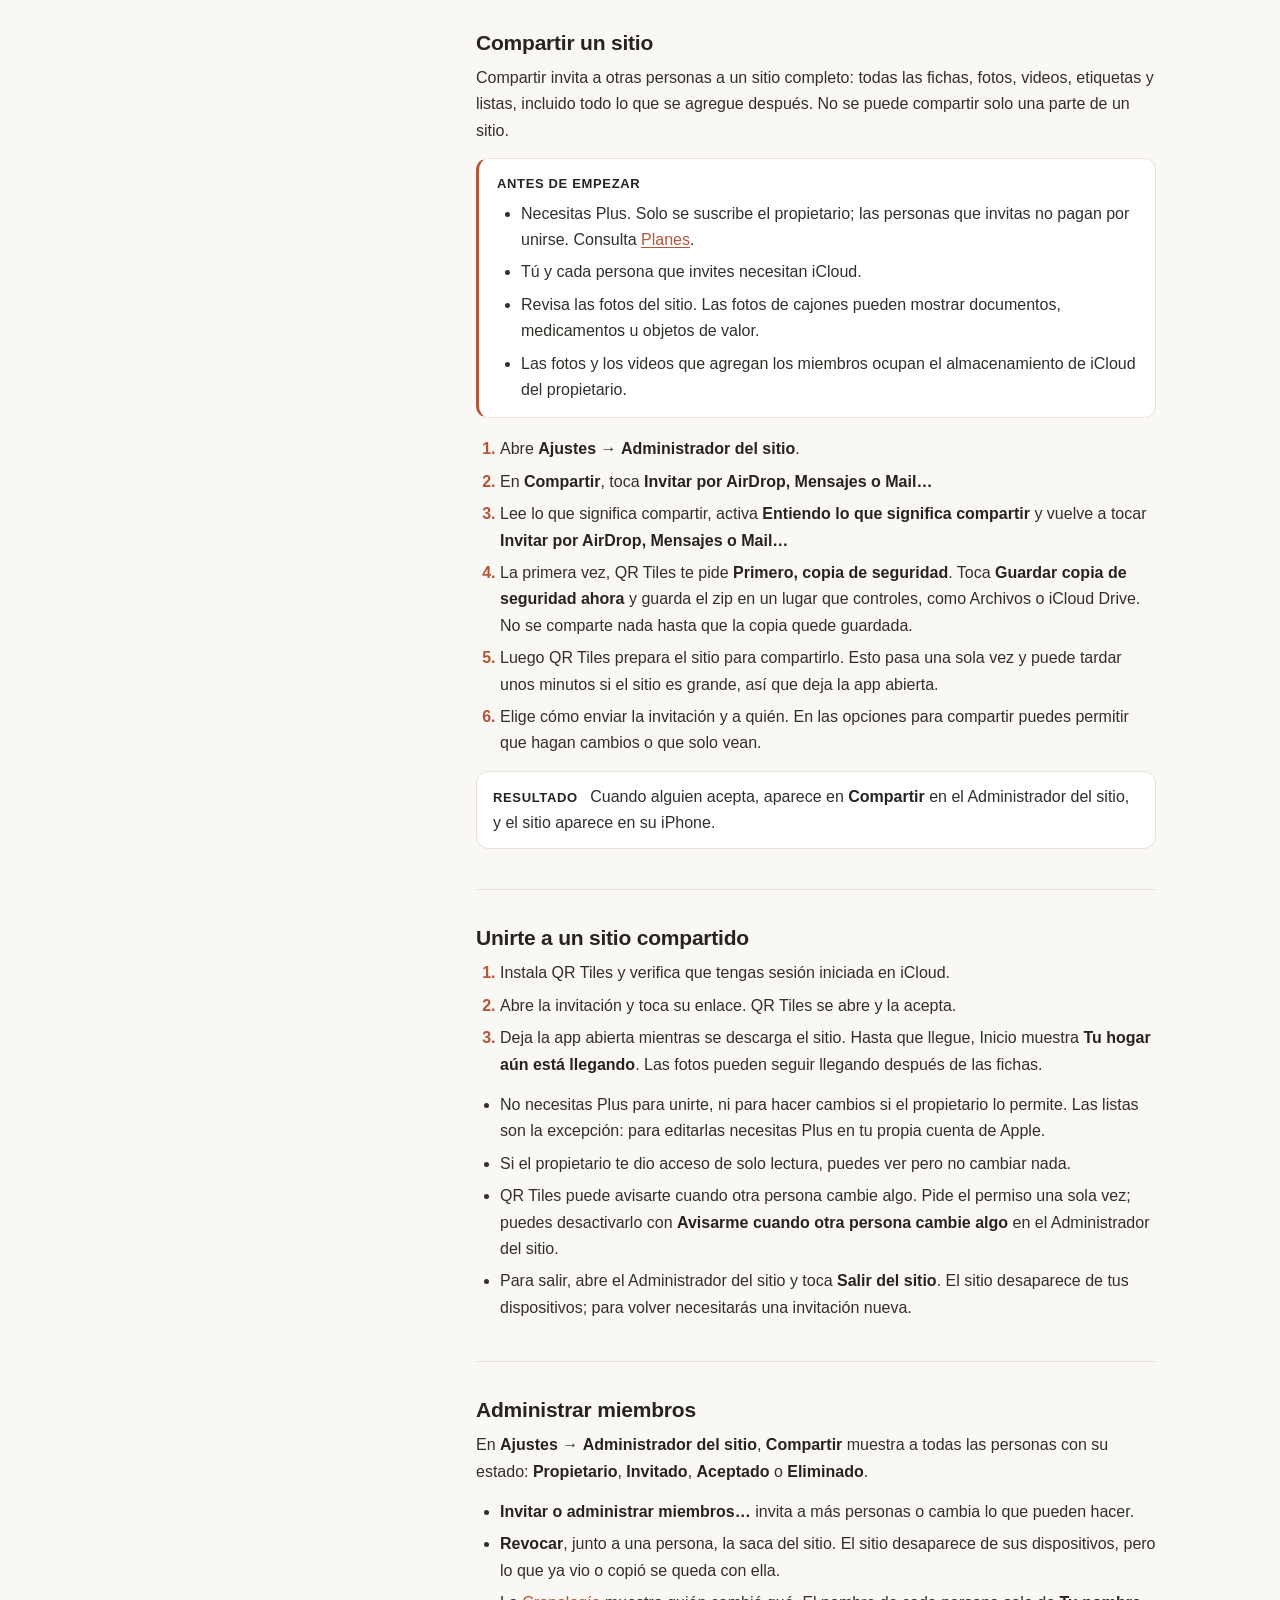
<file: es/help/index.html>
<!doctype html>
<html lang="es" data-accent="clay">
<head>
<meta charset="utf-8">
<meta name="viewport" content="width=device-width, initial-scale=1">
<title>Ayuda — QR Tiles</title>
<meta name="description" content="Ayuda paso a paso para QR Tiles: imprimir y escanear códigos QR, completar fichas, buscar y Preguntar, listas, sitios y compartir, copias de seguridad y qué hacer cuando algo falla.">
<link rel="alternate" hreflang="en" href="https://newstuff.app/help/">
<link rel="alternate" hreflang="es" href="https://newstuff.app/es/help/">
<link rel="alternate" hreflang="x-default" href="https://newstuff.app/help/">
<link rel="icon" href="/favicon.png" type="image/png" sizes="64x64">
<link rel="apple-touch-icon" href="/apple-touch-icon.png">
<link rel="stylesheet" href="/assets/tokens.css">
<link rel="stylesheet" href="/assets/site.css">
<script>
(function () {
  var d = document.documentElement, a = null;
  try { a = localStorage.getItem("qrt-accent"); } catch (e) {}
  if (a) { d.dataset.accent = a; }
})();
</script>
</head>
<body>
<a class="skip-link" href="#main">Saltar al contenido</a>

<header class="hdr on hdr-static">
  <a class="hdr-brand" href="/es/">
    <picture class="mark-pic" aria-hidden="true"><source srcset="/assets/app-icon-dark.png" media="(prefers-color-scheme: dark)"><img class="mark mark-sm" src="/assets/app-icon.png" alt="" width="34" height="34"></picture>
    QR Tiles
  </a>
  <span class="spacer"></span>
  <div class="hdr-pick">
    <button class="hdr-dot" aria-label="Cambiar color" aria-expanded="false"><span class="d"></span></button>
    <div class="hdr-pop">
      <div class="sw-row sw-sm">
        <button class="sw" data-c="clay" aria-label="Arcilla" aria-pressed="false"><picture class="sw-pic" aria-hidden="true"><source srcset="/assets/app-icon-dark.png" media="(prefers-color-scheme: dark)"><img src="/assets/app-icon.png" alt="" width="22" height="22" loading="lazy"></picture></button><button class="sw" data-c="ink" aria-label="Tinta" aria-pressed="false"><picture class="sw-pic" aria-hidden="true"><source srcset="/assets/icons/ink/app-icon-dark.png" media="(prefers-color-scheme: dark)"><img src="/assets/icons/ink/app-icon.png" alt="" width="22" height="22" loading="lazy"></picture></button><button class="sw" data-c="ocean" aria-label="Océano" aria-pressed="false"><picture class="sw-pic" aria-hidden="true"><source srcset="/assets/icons/ocean/app-icon-dark.png" media="(prefers-color-scheme: dark)"><img src="/assets/icons/ocean/app-icon.png" alt="" width="22" height="22" loading="lazy"></picture></button><button class="sw" data-c="sage" aria-label="Salvia" aria-pressed="false"><picture class="sw-pic" aria-hidden="true"><source srcset="/assets/icons/sage/app-icon-dark.png" media="(prefers-color-scheme: dark)"><img src="/assets/icons/sage/app-icon.png" alt="" width="22" height="22" loading="lazy"></picture></button><button class="sw" data-c="honey" aria-label="Miel" aria-pressed="false"><picture class="sw-pic" aria-hidden="true"><source srcset="/assets/icons/honey/app-icon-dark.png" media="(prefers-color-scheme: dark)"><img src="/assets/icons/honey/app-icon.png" alt="" width="22" height="22" loading="lazy"></picture></button><button class="sw" data-c="plum" aria-label="Ciruela" aria-pressed="false"><picture class="sw-pic" aria-hidden="true"><source srcset="/assets/icons/plum/app-icon-dark.png" media="(prefers-color-scheme: dark)"><img src="/assets/icons/plum/app-icon.png" alt="" width="22" height="22" loading="lazy"></picture></button>
      </div>
    </div>
  </div>
  <a class="hdr-cta" href="/es/get/">Obtén la app</a>
</header>

<main id="main" class="prose help">
  <div class="help-head">
    <h1>Ayuda</h1>
    <p class="prose-date">Actualizada el 6 de noviembre de 2026 · QR Tiles 1.0.1 para iPhone</p>
    <p class="help-lede">Ayuda paso a paso para QR Tiles, desde tu primera hoja de códigos hasta compartir, hacer copias de seguridad y resolver problemas. Las marcas ⓘ de la app dan una nota corta sobre la pantalla en la que estás; esta página explica las tareas completas.</p>
  </div>

  <div class="help-layout">
    <nav class="help-toc" id="contents" aria-labelledby="contents-title">
      <p class="help-toc-title" id="contents-title">Contenido</p>
      <div class="help-toc-group">
        <p class="help-toc-h">Para empezar</p>
        <ul>
          <li><a href="#start">Primeros pasos</a></li>
          <li><a href="#around">Cómo moverte por la app</a></li>
        </ul>
      </div>
      <div class="help-toc-group">
        <p class="help-toc-h">Escanear</p>
        <ul>
          <li><a href="#scan">Escanear un código</a></li>
          <li><a href="#scan-settings">Ajustes de escaneo</a></li>
          <li><a href="#capture-first">Primero la foto, luego el escaneo</a></li>
        </ul>
      </div>
      <div class="help-toc-group">
        <p class="help-toc-h">Fichas</p>
        <ul>
          <li><a href="#tile">Completar una ficha</a></li>
          <li><a href="#photos">Fotos y videos</a></li>
          <li><a href="#find">Buscar y filtrar</a></li>
          <li><a href="#ask">Preguntar dónde está algo</a></li>
          <li><a href="#bulk">Trabajar con varias fichas</a></li>
          <li><a href="#lists">Listas</a></li>
        </ul>
      </div>
      <div class="help-toc-group">
        <p class="help-toc-h">Códigos QR e impresión</p>
        <ul>
          <li><a href="#print">Imprimir hojas de códigos QR</a></li>
          <li><a href="#print-label">Imprimir un rótulo para una ficha</a></li>
          <li><a href="#codes">Reimprimir, retirar o mover un código</a></li>
          <li><a href="#custom-qr">Usar un código QR que ya está en la caja</a></li>
          <li><a href="#adopt">Códigos que QR Tiles no imprimió</a></li>
        </ul>
      </div>
      <div class="help-toc-group">
        <p class="help-toc-h">Organizar</p>
        <ul>
          <li><a href="#organize">Zonas y grupos</a></li>
          <li><a href="#sites">Sitios</a></li>
        </ul>
      </div>
      <div class="help-toc-group">
        <p class="help-toc-h">Compartir</p>
        <ul>
          <li><a href="#share">Compartir un sitio</a></li>
          <li><a href="#join">Unirte a un sitio compartido</a></li>
          <li><a href="#members">Administrar miembros</a></li>
          <li><a href="#plus-ends">Si Plus termina</a></li>
        </ul>
      </div>
      <div class="help-toc-group">
        <p class="help-toc-h">Historial, copias y recuperación</p>
        <ul>
          <li><a href="#timeline">Cronología</a></li>
          <li><a href="#deleted">Eliminados recientemente y Deshacer</a></li>
          <li><a href="#backup">Hacer una copia de seguridad</a></li>
          <li><a href="#restore">Restaurar desde una copia de seguridad</a></li>
          <li><a href="#retag">Reetiquetar fotos con una herramienta externa</a></li>
        </ul>
      </div>
      <div class="help-toc-group">
        <p class="help-toc-h">Fuera de la app</p>
        <ul>
          <li><a href="#siri">Siri, Atajos y Spotlight</a></li>
          <li><a href="#controls">Controles y widgets</a></li>
          <li><a href="#watch">Apple Watch</a></li>
        </ul>
      </div>
      <div class="help-toc-group">
        <p class="help-toc-h">Ajustes, planes y privacidad</p>
        <ul>
          <li><a href="#settings">Los Ajustes, de un vistazo</a></li>
          <li><a href="#plans">Planes</a></li>
          <li><a href="#privacy">Privacidad y permisos</a></li>
          <li><a href="#diagnostics">Registros y Comprobación del almacén</a></li>
        </ul>
      </div>
      <div class="help-toc-group">
        <p class="help-toc-h">Si algo falla</p>
        <ul>
          <li><a href="#troubleshooting">Solución de problemas</a></li>
          <li><a href="#contact">¿Sigues con dudas?</a></li>
        </ul>
      </div>
    </nav>

    <div class="help-body">

      <section class="help-sec" aria-labelledby="start">
        <h2 id="start">Primeros pasos</h2>
        <p>QR Tiles te ayuda a saber qué hay dentro de tus cajones, cajas y canastas. Pegas un código QR en cada contenedor. Al escanearlo se abre una página para ese contenedor —una <b>ficha</b>— con fotos de lo que hay adentro, un título y etiquetas que puedes buscar.</p>
        <div class="help-need">
          <p class="help-label">Lo que necesitas</p>
          <ul>
            <li>Un iPhone con iOS 27 o posterior, y QR Tiles desde el <a href="/es/get/">App Store</a>.</li>
            <li>Una impresora y hojas de etiquetas tamaño carta (US Letter): R001 (160 etiquetas pequeñas por hoja) o etiquetas de dirección tamaño 5160 (30 por hoja, como las Avery 5160). Para una página de prueba basta con papel normal.</li>
            <li>Para usar más de un dispositivo, o para compartir, inicia sesión en iCloud.</li>
          </ul>
        </div>
        <h3 id="words">Palabras que usa la app</h3>
        <dl class="help-dl">
          <dt>Ficha</dt>
          <dd>Un contenedor y lo que sabes de él: fotos y videos, un título, etiquetas y dónde está.</dd>
          <dt>Etiqueta</dt>
          <dd>Una palabra o frase que le agregas a una ficha, como “pilas” o “guantes de invierno”. Buscar y Preguntar revisan las etiquetas. (El adhesivo que va en la caja es el código QR).</dd>
          <dt>Grupo y zona</dt>
          <dd>Dónde está una ficha. Un grupo es un estante, un mueble o un rincón; una zona es el cuarto o el piso que reúne grupos.</dd>
          <dt>Sitio</dt>
          <dd>Un lugar del que llevas el control, como tu casa, un taller o una bodega. Cada sitio tiene sus propias fichas, códigos y listas, y lo que compartes con otras personas es un sitio. Algunas pantallas de la app lo llaman tu hogar.</dd>
          <dt>Lote</dt>
          <dd>Una impresión de códigos QR nuevos.</dd>
        </dl>
        <h3 id="first-tile">Crea tu primera ficha</h3>
        <ol class="help-steps">
          <li>En <b>Inicio</b>, toca <b>Lotes de códigos QR</b>.</li>
          <li>En <b>Papel de etiquetas</b>, elige <b>R001</b> o <b>5160</b> según tus hojas.</li>
          <li>Toca <b>+</b> (Lote nuevo) y luego <b>Crear lote nuevo</b>. Se abre la hoja de códigos nuevos para imprimirla.</li>
          <li>Imprímela y pega un código en un contenedor.</li>
          <li>Toca la pestaña <b>Escanear</b> y apunta la cámara a ese código.</li>
          <li>La ficha nueva se abre con el título listo para escribir. Escribe un título, como “Garaje, estante 2 — pintura”.</li>
          <li>Toca <b>Tomar foto</b> para fotografiar lo que hay adentro, o <b>Agregar foto o vídeo</b> para elegir de tu fototeca.</li>
          <li>Toca <b>+</b> en la tarjeta <b>Etiquetas</b>, escribe unas palabras sobre lo que hay adentro (una por línea) y toca <b>Agregar</b>.</li>
          <li>Para indicar dónde está, toca <b>Sin grupo</b> debajo del título y elige un grupo, o <b>Nuevo grupo…</b></li>
        </ol>
        <p class="help-result"><span class="help-label">Resultado</span> El título se guarda al salir del campo, y las etiquetas, las fotos y el grupo se guardan a medida que los agregas: no hay botón de Guardar. Si vuelves a escanear el código, se abre esta ficha, y Buscar y Preguntar la encuentran por su título, sus etiquetas y sus fotos.</p>
        <p class="help-tip"><span class="help-label">Consejo</span> Antes de usar tus hojas de etiquetas, imprime una página de prueba en papel normal y revisa que coincida. Consulta <a href="#calibrate">Alinear las etiquetas</a>.</p>
        <p class="help-top"><a href="#contents">Volver al contenido</a></p>
      </section>

      <section class="help-sec" aria-labelledby="around">
        <h2 id="around">Cómo moverte por la app</h2>
        <p>En la parte de abajo de la pantalla hay cuatro pestañas:</p>
        <dl class="help-dl">
          <dt>Inicio</dt>
          <dd>Tu sitio de un vistazo: cifras, fichas recientes y accesos a <b>Preguntar</b>, <b>Lotes de códigos QR</b>, <b>Listas</b> y <b>Organizar</b>. La campana, arriba a la derecha, abre la <a href="#timeline">Cronología</a>.</dd>
          <dt>Escanear</dt>
          <dd>La cámara, para escanear códigos y tomar fotos. Consulta <a href="#scan">Escanear un código</a>.</dd>
          <dt>Ajustes</dt>
          <dd>Tu sitio, las copias de seguridad, la apariencia, el escaneo, Preguntar, los planes y el soporte. Consulta <a href="#settings">Los Ajustes, de un vistazo</a>.</dd>
          <dt>Buscar</dt>
          <dd>Todas las fichas del sitio en el que estás, con búsqueda, filtros, Preguntar y selección. Consulta <a href="#find">Buscar y filtrar</a>.</dd>
        </dl>
        <p>El nombre del sitio, arriba a la izquierda en <b>Inicio</b>, abre el menú <b>Sitios</b>. Ahí cambias de sitio y llegas al Administrador del sitio, la Cronología, las copias de seguridad, Eliminados recientemente y la restauración. Consulta <a href="#sites">Sitios</a>.</p>
        <p>Donde veas ⓘ en la app, tócala para leer una nota corta sobre esa parte de la pantalla.</p>
        <h3 id="accessibility">Accesibilidad</h3>
        <ul>
          <li>QR Tiles respeta el tamaño de texto de tu iPhone. En los tamaños más grandes, las filas se acomodan en vertical para que nada quede cortado.</li>
          <li>Con VoiceOver, los comandos de los menús que aparecen al mantener presionado y de las acciones al deslizar —en fotos, etiquetas, elementos de listas y códigos— están disponibles como acciones del elemento.</li>
          <li>Preguntar puede leer sus respuestas en voz alta. Para una voz más natural, descarga una voz mejorada en la app Configuración del iPhone, en las opciones de voz de Accesibilidad.</li>
        </ul>
        <p class="help-top"><a href="#contents">Volver al contenido</a></p>
      </section>

      <section class="help-sec" aria-labelledby="scan">
        <h2 id="scan">Escanear un código</h2>
        <p>La pestaña <b>Escanear</b> es la forma principal de escanear. La página de cada ficha también tiene un botón <b>Escanear</b>.</p>
        <ol class="help-steps">
          <li>Toca <b>Escanear</b>.</li>
          <li>Apunta la cámara a un código QR y mantén el iPhone quieto hasta que lo lea.</li>
          <li>Si una etiqueta está dañada o no alcanzas a escanearla, escribe su código de seis caracteres en <b>O escribe un código (ej. SP1CE6)</b> y toca <b>Ir</b>.</li>
        </ol>
        <h3 id="scan-results">Qué pasa al escanear</h3>
        <dl class="help-dl">
          <dt>Un código en blanco de este sitio</dt>
          <dd>Se convierte en una ficha nueva, que se abre con el título listo para escribir.</dd>
          <dt>Un código que ya está en una ficha</dt>
          <dd>Abre la ficha. La <a href="#scan-settings">Redirección</a> decide en qué parte de la página quedas.</dd>
          <dt>Una ficha que está en Eliminados recientemente</dt>
          <dd>Vuelve y se abre: <b>Esta ficha estaba en Eliminados recientemente. Al abrirla, se restauró.</b></dd>
          <dt>Un código de otro de tus sitios</dt>
          <dd>QR Tiles te avisa que es de otro lugar (<b>Ese código QR pertenece a otro hogar</b>) y te ofrece cambiar a ese sitio.</dd>
          <dt>Un código que está en más de uno de tus sitios</dt>
          <dd>Suele pasar después de una restauración. <b>Ese código está en más de un hogar</b> te deja elegir cuál abrir.</dd>
          <dt>Un código retirado</dt>
          <dd><b>Esa etiqueta fue retirada — ya no representa nada.</b> Consulta <a href="#codes">Reimprimir, retirar o mover un código</a>.</dd>
          <dt>Un código de QR Tiles que ninguno de tus sitios imprimió</dt>
          <dd>QR Tiles te pregunta antes de agregarlo. Consulta <a href="#adopt">Códigos que QR Tiles no imprimió</a>.</dd>
          <dt>Un código personalizado que adjuntaste a una ficha</dt>
          <dd>Abre esa ficha. Consulta <a href="#custom-qr">Usar un código QR que ya está en la caja</a>.</dd>
          <dt>Cualquier otro código QR</dt>
          <dd><b>No hay nada legible en ese código.</b> Para usarlo, primero adjúntalo a una ficha.</dd>
        </dl>
        <div class="help-note">
          <p class="help-label">Ten en cuenta</p>
          <ul>
            <li>QR Tiles lee códigos QR, no códigos de barras.</li>
            <li>Para escanear se necesita la cámara. Si ves <b>Se necesita la cámara</b>, permite el acceso a la cámara para QR Tiles en la app Configuración del iPhone.</li>
            <li>Los códigos de QR Tiles tienen seis letras y números, y nunca usan las letras I, L, O ni U. Si escribes un código, la I y la L se leen como 1, y la O como 0.</li>
            <li>Solo se pueden escribir códigos de QR Tiles. Los códigos personalizados hay que escanearlos.</li>
            <li>Si ves <b>No se pudo consultar ese código en este momento — vuelve a escanearlo.</b>, espera un momento y escanéalo de nuevo.</li>
          </ul>
        </div>
        <p class="help-top"><a href="#contents">Volver al contenido</a></p>
      </section>

      <section class="help-sec" aria-labelledby="scan-settings">
        <h2 id="scan-settings">Ajustes de escaneo</h2>
        <p>Abre <b>Ajustes</b> → <b>Escaneo</b>, o toca <b>Ajustes de escaneo</b> arriba a la derecha del escáner. Estas opciones aplican en este iPhone.</p>
        <dl class="help-dl">
          <dt>Redirección</dt>
          <dd>Qué pasa al escanear una ficha que ya está configurada. La ficha siempre se abre; elige <b>Solo abrir la ficha</b>, <b>Enfocar el título</b> para empezar a escribir, o <b>Abrir agregar etiquetas</b>.</dd>
          <dt>Necesita foto</dt>
          <dd>Qué pasa cuando un código en blanco se convierte en una ficha nueva. Normalmente el título queda listo para escribir. Activa <b>Directo a la cámara</b> para tomar primero su foto.</dd>
          <dt>Código externo</dt>
          <dd>Qué pasa con los códigos de QR Tiles que ninguno de tus sitios imprimió. Normalmente QR Tiles pregunta antes; activa <b>Agregar códigos desconocidos sin preguntar</b> para saltarte la pregunta. <b>Adoptar en</b> elige a dónde van esos códigos: <b>Varios (automático)</b> o uno de tus lotes.</dd>
        </dl>
        <p class="help-top"><a href="#contents">Volver al contenido</a></p>
      </section>

      <section class="help-sec" aria-labelledby="capture-first">
        <h2 id="capture-first">Primero la foto, luego el escaneo</h2>
        <p>A veces es más fácil fotografiar un cajón antes de encontrar su etiqueta. El escáner puede guardar una foto y agregarla a la próxima ficha que escanees.</p>
        <ol class="help-steps">
          <li>En la pestaña <b>Escanear</b>, cambia a <b>CAPTURAR</b> y toma la foto.</li>
          <li>El escáner muestra <b>La foto se adjunta al próximo escaneo</b>.</li>
          <li>Escanea el código del contenedor. La foto se agrega a esa ficha y ves <b>Foto añadida a «…».</b></li>
        </ol>
        <ul>
          <li>¿Cambiaste de idea? Toca <b>Descartar la foto</b>.</li>
          <li>Si sales del escáner con una foto en espera, QR Tiles pregunta <b>¿Descartar la foto en espera?</b> Elige <b>Descartar</b> o <b>Seguir escaneando</b>.</li>
          <li>Si el siguiente escaneo no puede recibir la foto —por ejemplo, un código retirado—, la foto se descarta y el mensaje te lo indica.</li>
        </ul>
        <p class="help-top"><a href="#contents">Volver al contenido</a></p>
      </section>

      <section class="help-sec" aria-labelledby="tile">
        <h2 id="tile">Completar una ficha</h2>
        <p>La página de una ficha muestra arriba sus fotos y videos, y luego su título, su grupo y sus etiquetas. En un sitio compartido donde solo puedes ver, estos controles están desactivados.</p>
        <dl class="help-dl">
          <dt>Título</dt>
          <dd>Tócalo para escribir; se guarda al salir del campo. Si ves <b>✱ otra ficha tiene este título</b>, está permitido, pero los títulos distintos hacen más claras las búsquedas y las respuestas de Preguntar.</dd>
          <dt>Grupo</dt>
          <dd>Toca la línea debajo del título (<b>Sin grupo</b> en una ficha nueva) y elige un grupo, <b>Nuevo grupo…</b> o <b>Ninguno</b>. Un grupo creado así todavía no tiene zona; puedes asignársela en <a href="#organize">Organizar</a>.</dd>
          <dt>Más (•••)</dt>
          <dd>Incluye <b>Mostrar etiquetas de contenido</b>, <b>Imprimir rótulo</b>, <b>Adjuntar código QR personalizado</b>, <b>Añadir a una lista</b> y <b>Eliminar ficha</b>. Una ficha eliminada espera 30 días en <a href="#deleted">Eliminados recientemente</a>.</dd>
        </dl>
        <h3 id="labels">Etiquetas</h3>
        <ul>
          <li>Toca <b>+</b> en la tarjeta <b>Etiquetas</b>, escribe una etiqueta por línea y toca <b>Agregar</b>. Las etiquetas nuevas solo se guardan cuando tocas <b>Agregar</b>; <b>Cancelar</b> descarta lo que escribiste.</li>
          <li>Toca una etiqueta para cambiar su texto. Desliza una etiqueta hacia la izquierda para eliminarla.</li>
          <li>Después de cambiar o eliminar una etiqueta, aparece <b>Deshacer</b> durante unos segundos.</li>
        </ul>
        <h3 id="draft-labels">Etiquetas en borrador</h3>
        <p>Las etiquetas que sugiere una herramienta externa (consulta <a href="#retag">Reetiquetar fotos con una herramienta externa</a>) llegan como borradores. No cuentan como etiquetas tuyas hasta que las aceptes: usa <b>Aceptar etiqueta</b> para conservar una o <b>Eliminar etiqueta</b> para descartarla. Para encontrar todas las fichas con borradores, usa el filtro <b>Etiquetas en borrador</b> en <b>Necesita atención</b>.</p>
        <p>Si un cambio no se puede guardar, QR Tiles te avisa: <b>No se pudo guardar el cambio — inténtalo de nuevo.</b></p>
        <p class="help-top"><a href="#contents">Volver al contenido</a></p>
      </section>

      <section class="help-sec" aria-labelledby="photos">
        <h2 id="photos">Fotos y videos</h2>
        <ul>
          <li><b>Tomar foto</b> abre la cámara. <b>Agregar foto o vídeo</b> (<b>Agregar más</b> cuando la ficha ya tiene alguna) abre tu fototeca.</li>
          <li>Mantén presionada una foto o un video para ver <b>Mover a la izquierda</b>, <b>Mover a la derecha</b>, <b>Editar etiquetas de contenido</b> y <b>Eliminar foto</b> o <b>Eliminar vídeo</b>. Las fotos también tienen <b>Girar</b> y <b>Recortar…</b></li>
          <li>Después de recortar, toca <b>Usar</b>. Se conserva la foto recortada y la original pasa a Eliminados recientemente.</li>
          <li>Las fotos y los videos eliminados esperan 30 días en <a href="#deleted">Eliminados recientemente</a>.</li>
        </ul>
        <h3 id="media-tags">Etiquetas de contenido</h3>
        <p>En tu iPhone, QR Tiles etiqueta cada foto con lo que ve en ella y lee las palabras impresas que aparezcan. Buscar y Preguntar usan esas etiquetas y palabras aunque estén ocultas.</p>
        <ul>
          <li>Para verlas debajo de cada foto y en las filas de Lista, activa <b>Mostrar etiquetas de contenido</b> en <b>Ajustes</b> → <b>Visualización de fichas</b>, o toca <b>Más</b> (•••) → <b>Mostrar etiquetas de contenido</b> en una ficha.</li>
          <li>Para corregirlas, elige <b>Editar etiquetas de contenido</b> y edita <b>Etiquetas, una por línea</b> y <b>Texto en la foto</b>.</li>
          <li>Si las coincidencias en fotos hacen que Preguntar adivine de más, desactiva <b>Coincidir con etiquetas y texto de fotos</b> en los <a href="#ask-settings">ajustes de Preguntar</a>.</li>
        </ul>
        <p class="help-tip"><span class="help-label">Ten en cuenta</span> Las fotos se guardan con un máximo de 2048 píxeles en su lado más largo, y los videos hasta 1080p. A las fotos que eliges de tu fototeca se les quita la ubicación.</p>
        <p class="help-top"><a href="#contents">Volver al contenido</a></p>
      </section>

      <section class="help-sec" aria-labelledby="find">
        <h2 id="find">Buscar y filtrar</h2>
        <p>La pestaña <b>Buscar</b> muestra todas las fichas del sitio en el que estás. Elige cómo verlas: <b>Foto</b>, <b>Lista</b>, <b>Etiquetas</b> (cada etiqueta con la ficha en la que está) o <b>Preguntar</b>.</p>
        <h3 id="search">Buscar</h3>
        <ul>
          <li>Escribe en el campo <b>Buscar fichas, etiquetas, códigos…</b> QR Tiles busca en los títulos, las etiquetas, los códigos, los nombres de grupos y zonas, y las etiquetas y palabras encontradas en las fotos.</li>
          <li>Lo que escribes se busca como un solo texto: “guantes” encuentra “guantes de invierno”, pero “guantes de lana” solo encuentra fichas con esa frase exacta. Las mayúsculas no importan; las tildes sí: “cafe” no encuentra “café”.</li>
          <li>Para hacer una pregunta, consulta <a href="#ask">Preguntar dónde está algo</a>.</li>
        </ul>
        <h3 id="filters">Filtros</h3>
        <p>Toca <b>Filtros</b> y marca lo que quieres ver. <b>Borrar</b> los quita todos.</p>
        <dl class="help-dl">
          <dt>Ordenar</dt>
          <dd><b>Zona · Grupo · Título</b>, <b>Título A–Z</b> o <b>Más recientes primero</b>.</dd>
          <dt>Recientes</dt>
          <dd>Fichas escaneadas o agregadas en los últimos 30 días, de la más reciente a la más antigua. Mientras está activado, define el orden.</dd>
          <dt>Necesita atención</dt>
          <dd><b>Sin fotos</b>, <b>Sin título</b> y <b>Etiquetas en borrador</b>.</dd>
          <dt>Contenido multimedia</dt>
          <dd><b>Con vídeo</b>.</dd>
          <dt>Zonas y Grupos</dt>
          <dd>Marca una o varias.</dd>
        </dl>
        <p>Dentro de Zonas o de Grupos, una ficha aparece si coincide con cualquiera de las que marques. Los distintos tipos de filtro se combinan: una zona más <b>Sin fotos</b> muestra solo las fichas de esa zona que no tienen fotos. La búsqueda funciona dentro de los filtros; Preguntar siempre revisa todo el sitio.</p>
        <p>Para acortar el panel, abre <b>Ajustes</b> → <b>Visualización de fichas</b>. Si desactivas una sección ahí, desaparece del panel, pero no cambia lo que se está filtrando. <b>Ocultar filas sin fichas</b> quita las filas vacías, y <b>Mostrar etiquetas</b> y <b>Mostrar etiquetas de contenido</b> eligen qué muestran las filas de Lista.</p>
        <p class="help-top"><a href="#contents">Volver al contenido</a></p>
      </section>

      <section class="help-sec" aria-labelledby="ask">
        <h2 id="ask">Preguntar dónde está algo</h2>
        <p>Preguntar responde preguntas como “¿Dónde están las ollas?” nombrando los lugares donde es más probable que esté lo que buscas.</p>
        <ol class="help-steps">
          <li>En <b>Inicio</b>, toca <b>Preguntar</b>, o elige <b>Preguntar</b> en la pestaña <b>Buscar</b>.</li>
          <li>Escribe tu pregunta en la barra de búsqueda.</li>
          <li>Lee la respuesta y toca un lugar en <b>Lugares que abrir</b> para abrir esa ficha.</li>
        </ol>
        <ul>
          <li><b>Leer en voz alta</b> lee la respuesta; <b>Compartir respuesta</b> la envía.</li>
          <li>Un lugar marcado <b>De una foto</b> se encontró solo en lo que QR Tiles leyó en sus fotos, así que revísalo antes de confiar en él.</li>
          <li>Preguntar busca en todo el sitio en el que estás, sin importar los filtros.</li>
          <li>Funcionan mejor las preguntas cortas que nombran la cosa: muchas veces basta con escribir “ollas”.</li>
        </ul>
        <h3 id="ask-settings">Ajustes de Preguntar</h3>
        <p>En <b>Ajustes</b> → <b>Preguntar</b>:</p>
        <dl class="help-dl">
          <dt>Lugares por respuesta</dt>
          <dd><b>Mejor coincidencia</b>, <b>Hasta 3</b> (la opción inicial) o <b>Hasta 5</b>.</dd>
          <dt>Responder como lista</dt>
          <dd>Una línea por lugar en vez de una oración.</dd>
          <dt>Coincidir con etiquetas y texto de fotos</dt>
          <dd>Activado al principio. Desactívalo si las coincidencias en fotos traen demasiadas suposiciones.</dd>
          <dt>Responder con</dt>
          <dd><b>Apple Intelligence</b> elige los mejores lugares entre los que coinciden, en tu iPhone. <b>Desactivado</b> responde buscando coincidencias de palabras. Si Apple Intelligence aparece atenuado, la nota debajo explica por qué; por ejemplo, que este iPhone no es compatible.</dd>
        </dl>
        <p>En ambos casos, tus preguntas y tus fichas se quedan en tu iPhone. También puedes preguntar desde <a href="#siri">Siri</a>, el <a href="#controls">Centro de control</a> y el <a href="#watch">Apple Watch</a>.</p>
        <p class="help-top"><a href="#contents">Volver al contenido</a></p>
      </section>

      <section class="help-sec" aria-labelledby="bulk">
        <h2 id="bulk">Trabajar con varias fichas</h2>
        <ol class="help-steps">
          <li>En la pestaña <b>Buscar</b>, si quieres, acota con la búsqueda o los filtros, y toca <b>Seleccionar</b>.</li>
          <li>Toca las fichas para seleccionarlas, o usa <b>Seleccionar todo</b>.</li>
          <li>Elige una acción en los botones de abajo:
            <ul>
              <li><b>Imprimir</b> imprime un rótulo para cada una, con tus últimas opciones de <a href="#print-label">Imprimir rótulo</a>.</li>
              <li><b>Mover</b> las pone todas en un mismo grupo. A una zona se llega por sus grupos, así que eliges un grupo.</li>
              <li><b>Añadir a una lista</b> las agrega a la lista que elijas; toca <b>Guardar en la lista</b>.</li>
              <li><b>Eliminar</b> pregunta antes y luego las pasa a Eliminados recientemente. Aparece <b>Deshacer</b> durante unos segundos.</li>
            </ul>
          </li>
          <li>Toca <b>Listo</b> cuando termines.</li>
        </ol>
        <p class="help-top"><a href="#contents">Volver al contenido</a></p>
      </section>

      <section class="help-sec" aria-labelledby="lists">
        <h2 id="lists">Listas</h2>
        <p>Una lista reúne fichas para una tarea, como empacar para un viaje u ordenar el garaje, y te deja marcarlas a medida que avanzas. Crear y editar listas es parte de Plus; con Básico puedes seguir leyéndolas.</p>
        <ol class="help-steps">
          <li>En <b>Inicio</b>, toca <b>Listas</b>, luego <b>Nueva lista</b>, y ponle un nombre.</li>
          <li>Toca <b>Añadir fichas</b> y elige las fichas. También puedes agregarlas desde una ficha (<b>Más</b> → <b>Añadir a una lista</b>) o desde una <a href="#bulk">selección</a>.</li>
          <li>A medida que avanzas, mantén presionado un elemento y elige <b>Cerrar</b>. Elige <b>Reabrir</b> para deshacerlo.</li>
        </ol>
        <ul>
          <li>Desliza un elemento hacia la derecha para agregar una <b>Nota</b>, o hacia la izquierda para sacarlo con <b>Quitar</b>.</li>
          <li><b>Quitar</b> saca la ficha de la lista; <b>Cerrar</b> la deja en la lista como hecha. Ninguna de las dos cambia la ficha.</li>
          <li><b>Mostrar las cerradas</b> muestra lo que ya terminaste. Los elementos se cuentan en <b>Abiertas</b> y <b>Cerradas</b>.</li>
          <li><b>Añade una nota sobre esta lista</b> guarda una nota para toda la lista.</li>
          <li><b>Eliminar lista</b> borra la lista y su avance. Las fichas se quedan donde están.</li>
          <li>Las listas son de un sitio, así que las personas con las que lo compartes las ven. Para editarlas, cada persona necesita Plus en su propia cuenta de Apple; si no, ve <b>Puedes leer estas listas</b>.</li>
        </ul>
        <p class="help-top"><a href="#contents">Volver al contenido</a></p>
      </section>

      <section class="help-sec" aria-labelledby="print">
        <h2 id="print">Imprimir hojas de códigos QR</h2>
        <div class="help-need">
          <p class="help-label">Antes de empezar</p>
          <ul>
            <li>Hojas de etiquetas tamaño carta (US Letter): <b>R001</b> (160 etiquetas de 1 × ½ pulgada, 8 de ancho por 20 de alto) o <b>5160</b> (30 etiquetas de dirección de 2⅝ × 1 pulgada, como las Avery 5160).</li>
            <li>Una impresora en la que tu iPhone pueda imprimir.</li>
          </ul>
        </div>
        <ol class="help-steps">
          <li>En <b>Inicio</b>, toca <b>Lotes de códigos QR</b>.</li>
          <li>En <b>Papel de etiquetas</b>, elige <b>R001</b> o <b>5160</b>. La línea de abajo indica cuántas etiquetas tiene una hoja.</li>
          <li>Toca <b>+</b> (Lote nuevo). QR Tiles te dice cuántos códigos en blanco tienes y pregunta <b>¿Crear un lote nuevo?</b></li>
          <li>Toca <b>Crear lote nuevo</b>. Los códigos nuevos se guardan y la hoja se abre para imprimirla.</li>
          <li>Imprímela y pega un código en cada contenedor. Los códigos quedan en blanco hasta que los escaneas.</li>
        </ol>
        <p class="help-result"><span class="help-label">Resultado</span> El lote aparece en <b>Lotes</b>, donde ves cuáles de sus códigos están reclamados, en blanco o retirados.</p>
        <div class="help-note">
          <p class="help-label">Ten en cuenta</p>
          <ul>
            <li>Un lote nuevo siempre trae códigos nuevos: tantos como caben en una hoja del papel elegido. Para imprimir los mismos códigos otra vez, abre el lote y toca <b>PDF de la hoja</b> en vez de crear otro lote.</li>
            <li><b>PDF de la hoja</b> usa el papel de etiquetas elegido en ese momento y agrega páginas si el lote tiene más códigos de los que caben en una hoja.</li>
            <li>Si la hoja no se imprimió, el lote y sus códigos igual quedan guardados. Ábrelo en <b>Lotes</b> y toca <b>PDF de la hoja</b>.</li>
            <li>Si las opciones de tu impresora permiten cambiar la escala, imprime al 100 % para que los códigos coincidan con las etiquetas.</li>
          </ul>
        </div>
        <h3 id="calibrate">Alinear las etiquetas</h3>
        <ol class="help-steps">
          <li>En <b>Lotes de códigos QR</b>, elige tu <b>Papel de etiquetas</b>.</li>
          <li>Toca <b>Más</b> (•••) → <b>Imprimir una página de prueba</b> e imprímela en papel normal.</li>
          <li>Pon la página contra una ventana con una hoja de etiquetas detrás.</li>
          <li>Si los códigos quedan muy arriba o muy abajo, ajusta <b>Fila 1 arriba</b> en <b>Calibración</b>. Si se van corriendo a medida que bajan por la página, ajusta <b>Paso de fila</b>. Imprime otra página de prueba para revisar.</li>
        </ol>
        <p><b>Restablecer la calibración</b>, en el mismo menú <b>Más</b>, vuelve a los valores iniciales. Cada papel de etiquetas guarda su propia calibración en este iPhone.</p>
        <p class="help-top"><a href="#contents">Volver al contenido</a></p>
      </section>

      <section class="help-sec" aria-labelledby="print-label">
        <h2 id="print-label">Imprimir un rótulo para una ficha</h2>
        <p>Además de los códigos QR pequeños, puedes imprimir un rótulo más grande para una ficha, con sus fotos, su título y su código QR. Es útil para cajas y canastas.</p>
        <ol class="help-steps">
          <li>Abre la ficha y toca <b>Más</b> (•••) → <b>Imprimir rótulo</b>.</li>
          <li>Elige <b>Por página</b> (1, 2 o 4), cuántas <b>Fotos</b> (de 0 a 4) y dónde <b>Las fotos van</b>, y si quieres mostrar <b>Título</b>, <b>Código QR</b>, <b>Zona</b>, <b>Grupo</b>, <b>Fecha</b>, <b>Etiquetas</b> y <b>Líneas en blanco</b> para escribir.</li>
          <li>La vista previa se actualiza mientras eliges. Imprime y luego recorta las copias.</li>
        </ol>
        <p>Tus opciones se guardan para el próximo rótulo y para imprimir rótulos de <a href="#bulk">varias fichas a la vez</a>.</p>
        <p class="help-top"><a href="#contents">Volver al contenido</a></p>
      </section>

      <section class="help-sec" aria-labelledby="codes">
        <h2 id="codes">Reimprimir, retirar o mover un código</h2>
        <p>Cada ficha tiene un código de QR Tiles, y cada código pertenece al lote en el que se imprimió. Para administrar un código, abre <b>Inicio</b> → <b>Lotes de códigos QR</b> y toca su lote. Los códigos aparecen en <b>Reclamados</b> (en una ficha; toca uno para abrirla), <b>En blanco</b> y <b>Retirados</b>. Mantén presionado un código para:</p>
        <dl class="help-dl">
          <dt>Reimprimir</dt>
          <dd>Imprime ese mismo código otra vez, para reemplazar una etiqueta dañada. La ficha no cambia.</dd>
          <dt>Retirar</dt>
          <dd>Saca un código de servicio, por ejemplo si la etiqueta se perdió o quedó en la caja equivocada. Al escanearlo, dirá <b>Esa etiqueta fue retirada — ya no representa nada.</b> La ficha y todo lo que tiene se conservan.</dd>
          <dt>Reactivar</dt>
          <dd>Vuelve a poner en servicio un código retirado.</dd>
          <dt>Mover</dt>
          <dd>Pasa un código reclamado a una ficha que no tiene código: <b>Mover este código QR</b> muestra las <b>Fichas aún sin código QR</b>. La ficha que lo recibe se queda con él desde entonces.</dd>
        </dl>
        <ul>
          <li>Una ficha tiene un solo código de QR Tiles. Para mover un código a una ficha que ya tiene uno, primero retira el de esa ficha.</li>
          <li>Un código retirado no se puede mover; primero reactívalo.</li>
          <li>Los códigos QR personalizados no se reimprimen ni se mueven de esta forma. Consulta <a href="#custom-qr">Usar un código QR que ya está en la caja</a>.</li>
        </ul>
        <p class="help-top"><a href="#contents">Volver al contenido</a></p>
      </section>

      <section class="help-sec" aria-labelledby="custom-qr">
        <h2 id="custom-qr">Usar un código QR que ya está en la caja</h2>
        <p>Puede que una caja ya traiga un código QR: de una tienda, de una empresa de trasteos o de otra app. Adjúntalo a una ficha y, al escanearlo, se abrirá esa ficha.</p>
        <ol class="help-steps">
          <li>Abre la ficha y toca <b>Más</b> (•••) → <b>Adjuntar código QR personalizado</b>.</li>
          <li>Escanea el código con la cámara del iPhone.</li>
        </ol>
        <p class="help-result"><span class="help-label">Resultado</span> Desde ese momento, al escanear ese código en la pestaña <b>Escanear</b> se abre esta ficha. La ficha conserva también su propio código de QR Tiles.</p>
        <ul>
          <li>Si el código ya está en otra ficha, QR Tiles te dice en cuál y pregunta antes de moverlo aquí.</li>
          <li>Los códigos de QR Tiles (de seis caracteres) no se adjuntan así. Escanéalos en la pestaña <b>Escanear</b>.</li>
          <li>Usa códigos que sean de una sola caja. Un código impreso en todas las unidades de un producto abriría la misma ficha con cualquiera de ellas.</li>
          <li>Los códigos personalizados se incluyen en las copias de seguridad. Al restaurar, uno puede pasar a la ficha restaurada; consulta <a href="#restore">Restaurar desde una copia de seguridad</a>.</li>
        </ul>
        <p class="help-top"><a href="#contents">Volver al contenido</a></p>
      </section>

      <section class="help-sec" aria-labelledby="adopt">
        <h2 id="adopt">Códigos que QR Tiles no imprimió</h2>
        <p>Puede que escanees un código de QR Tiles que ninguno de tus sitios imprimió: por ejemplo, etiquetas impresas desde otro iPhone o una hoja que alguien te regaló.</p>
        <ol class="help-steps">
          <li>Escanéalo. QR Tiles muestra <b>Aún no está en este hogar</b>.</li>
          <li>Toca <b>Agregar … a este hogar</b> para agregarlo al sitio en el que estás.</li>
        </ol>
        <p class="help-result"><span class="help-label">Resultado</span> El código se convierte en una ficha nueva, igual que un código en blanco de tu propia hoja.</p>
        <ul>
          <li>Los códigos agregados van a un lote automático <b>Varios</b> (de hasta 160 códigos cada uno), o al lote que elegiste en <b>Adoptar en</b>, en los <a href="#scan-settings">Ajustes de escaneo</a>.</li>
          <li>Para agregarlos sin que te pregunte, activa <b>Agregar códigos desconocidos sin preguntar</b>.</li>
          <li>Un código de otro de tus sitios no se agrega aquí; QR Tiles te ofrece cambiar a ese sitio.</li>
          <li>Si ves <b>No se pudo añadir ese código</b>, vuelve a intentarlo.</li>
        </ul>
        <p class="help-top"><a href="#contents">Volver al contenido</a></p>
      </section>

      <section class="help-sec" aria-labelledby="organize">
        <h2 id="organize">Zonas y grupos</h2>
        <p>Un grupo es donde está una ficha: un estante, un mueble o un rincón. Una zona es un cuarto o un piso que reúne grupos. Las fichas pertenecen a grupos, y la zona de una ficha es la zona de su grupo.</p>
        <ol class="help-steps">
          <li>En <b>Inicio</b>, toca <b>Organizar</b>.</li>
          <li>Toca <b>+</b>, elige <b>Nueva zona</b> o <b>Nuevo grupo</b> y escribe un nombre.</li>
          <li>Junto a cada grupo, toca su zona (al principio, <b>Sin zona</b>) para elegir una.</li>
        </ol>
        <ul>
          <li>Toca un nombre para cambiarlo.</li>
          <li>Desliza hacia la izquierda para eliminar. Si eliminas un grupo, sus fichas quedan sin grupo; si eliminas una zona, sus grupos se conservan. Aparece <b>Deshacer</b> durante unos segundos.</li>
          <li>Para poner una ficha en un grupo, usa la línea debajo de su título. Para varias fichas, <a href="#bulk">selecciónalas</a> y toca <b>Mover</b>.</li>
        </ul>
        <p class="help-top"><a href="#contents">Volver al contenido</a></p>
      </section>

      <section class="help-sec" aria-labelledby="sites">
        <h2 id="sites">Sitios</h2>
        <p>Un sitio es un lugar del que llevas el control. Cada sitio tiene sus propias fichas, códigos, grupos, zonas, listas y color de acento, y se comparte completo. Algunas pantallas de la app llaman al sitio tu hogar.</p>
        <ul>
          <li><b>Cambiar de sitio:</b> toca el nombre del sitio arriba a la izquierda en <b>Inicio</b> y luego toca otro sitio. Buscar, Preguntar y Siri funcionan con el sitio en el que estás.</li>
          <li><b>Agregar un sitio:</b> en el mismo menú, toca <b>+</b> (<b>Nuevo sitio</b>) y ponle un nombre. El sitio nuevo empieza vacío; tus otros sitios no cambian.</li>
          <li><b>Administrador del sitio:</b> toca el engranaje en el menú Sitios, o ve a <b>Ajustes</b> → <b>Administrador del sitio</b>. Ahí cambias el nombre del sitio, ves lo que contiene, administras el <a href="#share">uso compartido</a>, revisas la <b>Sincronización con iCloud</b> y abres <a href="#diagnostics">Registros y Comprobación del almacén</a> y las <a href="#retag">Herramientas externas</a>.</li>
          <li><b>Eliminar un sitio:</b> Administrador del sitio → <b>Eliminar sitio</b>. Antes, QR Tiles te pide guardar una copia de seguridad (<b>Primero, copia de seguridad</b>). Eliminar es permanente en todos los dispositivos donde se sincroniza el sitio, y la copia de seguridad es la única forma de recuperarlo. No puedes eliminar tu único sitio.</li>
          <li>En un sitio compartido, solo el propietario puede cambiarle el nombre o eliminarlo. Los miembros pueden usar <b>Salir del sitio</b>.</li>
        </ul>
        <p class="help-top"><a href="#contents">Volver al contenido</a></p>
      </section>

      <section class="help-sec" aria-labelledby="share">
        <h2 id="share">Compartir un sitio</h2>
        <p>Compartir invita a otras personas a un sitio completo: todas las fichas, fotos, videos, etiquetas y listas, incluido todo lo que se agregue después. No se puede compartir solo una parte de un sitio.</p>
        <div class="help-need">
          <p class="help-label">Antes de empezar</p>
          <ul>
            <li>Necesitas Plus. Solo se suscribe el propietario; las personas que invitas no pagan por unirse. Consulta <a href="#plans">Planes</a>.</li>
            <li>Tú y cada persona que invites necesitan iCloud.</li>
            <li>Revisa las fotos del sitio. Las fotos de cajones pueden mostrar documentos, medicamentos u objetos de valor.</li>
            <li>Las fotos y los videos que agregan los miembros ocupan el almacenamiento de iCloud del propietario.</li>
          </ul>
        </div>
        <ol class="help-steps">
          <li>Abre <b>Ajustes</b> → <b>Administrador del sitio</b>.</li>
          <li>En <b>Compartir</b>, toca <b>Invitar por AirDrop, Mensajes o Mail…</b></li>
          <li>Lee lo que significa compartir, activa <b>Entiendo lo que significa compartir</b> y vuelve a tocar <b>Invitar por AirDrop, Mensajes o Mail…</b></li>
          <li>La primera vez, QR Tiles te pide <b>Primero, copia de seguridad</b>. Toca <b>Guardar copia de seguridad ahora</b> y guarda el zip en un lugar que controles, como Archivos o iCloud Drive. No se comparte nada hasta que la copia quede guardada.</li>
          <li>Luego QR Tiles prepara el sitio para compartirlo. Esto pasa una sola vez y puede tardar unos minutos si el sitio es grande, así que deja la app abierta.</li>
          <li>Elige cómo enviar la invitación y a quién. En las opciones para compartir puedes permitir que hagan cambios o que solo vean.</li>
        </ol>
        <p class="help-result"><span class="help-label">Resultado</span> Cuando alguien acepta, aparece en <b>Compartir</b> en el Administrador del sitio, y el sitio aparece en su iPhone.</p>
        <p class="help-top"><a href="#contents">Volver al contenido</a></p>
      </section>

      <section class="help-sec" aria-labelledby="join">
        <h2 id="join">Unirte a un sitio compartido</h2>
        <ol class="help-steps">
          <li>Instala QR Tiles y verifica que tengas sesión iniciada en iCloud.</li>
          <li>Abre la invitación y toca su enlace. QR Tiles se abre y la acepta.</li>
          <li>Deja la app abierta mientras se descarga el sitio. Hasta que llegue, Inicio muestra <b>Tu hogar aún está llegando</b>. Las fotos pueden seguir llegando después de las fichas.</li>
        </ol>
        <ul>
          <li>No necesitas Plus para unirte, ni para hacer cambios si el propietario lo permite. Las listas son la excepción: para editarlas necesitas Plus en tu propia cuenta de Apple.</li>
          <li>Si el propietario te dio acceso de solo lectura, puedes ver pero no cambiar nada.</li>
          <li>QR Tiles puede avisarte cuando otra persona cambie algo. Pide el permiso una sola vez; puedes desactivarlo con <b>Avisarme cuando otra persona cambie algo</b> en el Administrador del sitio.</li>
          <li>Para salir, abre el Administrador del sitio y toca <b>Salir del sitio</b>. El sitio desaparece de tus dispositivos; para volver necesitarás una invitación nueva.</li>
        </ul>
        <p class="help-top"><a href="#contents">Volver al contenido</a></p>
      </section>

      <section class="help-sec" aria-labelledby="members">
        <h2 id="members">Administrar miembros</h2>
        <p>En <b>Ajustes</b> → <b>Administrador del sitio</b>, <b>Compartir</b> muestra a todas las personas con su estado: <b>Propietario</b>, <b>Invitado</b>, <b>Aceptado</b> o <b>Eliminado</b>.</p>
        <ul>
          <li><b>Invitar o administrar miembros…</b> invita a más personas o cambia lo que pueden hacer.</li>
          <li><b>Revocar</b>, junto a una persona, la saca del sitio. El sitio desaparece de sus dispositivos, pero lo que ya vio o copió se queda con ella.</li>
          <li>La <a href="#timeline">Cronología</a> muestra quién cambió qué. El nombre de cada persona sale de <b>Tu nombre</b> en sus Ajustes.</li>
        </ul>
        <p class="help-top"><a href="#contents">Volver al contenido</a></p>
      </section>

      <section class="help-sec" aria-labelledby="plus-ends">
        <h2 id="plus-ends">Si Plus termina</h2>
        <p>El uso compartido depende de la suscripción a Plus del propietario. Si termina:</p>
        <ol class="help-steps">
          <li>Durante los primeros 7 días, compartir sigue funcionando.</li>
          <li>Después, se deja de compartir. QR Tiles, en el iPhone del propietario, saca a los miembros, y el sitio desaparece de sus dispositivos. Los miembros ven <b>Ya no está compartido</b>.</li>
          <li>Mientras queden miembros, el propietario ve <b>Este sitio está compartido y Plus ha terminado.</b> con dos opciones: <b>Volver a activar Plus</b>, o <b>Quitar todos los usos compartidos</b> y seguir usando el sitio gratis.</li>
        </ol>
        <p class="help-result"><span class="help-label">Resultado</span> No se elimina nada del sitio. Todas las fichas, fotos y etiquetas se quedan con el propietario.</p>
        <p>Volver a activar Plus no trae de vuelta a los miembros por sí solo. <b>Todas las personas que invitaste tendrán que aceptar una invitación nueva</b>, que envías desde <a href="#share">Administrador del sitio → Compartir</a>.</p>
        <p class="help-top"><a href="#contents">Volver al contenido</a></p>
      </section>

      <section class="help-sec" aria-labelledby="timeline">
        <h2 id="timeline">Cronología</h2>
        <p>La Cronología muestra lo que pasó en el sitio en el que estás y, en un sitio compartido, quién lo hizo. Ábrela con la campana de <b>Inicio</b> o desde el menú Sitios.</p>
        <ul>
          <li>Los botones de arriba eligen qué mostrar: <b>Crear</b>, <b>Actualizar</b>, <b>Eliminar</b> y <b>Ver</b>. Ver incluye actividad como escaneos, búsquedas y preguntas, y está oculto hasta que lo actives.</li>
          <li>Toca una entrada para ver sus detalles.</li>
          <li><b>Los cambios se conservan mientras exista el sitio. La actividad se conserva 90 días.</b></li>
          <li>Se registra la mayoría de los cambios: fichas, etiquetas, fotos y videos, códigos, grupos, zonas, listas y lotes. Algunas ediciones pequeñas, como girar una foto o cambiar un orden, pueden no aparecer.</li>
        </ul>
        <p class="help-top"><a href="#contents">Volver al contenido</a></p>
      </section>

      <section class="help-sec" aria-labelledby="deleted">
        <h2 id="deleted">Eliminados recientemente y Deshacer</h2>
        <p>Las fichas, fotos y videos eliminados esperan 30 días en Eliminados recientemente y luego se borran definitivamente.</p>
        <ol class="help-steps">
          <li>Abre <b>Ajustes</b> → <b>Eliminados recientemente</b>, o toca la papelera en el menú Sitios.</li>
          <li>Busca la ficha, la foto o el video y toca <b>Restaurar</b>.</li>
        </ol>
        <ul>
          <li>Escanear el código de una ficha eliminada también la recupera.</li>
          <li>Lo que está en Eliminados recientemente sigue ocupando espacio hasta que se borra.</li>
          <li>Las etiquetas, los grupos y las zonas no pasan por Eliminados recientemente. Cuando eliminas uno —o eliminas fichas desde una <a href="#bulk">selección</a>—, aparece <b>Deshacer</b> durante unos segundos. Pasado ese tiempo, la eliminación de etiquetas, grupos y zonas es definitiva.</li>
          <li>Eliminar una lista pide confirmación y no se puede deshacer.</li>
        </ul>
        <p class="help-top"><a href="#contents">Volver al contenido</a></p>
      </section>

      <section class="help-sec" aria-labelledby="backup">
        <h2 id="backup">Hacer una copia de seguridad</h2>
        <p>Una copia de seguridad es un solo archivo zip con todas las fotos y videos del sitio y todos sus datos en archivos CSV. Es la copia que tú controlas: guárdala en Archivos, iCloud Drive o donde prefieras.</p>
        <ol class="help-steps">
          <li>Verifica que estés en el sitio que quieres respaldar. Cada copia cubre un sitio.</li>
          <li>Abre <b>Ajustes</b> y toca <b>Hacer copia de seguridad ahora</b> (también está en el menú Sitios).</li>
          <li>Si algunas fotos no han terminado de descargarse, QR Tiles las espera: <b>Esperando a que las fotos terminen de sincronizarse…</b></li>
          <li>Cuando aparezca la hoja para compartir, guarda el zip; por ejemplo, con <b>Guardar en Archivos</b>.</li>
        </ol>
        <ul>
          <li>Si después de esperar todavía faltan fotos, la copia se detiene en vez de guardar un archivo incompleto. Deja QR Tiles abierto con Wi-Fi un rato y vuelve a intentarlo.</li>
          <li>Una copia de seguridad tiene todo lo del sitio, incluidas las fotos de lo que hay en tus cajones. Guárdala y envíala con cuidado.</li>
          <li>QR Tiles también te pide una copia antes de compartir un sitio por primera vez y antes de eliminar uno.</li>
        </ul>
        <p class="help-top"><a href="#contents">Volver al contenido</a></p>
      </section>

      <section class="help-sec" aria-labelledby="restore">
        <h2 id="restore">Restaurar desde una copia de seguridad</h2>
        <p>Restaurar crea un <strong>sitio nuevo y separado</strong> a partir de un zip de copia de seguridad. No reemplaza ni se mezcla con un sitio que ya tengas.</p>
        <ol class="help-steps">
          <li>Abre <b>Ajustes</b> → <b>Restaurar desde una copia de seguridad</b>, o usa la restauración del menú Sitios.</li>
          <li>Toca <b>Elegir zip de copia de seguridad</b> y elige el archivo.</li>
          <li>Espera mientras QR Tiles muestra <b>Restaurando…</b>; al terminar, te muestra lo que se recuperó.</li>
          <li>Toca <b>Cambiar a él</b> para abrir el sitio nuevo, o <b>Quedarme aquí</b>.</li>
        </ol>
        <div class="help-note">
          <p class="help-label">Antes de restaurar</p>
          <ul>
            <li>Si restauras la misma copia dos veces, tendrás dos sitios. Puedes eliminar el que no necesites.</li>
            <li>Si el sitio original sigue en este iPhone, los dos sitios tienen los mismos códigos de QR Tiles. Al escanear uno, te pregunta cuál abrir (<b>Ese código está en más de un hogar</b>).</li>
            <li>Los códigos QR personalizados van con las fichas restauradas. Si uno sigue adjunto a una ficha de otro sitio en este iPhone, pasa a la ficha restaurada, y al escanearlo se abre la copia restaurada.</li>
            <li>Si ves <b>Falló la restauración</b>, tus otros sitios quedan como estaban.</li>
          </ul>
        </div>
        <p class="help-top"><a href="#contents">Volver al contenido</a></p>
      </section>

      <section class="help-sec" aria-labelledby="retag">
        <h2 id="retag">Reetiquetar fotos con una herramienta externa</h2>
        <p>Si quieres mejores etiquetas de las que QR Tiles encuentra por su cuenta, puedes exportar las fotos de un sitio a una herramienta que elijas —un asistente de IA, un servicio o una persona— e importar las etiquetas que escriba. Está en <b>Ajustes</b> → <b>Administrador del sitio</b> → <b>Herramientas externas</b>.</p>
        <div class="help-need">
          <p class="help-label">Antes de empezar</p>
          <ul>
            <li>Las fotos salen de QR Tiles. Quien reciba el archivo puede verlas, así que trátalo como una copia de seguridad.</li>
            <li>Solo se exportan fotos, no videos.</li>
          </ul>
        </div>
        <ol class="help-steps">
          <li>En <b>Herramientas externas</b>, elige qué fotos incluir y si también quieres pedir sugerencias de etiquetas.</li>
          <li>Toca <b>Exportar</b> y entrégale el archivo a tu herramienta. Incluye las fotos, instrucciones para la herramienta y una plantilla para sus respuestas.</li>
          <li>Cuando la herramienta te devuelva su archivo, toca <b>Importar</b>, elige el archivo y confirma con <b>Reemplazar etiquetas de fotos</b>.</li>
          <li>Revisa las etiquetas sugeridas; llegan como <a href="#draft-labels">etiquetas en borrador</a>.</li>
        </ol>
        <ul>
          <li>Importar <strong>reemplaza</strong> las etiquetas y el texto de esas fotos, incluido lo que QR Tiles había encontrado por su cuenta. Los títulos, las etiquetas, los grupos y las fotos en sí no cambian.</li>
          <li>Esto no es una copia de seguridad y no sirve para mover un sitio.</li>
        </ul>
        <p class="help-top"><a href="#contents">Volver al contenido</a></p>
      </section>

      <section class="help-sec" aria-labelledby="siri">
        <h2 id="siri">Siri, Atajos y Spotlight</h2>
        <p>QR Tiles agrega estas acciones a Siri y a la app Atajos. Funcionan con el sitio en el que estás.</p>
        <dl class="help-dl">
          <dt>Escanear una ficha</dt>
          <dd>Abre el escáner. Di “Escanear QR Tiles” o “Escáner de QR Tiles”.</dd>
          <dt>Preguntar</dt>
          <dd>Pregunta dónde está algo. Di “Preguntar a QR Tiles” o “Buscar algo en QR Tiles”.</dd>
          <dt>Dónde está una ficha</dt>
          <dd>Te dice dónde está una ficha: “Dónde está mi equipo de camping en QR Tiles”. Si la ficha todavía no tiene grupo, Siri te lo dice.</dd>
          <dt>Buscar fichas</dt>
          <dd>Abre las fichas que coinciden. Di “Buscar en QR Tiles” o “Buscar mis fichas en QR Tiles”.</dd>
          <dt>Abrir ficha</dt>
          <dd>Abre una ficha por su nombre: “Abrir equipo de camping en QR Tiles”.</dd>
        </dl>
        <p>Las fichas del sitio en el que estás también aparecen en la búsqueda de Spotlight del iPhone.</p>
        <p class="help-top"><a href="#contents">Volver al contenido</a></p>
      </section>

      <section class="help-sec" aria-labelledby="controls">
        <h2 id="controls">Controles y widgets</h2>
        <p>Agrégalos como de costumbre: edita el Centro de control, la pantalla bloqueada o la pantalla de inicio, y busca QR Tiles.</p>
        <dl class="help-dl">
          <dt>Control Escanear</dt>
          <dd>Escanea un código QR desde el Centro de control o la pantalla bloqueada, incluso sin desbloquear. Después de escanear desde la pantalla bloqueada verás <b>Escaneado. Desbloquea para continuar.</b></dd>
          <dt>Control Preguntar</dt>
          <dd>Abre Preguntar.</dd>
          <dt>Widget Último cambio</dt>
          <dd>Muestra el cambio más reciente en tu sitio y cuándo ocurrió, en la pantalla de inicio (pequeño o mediano) o en la pantalla bloqueada.</dd>
        </dl>
        <p>Los widgets muestran nombres de fichas y pueden mostrar una foto, así que cualquiera que vea tu pantalla también los verá.</p>
        <p class="help-top"><a href="#contents">Volver al contenido</a></p>
      </section>

      <section class="help-sec" aria-labelledby="watch">
        <h2 id="watch">Apple Watch</h2>
        <p>La app del reloj funciona con QR Tiles en tu iPhone y necesita watchOS 26 o posterior. Para escanear se usa el iPhone.</p>
        <dl class="help-dl">
          <dt>Preguntar</dt>
          <dd>Toca el campo y di lo que buscas. El reloj le pregunta a tu iPhone (<b>Preguntando a tu iPhone…</b>) y muestra la respuesta. En <b>Preguntas recientes</b> puedes <b>Preguntar de nuevo</b>.</dd>
          <dt>Recientes</dt>
          <dd>Las fichas que escaneaste hace poco con tu iPhone.</dd>
          <dt>Lugares</dt>
          <dd>Tus zonas y grupos, y las fichas de cada uno.</dd>
          <dt>Listas</dt>
          <dd>Tus listas y cuántos elementos están abiertos o cerrados.</dd>
        </dl>
        <p>Las esferas del reloj pueden mostrar <b>Último cambio</b> (el cambio más reciente o el avance de una lista), <b>Elementos pendientes</b> y un acceso a Preguntar.</p>
        <p>Si ves <b>No se puede contactar con tu iPhone. Acércalo y vuelve a intentarlo.</b> o <b>Tu iPhone no respondió a tiempo. Vuelve a intentarlo.</b>, acerca tu iPhone y toca <b>Reintentar</b>.</p>
        <p class="help-top"><a href="#contents">Volver al contenido</a></p>
      </section>

      <section class="help-sec" aria-labelledby="settings">
        <h2 id="settings">Los Ajustes, de un vistazo</h2>
        <dl class="help-dl">
          <dt>Administrador del sitio</dt>
          <dd>El sitio en el que estás: su nombre, el uso compartido, la sincronización con iCloud, los Registros, la Comprobación del almacén, las Herramientas externas, y eliminarlo o salir de él. Consulta <a href="#sites">Sitios</a>.</dd>
          <dt>Datos</dt>
          <dd><a href="#backup">Hacer copia de seguridad ahora</a>, <a href="#restore">Restaurar desde una copia de seguridad</a>, <a href="#deleted">Eliminados recientemente</a> y <b>Contenido en iCloud</b>, que muestra cuánto espacio ocupan las fotos y los videos, ficha por ficha, de mayor a menor. Ese total incluye lo que está en Eliminados recientemente.</dd>
          <dt>Apariencia</dt>
          <dd><b>Tema</b> (Automático, Claro u Oscuro) e <b>Idioma</b> (Automático, English o Español).</dd>
          <dt>Ícono de la app y color de acento</dt>
          <dd>Seis colores. La app y su ícono siguen el que elijas, y cada sitio conserva el suyo.</dd>
          <dt>Escaneo, Preguntar y Visualización de fichas</dt>
          <dd>Consulta <a href="#scan-settings">Ajustes de escaneo</a>, <a href="#ask-settings">Ajustes de Preguntar</a> y <a href="#filters">Filtros</a>.</dd>
          <dt>Mejoras</dt>
          <dd>Los planes, <b>Restaurar compras</b> y <b>Administrar la suscripción</b>. Consulta <a href="#plans">Planes</a>.</dd>
          <dt>Soporte, Política de privacidad y Términos del servicio</dt>
          <dd><b>Soporte</b> abre un correo para nosotros con la versión de la app en el asunto. Las otras dos opciones abren este sitio web.</dd>
          <dt>Tu nombre</dt>
          <dd>Te saluda en Inicio y aparece junto a tus cambios en un sitio compartido.</dd>
        </dl>
        <p class="help-top"><a href="#contents">Volver al contenido</a></p>
      </section>

      <section class="help-sec" aria-labelledby="plans">
        <h2 id="plans">Planes</h2>
        <dl class="help-dl">
          <dt>Básico (gratis)</dt>
          <dd>Fichas, códigos QR e impresión ilimitados, además de escanear, buscar, Preguntar, la Cronología, las copias de seguridad y la restauración. Puedes unirte a sitios que otras personas compartan contigo y leer listas.</dd>
          <dt>Plus (mensual o anual)</dt>
          <dd>Agrega compartir tus sitios, y crear y editar listas.</dd>
        </dl>
        <ul>
          <li>Solo el propietario paga por compartir; las personas invitadas se unen gratis. Eso sí, para crear o editar listas, cada persona necesita Plus en su propia cuenta de Apple.</li>
          <li>Los precios aparecen en la app y en el App Store antes de comprar.</li>
          <li>Administra o cancela en <b>Ajustes</b> → <b>Mejoras</b> → <b>Administrar la suscripción</b>. <b>Restaurar compras</b> recupera una suscripción si reinstalas la app o cambias de iPhone.</li>
          <li>Si Plus termina, no se elimina nada y las listas se pueden seguir leyendo. Para los sitios compartidos, consulta <a href="#plus-ends">Si Plus termina</a>.</li>
        </ul>
        <p class="help-top"><a href="#contents">Volver al contenido</a></p>
      </section>

      <section class="help-sec" aria-labelledby="privacy">
        <h2 id="privacy">Privacidad y permisos</h2>
        <ul>
          <li><b>Dónde están tus datos.</b> Las fichas, fotos y etiquetas se guardan en tu iPhone y en tu iCloud privado. No tenemos un servidor que guarde tu inventario.</li>
          <li><b>Cuándo salen.</b> Cuando compartes un sitio, guardas o envías una copia de seguridad, exportas fotos a una herramienta externa, o compartes una respuesta o un enlace.</li>
          <li><b>Cámara.</b> Para escanear y tomar fotos. Si antes dijiste que no, permítela para QR Tiles en la app Configuración del iPhone.</li>
          <li><b>Fotos.</b> Tú eliges qué fotos y videos agregar; QR Tiles recibe solo esos, sin la ubicación.</li>
          <li><b>Notificaciones.</b> Se piden una vez, cuando hay otra persona en un sitio contigo, y se usan para los cambios que hacen otros.</li>
          <li><b>En tu iPhone.</b> El reconocimiento de texto, las etiquetas de las fotos y Preguntar funcionan en el dispositivo. Con Apple Intelligence activado, Preguntar usa el modelo de Apple en el dispositivo.</li>
          <li><b>Notas de ayuda.</b> Las notas ⓘ pueden actualizarse desde una base de datos pública de iCloud que publicamos nosotros. No contiene ninguna información tuya.</li>
          <li><b>Los widgets y el Apple Watch</b> obtienen lo que muestran de tu iPhone.</li>
        </ul>
        <p>Los detalles completos están en la <a href="/es/privacy/">Política de privacidad</a>.</p>
        <p class="help-top"><a href="#contents">Volver al contenido</a></p>
      </section>

      <section class="help-sec" aria-labelledby="diagnostics">
        <h2 id="diagnostics">Registros y Comprobación del almacén</h2>
        <p>Estas herramientas del <b>Administrador del sitio</b> sirven cuando algo parece raro, o cuando te pedimos detalles.</p>
        <dl class="help-dl">
          <dt>Registros</dt>
          <dd>Un registro de lo que hizo la app. Está apagado hasta que activas <b>Registro</b>, y empieza la próxima vez que abras QR Tiles. <b>Copiar todo</b> lo copia para que lo pegues en un correo. Los registros pueden incluir los nombres de tus fichas y etiquetas, así que léelos antes de enviarlos.</dd>
          <dt>Comprobación del almacén</dt>
          <dd>Revisa los datos del sitio y muestra lo que esté fuera de lugar, como un código reclamado por dos fichas o fotos sin archivo. La única reparación que ofrece archiva registros sueltos en este sitio; no borra ni mezcla nada.</dd>
          <dt>Sincronización con iCloud</dt>
          <dd>Muestra si el sitio se está sincronizando con iCloud.</dd>
        </dl>
        <p class="help-top"><a href="#contents">Volver al contenido</a></p>
      </section>

      <section class="help-sec" aria-labelledby="troubleshooting">
        <h2 id="troubleshooting">Solución de problemas</h2>
        <dl class="help-dl help-faq">
          <dt>La cámara no arranca, o veo “Se necesita la cámara”</dt>
          <dd>Permite la cámara para QR Tiles en la app Configuración del iPhone y vuelve a <b>Escanear</b>.</dd>
          <dt>Un código no se deja escanear</dt>
          <dd>Busca más luz, mantén quieto el iPhone un poco más lejos y alisa la etiqueta. Si está dañada, escribe su código de seis caracteres en <b>O escribe un código</b> y luego <a href="#codes">reimprímelo</a>.</dd>
          <dt>“Aún no está en este hogar”</dt>
          <dd>Ninguno de tus sitios imprimió este código. Puedes agregarlo; consulta <a href="#adopt">Códigos que QR Tiles no imprimió</a>. Si debería ser tuyo, revisa que estés en el sitio correcto y que iCloud haya terminado de sincronizar.</dd>
          <dt>“Ese código QR pertenece a otro hogar” o “Ese código está en más de un hogar”</dt>
          <dd>El código está en una ficha de otro de tus sitios, o en dos sitios después de una restauración. Cambia al sitio que buscas; consulta <a href="#restore">Restaurar desde una copia de seguridad</a>.</dd>
          <dt>“No hay nada legible en ese código.”</dt>
          <dd>No es un código de QR Tiles y no está adjunto a ninguna ficha. Para usarlo, <a href="#custom-qr">adjúntalo a una ficha</a>.</dd>
          <dt>Los códigos impresos no coinciden con las etiquetas</dt>
          <dd>Revisa el <b>Papel de etiquetas</b>, imprime al 100 % y <a href="#calibrate">calibra</a> con una página de prueba.</dd>
          <dt>Faltan fotos en otro dispositivo</dt>
          <dd>Las fotos se sincronizan por iCloud y pueden llegar después de las fichas. Abre QR Tiles con Wi-Fi y dale tiempo. Revisa la <b>Sincronización con iCloud</b> en el Administrador del sitio y usa la <a href="#diagnostics">Comprobación del almacén</a>.</dd>
          <dt>La copia de seguridad no terminó</dt>
          <dd>Algunas fotos todavía se estaban descargando. Deja QR Tiles abierto con Wi-Fi unos minutos y vuelve a intentarlo.</dd>
          <dt>Una invitación no se abre</dt>
          <dd>Verifica que QR Tiles esté instalado y que tengas sesión iniciada en iCloud, y vuelve a tocar el enlace. Si sigue fallando, pídele al propietario una invitación nueva.</dd>
          <dt>Desapareció un sitio compartido</dt>
          <dd>Si viste <b>Ya no está compartido</b>, el propietario te sacó, dejó de compartir o su Plus terminó. No se eliminó nada tuyo; pídele al propietario una invitación nueva.</dd>
          <dt>No puedo editar algo en un sitio compartido</dt>
          <dd>Puede que el propietario te haya dado acceso de solo lectura. Para las listas, necesitas Plus en tu propia cuenta de Apple.</dd>
          <dt>Apple Intelligence aparece atenuado en los ajustes de Preguntar</dt>
          <dd>Este iPhone no es compatible o Apple Intelligence no está activado. La nota debajo del ajuste dice cuál de las dos. Preguntar sigue funcionando con <b>Desactivado</b>.</dd>
          <dt>Eliminé algo por error</dt>
          <dd>Toca <b>Deshacer</b> si todavía aparece, o busca en <a href="#deleted">Eliminados recientemente</a>.</dd>
        </dl>
        <p class="help-top"><a href="#contents">Volver al contenido</a></p>
      </section>

      <section class="help-sec" aria-labelledby="contact">
        <h2 id="contact">¿Sigues con dudas?</h2>
        <p>En la app, ve a <b>Ajustes</b> → <b>Soporte</b> para escribirnos un correo con la versión de la app ya en el asunto, o escribe a <a href="mailto:info@newstuff.app">info@newstuff.app</a>. Ayuda mucho que incluyas:</p>
        <ul>
          <li>Qué estabas haciendo, qué tocaste y qué viste: el mensaje exacto, si hubo uno.</li>
          <li>El modelo de tu iPhone y la versión de iOS.</li>
          <li>Si el sitio es compartido y si eres el propietario.</li>
          <li>Si te pedimos un registro: activa <b>Registro</b> en Administrador del sitio → <b>Registros</b>, vuelve a abrir QR Tiles, repite el problema y usa <b>Copiar todo</b> para pegarlo en tu correo.</li>
        </ul>
        <p>No podemos ver ni recuperar tu inventario: está en tu iPhone y en tu iCloud. No envíes una copia de seguridad a menos que así lo decidas; contiene todas tus fotos. Encuentra más en la página de <a href="/es/support/">Soporte</a>.</p>
        <p class="help-top"><a href="#contents">Volver al contenido</a></p>
      </section>

    </div>
  </div>
</main>

<footer class="foot">
  <div class="foot-inner">
    <div class="foot-top">
      <picture class="mark-pic" aria-hidden="true"><source srcset="/assets/app-icon-dark.png" media="(prefers-color-scheme: dark)"><img class="mark mark-sm" src="/assets/app-icon.png" alt="" width="34" height="34"></picture>
      <span class="foot-name">QR Tiles</span>
      <div class="sw-row sw-sm" role="group" aria-label="Color del sitio">
        <button class="sw" data-c="clay" aria-label="Arcilla" aria-pressed="false"><picture class="sw-pic" aria-hidden="true"><source srcset="/assets/app-icon-dark.png" media="(prefers-color-scheme: dark)"><img src="/assets/app-icon.png" alt="" width="22" height="22" loading="lazy"></picture></button><button class="sw" data-c="ink" aria-label="Tinta" aria-pressed="false"><picture class="sw-pic" aria-hidden="true"><source srcset="/assets/icons/ink/app-icon-dark.png" media="(prefers-color-scheme: dark)"><img src="/assets/icons/ink/app-icon.png" alt="" width="22" height="22" loading="lazy"></picture></button><button class="sw" data-c="ocean" aria-label="Océano" aria-pressed="false"><picture class="sw-pic" aria-hidden="true"><source srcset="/assets/icons/ocean/app-icon-dark.png" media="(prefers-color-scheme: dark)"><img src="/assets/icons/ocean/app-icon.png" alt="" width="22" height="22" loading="lazy"></picture></button><button class="sw" data-c="sage" aria-label="Salvia" aria-pressed="false"><picture class="sw-pic" aria-hidden="true"><source srcset="/assets/icons/sage/app-icon-dark.png" media="(prefers-color-scheme: dark)"><img src="/assets/icons/sage/app-icon.png" alt="" width="22" height="22" loading="lazy"></picture></button><button class="sw" data-c="honey" aria-label="Miel" aria-pressed="false"><picture class="sw-pic" aria-hidden="true"><source srcset="/assets/icons/honey/app-icon-dark.png" media="(prefers-color-scheme: dark)"><img src="/assets/icons/honey/app-icon.png" alt="" width="22" height="22" loading="lazy"></picture></button><button class="sw" data-c="plum" aria-label="Ciruela" aria-pressed="false"><picture class="sw-pic" aria-hidden="true"><source srcset="/assets/icons/plum/app-icon-dark.png" media="(prefers-color-scheme: dark)"><img src="/assets/icons/plum/app-icon.png" alt="" width="22" height="22" loading="lazy"></picture></button>
      </div>
    </div>
    <nav class="foot-links" aria-label="Sitio">
      <a href="/es/help/">Ayuda</a>
      <a href="/es/privacy/">Privacidad</a>
      <a href="/es/terms/">Términos</a>
      <a href="/es/support/">Soporte</a>
      <a class="foot-lang" href="/help/" lang="en" hreflang="en" data-lang="en">English</a>
    </nav>
    <p class="foot-fine">© 2026 New Stuff · Para iPhone</p>
  </div>
</footer>

<script src="/assets/site.js"></script>
</body>
</html>
</file>
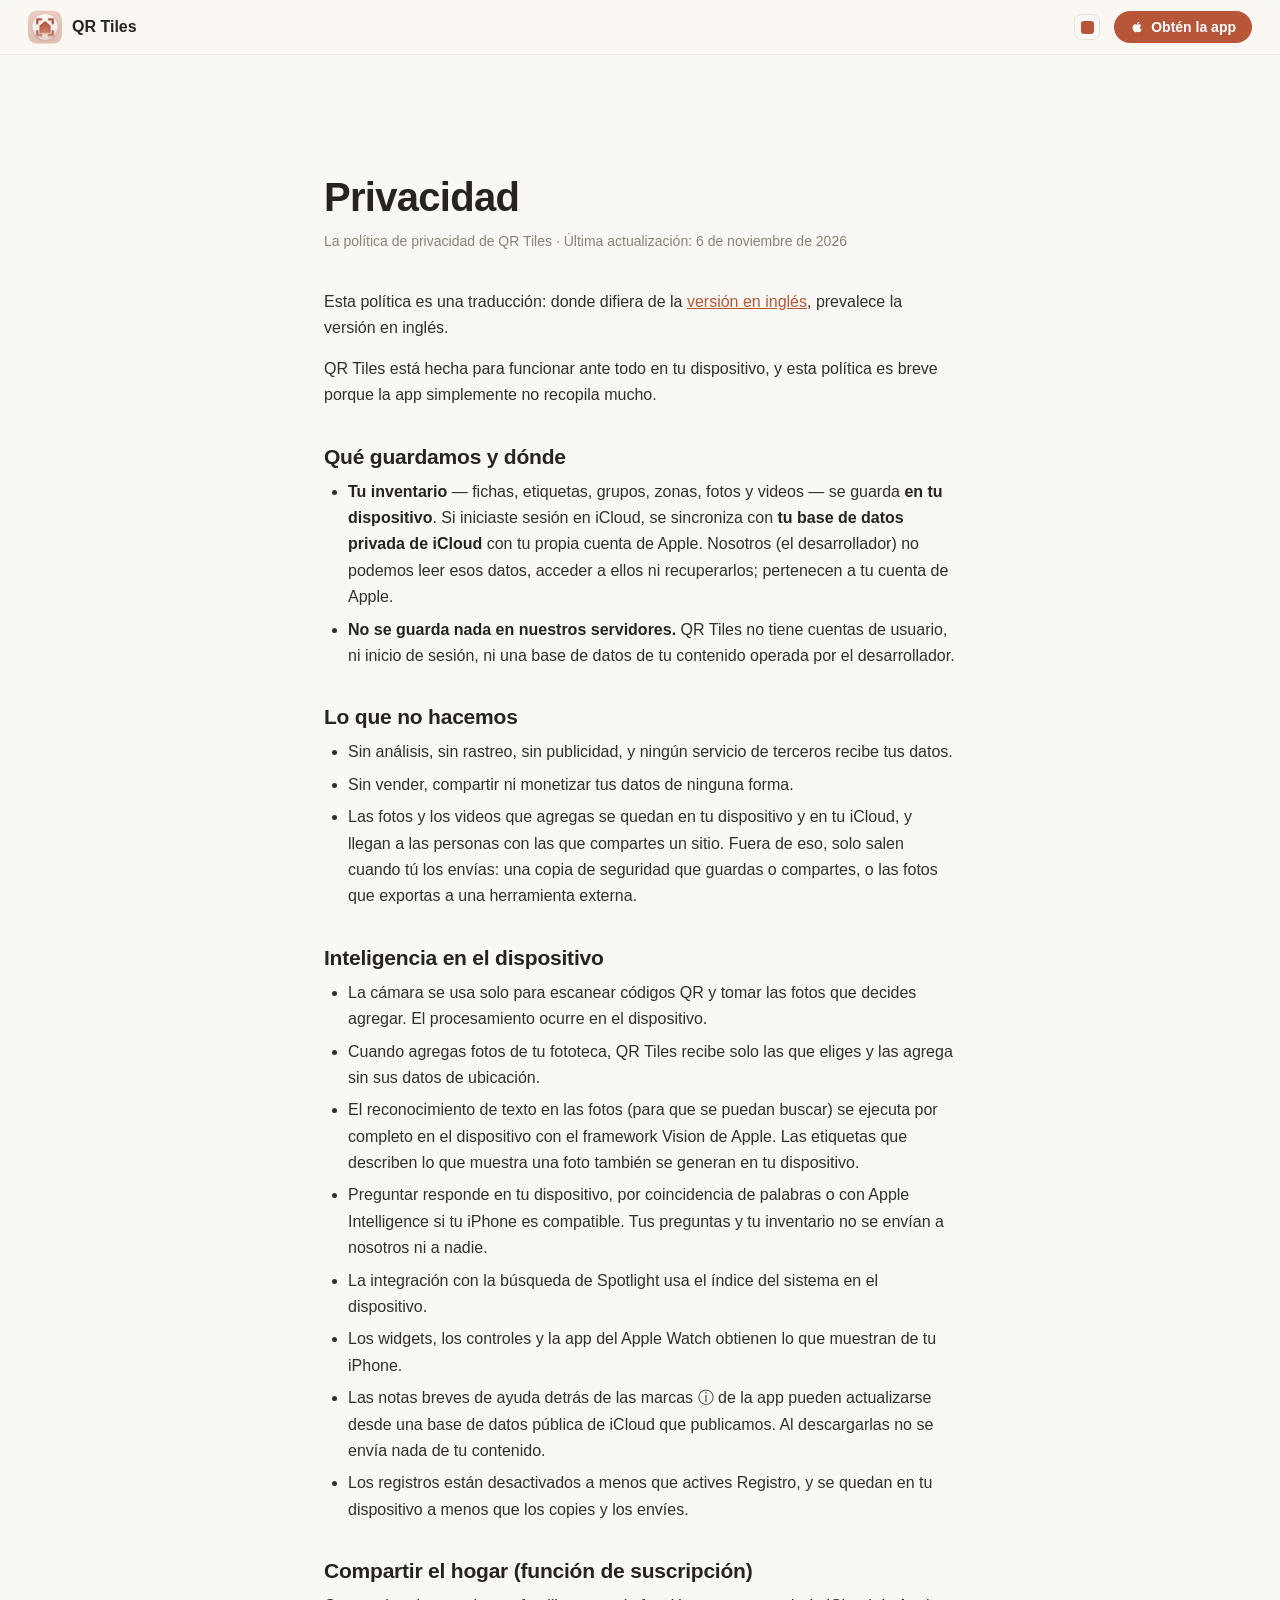
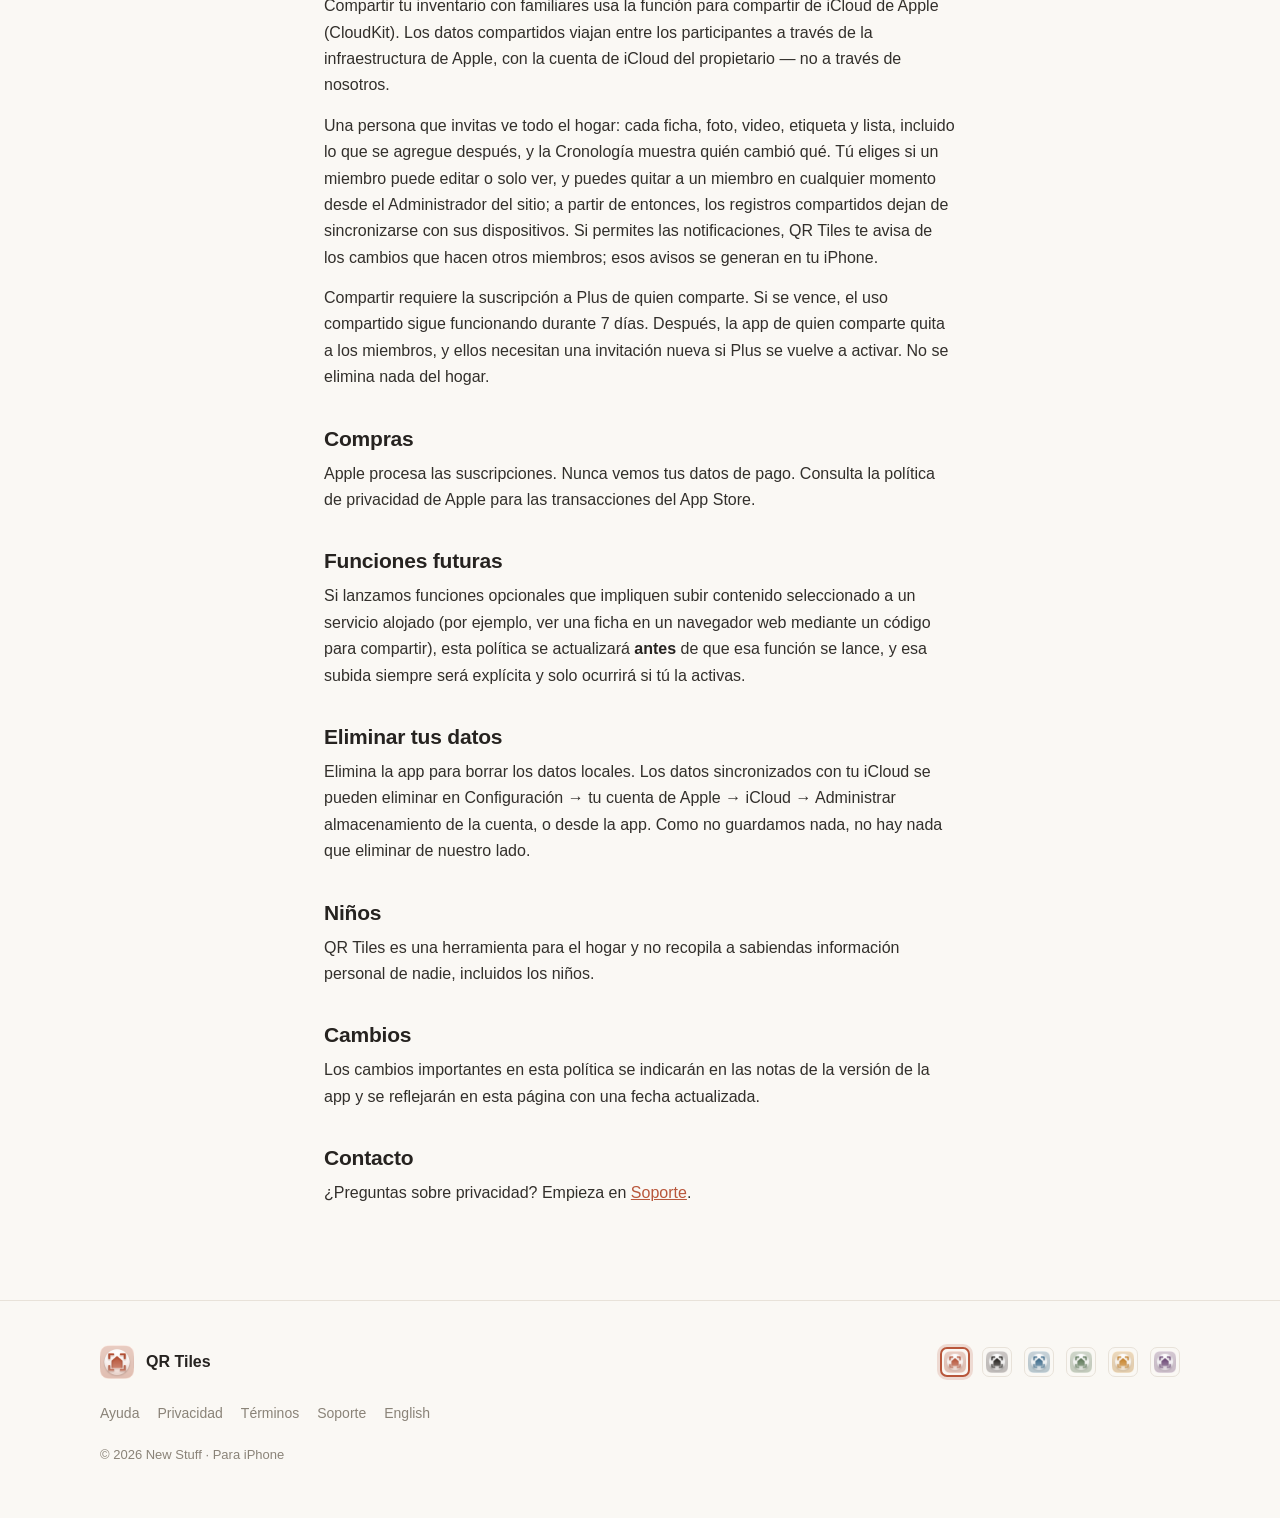
<file: es/privacy/index.html>
<!doctype html>
<html lang="es" data-accent="clay">
<head>
<meta charset="utf-8">
<meta name="viewport" content="width=device-width, initial-scale=1">
<title>Privacidad — QR Tiles</title>
<meta name="description" content="Cómo maneja QR Tiles tus datos: en tu dispositivo y en tu propio iCloud — nada en nuestros servidores.">
<link rel="alternate" hreflang="en" href="https://newstuff.app/privacy/">
<link rel="alternate" hreflang="es" href="https://newstuff.app/es/privacy/">
<link rel="alternate" hreflang="x-default" href="https://newstuff.app/privacy/">
<link rel="icon" href="/favicon.png" type="image/png" sizes="64x64">
<link rel="apple-touch-icon" href="/apple-touch-icon.png">
<link rel="stylesheet" href="/assets/tokens.css">
<link rel="stylesheet" href="/assets/site.css">
<script>
(function () {
  var d = document.documentElement, a = null;
  try { a = localStorage.getItem("qrt-accent"); } catch (e) {}
  if (a) { d.dataset.accent = a; }
})();
</script>
</head>
<body>
<a class="skip-link" href="#main">Saltar al contenido</a>

<header class="hdr on hdr-static">
  <a class="hdr-brand" href="/es/">
    <picture class="mark-pic" aria-hidden="true"><source srcset="/assets/app-icon-dark.png" media="(prefers-color-scheme: dark)"><img class="mark mark-sm" src="/assets/app-icon.png" alt="" width="34" height="34"></picture>
    QR Tiles
  </a>
  <span class="spacer"></span>
  <div class="hdr-pick">
    <button class="hdr-dot" aria-label="Cambiar color" aria-expanded="false"><span class="d"></span></button>
    <div class="hdr-pop">
      <div class="sw-row sw-sm">
        <button class="sw" data-c="clay" aria-label="Arcilla" aria-pressed="false"><picture class="sw-pic" aria-hidden="true"><source srcset="/assets/app-icon-dark.png" media="(prefers-color-scheme: dark)"><img src="/assets/app-icon.png" alt="" width="22" height="22" loading="lazy"></picture></button>
        <button class="sw" data-c="ink" aria-label="Tinta" aria-pressed="false"><picture class="sw-pic" aria-hidden="true"><source srcset="/assets/icons/ink/app-icon-dark.png" media="(prefers-color-scheme: dark)"><img src="/assets/icons/ink/app-icon.png" alt="" width="22" height="22" loading="lazy"></picture></button>
        <button class="sw" data-c="ocean" aria-label="Océano" aria-pressed="false"><picture class="sw-pic" aria-hidden="true"><source srcset="/assets/icons/ocean/app-icon-dark.png" media="(prefers-color-scheme: dark)"><img src="/assets/icons/ocean/app-icon.png" alt="" width="22" height="22" loading="lazy"></picture></button>
        <button class="sw" data-c="sage" aria-label="Salvia" aria-pressed="false"><picture class="sw-pic" aria-hidden="true"><source srcset="/assets/icons/sage/app-icon-dark.png" media="(prefers-color-scheme: dark)"><img src="/assets/icons/sage/app-icon.png" alt="" width="22" height="22" loading="lazy"></picture></button>
        <button class="sw" data-c="honey" aria-label="Miel" aria-pressed="false"><picture class="sw-pic" aria-hidden="true"><source srcset="/assets/icons/honey/app-icon-dark.png" media="(prefers-color-scheme: dark)"><img src="/assets/icons/honey/app-icon.png" alt="" width="22" height="22" loading="lazy"></picture></button>
        <button class="sw" data-c="plum" aria-label="Ciruela" aria-pressed="false"><picture class="sw-pic" aria-hidden="true"><source srcset="/assets/icons/plum/app-icon-dark.png" media="(prefers-color-scheme: dark)"><img src="/assets/icons/plum/app-icon.png" alt="" width="22" height="22" loading="lazy"></picture></button>
      </div>
    </div>
  </div>
  <a class="hdr-cta" href="/es/get/">
    <svg class="ic ic-fill" viewBox="0 0 24 24" aria-hidden="true"><path d="M17.05 20.28c-.98.95-2.05.8-3.08.35-1.09-.46-2.09-.48-3.24 0-1.44.62-2.2.44-3.06-.35C2.79 15.25 3.51 7.59 9.05 7.31c1.35.07 2.29.74 3.08.8.79.05 2.28-.86 3.85-.73 1.31.11 2.5.62 3.28 1.72-3.24 1.94-2.71 6.21.79 7.66-.63 1.61-1.44 3.2-3 3.52zM12.03 7.25c-.15-2.23 1.66-4.07 3.74-4.25.29 2.58-2.34 4.5-3.74 4.25z"/></svg>
    Obtén la app
  </a>
</header>

<main id="main" class="prose">
  <h1>Privacidad</h1>
  <p class="prose-date">La política de privacidad de QR Tiles · Última actualización: 6 de noviembre de 2026</p>

  <p>Esta política es una traducción: donde difiera de la <a href="/privacy/" hreflang="en" data-lang="en">versión en inglés</a>, prevalece la versión en inglés.</p>

  <p>QR Tiles está hecha para funcionar ante todo en tu dispositivo, y esta política es breve porque la app simplemente no recopila mucho.</p>

  <h2>Qué guardamos y dónde</h2>
  <ul>
    <li><strong>Tu inventario</strong> — fichas, etiquetas, grupos, zonas, fotos y videos — se guarda <strong>en tu dispositivo</strong>. Si iniciaste sesión en iCloud, se sincroniza con <strong>tu base de datos privada de iCloud</strong> con tu propia cuenta de Apple. Nosotros (el desarrollador) no podemos leer esos datos, acceder a ellos ni recuperarlos; pertenecen a tu cuenta de Apple.</li>
    <li><strong>No se guarda nada en nuestros servidores.</strong> QR Tiles no tiene cuentas de usuario, ni inicio de sesión, ni una base de datos de tu contenido operada por el desarrollador.</li>
  </ul>

  <h2>Lo que no hacemos</h2>
  <ul>
    <li>Sin análisis, sin rastreo, sin publicidad, y ningún servicio de terceros recibe tus datos.</li>
    <li>Sin vender, compartir ni monetizar tus datos de ninguna forma.</li>
    <li>Las fotos y los videos que agregas se quedan en tu dispositivo y en tu iCloud, y llegan a las personas con las que compartes un sitio. Fuera de eso, solo salen cuando tú los envías: una copia de seguridad que guardas o compartes, o las fotos que exportas a una herramienta externa.</li>
  </ul>

  <h2>Inteligencia en el dispositivo</h2>
  <ul>
    <li>La cámara se usa solo para escanear códigos QR y tomar las fotos que decides agregar. El procesamiento ocurre en el dispositivo.</li>
    <li>Cuando agregas fotos de tu fototeca, QR Tiles recibe solo las que eliges y las agrega sin sus datos de ubicación.</li>
    <li>El reconocimiento de texto en las fotos (para que se puedan buscar) se ejecuta por completo en el dispositivo con el framework Vision de Apple. Las etiquetas que describen lo que muestra una foto también se generan en tu dispositivo.</li>
    <li>Preguntar responde en tu dispositivo, por coincidencia de palabras o con Apple Intelligence si tu iPhone es compatible. Tus preguntas y tu inventario no se envían a nosotros ni a nadie.</li>
    <li>La integración con la búsqueda de Spotlight usa el índice del sistema en el dispositivo.</li>
    <li>Los widgets, los controles y la app del Apple Watch obtienen lo que muestran de tu iPhone.</li>
    <li>Las notas breves de ayuda detrás de las marcas ⓘ de la app pueden actualizarse desde una base de datos pública de iCloud que publicamos. Al descargarlas no se envía nada de tu contenido.</li>
    <li>Los registros están desactivados a menos que actives Registro, y se quedan en tu dispositivo a menos que los copies y los envíes.</li>
  </ul>

  <h2>Compartir el hogar (función de suscripción)</h2>
  <p>Compartir tu inventario con familiares usa la función para compartir de iCloud de Apple (CloudKit). Los datos compartidos viajan entre los participantes a través de la infraestructura de Apple, con la cuenta de iCloud del propietario — no a través de nosotros.</p>
  <p>Una persona que invitas ve todo el hogar: cada ficha, foto, video, etiqueta y lista, incluido lo que se agregue después, y la Cronología muestra quién cambió qué. Tú eliges si un miembro puede editar o solo ver, y puedes quitar a un miembro en cualquier momento desde el Administrador del sitio; a partir de entonces, los registros compartidos dejan de sincronizarse con sus dispositivos. Si permites las notificaciones, QR Tiles te avisa de los cambios que hacen otros miembros; esos avisos se generan en tu iPhone.</p>
  <p>Compartir requiere la suscripción a Plus de quien comparte. Si se vence, el uso compartido sigue funcionando durante 7 días. Después, la app de quien comparte quita a los miembros, y ellos necesitan una invitación nueva si Plus se vuelve a activar. No se elimina nada del hogar.</p>

  <h2>Compras</h2>
  <p>Apple procesa las suscripciones. Nunca vemos tus datos de pago. Consulta la política de privacidad de Apple para las transacciones del App Store.</p>

  <h2>Funciones futuras</h2>
  <p>Si lanzamos funciones opcionales que impliquen subir contenido seleccionado a un servicio alojado (por ejemplo, ver una ficha en un navegador web mediante un código para compartir), esta política se actualizará <strong>antes</strong> de que esa función se lance, y esa subida siempre será explícita y solo ocurrirá si tú la activas.</p>

  <h2>Eliminar tus datos</h2>
  <p>Elimina la app para borrar los datos locales. Los datos sincronizados con tu iCloud se pueden eliminar en Configuración → tu cuenta de Apple → iCloud → Administrar almacenamiento de la cuenta, o desde la app. Como no guardamos nada, no hay nada que eliminar de nuestro lado.</p>

  <h2>Niños</h2>
  <p>QR Tiles es una herramienta para el hogar y no recopila a sabiendas información personal de nadie, incluidos los niños.</p>

  <h2>Cambios</h2>
  <p>Los cambios importantes en esta política se indicarán en las notas de la versión de la app y se reflejarán en esta página con una fecha actualizada.</p>

  <h2>Contacto</h2>
  <p>¿Preguntas sobre privacidad? Empieza en <a href="/es/support/">Soporte</a>.</p>
</main>

<footer class="foot">
  <div class="foot-inner">
    <div class="foot-top">
      <picture class="mark-pic" aria-hidden="true"><source srcset="/assets/app-icon-dark.png" media="(prefers-color-scheme: dark)"><img class="mark mark-sm" src="/assets/app-icon.png" alt="" width="34" height="34"></picture>
      <span class="foot-name">QR Tiles</span>
      <div class="sw-row sw-sm" role="group" aria-label="Color del sitio">
        <button class="sw" data-c="clay" aria-label="Arcilla" aria-pressed="false"><picture class="sw-pic" aria-hidden="true"><source srcset="/assets/app-icon-dark.png" media="(prefers-color-scheme: dark)"><img src="/assets/app-icon.png" alt="" width="22" height="22" loading="lazy"></picture></button>
        <button class="sw" data-c="ink" aria-label="Tinta" aria-pressed="false"><picture class="sw-pic" aria-hidden="true"><source srcset="/assets/icons/ink/app-icon-dark.png" media="(prefers-color-scheme: dark)"><img src="/assets/icons/ink/app-icon.png" alt="" width="22" height="22" loading="lazy"></picture></button>
        <button class="sw" data-c="ocean" aria-label="Océano" aria-pressed="false"><picture class="sw-pic" aria-hidden="true"><source srcset="/assets/icons/ocean/app-icon-dark.png" media="(prefers-color-scheme: dark)"><img src="/assets/icons/ocean/app-icon.png" alt="" width="22" height="22" loading="lazy"></picture></button>
        <button class="sw" data-c="sage" aria-label="Salvia" aria-pressed="false"><picture class="sw-pic" aria-hidden="true"><source srcset="/assets/icons/sage/app-icon-dark.png" media="(prefers-color-scheme: dark)"><img src="/assets/icons/sage/app-icon.png" alt="" width="22" height="22" loading="lazy"></picture></button>
        <button class="sw" data-c="honey" aria-label="Miel" aria-pressed="false"><picture class="sw-pic" aria-hidden="true"><source srcset="/assets/icons/honey/app-icon-dark.png" media="(prefers-color-scheme: dark)"><img src="/assets/icons/honey/app-icon.png" alt="" width="22" height="22" loading="lazy"></picture></button>
        <button class="sw" data-c="plum" aria-label="Ciruela" aria-pressed="false"><picture class="sw-pic" aria-hidden="true"><source srcset="/assets/icons/plum/app-icon-dark.png" media="(prefers-color-scheme: dark)"><img src="/assets/icons/plum/app-icon.png" alt="" width="22" height="22" loading="lazy"></picture></button>
      </div>
    </div>
    <nav class="foot-links" aria-label="Sitio">
      <a href="/es/help/">Ayuda</a>
      <a href="/es/privacy/">Privacidad</a>
      <a href="/es/terms/">Términos</a>
      <a href="/es/support/">Soporte</a>
      <a class="foot-lang" href="/privacy/" lang="en" hreflang="en" data-lang="en">English</a>
    </nav>
    <p class="foot-fine">© 2026 New Stuff · Para iPhone</p>
  </div>
</footer>

<script src="/assets/site.js"></script>
</body>
</html>
</file>
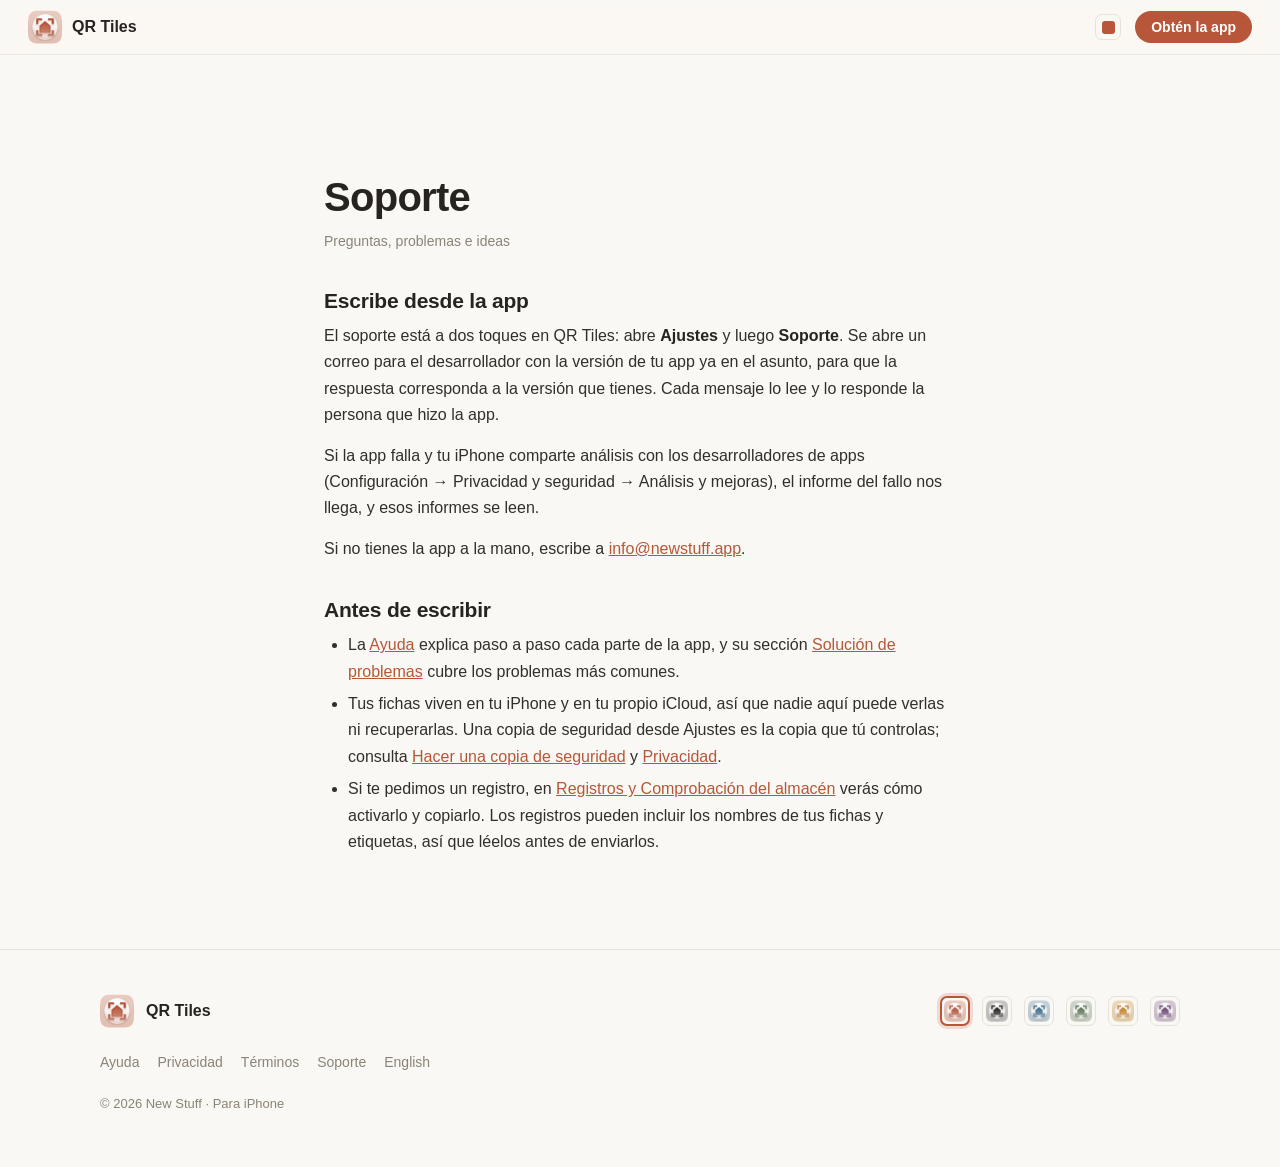
<file: es/support/index.html>
<!doctype html>
<html lang="es" data-accent="clay">
<head>
<meta charset="utf-8">
<meta name="viewport" content="width=device-width, initial-scale=1">
<title>Soporte — QR Tiles</title>
<meta name="description" content="Cómo contactar al desarrollador de QR Tiles y dónde encontrar ayuda.">
<link rel="alternate" hreflang="en" href="https://newstuff.app/support/">
<link rel="alternate" hreflang="es" href="https://newstuff.app/es/support/">
<link rel="alternate" hreflang="x-default" href="https://newstuff.app/support/">
<link rel="icon" href="/favicon.png" type="image/png" sizes="64x64">
<link rel="apple-touch-icon" href="/apple-touch-icon.png">
<link rel="stylesheet" href="/assets/tokens.css">
<link rel="stylesheet" href="/assets/site.css">
<script>
(function () {
  var d = document.documentElement, a = null;
  try { a = localStorage.getItem("qrt-accent"); } catch (e) {}
  if (a) { d.dataset.accent = a; }
})();
</script>
</head>
<body>
<a class="skip-link" href="#main">Saltar al contenido</a>

<header class="hdr on hdr-static">
  <a class="hdr-brand" href="/es/">
    <picture class="mark-pic" aria-hidden="true"><source srcset="/assets/app-icon-dark.png" media="(prefers-color-scheme: dark)"><img class="mark mark-sm" src="/assets/app-icon.png" alt="" width="34" height="34"></picture>
    QR Tiles
  </a>
  <span class="spacer"></span>
  <div class="hdr-pick">
    <button class="hdr-dot" aria-label="Cambiar color" aria-expanded="false"><span class="d"></span></button>
    <div class="hdr-pop">
      <div class="sw-row sw-sm">
        <button class="sw" data-c="clay" aria-label="Arcilla" aria-pressed="false"><picture class="sw-pic" aria-hidden="true"><source srcset="/assets/app-icon-dark.png" media="(prefers-color-scheme: dark)"><img src="/assets/app-icon.png" alt="" width="22" height="22" loading="lazy"></picture></button><button class="sw" data-c="ink" aria-label="Tinta" aria-pressed="false"><picture class="sw-pic" aria-hidden="true"><source srcset="/assets/icons/ink/app-icon-dark.png" media="(prefers-color-scheme: dark)"><img src="/assets/icons/ink/app-icon.png" alt="" width="22" height="22" loading="lazy"></picture></button><button class="sw" data-c="ocean" aria-label="Océano" aria-pressed="false"><picture class="sw-pic" aria-hidden="true"><source srcset="/assets/icons/ocean/app-icon-dark.png" media="(prefers-color-scheme: dark)"><img src="/assets/icons/ocean/app-icon.png" alt="" width="22" height="22" loading="lazy"></picture></button><button class="sw" data-c="sage" aria-label="Salvia" aria-pressed="false"><picture class="sw-pic" aria-hidden="true"><source srcset="/assets/icons/sage/app-icon-dark.png" media="(prefers-color-scheme: dark)"><img src="/assets/icons/sage/app-icon.png" alt="" width="22" height="22" loading="lazy"></picture></button><button class="sw" data-c="honey" aria-label="Miel" aria-pressed="false"><picture class="sw-pic" aria-hidden="true"><source srcset="/assets/icons/honey/app-icon-dark.png" media="(prefers-color-scheme: dark)"><img src="/assets/icons/honey/app-icon.png" alt="" width="22" height="22" loading="lazy"></picture></button><button class="sw" data-c="plum" aria-label="Ciruela" aria-pressed="false"><picture class="sw-pic" aria-hidden="true"><source srcset="/assets/icons/plum/app-icon-dark.png" media="(prefers-color-scheme: dark)"><img src="/assets/icons/plum/app-icon.png" alt="" width="22" height="22" loading="lazy"></picture></button>
      </div>
    </div>
  </div>
  <a class="hdr-cta" href="/es/get/">Obtén la app</a>
</header>

<main id="main" class="prose">
  <h1>Soporte</h1>
  <p class="prose-date">Preguntas, problemas e ideas</p>

  <h2>Escribe desde la app</h2>
  <p>El soporte está a dos toques en QR Tiles: abre <strong>Ajustes</strong> y luego <strong>Soporte</strong>. Se abre un correo para el desarrollador con la versión de tu app ya en el asunto, para que la respuesta corresponda a la versión que tienes. Cada mensaje lo lee y lo responde la persona que hizo la app.</p>
  <p>Si la app falla y tu iPhone comparte análisis con los desarrolladores de apps (Configuración → Privacidad y seguridad → Análisis y mejoras), el informe del fallo nos llega, y esos informes se leen.</p>
  <p>Si no tienes la app a la mano, escribe a <a href="mailto:info@newstuff.app">info@newstuff.app</a>.</p>

  <h2>Antes de escribir</h2>
  <ul>
    <li>La <a href="/es/help/">Ayuda</a> explica paso a paso cada parte de la app, y su sección <a href="/es/help/#troubleshooting">Solución de problemas</a> cubre los problemas más comunes.</li>
    <li>Tus fichas viven en tu iPhone y en tu propio iCloud, así que nadie aquí puede verlas ni recuperarlas. Una copia de seguridad desde Ajustes es la copia que tú controlas; consulta <a href="/es/help/#backup">Hacer una copia de seguridad</a> y <a href="/es/privacy/">Privacidad</a>.</li>
    <li>Si te pedimos un registro, en <a href="/es/help/#diagnostics">Registros y Comprobación del almacén</a> verás cómo activarlo y copiarlo. Los registros pueden incluir los nombres de tus fichas y etiquetas, así que léelos antes de enviarlos.</li>
  </ul>
</main>

<footer class="foot">
  <div class="foot-inner">
    <div class="foot-top">
      <picture class="mark-pic" aria-hidden="true"><source srcset="/assets/app-icon-dark.png" media="(prefers-color-scheme: dark)"><img class="mark mark-sm" src="/assets/app-icon.png" alt="" width="34" height="34"></picture>
      <span class="foot-name">QR Tiles</span>
      <div class="sw-row sw-sm" role="group" aria-label="Color del sitio">
        <button class="sw" data-c="clay" aria-label="Arcilla" aria-pressed="false"><picture class="sw-pic" aria-hidden="true"><source srcset="/assets/app-icon-dark.png" media="(prefers-color-scheme: dark)"><img src="/assets/app-icon.png" alt="" width="22" height="22" loading="lazy"></picture></button><button class="sw" data-c="ink" aria-label="Tinta" aria-pressed="false"><picture class="sw-pic" aria-hidden="true"><source srcset="/assets/icons/ink/app-icon-dark.png" media="(prefers-color-scheme: dark)"><img src="/assets/icons/ink/app-icon.png" alt="" width="22" height="22" loading="lazy"></picture></button><button class="sw" data-c="ocean" aria-label="Océano" aria-pressed="false"><picture class="sw-pic" aria-hidden="true"><source srcset="/assets/icons/ocean/app-icon-dark.png" media="(prefers-color-scheme: dark)"><img src="/assets/icons/ocean/app-icon.png" alt="" width="22" height="22" loading="lazy"></picture></button><button class="sw" data-c="sage" aria-label="Salvia" aria-pressed="false"><picture class="sw-pic" aria-hidden="true"><source srcset="/assets/icons/sage/app-icon-dark.png" media="(prefers-color-scheme: dark)"><img src="/assets/icons/sage/app-icon.png" alt="" width="22" height="22" loading="lazy"></picture></button><button class="sw" data-c="honey" aria-label="Miel" aria-pressed="false"><picture class="sw-pic" aria-hidden="true"><source srcset="/assets/icons/honey/app-icon-dark.png" media="(prefers-color-scheme: dark)"><img src="/assets/icons/honey/app-icon.png" alt="" width="22" height="22" loading="lazy"></picture></button><button class="sw" data-c="plum" aria-label="Ciruela" aria-pressed="false"><picture class="sw-pic" aria-hidden="true"><source srcset="/assets/icons/plum/app-icon-dark.png" media="(prefers-color-scheme: dark)"><img src="/assets/icons/plum/app-icon.png" alt="" width="22" height="22" loading="lazy"></picture></button>
      </div>
    </div>
    <nav class="foot-links" aria-label="Sitio">
      <a href="/es/help/">Ayuda</a>
      <a href="/es/privacy/">Privacidad</a>
      <a href="/es/terms/">Términos</a>
      <a href="/es/support/">Soporte</a>
      <a class="foot-lang" href="/support/" lang="en" hreflang="en" data-lang="en">English</a>
    </nav>
    <p class="foot-fine">© 2026 New Stuff · Para iPhone</p>
  </div>
</footer>

<script src="/assets/site.js"></script>
</body>
</html>
</file>
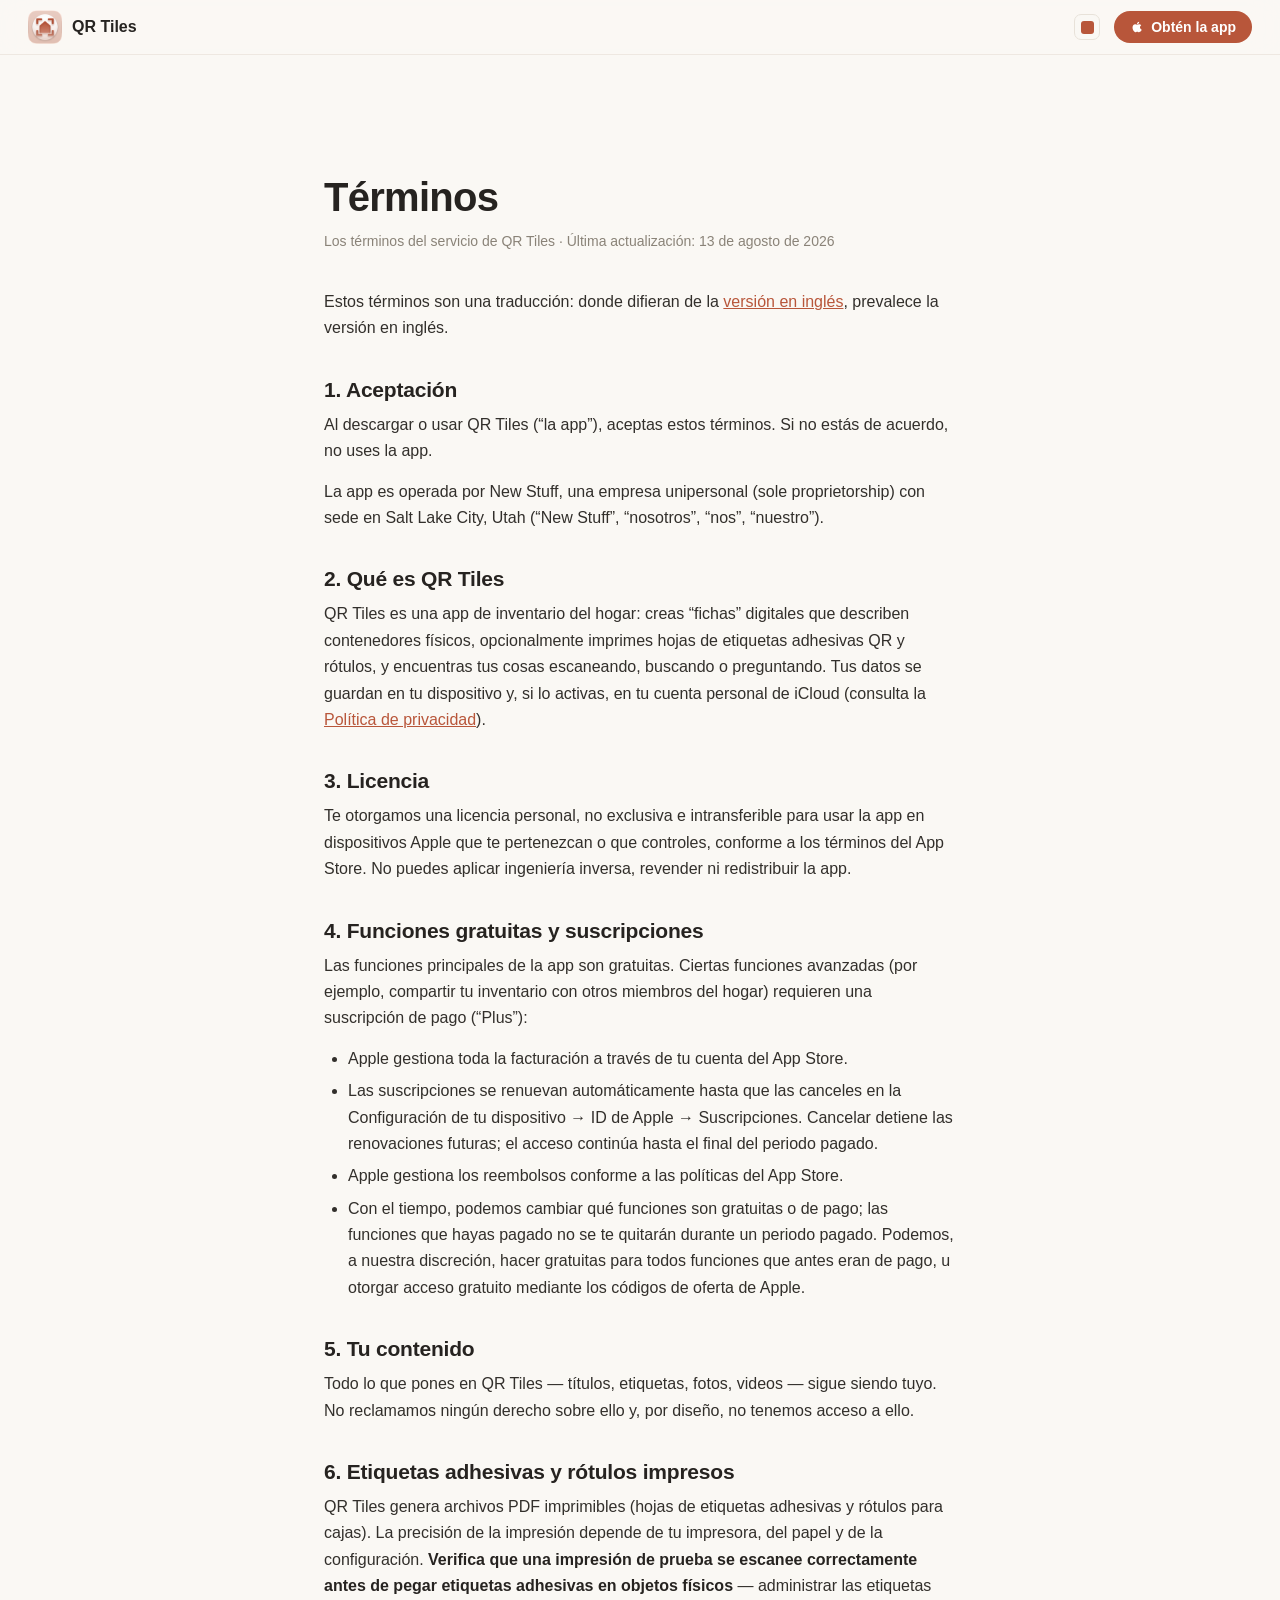
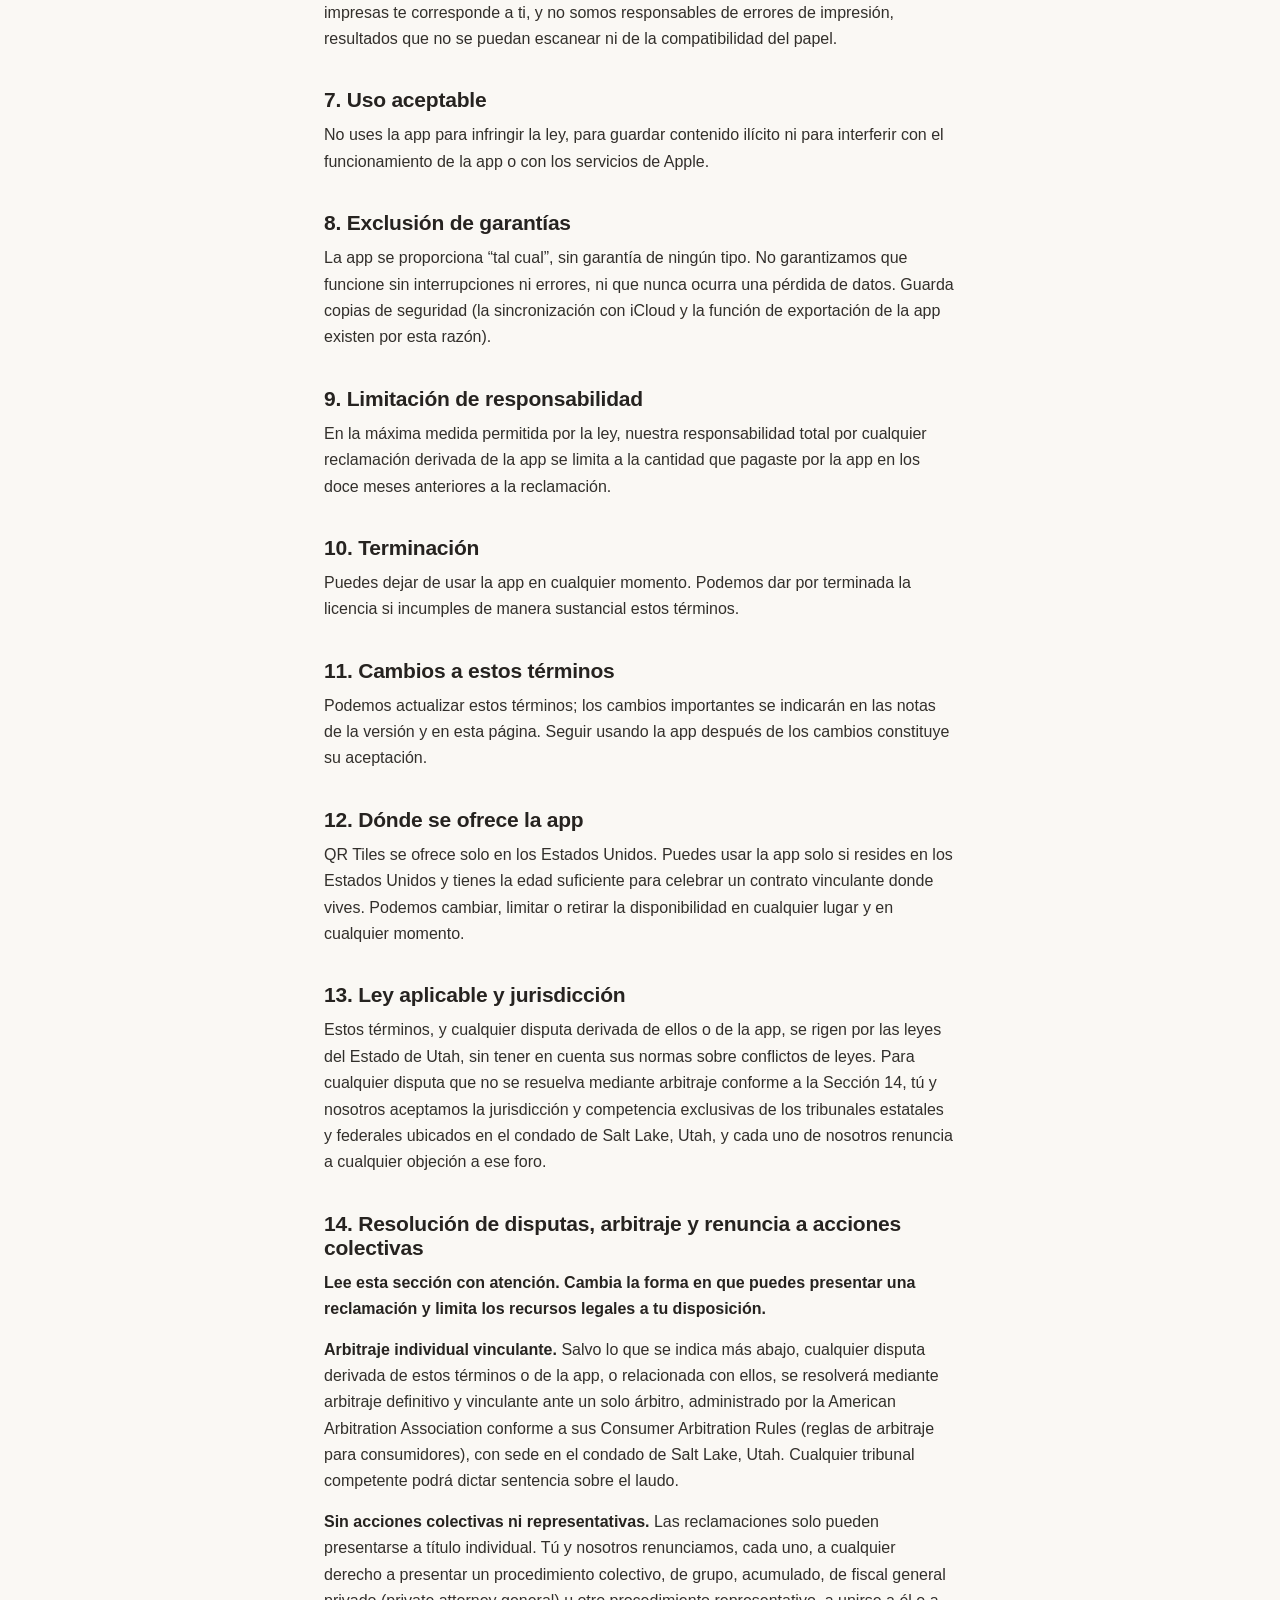
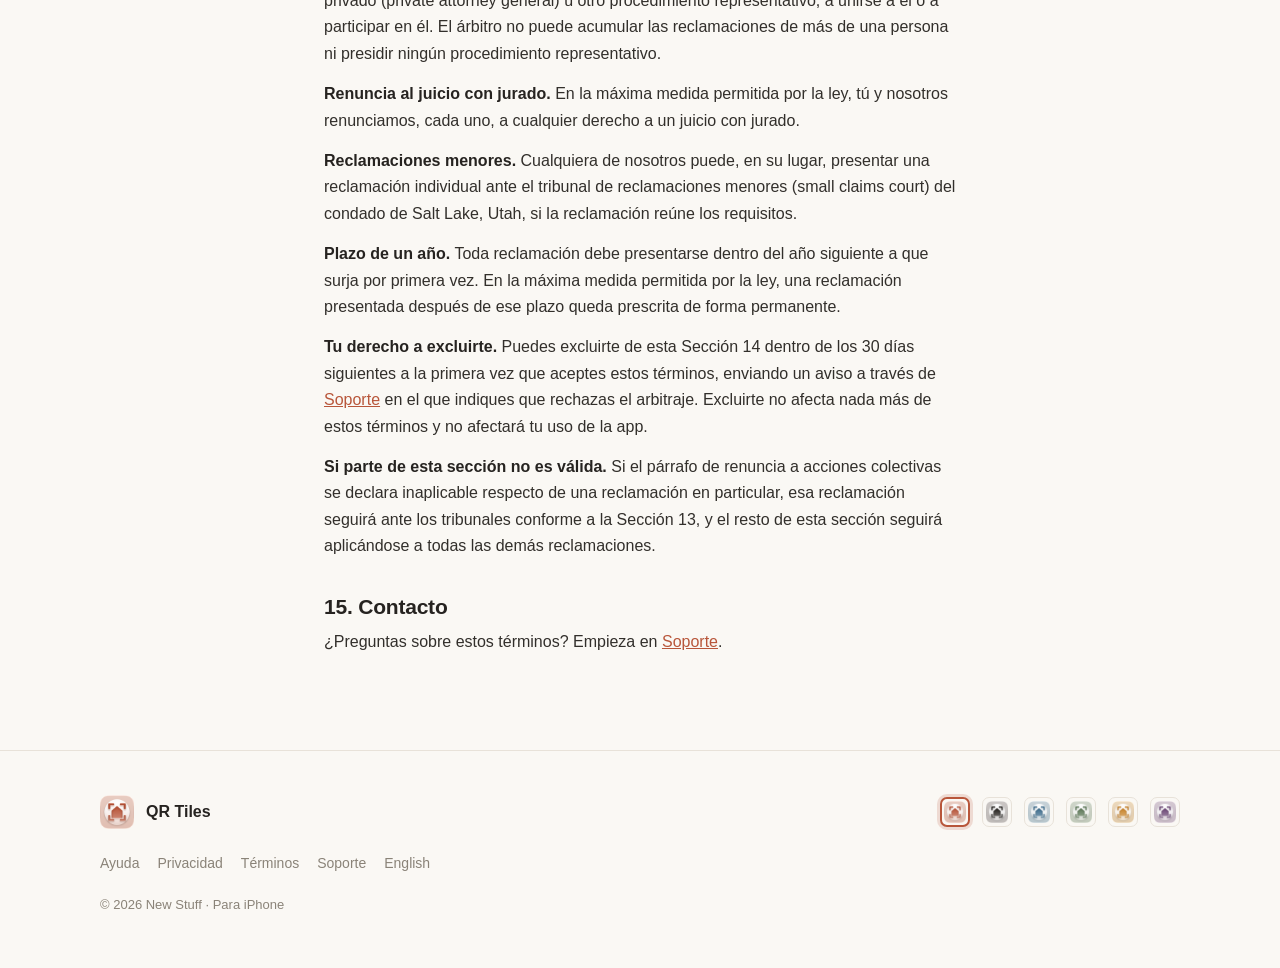
<file: es/terms/index.html>
<!doctype html>
<html lang="es" data-accent="clay">
<head>
<meta charset="utf-8">
<meta name="viewport" content="width=device-width, initial-scale=1">
<title>Términos — QR Tiles</title>
<meta name="description" content="Los términos del servicio de la app QR Tiles.">
<link rel="alternate" hreflang="en" href="https://newstuff.app/terms/">
<link rel="alternate" hreflang="es" href="https://newstuff.app/es/terms/">
<link rel="alternate" hreflang="x-default" href="https://newstuff.app/terms/">
<link rel="icon" href="/favicon.png" type="image/png" sizes="64x64">
<link rel="apple-touch-icon" href="/apple-touch-icon.png">
<link rel="stylesheet" href="/assets/tokens.css">
<link rel="stylesheet" href="/assets/site.css">
<script>
(function () {
  var d = document.documentElement, a = null;
  try { a = localStorage.getItem("qrt-accent"); } catch (e) {}
  if (a) { d.dataset.accent = a; }
})();
</script>
</head>
<body>
<a class="skip-link" href="#main">Saltar al contenido</a>

<header class="hdr on hdr-static">
  <a class="hdr-brand" href="/es/">
    <picture class="mark-pic" aria-hidden="true"><source srcset="/assets/app-icon-dark.png" media="(prefers-color-scheme: dark)"><img class="mark mark-sm" src="/assets/app-icon.png" alt="" width="34" height="34"></picture>
    QR Tiles
  </a>
  <span class="spacer"></span>
  <div class="hdr-pick">
    <button class="hdr-dot" aria-label="Cambiar color" aria-expanded="false"><span class="d"></span></button>
    <div class="hdr-pop">
      <div class="sw-row sw-sm">
        <button class="sw" data-c="clay" aria-label="Arcilla" aria-pressed="false"><picture class="sw-pic" aria-hidden="true"><source srcset="/assets/app-icon-dark.png" media="(prefers-color-scheme: dark)"><img src="/assets/app-icon.png" alt="" width="22" height="22" loading="lazy"></picture></button>
        <button class="sw" data-c="ink" aria-label="Tinta" aria-pressed="false"><picture class="sw-pic" aria-hidden="true"><source srcset="/assets/icons/ink/app-icon-dark.png" media="(prefers-color-scheme: dark)"><img src="/assets/icons/ink/app-icon.png" alt="" width="22" height="22" loading="lazy"></picture></button>
        <button class="sw" data-c="ocean" aria-label="Océano" aria-pressed="false"><picture class="sw-pic" aria-hidden="true"><source srcset="/assets/icons/ocean/app-icon-dark.png" media="(prefers-color-scheme: dark)"><img src="/assets/icons/ocean/app-icon.png" alt="" width="22" height="22" loading="lazy"></picture></button>
        <button class="sw" data-c="sage" aria-label="Salvia" aria-pressed="false"><picture class="sw-pic" aria-hidden="true"><source srcset="/assets/icons/sage/app-icon-dark.png" media="(prefers-color-scheme: dark)"><img src="/assets/icons/sage/app-icon.png" alt="" width="22" height="22" loading="lazy"></picture></button>
        <button class="sw" data-c="honey" aria-label="Miel" aria-pressed="false"><picture class="sw-pic" aria-hidden="true"><source srcset="/assets/icons/honey/app-icon-dark.png" media="(prefers-color-scheme: dark)"><img src="/assets/icons/honey/app-icon.png" alt="" width="22" height="22" loading="lazy"></picture></button>
        <button class="sw" data-c="plum" aria-label="Ciruela" aria-pressed="false"><picture class="sw-pic" aria-hidden="true"><source srcset="/assets/icons/plum/app-icon-dark.png" media="(prefers-color-scheme: dark)"><img src="/assets/icons/plum/app-icon.png" alt="" width="22" height="22" loading="lazy"></picture></button>
      </div>
    </div>
  </div>
  <a class="hdr-cta" href="/es/get/">
    <svg class="ic ic-fill" viewBox="0 0 24 24" aria-hidden="true"><path d="M17.05 20.28c-.98.95-2.05.8-3.08.35-1.09-.46-2.09-.48-3.24 0-1.44.62-2.2.44-3.06-.35C2.79 15.25 3.51 7.59 9.05 7.31c1.35.07 2.29.74 3.08.8.79.05 2.28-.86 3.85-.73 1.31.11 2.5.62 3.28 1.72-3.24 1.94-2.71 6.21.79 7.66-.63 1.61-1.44 3.2-3 3.52zM12.03 7.25c-.15-2.23 1.66-4.07 3.74-4.25.29 2.58-2.34 4.5-3.74 4.25z"/></svg>
    Obtén la app
  </a>
</header>

<main id="main" class="prose">
  <h1>Términos</h1>
  <p class="prose-date">Los términos del servicio de QR Tiles · Última actualización: 13 de agosto de 2026</p>

  <p>Estos términos son una traducción: donde difieran de la <a href="/terms/" hreflang="en" data-lang="en">versión en inglés</a>, prevalece la versión en inglés.</p>

  <h2>1. Aceptación</h2>
  <p>Al descargar o usar QR Tiles (“la app”), aceptas estos términos. Si no estás de acuerdo, no uses la app.</p>
  <p>La app es operada por New Stuff, una empresa unipersonal (sole proprietorship) con sede en Salt Lake City, Utah (“New Stuff”, “nosotros”, “nos”, “nuestro”).</p>

  <h2>2. Qué es QR Tiles</h2>
  <p>QR Tiles es una app de inventario del hogar: creas “fichas” digitales que describen contenedores físicos, opcionalmente imprimes hojas de etiquetas adhesivas QR y rótulos, y encuentras tus cosas escaneando, buscando o preguntando. Tus datos se guardan en tu dispositivo y, si lo activas, en tu cuenta personal de iCloud (consulta la <a href="/es/privacy/">Política de privacidad</a>).</p>

  <h2>3. Licencia</h2>
  <p>Te otorgamos una licencia personal, no exclusiva e intransferible para usar la app en dispositivos Apple que te pertenezcan o que controles, conforme a los términos del App Store. No puedes aplicar ingeniería inversa, revender ni redistribuir la app.</p>

  <h2>4. Funciones gratuitas y suscripciones</h2>
  <p>Las funciones principales de la app son gratuitas. Ciertas funciones avanzadas (por ejemplo, compartir tu inventario con otros miembros del hogar) requieren una suscripción de pago (“Plus”):</p>
  <ul>
    <li>Apple gestiona toda la facturación a través de tu cuenta del App Store.</li>
    <li>Las suscripciones se renuevan automáticamente hasta que las canceles en la Configuración de tu dispositivo → ID de Apple → Suscripciones. Cancelar detiene las renovaciones futuras; el acceso continúa hasta el final del periodo pagado.</li>
    <li>Apple gestiona los reembolsos conforme a las políticas del App Store.</li>
    <li>Con el tiempo, podemos cambiar qué funciones son gratuitas o de pago; las funciones que hayas pagado no se te quitarán durante un periodo pagado. Podemos, a nuestra discreción, hacer gratuitas para todos funciones que antes eran de pago, u otorgar acceso gratuito mediante los códigos de oferta de Apple.</li>
  </ul>

  <h2>5. Tu contenido</h2>
  <p>Todo lo que pones en QR Tiles — títulos, etiquetas, fotos, videos — sigue siendo tuyo. No reclamamos ningún derecho sobre ello y, por diseño, no tenemos acceso a ello.</p>

  <h2>6. Etiquetas adhesivas y rótulos impresos</h2>
  <p>QR Tiles genera archivos PDF imprimibles (hojas de etiquetas adhesivas y rótulos para cajas). La precisión de la impresión depende de tu impresora, del papel y de la configuración. <strong>Verifica que una impresión de prueba se escanee correctamente antes de pegar etiquetas adhesivas en objetos físicos</strong> — administrar las etiquetas impresas te corresponde a ti, y no somos responsables de errores de impresión, resultados que no se puedan escanear ni de la compatibilidad del papel.</p>

  <h2>7. Uso aceptable</h2>
  <p>No uses la app para infringir la ley, para guardar contenido ilícito ni para interferir con el funcionamiento de la app o con los servicios de Apple.</p>

  <h2>8. Exclusión de garantías</h2>
  <p>La app se proporciona “tal cual”, sin garantía de ningún tipo. No garantizamos que funcione sin interrupciones ni errores, ni que nunca ocurra una pérdida de datos. Guarda copias de seguridad (la sincronización con iCloud y la función de exportación de la app existen por esta razón).</p>

  <h2>9. Limitación de responsabilidad</h2>
  <p>En la máxima medida permitida por la ley, nuestra responsabilidad total por cualquier reclamación derivada de la app se limita a la cantidad que pagaste por la app en los doce meses anteriores a la reclamación.</p>

  <h2>10. Terminación</h2>
  <p>Puedes dejar de usar la app en cualquier momento. Podemos dar por terminada la licencia si incumples de manera sustancial estos términos.</p>

  <h2>11. Cambios a estos términos</h2>
  <p>Podemos actualizar estos términos; los cambios importantes se indicarán en las notas de la versión y en esta página. Seguir usando la app después de los cambios constituye su aceptación.</p>

  <h2>12. Dónde se ofrece la app</h2>
  <p>QR Tiles se ofrece solo en los Estados Unidos. Puedes usar la app solo si resides en los Estados Unidos y tienes la edad suficiente para celebrar un contrato vinculante donde vives. Podemos cambiar, limitar o retirar la disponibilidad en cualquier lugar y en cualquier momento.</p>

  <h2>13. Ley aplicable y jurisdicción</h2>
  <p>Estos términos, y cualquier disputa derivada de ellos o de la app, se rigen por las leyes del Estado de Utah, sin tener en cuenta sus normas sobre conflictos de leyes. Para cualquier disputa que no se resuelva mediante arbitraje conforme a la Sección 14, tú y nosotros aceptamos la jurisdicción y competencia exclusivas de los tribunales estatales y federales ubicados en el condado de Salt Lake, Utah, y cada uno de nosotros renuncia a cualquier objeción a ese foro.</p>

  <h2>14. Resolución de disputas, arbitraje y renuncia a acciones colectivas</h2>
  <p><strong>Lee esta sección con atención. Cambia la forma en que puedes presentar una reclamación y limita los recursos legales a tu disposición.</strong></p>
  <p><strong>Arbitraje individual vinculante.</strong> Salvo lo que se indica más abajo, cualquier disputa derivada de estos términos o de la app, o relacionada con ellos, se resolverá mediante arbitraje definitivo y vinculante ante un solo árbitro, administrado por la American Arbitration Association conforme a sus Consumer Arbitration Rules (reglas de arbitraje para consumidores), con sede en el condado de Salt Lake, Utah. Cualquier tribunal competente podrá dictar sentencia sobre el laudo.</p>
  <p><strong>Sin acciones colectivas ni representativas.</strong> Las reclamaciones solo pueden presentarse a título individual. Tú y nosotros renunciamos, cada uno, a cualquier derecho a presentar un procedimiento colectivo, de grupo, acumulado, de fiscal general privado (private attorney general) u otro procedimiento representativo, a unirse a él o a participar en él. El árbitro no puede acumular las reclamaciones de más de una persona ni presidir ningún procedimiento representativo.</p>
  <p><strong>Renuncia al juicio con jurado.</strong> En la máxima medida permitida por la ley, tú y nosotros renunciamos, cada uno, a cualquier derecho a un juicio con jurado.</p>
  <p><strong>Reclamaciones menores.</strong> Cualquiera de nosotros puede, en su lugar, presentar una reclamación individual ante el tribunal de reclamaciones menores (small claims court) del condado de Salt Lake, Utah, si la reclamación reúne los requisitos.</p>
  <p><strong>Plazo de un año.</strong> Toda reclamación debe presentarse dentro del año siguiente a que surja por primera vez. En la máxima medida permitida por la ley, una reclamación presentada después de ese plazo queda prescrita de forma permanente.</p>
  <p><strong>Tu derecho a excluirte.</strong> Puedes excluirte de esta Sección 14 dentro de los 30 días siguientes a la primera vez que aceptes estos términos, enviando un aviso a través de <a href="/es/support/">Soporte</a> en el que indiques que rechazas el arbitraje. Excluirte no afecta nada más de estos términos y no afectará tu uso de la app.</p>
  <p><strong>Si parte de esta sección no es válida.</strong> Si el párrafo de renuncia a acciones colectivas se declara inaplicable respecto de una reclamación en particular, esa reclamación seguirá ante los tribunales conforme a la Sección 13, y el resto de esta sección seguirá aplicándose a todas las demás reclamaciones.</p>

  <h2>15. Contacto</h2>
  <p>¿Preguntas sobre estos términos? Empieza en <a href="/es/support/">Soporte</a>.</p>
</main>

<footer class="foot">
  <div class="foot-inner">
    <div class="foot-top">
      <picture class="mark-pic" aria-hidden="true"><source srcset="/assets/app-icon-dark.png" media="(prefers-color-scheme: dark)"><img class="mark mark-sm" src="/assets/app-icon.png" alt="" width="34" height="34"></picture>
      <span class="foot-name">QR Tiles</span>
      <div class="sw-row sw-sm" role="group" aria-label="Color del sitio">
        <button class="sw" data-c="clay" aria-label="Arcilla" aria-pressed="false"><picture class="sw-pic" aria-hidden="true"><source srcset="/assets/app-icon-dark.png" media="(prefers-color-scheme: dark)"><img src="/assets/app-icon.png" alt="" width="22" height="22" loading="lazy"></picture></button>
        <button class="sw" data-c="ink" aria-label="Tinta" aria-pressed="false"><picture class="sw-pic" aria-hidden="true"><source srcset="/assets/icons/ink/app-icon-dark.png" media="(prefers-color-scheme: dark)"><img src="/assets/icons/ink/app-icon.png" alt="" width="22" height="22" loading="lazy"></picture></button>
        <button class="sw" data-c="ocean" aria-label="Océano" aria-pressed="false"><picture class="sw-pic" aria-hidden="true"><source srcset="/assets/icons/ocean/app-icon-dark.png" media="(prefers-color-scheme: dark)"><img src="/assets/icons/ocean/app-icon.png" alt="" width="22" height="22" loading="lazy"></picture></button>
        <button class="sw" data-c="sage" aria-label="Salvia" aria-pressed="false"><picture class="sw-pic" aria-hidden="true"><source srcset="/assets/icons/sage/app-icon-dark.png" media="(prefers-color-scheme: dark)"><img src="/assets/icons/sage/app-icon.png" alt="" width="22" height="22" loading="lazy"></picture></button>
        <button class="sw" data-c="honey" aria-label="Miel" aria-pressed="false"><picture class="sw-pic" aria-hidden="true"><source srcset="/assets/icons/honey/app-icon-dark.png" media="(prefers-color-scheme: dark)"><img src="/assets/icons/honey/app-icon.png" alt="" width="22" height="22" loading="lazy"></picture></button>
        <button class="sw" data-c="plum" aria-label="Ciruela" aria-pressed="false"><picture class="sw-pic" aria-hidden="true"><source srcset="/assets/icons/plum/app-icon-dark.png" media="(prefers-color-scheme: dark)"><img src="/assets/icons/plum/app-icon.png" alt="" width="22" height="22" loading="lazy"></picture></button>
      </div>
    </div>
    <nav class="foot-links" aria-label="Sitio">
      <a href="/es/help/">Ayuda</a>
      <a href="/es/privacy/">Privacidad</a>
      <a href="/es/terms/">Términos</a>
      <a href="/es/support/">Soporte</a>
      <a class="foot-lang" href="/terms/" lang="en" hreflang="en" data-lang="en">English</a>
    </nav>
    <p class="foot-fine">© 2026 New Stuff · Para iPhone</p>
  </div>
</footer>

<script src="/assets/site.js"></script>
</body>
</html>
</file>
<file: assets/tokens.css>
/* QR Tiles — design tokens. Mirrors the app icon's palette; see the accent note below. */

:root {
  /* light-dark() below resolves against this, so a subtree that forces
     color-scheme: light or dark gets that scheme's tokens, not the page's. */
  color-scheme: light dark;

  /* surfaces + ink — light value first, dark second */
  --paper: light-dark(#FAF8F4, #211E1B);
  --card: light-dark(#FFFFFF, #2A2622);
  --ink: light-dark(#262320, #E8E4DF);
  --dim: light-dark(#8A8378, #9A9288);
  --rule: light-dark(#E8E2D9, #3A342E);
  --rule-strong: light-dark(#DFD9CF, #453E36);
  --cell: light-dark(#EEEBE5, #332E29);
  --bezel: light-dark(#14110F, #000000);

  /* accent — the visitor's pick drives the whole site, like the app.

     These are the ICON's colours. The app derives its accent by darkening the
     icon tile to 88% (clay's tile #B8563A is the app accent #A24C33), and the
     icon artwork stays as drawn so the home-screen icon stays stable.

     The two answer to different bars: an accent tints buttons, toggles and
     glyphs, so it owes WCAG's 3:1 for UI components; an icon is artwork on a
     home screen and owes nothing (honey's tile measures 2.71:1, under the bar
     an accent owes). Mirror the icon values here and never "sync" this file to
     the app's accent in either direction. */
  --accent: light-dark(#B8563A, #CC6B47);
  --accent-ink: light-dark(#A24C33, #D27D5D);
  --accent-ink-surface: light-dark(#B45439, #D07756);
  --accent-ink-surface-lg: light-dark(#B8563A, #CC6B47);
  --on-accent: #FFFFFF;
  --wash: color-mix(in srgb, var(--accent) 7%, var(--paper));
  --wash-deep: color-mix(in srgb, var(--accent) 14%, var(--paper));
}

/* The six app-icon accents. Tapping a swatch sets data-accent on <html>.
   Only ink and honey need a different --on-accent in dark. */
[data-accent="clay"]  { --accent: light-dark(#B8563A, #CC6B47); --on-accent: #FFFFFF; }
[data-accent="ink"]   { --accent: light-dark(#262320, #E8E4DF); --on-accent: light-dark(#FFFFFF, #211E1B); }
[data-accent="ocean"] { --accent: light-dark(#3E6E8E, #5E8FAF); --on-accent: #FFFFFF; }
[data-accent="sage"]  { --accent: light-dark(#5F7A5A, #7E9A78); --on-accent: #FFFFFF; }
[data-accent="honey"] { --accent: light-dark(#C9862D, #D9A04A); --on-accent: light-dark(#FFFFFF, #211E1B); }
[data-accent="plum"]  { --accent: light-dark(#6E4A78, #8E6A98); --on-accent: #FFFFFF; }

/* The accent as TEXT, derived — not chosen. The hero pill's glyph keeps
   --accent; its word takes this, because --accent on --wash-deep clears WCAG's
   4.5:1 for text in only four of the twelve accent/appearance pairings, and
   clay in light — the default, and the first thing a visitor sees — is 3.74.

   This is the app's Theme.swift textInk(from:on:towardBlack:) ported, not its
   answers copied. If the accent already clears 4.5:1 on its ground it is used
   unchanged; otherwise it steps 2% at a time toward black in light and toward
   white in dark — both poles neutral, so hue and saturation hold and only
   value moves — and stops at the FIRST value that clears.

   The ground is this site's own --wash-deep, which is paler than the app's, so
   the answers are the site's own: eight rows move where the app's two do, and
   honey in light steps to 0.70 where the app stops at 0.80. Every value below
   is that function's output over hexes already in this file. Nothing here is
   picked by eye, and re-deriving is the only way to change one.
     clay  #A24C33 4.57 · #D27D5D 4.52    ink   #262320 11.22 · #E8E4DF 8.96
     ocean #3C6A88 4.56 · #6E9AB7 4.56    sage  #546B4F  4.66 · #839E7D 4.59
     honey #8D5E1F 4.62 · #D9A04A  5.56   plum  #6E4A78  5.53 · #A588AD 4.56 */
[data-accent="clay"]  { --accent-ink: light-dark(#A24C33, #D27D5D); }
[data-accent="ink"]   { --accent-ink: light-dark(#262320, #E8E4DF); }
[data-accent="ocean"] { --accent-ink: light-dark(#3C6A88, #6E9AB7); }
[data-accent="sage"]  { --accent-ink: light-dark(#546B4F, #839E7D); }
[data-accent="honey"] { --accent-ink: light-dark(#8D5E1F, #D9A04A); }
[data-accent="plum"]  { --accent-ink: light-dark(#6E4A78, #A588AD); }

/* Accent text that sits directly on --paper or --card — the hero pill's own
   ground is --wash-deep and --accent-ink already answers for it, but body and
   mockup text laid straight on a surface is a harder case --accent-ink was
   never solved for: on --paper alone it spans 5.17-14.73, over-corrected by
   as much as four times the bar it needs to clear.

   Bound the way Theme.swift binds a family to an appearance (:350-358): the
   HARDER of the two surfaces carries the derivation, and the easier one is
   then checked rather than assumed. In light that is --paper, darker than
   --card; in dark it is --card, lighter than --paper. Same textInk port as
   --accent-ink — 2% steps toward black in light, toward white in dark, first
   value that clears 4.5:1 — run against the binding ground and confirmed
   against the other ground in every cell below. Six of twelve move; the rest
   are the accent itself, untouched. Numbers are ratio-on-paper / ratio-on-card
   for light, ratio-on-card / ratio-on-paper for dark:
     clay  #B45439 4.64/4.92 · #D07756 4.61/5.10    ink   #262320 14.73/15.63 · #E8E4DF 11.86/13.11
     ocean #3E6E8E  5.17/5.49 · #6493B2 4.55/5.02    sage  #5D7858  4.61/4.89 · #7E9A78 4.85/5.36
     honey #996622  4.63/4.91 · #D9A04A 6.49/7.17    plum  #6E4A78  6.79/7.21 · #A285AB 4.63/5.12
   Nothing here is picked by eye, and re-deriving is the only way to change one. */
[data-accent="clay"]  { --accent-ink-surface: light-dark(#B45439, #D07756); }
[data-accent="ink"]   { --accent-ink-surface: light-dark(#262320, #E8E4DF); }
[data-accent="ocean"] { --accent-ink-surface: light-dark(#3E6E8E, #6493B2); }
[data-accent="sage"]  { --accent-ink-surface: light-dark(#5D7858, #7E9A78); }
[data-accent="honey"] { --accent-ink-surface: light-dark(#996622, #D9A04A); }
[data-accent="plum"]  { --accent-ink-surface: light-dark(#6E4A78, #A285AB); }

/* The same family, at the bar large display type actually answers to. The
   hero's .em-accent is 68px/700 — WCAG's large-text threshold is 24px/700 (or
   18.66px/400) — so 1.4.3 asks 3:1 of it, not 4.5:1. Solved exactly like
   --accent-ink-surface above, same binding surfaces, same port, only the bar
   changes — which means only the cell that bar actually fails moves:
     clay  #B8563A 4.47/4.74 · #CC6B47 4.12/4.55    ink   #262320 14.73/15.63 · #E8E4DF 11.86/13.11
     ocean #3E6E8E  5.17/5.49 · #5E8FAF 4.31/4.76    sage  #5F7A5A  4.48/4.75 · #7E9A78 4.85/5.36
     honey #C1812B  3.07/3.26 · #D9A04A 6.49/7.17    plum  #6E4A78  6.79/7.21 · #8E6A98 3.34/3.68
   Eleven of twelve are the accent, unchanged — honey in light is the one cell
   the 3:1 bar actually forces, #C9862D to #C1812B, a 4% step. */
[data-accent="clay"]  { --accent-ink-surface-lg: light-dark(#B8563A, #CC6B47); }
[data-accent="ink"]   { --accent-ink-surface-lg: light-dark(#262320, #E8E4DF); }
[data-accent="ocean"] { --accent-ink-surface-lg: light-dark(#3E6E8E, #5E8FAF); }
[data-accent="sage"]  { --accent-ink-surface-lg: light-dark(#5F7A5A, #7E9A78); }
[data-accent="honey"] { --accent-ink-surface-lg: light-dark(#C1812B, #D9A04A); }
[data-accent="plum"]  { --accent-ink-surface-lg: light-dark(#6E4A78, #8E6A98); }

/* Per-swatch colors (a swatch always shows its own color, not the page accent) */
.sw[data-c="clay"]  { --sw: light-dark(#B8563A, #CC6B47); }
.sw[data-c="ink"]   { --sw: light-dark(#262320, #E8E4DF); }
.sw[data-c="ocean"] { --sw: light-dark(#3E6E8E, #5E8FAF); }
.sw[data-c="sage"]  { --sw: light-dark(#5F7A5A, #7E9A78); }
.sw[data-c="honey"] { --sw: light-dark(#C9862D, #D9A04A); }
.sw[data-c="plum"]  { --sw: light-dark(#6E4A78, #8E6A98); }
</file>
<file: assets/site.css>
/* QR Tiles — newstuff.app shared styles. Base layer; per-section styles append below the marker at EOF. */

* { margin: 0; padding: 0; box-sizing: border-box; }

html { scroll-behavior: smooth; }
@media (prefers-reduced-motion: reduce) { html { scroll-behavior: auto; } }

body {
  background: var(--paper);
  color: var(--ink);
  font-family: -apple-system, BlinkMacSystemFont, "SF Pro Text", "Segoe UI", Roboto, sans-serif;
  -webkit-font-smoothing: antialiased;
  text-rendering: optimizeLegibility;
  overflow-x: hidden;
}

img, svg { display: block; max-width: 100%; }
/* --accent is a GROUND-DEPENDENT foreground and the ground is what decides.
   WORDS on --wash or --wash-deep take the derived --accent-ink: those two
   grounds are the harshest, and --accent-ink is solved against --wash-deep, so
   clearing there clears --wash too. Every GLYPH keeps --accent wherever it
   sits, because a graphical object answers to 1.4.11's 3:1 while a word answers
   to 1.4.3's 4.5:1 — so a rule handing its word --accent-ink restates --accent
   on its own .ic, or the glyph inherits the derived value and goes dull. Every
   word-on-wash pairing clears 4.5:1 in all twelve accent-by-appearance states.
   Accent WORDS on --paper and --card are a different question and are not
   covered by this rule; --accent on a paper-ground rule is not evidence it was
   checked. */
a { color: var(--accent); }
button { font: inherit; color: inherit; background: none; border: 0; cursor: pointer; }

::selection { background: var(--wash-deep); }

/* ---------- type ---------- */

.h-display { font-size: clamp(38px, 7.2vw, 68px); line-height: 1.04; letter-spacing: -0.022em; font-weight: 700; }
.h-sec { font-size: clamp(28px, 4.6vw, 44px); line-height: 1.08; letter-spacing: -0.018em; font-weight: 700; }
.h-sub { font-size: clamp(19px, 2.6vw, 24px); line-height: 1.25; letter-spacing: -0.01em; font-weight: 600; }
.lede { font-size: clamp(17px, 2.2vw, 21px); line-height: 1.5; color: var(--dim); }
.meta { font-size: 14px; line-height: 1.45; color: var(--dim); }
.mono { font-family: ui-monospace, "SF Mono", SFMono-Regular, Menlo, monospace; }
.em-accent { color: var(--accent-ink-surface-lg); font-style: normal; }

/* ---------- layout ---------- */

.sec { padding: clamp(72px, 12vw, 140px) 24px; position: relative; }
.sec-inner { max-width: 1080px; margin: 0 auto; }
.sec-head { max-width: 640px; margin-bottom: clamp(36px, 6vw, 64px); }
.sec-head .kicker {
  display: inline-flex; align-items: center; gap: 8px;
  font-size: 13px; font-weight: 600; letter-spacing: 0.06em; text-transform: uppercase;
  color: var(--accent-ink); margin-bottom: 14px;
}
.sec-head .kicker .ic { width: 15px; height: 15px; color: var(--accent); }
.sec-head p.lede { margin-top: 14px; }
.sec-alt { background: var(--wash); }

/* two-column: device beside copy */
.duo { display: grid; grid-template-columns: 1fr 1fr; gap: clamp(32px, 6vw, 80px); align-items: center; }
.duo > .duo-copy { max-width: 480px; }
@media (max-width: 820px) {
  .duo { grid-template-columns: 1fr; }
  .duo > .duo-device { order: -1; margin: 0 auto; }
}

/* help-point rows (the app's ? sheet language) */
.points { display: grid; gap: 20px; }
.point { display: flex; gap: 14px; align-items: flex-start; }
.point .ic { width: 22px; height: 22px; color: var(--accent); flex: none; margin-top: 2px; }
.point b { display: block; font-size: 16px; font-weight: 600; margin-bottom: 3px; }
.point p { font-size: 14.5px; line-height: 1.5; color: var(--dim); }

/* ---------- icons ---------- */

.ic { width: 20px; height: 20px; fill: none; stroke: currentColor; stroke-width: 1.7; stroke-linecap: round; stroke-linejoin: round; }
.ic-fill { fill: currentColor; stroke: none; }

/* ---------- reveal on scroll ---------- */

.reveal { opacity: 0; transform: translateY(22px); transition: opacity 0.7s cubic-bezier(0.2, 0.6, 0.2, 1), transform 0.7s cubic-bezier(0.2, 0.6, 0.2, 1); }
.reveal.in { opacity: 1; transform: none; }
.reveal-d1 { transition-delay: 0.08s; }
.reveal-d2 { transition-delay: 0.16s; }
.reveal-d3 { transition-delay: 0.24s; }
@media (prefers-reduced-motion: reduce) {
  .reveal { opacity: 1; transform: none; transition: none; }
}

/* accent-change soft cross-fade (html.re-theme applied for ~450ms on switch).
   Scoped to 3 cheap properties and skips the QR-mosaic cells — old hardware. */
html.re-theme body *:not(.qr i) { transition: background-color 0.4s ease, color 0.4s ease, fill 0.4s ease; }

/* offscreen animation pause (shared observer in site.js) */
.anim-off, .anim-off * { animation-play-state: paused; }

/* ---------- brand mark (the finder pattern) ---------- */

.mark-pic { display: block; line-height: 0; }
.mark { display: block; width: 44px; height: 44px; }
.mark-sm { width: 34px; height: 34px; }

/* ---------- swatches (gate, header, personalize, footer) ---------- */

.sw {
  position: relative; width: 40px; height: 40px; border-radius: 9px;
  background: var(--paper); border: 1px solid var(--rule);
  display: grid; place-items: center;
  transition: transform 0.18s ease, border-color 0.18s ease, box-shadow 0.18s ease;
}
.sw:hover { transform: translateY(-2px); }
.sw:active { transform: scale(0.94); }
/* each swatch shows its own accent's app icon */
.sw .sw-pic { display: block; width: 30px; line-height: 0; }
.sw .sw-pic img { width: 100%; height: auto; }
.sw[aria-pressed="true"] { border: 2px solid var(--sw); box-shadow: 0 0 0 3px color-mix(in srgb, var(--sw) 18%, transparent); }
.sw-row { display: flex; gap: 12px; }
.sw-lg .sw { width: 56px; height: 56px; border-radius: 13px; }
.sw-sm .sw { width: 30px; height: 30px; border-radius: 7px; }
.sw-sm .sw .sw-pic { width: 22px; }

/* ---------- skip link ---------- */

.skip-link {
  position: fixed; top: 12px; left: 16px; z-index: 200;
  background: var(--accent); color: var(--on-accent);
  padding: 10px 18px; border-radius: 999px; font-weight: 600; text-decoration: none;
  transform: translateY(-72px); transition: transform 0.2s ease;
}
.skip-link:focus { transform: none; }

/* ---------- header ---------- */

.hdr {
  z-index: 60;
  display: flex; align-items: center; gap: 14px;
  padding: 10px clamp(16px, 3vw, 28px);
  background: color-mix(in srgb, var(--paper) 82%, transparent);
  -webkit-backdrop-filter: saturate(1.4) blur(14px); backdrop-filter: saturate(1.4) blur(14px);
  border-bottom: 1px solid color-mix(in srgb, var(--rule) 70%, transparent);
}
/* every page pins the header from its first frame */
.hdr.hdr-static { position: sticky; top: 0; left: 0; right: 0; }
.hdr .hdr-brand { display: flex; align-items: center; gap: 10px; text-decoration: none; color: var(--ink); font-weight: 650; font-size: 16px; }
.hdr .spacer { flex: 1; }
.hdr-cta {
  display: inline-flex; align-items: center; gap: 7px;
  background: var(--accent); color: var(--on-accent);
  font-size: 14px; font-weight: 600; padding: 8px 16px; border-radius: 999px; text-decoration: none;
}
.hdr-cta .ic { width: 14px; height: 14px; }

/* discreet color edit: a dot that expands into the row */
.hdr-pick { position: relative; }
.hdr-dot {
  width: 26px; height: 26px; border-radius: 7px; border: 1px solid var(--rule);
  background: var(--paper); display: grid; place-items: center;
}
.hdr-dot .d { width: 13px; height: 13px; border-radius: 3px; background: var(--accent); }
.hdr-pop {
  position: absolute; top: calc(100% + 10px); right: 0;
  background: var(--card); border: 1px solid var(--rule); border-radius: 14px;
  padding: 12px; box-shadow: 0 12px 40px rgba(0, 0, 0, 0.14);
  opacity: 0; pointer-events: none; visibility: hidden; transform: translateY(-6px) scale(0.97);
  transition: opacity 0.2s ease, transform 0.2s ease, visibility 0.2s;
}
.hdr-pick.open .hdr-pop { opacity: 1; pointer-events: auto; visibility: visible; transform: none; }

/* ---------- the color gate (first visit only) ---------- */

#gate { display: none; }
html.gate-on #gate {
  display: grid; place-items: center; position: fixed; inset: 0; z-index: 100;
  background: var(--paper); text-align: center; padding: 24px;
}
html.gate-on { overflow: hidden; }
#gate .gate-inner { display: grid; justify-items: center; gap: 0; max-width: 480px; }
#gate .mark-pic { margin-bottom: 26px; }
#gate .gate-h { font-size: clamp(30px, 6vw, 44px); font-weight: 700; letter-spacing: -0.02em; line-height: 1.1; margin-bottom: 12px; }
#gate .gate-sub { font-size: 17px; color: var(--dim); margin-bottom: 34px; }
#gate .sw-row { justify-content: center; flex-wrap: wrap; }
#gate .gate-note { margin-top: 30px; font-size: 13px; color: var(--dim); opacity: 0.85; }
#gate .gate-skip { margin-top: 10px; font-size: 13px; color: var(--dim); text-decoration: underline; text-underline-offset: 3px; }

/* leaving: the gate breathes out while the page breathes in */
#gate { transition: opacity 0.65s ease 0.15s, transform 0.65s cubic-bezier(0.3, 0, 0.2, 1) 0.15s; }
html.gate-leaving #gate { opacity: 0; transform: scale(1.04); pointer-events: none; }
html.gate-on .page { opacity: 0; visibility: hidden; transform: translateY(10px) scale(0.995); }
html.gate-leaving .page, html:not(.gate-on) .page { opacity: 1; visibility: visible; transform: none; transition: opacity 0.9s ease 0.35s, transform 0.9s cubic-bezier(0.2, 0.6, 0.2, 1) 0.35s, visibility 0s; }
#gate .sw.picked { animation: sw-pop 0.5s cubic-bezier(0.3, 0, 0.2, 1); }
@keyframes sw-pop { 40% { transform: scale(1.22); } }
@media (prefers-reduced-motion: reduce) {
  #gate, html.gate-on .page, html.gate-leaving .page, html:not(.gate-on) .page { transition: none; animation: none; }
  #gate .sw.picked { animation: none; }
}

/* ---------- device frame ---------- */

.device {
  width: min(300px, 78vw); aspect-ratio: 300 / 634;
  background: var(--bezel); border-radius: 46px; padding: 9px;
  box-shadow: 0 24px 70px -18px rgba(0, 0, 0, 0.35), 0 0 0 1px rgba(0, 0, 0, 0.05);
  position: relative; flex: none;
}
.device .screen {
  position: absolute; inset: 9px; border-radius: 38px; background: var(--paper);
  overflow: hidden; display: flex; flex-direction: column;
}
.device .island {
  position: absolute; top: 9px; left: 50%; transform: translateX(-50%);
  width: 78px; height: 20px; border-radius: 12px; background: var(--bezel); z-index: 5;
}
.dvc-status {
  display: flex; justify-content: space-between; align-items: center;
  padding: 12px 22px 4px; font-size: 11.5px; font-weight: 600; flex: none;
}
.dvc-status .sig { display: flex; gap: 4px; align-items: center; }
.dvc-status .sig i { display: block; background: var(--ink); border-radius: 1px; }

/* in-device iOS chrome */
.dvc-nav {
  display: flex; align-items: center; gap: 10px; padding: 8px 14px 8px; flex: none;
  position: relative;
}
.dvc-nav .dvc-title { position: absolute; left: 50%; transform: translateX(-50%); font-size: 13.5px; font-weight: 600; white-space: nowrap; }
.dvc-nav .dvc-pill { display: inline-flex; align-items: center; gap: 4px; font-size: 13.5px; font-weight: 600; white-space: nowrap; }
.dvc-nav .dvc-pill .ic { width: 10px; height: 10px; color: var(--dim); }
.dvc-nav .dvc-back { display: inline-flex; align-items: center; gap: 2px; color: var(--accent-ink-surface); font-size: 13px; }
.dvc-nav .dvc-back .ic { color: var(--accent); }
.dvc-nav .dvc-actions { margin-left: auto; display: inline-flex; gap: 12px; color: var(--accent); }
.dvc-nav .ic { width: 16.5px; height: 16.5px; }
.dvc-body { flex: 1; overflow: hidden; padding: 6px 12px 12px; display: flex; flex-direction: column; gap: 10px; }

.dvc-sec-h { font-size: 10.5px; font-weight: 600; letter-spacing: 0.05em; text-transform: uppercase; color: var(--dim); padding: 8px 12px 0; }
.dvc-card { background: var(--card); border-radius: 10px; overflow: hidden; flex: none; }
.dvc-row { display: flex; align-items: center; gap: 10px; padding: 9.5px 12px; font-size: 12.5px; position: relative; }
.dvc-row + .dvc-row::before { content: ""; position: absolute; top: 0; left: 38px; right: 0; height: 1px; background: var(--rule); }
.dvc-row .ic { width: 15px; height: 15px; color: var(--accent); flex: none; }
.dvc-row .chev { margin-left: auto; color: var(--dim); width: 11px; height: 11px; }
.dvc-row .val { margin-left: auto; color: var(--dim); font-size: 11.5px; }
.dvc-row .dvc-i { margin-left: auto; width: 12px; height: 12px; color: var(--dim); }
.dvc-row .dvc-i + .chev { margin-left: 0; }

/* a foldable Home section shown collapsed: header only, Show on the right */
.dvc-fold {
  display: flex; align-items: center; gap: 6px; padding: 8px 12px 0;
  font-size: 10.5px; font-weight: 600; letter-spacing: 0.05em;
  text-transform: uppercase; color: var(--dim);
}
.dvc-fold .ic { width: 12px; height: 12px; color: var(--accent); flex: none; }
.dvc-fold .dvc-fi { width: 11px; height: 11px; color: var(--dim); }
.dvc-fold .dvc-show { margin-left: auto; color: var(--accent-ink-surface); }

.dvc-search {
  display: flex; align-items: center; gap: 7px; background: var(--cell);
  border-radius: 9px; padding: 7.5px 10px; font-size: 12.5px; color: var(--dim);
}
.dvc-search .ic { width: 13px; height: 13px; }

.dvc-chips { display: flex; gap: 6px; }
.chip {
  font-size: 11px; font-weight: 600; padding: 5px 11px; border-radius: 999px;
  background: var(--cell); color: var(--dim); flex: none;
}
.chip.on { background: var(--accent); color: var(--on-accent); }

/* photo-grid thumbs: abstract, kitchen-warm — never fake photos */
.thumb { border-radius: 8px; background: linear-gradient(135deg, var(--wash-deep), var(--cell)); position: relative; overflow: hidden; }
.thumb::after { content: ""; position: absolute; inset: 0; background: radial-gradient(90% 70% at 20% 15%, color-mix(in srgb, var(--card) 55%, transparent), transparent 60%); }
.thumb .t-label {
  position: absolute; left: 5px; bottom: 5px; right: 5px;
  font-size: 8.5px; font-weight: 600; line-height: 1.25; color: var(--ink);
  background: color-mix(in srgb, var(--card) 88%, transparent); border-radius: 5px; padding: 3px 5px;
  white-space: nowrap; overflow: hidden; text-overflow: ellipsis;
}
.thumb .t-code { position: absolute; top: 5px; right: 5px; font-size: 7px; font-family: ui-monospace, "SF Mono", Menlo, monospace; color: var(--dim); background: color-mix(in srgb, var(--card) 80%, transparent); border-radius: 4px; padding: 2px 4px; }

/* mini QR pattern (illustrative, not scannable) */
.qr { display: grid; grid-template-columns: repeat(7, 1fr); gap: 6%; aspect-ratio: 1; }
.qr i { background: currentColor; border-radius: 12%; }
.qr i.off { background: transparent; }

/* ---------- big CTA ---------- */

.cta {
  display: inline-flex; align-items: center; gap: 10px;
  background: var(--accent); color: var(--on-accent); text-decoration: none;
  font-weight: 600; font-size: 17px; padding: 15px 28px; border-radius: 999px;
  transition: transform 0.15s ease, box-shadow 0.25s ease;
  box-shadow: 0 6px 24px -8px color-mix(in srgb, var(--accent) 55%, transparent);
}
.cta:hover { transform: translateY(-1px); box-shadow: 0 10px 30px -8px color-mix(in srgb, var(--accent) 60%, transparent); }
.cta:active { transform: scale(0.98); }
.cta-note { display: block; margin-top: 12px; font-size: 13px; color: var(--dim); }

/* ---------- footer ---------- */

.foot { border-top: 1px solid var(--rule); padding: 44px 24px 56px; }
.foot-inner { max-width: 1080px; margin: 0 auto; display: grid; gap: 26px; }
.foot-top { display: flex; align-items: center; gap: 12px; flex-wrap: wrap; }
.foot-top .foot-name { font-weight: 650; }
.foot-top .sw-row { margin-left: auto; }
.foot-links { display: flex; gap: 18px; flex-wrap: wrap; font-size: 14px; }
.foot-links a { color: var(--dim); text-decoration: none; }
.foot-links a:hover { color: var(--accent); }
.foot-fine { font-size: 13px; color: var(--dim); }
@media (max-width: 640px) { .foot-top .sw-row { margin-left: 0; } }

/* ---------- prose shell (subpages) ---------- */

.prose { max-width: 680px; margin: 0 auto; padding: 120px 24px 80px; }
.prose h1 { font-size: clamp(30px, 5vw, 40px); letter-spacing: -0.018em; margin-bottom: 10px; }
.prose .prose-date { font-size: 14px; color: var(--dim); margin-bottom: 36px; }
.prose h2 { font-size: 21px; letter-spacing: -0.01em; margin: 36px 0 10px; }
.prose h3 { font-size: 17px; margin: 26px 0 8px; }
.prose p, .prose li { font-size: 16px; line-height: 1.65; color: color-mix(in srgb, var(--ink) 88%, var(--dim)); }
.prose p { margin-bottom: 14px; }
.prose ul, .prose ol { padding-left: 24px; margin-bottom: 14px; }
.prose li { margin-bottom: 6px; }
.prose strong { color: var(--ink); }
.prose code { font-family: ui-monospace, "SF Mono", Menlo, monospace; font-size: 14px; background: var(--cell); border-radius: 5px; padding: 1.5px 5px; }
.prose hr { border: 0; border-top: 1px solid var(--rule); margin: 32px 0; }
.prose blockquote { border-left: 3px solid var(--accent); padding-left: 16px; color: var(--dim); margin-bottom: 14px; }

/* ---------- landing page ---------- */

.hero { padding-top: clamp(96px, 14vw, 150px); }
.hero .mark-pic { margin-bottom: 26px; }
.hero .h-display { margin-bottom: 18px; }
.hero-cta { margin-top: 30px; }
@media (max-width: 820px) { .hero .duo > .duo-device { order: 0; } }
.duo-copy .kicker {
  display: inline-flex; align-items: center; gap: 8px;
  font-size: 13px; font-weight: 600; letter-spacing: 0.06em; text-transform: uppercase;
  color: var(--accent-ink); margin-bottom: 14px;
}
.duo-copy .h-sec { margin-bottom: 16px; }
.duo-copy .points { margin-top: 28px; }
.device .screen .shot, .device .screen picture { width: 100%; height: 100%; display: block; }
.device .screen .shot { object-fit: cover; object-position: top center; }
.privacy-points { grid-template-columns: repeat(auto-fit, minmax(220px, 1fr)); gap: 28px; }
.privacy-more { margin-top: 28px; }
.plans { display: grid; grid-template-columns: repeat(auto-fit, minmax(220px, 1fr)); gap: 20px; }
.plan { background: var(--card); border: 1px solid var(--rule); border-radius: 18px; padding: 26px; }
.plan .meta { margin: 4px 0 16px; }
.plan ul { list-style: none; display: grid; gap: 10px; }
.plan li { font-size: 15px; line-height: 1.45; padding-left: 22px; position: relative; }
.plan li::before { content: ""; position: absolute; left: 0; top: 0.45em; width: 9px; height: 9px; border-radius: 2px; background: var(--accent); }
.plans-note { margin-top: 22px; }
.closing { text-align: center; }
.closing .sec-inner { max-width: 640px; }
.closing .lede { margin-top: 12px; }

/* ---------- help ---------- */

/* Help words sit on --paper and --card, so links take --accent-ink-surface,
   not the base --accent rule. */
.help { overflow-wrap: break-word; }
.help a { color: var(--accent-ink-surface); text-underline-offset: 2px; }
.help a:focus-visible { outline: 2px solid var(--accent); outline-offset: 2px; border-radius: 4px; }
.help b { font-weight: 600; color: var(--ink); }
.help h2, .help h3, .help-toc { scroll-margin-top: 76px; }
.help-head { max-width: 680px; }
.help .help-head .prose-date { margin-bottom: 14px; }
.help .help-lede { font-size: 17px; margin-bottom: 32px; }

.help-toc {
  display: grid; grid-template-columns: repeat(auto-fill, minmax(210px, 1fr)); column-gap: 28px;
  background: var(--card); border: 1px solid var(--rule); border-radius: 18px;
  padding: 20px 22px 16px; margin-bottom: 44px;
}
.help .help-toc .help-toc-title { grid-column: 1 / -1; font-size: 13px; font-weight: 650; letter-spacing: 0.06em; text-transform: uppercase; color: var(--ink); margin-bottom: 4px; }
.help .help-toc .help-toc-h { font-size: 14px; font-weight: 650; color: var(--ink); margin: 12px 0 2px; }
.help .help-toc ul { list-style: none; padding: 0; margin: 0; }
.help .help-toc li { font-size: 15px; line-height: 1.35; margin: 0; }
.help .help-toc a { display: block; padding: 5px 0; text-decoration: none; }
.help .help-toc a:hover { text-decoration: underline; }

.help-sec + .help-sec { border-top: 1px solid var(--rule); margin-top: 40px; }
.help .help-sec > h2 { margin-top: 36px; }
.help .help-sec:first-child > h2 { margin-top: 0; }
.help .help-steps li::marker { color: var(--accent-ink-surface); font-weight: 650; }
.help .help-steps ul { margin: 8px 0 4px; }

.help-dl { margin-bottom: 16px; }
.help-dl dt { font-size: 16px; font-weight: 650; line-height: 1.45; color: var(--ink); margin-top: 14px; }
.help-dl dt:first-child { margin-top: 0; }
.help-dl dd { font-size: 16px; line-height: 1.65; color: color-mix(in srgb, var(--ink) 88%, var(--dim)); margin-top: 2px; }
.help-faq dt { margin-top: 20px; }

.help-need, .help-note {
  background: var(--card); border: 1px solid var(--rule); border-left: 3px solid var(--accent);
  border-radius: 12px; padding: 14px 18px 4px; margin-bottom: 18px;
}
.help .help-need ul, .help .help-note ul { margin-bottom: 10px; }
.help .help-result, .help .help-tip {
  background: var(--card); border: 1px solid var(--rule); border-radius: 12px; padding: 12px 16px;
}
.help .help-label { font-size: 13px; font-weight: 650; letter-spacing: 0.05em; text-transform: uppercase; color: var(--ink); }
.help p.help-label { margin-bottom: 6px; }
.help span.help-label { margin-right: 8px; }
.help .help-top { font-size: 14px; margin: 18px 0 0; }
.help .help-top a { text-decoration: none; }
.help .help-top a:hover { text-decoration: underline; }

@media (min-width: 1000px) {
  .prose.help { max-width: 1080px; }
  .help-layout { display: grid; grid-template-columns: 248px minmax(0, 680px); gap: 56px; justify-content: space-between; align-items: start; }
  .help-toc {
    position: sticky; top: 80px; max-height: calc(100vh - 104px); overflow-y: auto;
    grid-template-columns: 1fr; padding: 18px 20px 14px; margin-bottom: 0;
  }
  .help .help-toc li { font-size: 14px; }
  .help .help-toc a { padding: 4px 0; }
  .help .help-top { display: none; }
}
@media (max-width: 640px) {
  .help-toc { padding: 18px 18px 14px; }
  .help-need, .help-note { padding: 12px 14px 2px; }
}
</file>
